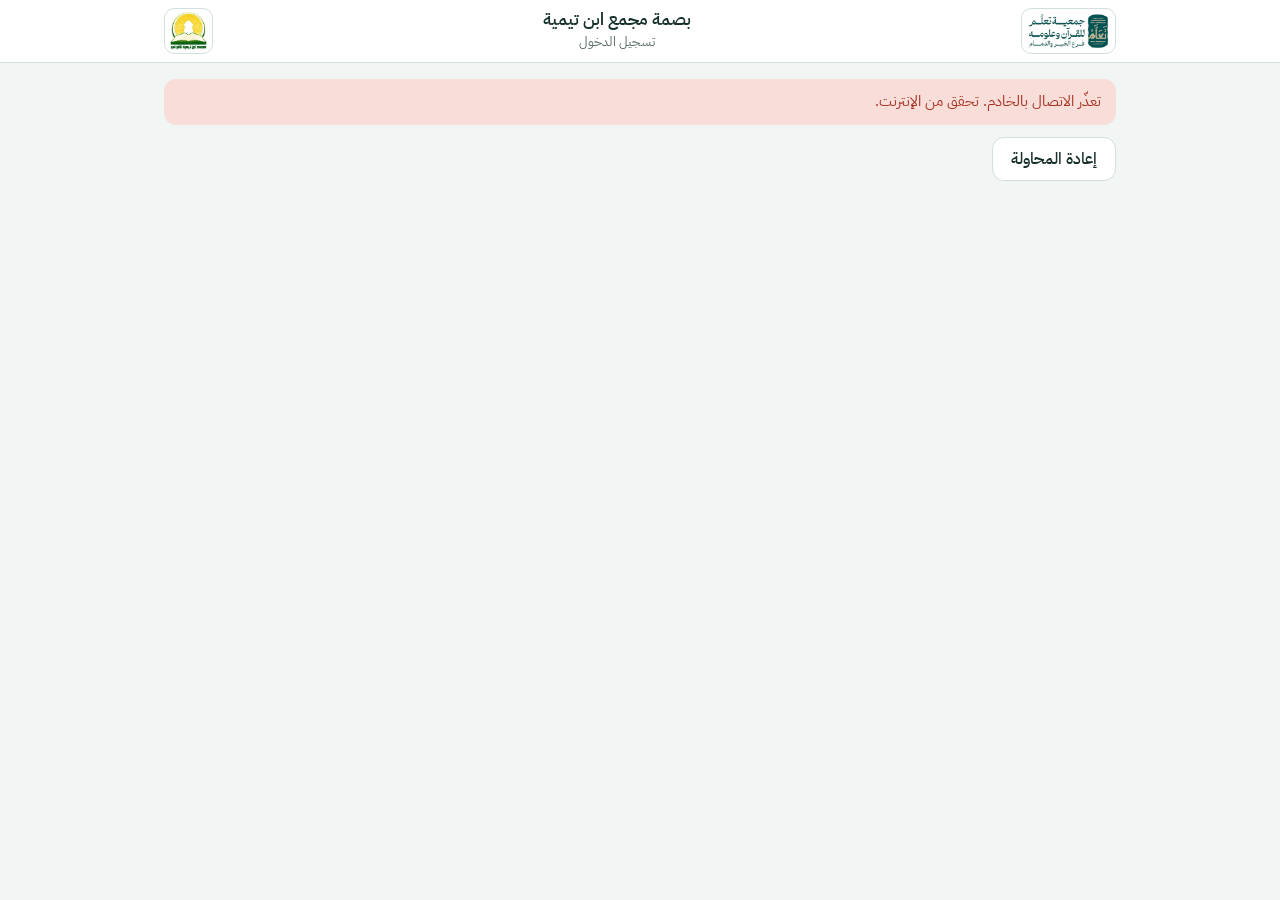
<file: index.html>
<!doctype html>
<html lang="ar" dir="rtl">
<head>
<base target="_top">
<meta charset="utf-8">
<meta name="viewport" content="width=device-width, initial-scale=1, viewport-fit=cover">
<title>بصمة مجمع ابن تيمية</title>
<link rel="preconnect" href="https://script.google.com" crossorigin>
<link rel="preconnect" href="https://script.googleusercontent.com" crossorigin>
<link rel="dns-prefetch" href="https://script.googleusercontent.com">
<link rel="manifest" href="manifest.webmanifest">
<meta name="theme-color" content="#0C4F47">
<meta name="mobile-web-app-capable" content="yes">
<meta name="apple-mobile-web-app-capable" content="yes">
<meta name="apple-mobile-web-app-title" content="بصمة مجمع ابن تيمية">
<meta name="apple-mobile-web-app-status-bar-style" content="default">
<link rel="icon" type="image/png" sizes="48x48" href="favicon-48.png?v=11">
<link rel="icon" type="image/png" sizes="192x192" href="icon-192.png?v=11">
<link rel="apple-touch-icon" href="apple-touch-icon.png?v=11">
<link rel="preconnect" href="https://fonts.googleapis.com">
<link rel="preconnect" href="https://fonts.gstatic.com" crossorigin>
<link href="https://fonts.googleapis.com/css2?family=Amiri:wght@700&family=IBM+Plex+Sans+Arabic:wght@400;500;600&display=swap" rel="stylesheet" media="print" onload="this.media='all'">
<style>
:root{
  --bg:#F1F5F4; --surface:#FFFFFF; --surface2:#F6F9F8; --text:#16302C; --muted:#586C68; --line:#D3DFDC;
  --primary:#0C4F47; --primary-h:#093F39; --on-primary:#FFFFFF; --primary-soft:#DCECE8;
  --out:#20342F; --on-out:#FFFFFF;
  --gold:#D9A800; --gold-soft:#FBF1CC;
  --ok:#1D7446; --ok-soft:#DDF1E5; --warn:#855400; --warn-soft:#FCEFCF; --bad:#A93222; --bad-soft:#F8DDD8;
  --shadow:0 1px 2px rgba(12,40,36,.06),0 6px 18px rgba(12,40,36,.05);
  color-scheme:light dark;
}
@media (prefers-color-scheme:dark){
  :root:not([data-theme="light"]){--bg:#0E1917;--surface:#15231F;--surface2:#1B2B27;--text:#E6F0EE;--muted:#9DB4AF;--line:#2B403B;--primary:#4FB3A6;--primary-h:#66C6B9;--on-primary:#06201C;--primary-soft:#173630;--out:#D7E6E3;--on-out:#0E1917;--gold:#F0C419;--gold-soft:#3A3010;--ok:#5CCB8B;--ok-soft:#143526;--warn:#F0B84D;--warn-soft:#3A2C10;--bad:#F08A7A;--bad-soft:#3F1B16;--shadow:none}
}
:root[data-theme="dark"]{--bg:#0E1917;--surface:#15231F;--surface2:#1B2B27;--text:#E6F0EE;--muted:#9DB4AF;--line:#2B403B;--primary:#4FB3A6;--primary-h:#66C6B9;--on-primary:#06201C;--primary-soft:#173630;--out:#D7E6E3;--on-out:#0E1917;--gold:#F0C419;--gold-soft:#3A3010;--ok:#5CCB8B;--ok-soft:#143526;--warn:#F0B84D;--warn-soft:#3A2C10;--bad:#F08A7A;--bad-soft:#3F1B16;--shadow:none}
*,*::before,*::after{box-sizing:border-box}
[hidden]{display:none!important}
body{margin:0;background:var(--bg);color:var(--text);font:400 16px/1.65 'IBM Plex Sans Arabic','Segoe UI',Tahoma,system-ui,sans-serif;-webkit-text-size-adjust:100%}
button,input,select,textarea{font:inherit;color:inherit}
button{cursor:pointer}
:focus-visible{outline:3px solid var(--gold);outline-offset:2px;border-radius:8px}
.ltr{direction:ltr;unicode-bidi:isolate;display:inline-block}
svg.i{width:22px;height:22px;fill:none;stroke:currentColor;stroke-width:1.8;stroke-linecap:round;stroke-linejoin:round;flex:none}

.appbar{position:sticky;top:0;z-index:20;background:var(--surface);border-bottom:1px solid var(--line)}
.appbar .in{max-width:980px;margin:0 auto;display:grid;grid-template-columns:auto 1fr auto;align-items:center;gap:12px;padding:8px 14px}
.appbar .lg{background:#fff;border-radius:10px;padding:3px 5px;display:flex;align-items:center;border:1px solid var(--line)}
.appbar .lg img{height:38px;width:auto;display:block}
.appbar .ttl{text-align:center;min-width:0}
.appbar .ttl b{display:block;font-weight:600;font-size:17px;line-height:1.3}
.appbar .ttl span{display:block;color:var(--muted);font-size:13px;white-space:nowrap;overflow:hidden;text-overflow:ellipsis}
.acctbar{max-width:980px;margin:0 auto;padding:8px 14px 0;display:flex;gap:8px;flex-wrap:wrap}
.acctbar .btn svg.i{width:16px;height:16px;margin-inline-end:4px}

.navwrap{max-width:980px;margin:0 auto;padding:10px 14px 0}
.nav{display:flex;gap:6px;overflow-x:auto}
.nav button{position:relative;display:flex;align-items:center;gap:8px;border:1px solid var(--line);background:var(--surface);border-radius:12px;padding:9px 14px;min-height:44px;font-weight:500;white-space:nowrap;color:var(--text)}
.nav button[aria-current="page"]{background:var(--primary);border-color:var(--primary);color:var(--on-primary)}
.nav .bd{background:var(--bad);color:#fff;border-radius:999px;font-size:12px;min-width:20px;height:20px;line-height:20px;text-align:center;padding:0 5px;font-weight:600}
@media (max-width:719px){
  .navwrap{position:fixed;bottom:0;left:0;right:0;z-index:30;background:var(--surface);border-top:1px solid var(--line);padding:6px 6px calc(6px + env(safe-area-inset-bottom,0px))}
  .nav{gap:2px;overflow:visible}
  .nav button{flex:1;flex-direction:column;gap:2px;border:0;background:transparent;padding:6px 2px;font-size:12px;border-radius:10px;min-height:52px;color:var(--muted)}
  .nav button[aria-current="page"]{background:var(--primary-soft);color:var(--primary)}
  .nav .bd{position:absolute;top:2px;left:calc(50% + 2px)}
}

main{max-width:980px;margin:0 auto;padding:16px 14px 110px}
h2{font-size:20px;margin:6px 0 12px;font-weight:600}
h3{font-size:17px;margin:0 0 8px;font-weight:600}
.card{background:var(--surface);border:1px solid var(--line);border-radius:14px;padding:16px;box-shadow:var(--shadow);margin-bottom:14px}
.muted{color:var(--muted)}
.small{font-size:14px}
.row{display:flex;gap:10px;flex-wrap:wrap;align-items:center}
.sp{flex:1}
.pair{display:grid;grid-template-columns:1fr 1fr;gap:10px}
.empty{border:1.5px dashed var(--line);border-radius:14px;padding:28px 16px;text-align:center;color:var(--muted);background:var(--surface)}
.banner{border-radius:12px;padding:10px 14px;margin-bottom:12px;font-size:14.5px;border:1px solid var(--line);background:var(--surface)}
.banner.warn{background:var(--warn-soft);border-color:transparent;color:var(--warn)}
.banner.bad{background:var(--bad-soft);border-color:transparent;color:var(--bad)}

.btn{display:inline-flex;align-items:center;justify-content:center;gap:8px;min-height:44px;padding:8px 18px;border-radius:12px;border:1px solid var(--line);background:var(--surface);font-weight:500;color:var(--text)}
.btn:hover{background:var(--surface2)}
.btn.primary{background:var(--primary);border-color:var(--primary);color:var(--on-primary)}
.btn.primary:hover{background:var(--primary-h)}
.btn.danger{color:var(--bad);border-color:var(--bad)}
.btn.sm{min-height:38px;padding:4px 12px;font-size:14.5px;border-radius:10px}
.btn[disabled]{opacity:.5;cursor:not-allowed}
.iconbtn{width:44px;height:44px;border-radius:12px;border:1px solid var(--line);background:var(--surface);display:grid;place-items:center;color:var(--text)}
.field{display:grid;gap:4px;margin-bottom:12px}
.field label,.lbl{font-weight:500;font-size:14.5px}
input[type=text],input[type=password],input[type=date],input[type=time],input[type=month],input[type=number],select,textarea{width:100%;min-height:44px;padding:8px 12px;border:1px solid var(--line);border-radius:10px;background:var(--surface);color:var(--text)}
input.pin{letter-spacing:.4em;text-align:center;font-size:20px;font-variant-numeric:tabular-nums}
textarea{resize:vertical;min-height:88px}
.seg{display:inline-flex;border:1px solid var(--line);border-radius:12px;overflow:hidden;background:var(--surface)}
.seg button{border:0;background:transparent;padding:8px 16px;min-height:44px;font-weight:500;color:var(--text)}
.seg button[aria-pressed="true"]{background:var(--primary);color:var(--on-primary)}
.seg button+button{border-inline-start:1px solid var(--line)}
.chip{display:inline-flex;align-items:center;padding:2px 10px;border-radius:999px;font-size:13.5px;font-weight:500;background:var(--surface2);color:var(--muted);white-space:nowrap}
.pushcard{border:1px solid var(--primary);background:var(--primary-soft);border-radius:12px;padding:12px 14px}
.pushcard b{display:inline-flex;align-items:center;gap:6px}
.chip.ok{background:var(--ok-soft);color:var(--ok)}
.chip.warn{background:var(--warn-soft);color:var(--warn)}
.chip.bad{background:var(--bad-soft);color:var(--bad)}
.chip.pri{background:var(--primary-soft);color:var(--primary)}
.switch{display:flex;align-items:flex-start;gap:12px;margin:8px 0}
.switch input{width:22px;height:22px;margin-top:4px;accent-color:var(--primary);flex:none}
.pick{display:flex;gap:12px;align-items:center;padding:10px 12px;border:1px solid var(--line);border-radius:12px;margin-bottom:8px;background:var(--surface)}
.pick input{width:22px;height:22px;accent-color:var(--primary);flex:none}
.pick:has(input:checked){border-color:var(--primary);background:var(--primary-soft)}
.subnav{display:flex;gap:6px;overflow-x:auto;margin:0 0 12px;padding-bottom:4px}
.subnav .btn{white-space:nowrap}
.appbar::after{content:'';position:absolute;inset-inline:0;bottom:-1px;height:2px;background:linear-gradient(90deg,transparent,var(--gold),transparent);background-size:40% 100%;background-repeat:no-repeat;opacity:0;transition:opacity .2s}
body.syncing .appbar::after{opacity:1;animation:sync 1.1s linear infinite}
@keyframes sync{from{background-position:-40% 0}to{background-position:140% 0}}
@media (prefers-reduced-motion:reduce){body.syncing .appbar::after{animation:none}}
.manualbtn{border-color:var(--gold);background:var(--gold-soft);color:var(--text)}
.manualbtn svg.i{width:16px;height:16px}
.audit td{font-size:13.5px;vertical-align:top;text-align:right}
.audit{width:100%;border-collapse:collapse}
.audit th,.audit td{border-bottom:1px solid var(--line);padding:7px 6px}
.audit th{text-align:right;color:var(--muted);font-weight:500;font-size:13px}
.pickbox{max-height:300px;overflow:auto;border:1px solid var(--line);border-radius:12px;padding:8px}
.card h3 svg.i{width:18px;height:18px;vertical-align:-3px}
.stats{display:grid;grid-template-columns:repeat(auto-fit,minmax(110px,1fr));gap:10px;margin-bottom:14px}
.stat{background:var(--surface);border:1px solid var(--line);border-radius:12px;padding:10px 12px;text-align:center}
.stat b{display:block;font-size:22px;font-weight:700}
.stat span{font-size:12.5px;color:var(--muted)}
.dash-row{display:flex;flex-wrap:wrap;gap:16px;align-items:center;justify-content:center}
.legend{display:flex;flex-wrap:wrap;gap:8px 14px;justify-content:center;font-size:13.5px;max-width:220px}
.legend .lg{display:flex;align-items:center;gap:6px;white-space:nowrap}
.legend .lg i{width:10px;height:10px;border-radius:3px;display:inline-block;flex:none}

.li{display:flex;align-items:center;gap:12px;padding:12px 4px;border-bottom:1px solid var(--line)}
.li:last-child{border-bottom:0}
.li .nm{font-weight:600}
.li .tm{font-variant-numeric:tabular-nums;color:var(--muted);font-size:14.5px}
.tally{display:flex;flex-wrap:wrap;gap:8px 18px;margin:0 0 12px;font-size:15px}
.tally span::before{content:"";display:inline-block;width:10px;height:10px;border-radius:50%;background:var(--c,var(--muted));margin-inline-end:6px}

.stage{display:grid;justify-items:center;gap:6px;padding:6px 0 0;text-align:center}
.stage .dow{font:700 30px/1.2 Amiri,'Traditional Arabic','Noto Naskh Arabic',serif}
.stage .dt{color:var(--muted);font-size:15px;line-height:1.5}
.clock{font-size:44px;font-weight:600;line-height:1.1;margin:14px 0 22px;font-variant-numeric:tabular-nums}
.punch{--c:var(--primary);--f:var(--on-primary);width:224px;height:224px;border-radius:50%;border:0;background:var(--c);color:var(--f);display:grid;place-items:center;align-content:center;gap:8px;position:relative;font-weight:600;font-size:21px;box-shadow:0 0 0 8px var(--bg),0 0 0 10px var(--gold),0 16px 32px rgba(12,79,71,.25)}
.punch svg.i{width:78px;height:78px;stroke-width:1.4}
.punch .sub{font-size:14.5px;font-weight:500;opacity:.9;margin-top:-6px;max-width:180px;line-height:1.3}
.fs{border:1px solid var(--line);border-radius:12px;padding:6px 12px 2px;margin:0 0 10px}
.fs legend{padding:0 6px;font-weight:600;font-size:14.5px}
.punch.out{--c:var(--out);--f:var(--on-out)}
.punch.done,.punch.off,.punch.blocked{--c:var(--surface2);--f:var(--muted);box-shadow:0 0 0 8px var(--bg),0 0 0 10px var(--line);cursor:default}
.punch.blocked span{font-size:16px;padding:0 10px;text-align:center}
.punch:not(.done):not(.off):active{transform:scale(.98)}
.punch.busy::after{content:"";position:absolute;inset:-16px;border-radius:50%;border:3px solid var(--gold);animation:pulse 1.1s ease-out infinite}
@keyframes pulse{from{transform:scale(.94);opacity:.9}to{transform:scale(1.07);opacity:0}}
@media (prefers-reduced-motion:reduce){.punch.busy::after{animation:none;opacity:.7}}
.today2{display:grid;grid-template-columns:1fr 1fr;gap:10px;width:100%;max-width:420px;margin-top:26px}
.today2 div{background:var(--surface);border:1px solid var(--line);border-radius:12px;padding:10px 12px}
.today2 small{display:block;color:var(--muted);font-size:13.5px}
.today2 b{font-size:20px;font-weight:600;font-variant-numeric:tabular-nums}

.ctrl{display:grid;gap:12px}
.ctrl .period{display:flex;flex-wrap:wrap;gap:8px;align-items:center}
.ctrl .period input{width:auto;min-width:150px}
.papers{margin-top:6px;overflow-x:auto;padding-bottom:6px}
.papers .paper{zoom:var(--z,1)}
.editable{cursor:pointer}
.editable:hover{background:#FFF8DB}
.plist{width:100%;max-width:460px;margin-top:22px;text-align:start}

.ov{position:fixed;inset:0;background:rgba(8,24,21,.55);z-index:60;display:grid;place-items:center;padding:16px 14px}
.dlg.wide{max-width:820px}
.bfp{border:1px solid var(--line);border-radius:12px;margin:10px 0;overflow:hidden}
.bfp>.bfh{display:flex;align-items:center;gap:8px;padding:8px 10px;background:var(--primary-soft);font-weight:700}
.bfr{display:flex;flex-wrap:wrap;align-items:center;gap:6px 10px;padding:8px 10px;border-top:1px solid var(--line)}
.bfr.off{opacity:.55}
.bfr .d{min-width:150px;flex:1}
.bfr input[type=time]{width:112px;padding:6px}
.bfr label.t{display:flex;align-items:center;gap:4px;font-size:.85em}
.bfbar{position:sticky;top:-18px;z-index:2;background:var(--surface);padding:8px 0;display:flex;flex-wrap:wrap;gap:6px;align-items:center;border-bottom:1px solid var(--line)}
.dlg{background:var(--surface);color:var(--text);border-radius:16px;padding:18px;width:100%;max-width:480px;max-height:100%;overflow:auto;box-shadow:0 20px 50px rgba(0,0,0,.35)}
.dfoot{display:flex;gap:10px;justify-content:flex-start;margin-top:8px;flex-wrap:wrap}
#toast{position:fixed;inset-inline:0;bottom:calc(84px + env(safe-area-inset-bottom,0px));display:grid;justify-items:center;z-index:70;pointer-events:none;padding:0 14px}
@media (min-width:720px){#toast{bottom:24px}}
#toast div{background:var(--text);color:var(--bg);padding:10px 18px;border-radius:12px;font-size:15px;box-shadow:0 8px 24px rgba(0,0,0,.3);max-width:420px}
#toast div.ok{background:var(--ok);color:#fff}
#toast div.bad{background:var(--bad);color:#fff}
.loading{text-align:center;padding:60px 0;color:var(--muted)}

.paper{background:#fff;color:#000;font-family:'IBM Plex Sans Arabic','Segoe UI',Tahoma,sans-serif;direction:rtl;box-sizing:border-box;width:210mm;margin:0 auto 18px;padding:10mm;box-shadow:0 1px 4px rgba(0,0,0,.3);line-height:1.5;font-size:11pt}
.paper.land{width:297mm;padding:8mm}
.paper *{box-sizing:border-box}
.sh-logos{display:flex;justify-content:space-between;align-items:center}
.sh-logos img{height:22mm;width:auto;max-width:64mm;object-fit:contain;display:block}
.sh-title{font-family:Amiri,'Traditional Arabic','Noto Naskh Arabic',serif;font-weight:700;font-size:26pt;line-height:1.25;text-align:center;margin:1mm 0 3mm;color:#000}
.sh-meta{display:flex;justify-content:space-between;align-items:flex-start;gap:10mm;border-top:1.6pt solid #0C4F47;border-bottom:.6pt solid #0C4F47;padding:2.2mm 1mm;margin-bottom:4mm;font-size:10.5pt}
.sh-meta .rl{font-size:9.5pt;color:#333}
.sh-meta .pl{font-size:10pt}
table.sh{width:100%;border-collapse:collapse;font-size:10pt;text-align:center;color:#000}
table.sh th,table.sh td{border:.6pt solid #555;padding:1.05mm 1.2mm;vertical-align:middle}
table.sh thead th{background:#DDE9E6;font-weight:600;-webkit-print-color-adjust:exact;print-color-adjust:exact}
table.sh thead{display:table-header-group}
table.sh tr{break-inside:avoid}
table.sh td.tm{white-space:nowrap;font-variant-numeric:tabular-nums}
table.sh td.nt{text-align:right;font-size:9pt}
table.sh tr.wk td{border-top:1.6pt solid #0C4F47}
table.sh tr.st-none td{background:#F3E4E1;-webkit-print-color-adjust:exact;print-color-adjust:exact}
table.sh tr.st-hol td{background:#EAEAEA;color:#333;-webkit-print-color-adjust:exact;print-color-adjust:exact}
.linkbtn{background:none;border:0;color:#0C4F47;text-decoration:underline;font:inherit;font-size:10pt;cursor:pointer;min-height:32px;padding:0 6px}
.sh-sum{margin-top:4mm;font-size:10.5pt;border:.6pt solid #555;padding:2mm 3mm}
.sh-foot{margin-top:4mm;font-size:8.5pt;color:#444;text-align:left}
table.mx{font-size:8pt}
table.mx th,table.mx td{padding:.8mm .5mm}
table.mx td.nm{text-align:right;white-space:nowrap;padding-inline:1.5mm;font-size:8.5pt}
table.mx th.n,table.mx td.n{width:7mm}
table.mx th.dh{font-size:7.5pt;line-height:1.25}
table.mx th.dh .ds{font-weight:400}
table.mx th.io{font-size:6pt;font-weight:400;line-height:1.2}
table.mx .c{line-height:1.3;font-size:7.5pt;font-variant-numeric:tabular-nums}
table.mx .c span{display:block;white-space:nowrap}
table.mx .c span+span{border-top:.4pt solid #999}
table.mx .c em{display:block;font-style:normal;font-size:6pt;color:#333}
table.mx .c1{font-size:7pt}
table.mx .c+.c{border-top:.5pt dashed #666;margin-top:.5mm;padding-top:.5mm}
table.mx .c0{color:#555}
table.sh td[rowspan]{vertical-align:middle}
table.mx td.hol,table.mx th.hol{background:#E4E4E4;-webkit-print-color-adjust:exact;print-color-adjust:exact}
table.mx td.none{background:#F3E4E1;-webkit-print-color-adjust:exact;print-color-adjust:exact}
table.mx td.tot{font-weight:600}
table.mx.dense{font-size:7pt}
table.mx.dense .c{font-size:6.4pt}
table.mx.dense td.nm{font-size:7.6pt;padding-inline:1mm}
table.mx.dense th.dh{font-size:6.6pt}
table.mx.dense th.io{font-size:5pt}
table.mx.dense .c em,table.mx.dense .c1{font-size:5.2pt}
@media print{.paper{width:auto!important;margin:0!important;padding:0!important;box-shadow:none!important;break-after:page}.paper:last-child{break-after:auto}.no-print{display:none!important}}

@media print{
  html,body{background:#fff!important}
  .no-print,.appbar,.navwrap,#toast,#modal{display:none!important}
  main{padding:0;max-width:none}
  .papers{overflow:visible;margin:0;padding:0}
  .papers .paper{zoom:1!important}
}
</style>
<style id="pgstyle">@page{size:A4 portrait;margin:10mm}</style>
</head>
<body>
<header class="appbar no-print"><div class="in">
  <div class="lg"><img id="logoTA" alt="شعار جمعية تعلم"></div>
  <div class="ttl"><b>بصمة مجمع ابن تيمية</b><span id="who">&nbsp;</span></div>
  <div class="lg"><img id="logoIB" alt="شعار مجمع ابن تيمية القرآني"></div>
</div></header>
<div class="acctbar no-print" id="acctbar" hidden></div>
<div class="navwrap no-print" hidden><nav class="nav" id="nav" aria-label="التنقل"></nav></div>
<main id="view"><div class="loading">جارٍ التحميل…</div></main>
<div id="modal"></div>
<div id="toast" role="status" aria-live="polite"></div>

<script src="config.js"></script>
<script>
// تحديث تلقائي: يفحص وجود نسخة جديدة عند كل فتح وكل 30 دقيقة، ويطبّقها فوراً دون حذف التطبيق أو إعادة تثبيته
if('serviceWorker' in navigator){
  var hadCtrl=!!navigator.serviceWorker.controller,reloading=false;
  navigator.serviceWorker.addEventListener('controllerchange',function(){
    if(!hadCtrl||reloading)return;
    var go=function(){if(reloading)return;reloading=true;location.reload()};
    var m=document.getElementById('modal');
    if(document.hidden||!m||!m.firstChild)go();else document.addEventListener('visibilitychange',function(){if(document.hidden)go()});
  });
  addEventListener('load',function(){
    navigator.serviceWorker.register('sw.js',{updateViaCache:'none'}).then(function(r){
      var up=function(){r.update().catch(function(){})};
      setInterval(up,30*60000);
      document.addEventListener('visibilitychange',function(){if(!document.hidden)up()});
    }).catch(function(){});
  });
}
</script>
<script>
'use strict';
const LOGO_TA='logo-ta.png', LOGO_IB='logo-ib.jpg';
const SHEET_CSS=`.paper{background:#fff;color:#000;font-family:'IBM Plex Sans Arabic','Segoe UI',Tahoma,sans-serif;direction:rtl;box-sizing:border-box;width:210mm;margin:0 auto 18px;padding:10mm;box-shadow:0 1px 4px rgba(0,0,0,.3);line-height:1.5;font-size:11pt}
.paper.land{width:297mm;padding:8mm}
.paper *{box-sizing:border-box}
.sh-logos{display:flex;justify-content:space-between;align-items:center}
.sh-logos img{height:22mm;width:auto;max-width:64mm;object-fit:contain;display:block}
.sh-title{font-family:Amiri,'Traditional Arabic','Noto Naskh Arabic',serif;font-weight:700;font-size:26pt;line-height:1.25;text-align:center;margin:1mm 0 3mm;color:#000}
.sh-meta{display:flex;justify-content:space-between;align-items:flex-start;gap:10mm;border-top:1.6pt solid #0C4F47;border-bottom:.6pt solid #0C4F47;padding:2.2mm 1mm;margin-bottom:4mm;font-size:10.5pt}
.sh-meta .rl{font-size:9.5pt;color:#333}
.sh-meta .pl{font-size:10pt}
table.sh{width:100%;border-collapse:collapse;font-size:10pt;text-align:center;color:#000}
table.sh th,table.sh td{border:.6pt solid #555;padding:1.05mm 1.2mm;vertical-align:middle}
table.sh thead th{background:#DDE9E6;font-weight:600;-webkit-print-color-adjust:exact;print-color-adjust:exact}
table.sh thead{display:table-header-group}
table.sh tr{break-inside:avoid}
table.sh td.tm{white-space:nowrap;font-variant-numeric:tabular-nums}
table.sh td.nt{text-align:right;font-size:9pt}
table.sh tr.wk td{border-top:1.6pt solid #0C4F47}
table.sh tr.st-none td{background:#F3E4E1;-webkit-print-color-adjust:exact;print-color-adjust:exact}
table.sh tr.st-hol td{background:#EAEAEA;color:#333;-webkit-print-color-adjust:exact;print-color-adjust:exact}
.linkbtn{background:none;border:0;color:#0C4F47;text-decoration:underline;font:inherit;font-size:10pt;cursor:pointer;min-height:32px;padding:0 6px}
.sh-sum{margin-top:4mm;font-size:10.5pt;border:.6pt solid #555;padding:2mm 3mm}
.sh-foot{margin-top:4mm;font-size:8.5pt;color:#444;text-align:left}
table.mx{font-size:8pt}
table.mx th,table.mx td{padding:.8mm .5mm}
table.mx td.nm{text-align:right;white-space:nowrap;padding-inline:1.5mm;font-size:8.5pt}
table.mx th.n,table.mx td.n{width:7mm}
table.mx th.dh{font-size:7.5pt;line-height:1.25}
table.mx th.dh .ds{font-weight:400}
table.mx th.io{font-size:6pt;font-weight:400;line-height:1.2}
table.mx .c{line-height:1.3;font-size:7.5pt;font-variant-numeric:tabular-nums}
table.mx .c span{display:block;white-space:nowrap}
table.mx .c span+span{border-top:.4pt solid #999}
table.mx .c em{display:block;font-style:normal;font-size:6pt;color:#333}
table.mx .c1{font-size:7pt}
table.mx .c+.c{border-top:.5pt dashed #666;margin-top:.5mm;padding-top:.5mm}
table.mx .c0{color:#555}
table.sh td[rowspan]{vertical-align:middle}
table.mx td.hol,table.mx th.hol{background:#E4E4E4;-webkit-print-color-adjust:exact;print-color-adjust:exact}
table.mx td.none{background:#F3E4E1;-webkit-print-color-adjust:exact;print-color-adjust:exact}
table.mx td.tot{font-weight:600}
table.mx.dense{font-size:7pt}
table.mx.dense .c{font-size:6.4pt}
table.mx.dense td.nm{font-size:7.6pt;padding-inline:1mm}
table.mx.dense th.dh{font-size:6.6pt}
table.mx.dense th.io{font-size:5pt}
table.mx.dense .c em,table.mx.dense .c1{font-size:5.2pt}
@media print{.paper{width:auto!important;margin:0!important;padding:0!important;box-shadow:none!important;break-after:page}.paper:last-child{break-after:auto}.no-print{display:none!important}}`;
const TZ='Asia/Riyadh';
const DAYS=['الأحد','الاثنين','الثلاثاء','الأربعاء','الخميس','الجمعة','السبت'];
const ICON={
  finger:'<path d="M12 10a2 2 0 0 0-2 2c0 1.02-.1 2.51-.26 4"/><path d="M14 13.12c0 2.38 0 6.38-1 8.88"/><path d="M17.29 21.02c.12-.6.43-2.3.5-3.02"/><path d="M2 12a10 10 0 0 1 18-6"/><path d="M2 16h.01"/><path d="M21.8 16c.2-2 .131-5.354 0-6"/><path d="M5 19.5C5.5 18 6 15 6 12a6 6 0 0 1 .34-2"/><path d="M8.65 22c.21-.66.45-1.32.57-2"/><path d="M9 6.8a6 6 0 0 1 9 5.2v2"/>',
  clip:'<rect width="8" height="4" x="8" y="2" rx="1"/><path d="M16 4h2a2 2 0 0 1 2 2v14a2 2 0 0 1-2 2H6a2 2 0 0 1-2-2V6a2 2 0 0 1 2-2h2"/><path d="M12 11h4"/><path d="M12 16h4"/><path d="M8 11h.01"/><path d="M8 16h.01"/>',
  file:'<path d="M15 2H6a2 2 0 0 0-2 2v16a2 2 0 0 0 2 2h12a2 2 0 0 0 2-2V7Z"/><path d="M14 2v4a2 2 0 0 0 2 2h4"/><path d="M10 9H8"/><path d="M16 13H8"/><path d="M16 17H8"/>',
  users:'<path d="M16 21v-2a4 4 0 0 0-4-4H6a4 4 0 0 0-4 4v2"/><circle cx="9" cy="7" r="4"/><path d="M22 21v-2a4 4 0 0 0-3-3.87"/><path d="M16 3.13a4 4 0 0 1 0 7.75"/>',
  sliders:'<line x1="21" x2="14" y1="4" y2="4"/><line x1="10" x2="3" y1="4" y2="4"/><line x1="21" x2="12" y1="12" y2="12"/><line x1="8" x2="3" y1="12" y2="12"/><line x1="21" x2="16" y1="20" y2="20"/><line x1="12" x2="3" y1="20" y2="20"/><line x1="14" x2="14" y1="2" y2="6"/><line x1="8" x2="8" y1="10" y2="14"/><line x1="16" x2="16" y1="18" y2="22"/>',
  cal:'<path d="M8 2v4"/><path d="M16 2v4"/><rect width="18" height="18" x="3" y="4" rx="2"/><path d="M3 10h18"/><path d="m9 16 2 2 4-4"/>',
  print:'<path d="M6 18H4a2 2 0 0 1-2-2v-5a2 2 0 0 1 2-2h16a2 2 0 0 1 2 2v5a2 2 0 0 1-2 2h-2"/><path d="M6 9V3a1 1 0 0 1 1-1h10a1 1 0 0 1 1 1v6"/><rect x="6" y="14" width="12" height="8" rx="1"/>',
  down:'<path d="M21 15v4a2 2 0 0 1-2 2H5a2 2 0 0 1-2-2v-4"/><path d="m7 10 5 5 5-5"/><path d="M12 15V3"/>',
  next:'<path d="m9 18 6-6-6-6"/>', prev:'<path d="m15 18-6-6 6-6"/>',
  plus:'<path d="M5 12h14"/><path d="M12 5v14"/>',
  edit:'<path d="M12 20h9"/><path d="M16.5 3.5a2.12 2.12 0 0 1 3 3L7 19l-4 1 1-4Z"/>',
  check:'<path d="M20 6 9 17l-5-5"/>',
  refresh:'<path d="M3 12a9 9 0 0 1 15-6.7L21 8"/><path d="M21 3v5h-5"/><path d="M21 12a9 9 0 0 1-15 6.7L3 16"/><path d="M8 16H3v5"/>',
  mail:'<rect width="20" height="16" x="2" y="4" rx="2"/><path d="m22 7-8.97 5.7a1.94 1.94 0 0 1-2.06 0L2 7"/>',
  bell:'<path d="M10.27 21a2 2 0 0 0 3.46 0"/><path d="M3.26 15.33A1 1 0 0 0 4 17h16a1 1 0 0 0 .74-1.67C19.41 13.96 18 12.5 18 8A6 6 0 0 0 6 8c0 4.5-1.41 5.96-2.74 7.33"/>',
  shield:'<path d="M20 13c0 5-3.5 7.5-7.66 8.95a1 1 0 0 1-.67-.01C7.5 20.5 4 18 4 13V6a1 1 0 0 1 1-1c2 0 4.5-1.2 6.24-2.72a1.17 1.17 0 0 1 1.52 0C14.51 3.81 17 5 19 5a1 1 0 0 1 1 1z"/><path d="m9 12 2 2 4-4"/>',
  chart:'<path d="M3 3v16a2 2 0 0 0 2 2h16"/><rect x="7" y="13" width="3" height="5" rx="1"/><rect x="12" y="9" width="3" height="9" rx="1"/><rect x="17" y="5" width="3" height="13" rx="1"/>'
};
const ic=n=>`<svg class="i" viewBox="0 0 24 24" aria-hidden="true">${ICON[n]}</svg>`;

/* ---------- أدوات ---------- */
const $=(s,el=document)=>el.querySelector(s);
const $$=(s,el=document)=>[...el.querySelectorAll(s)];
const esc=s=>String(s??'').replace(/[&<>"']/g,c=>({'&':'&amp;','<':'&lt;','>':'&gt;','"':'&quot;',"'":'&#39;'}[c]));
const pad=n=>String(n).padStart(2,'0');
const ymd=d=>`${d.getFullYear()}-${pad(d.getMonth()+1)}-${pad(d.getDate())}`;
const parse=s=>{const [y,m,d]=s.split('-').map(Number);return new Date(y,m-1,d)};
const addDays=(s,n)=>{const d=parse(s);d.setDate(d.getDate()+n);return ymd(d)};
const DPARTS=new Intl.DateTimeFormat('en-CA',{timeZone:TZ,year:'numeric',month:'2-digit',day:'2-digit',hour:'2-digit',minute:'2-digit',hourCycle:'h23'});
function nowParts(){const p={};DPARTS.formatToParts(new Date()).forEach(x=>p[x.type]=x.value);return p}
const today=()=>{const p=nowParts();return `${p.year}-${p.month}-${p.day}`};
const nowHM=()=>{const p=nowParts();return `${p.hour}:${p.minute}`};
const dow=s=>parse(s).getDay();
const isWork=s=>dow(s)<=4;
const weekStart=s=>addDays(s,-dow(s));
const t12=hm=>{if(!hm)return '';const [h,m]=hm.split(':').map(Number);return ((h+11)%12+1)+':'+pad(m)+(h<12?' ص':' م')};
const t12c=hm=>{if(!hm)return '';const [h,m]=hm.split(':').map(Number);return ((h+11)%12+1)+':'+pad(m)+(h<12?'ص':'م')};
const ltr=s=>`<span class="ltr">${s}</span>`;
const HF=new Intl.DateTimeFormat('en-u-ca-islamic-umalqura-nu-latn',{year:'numeric',month:'numeric',day:'numeric'});
function hij(s){try{const p={};HF.formatToParts(parse(s)).forEach(x=>p[x.type]=x.value);return `${p.year}/${pad(p.month)}/${pad(p.day)}`}catch(e){return ''}}
const greg=s=>s.replace(/-/g,'/');
const HLONG=new Intl.DateTimeFormat('ar-SA-u-ca-islamic-umalqura-nu-latn',{day:'numeric',month:'long',year:'numeric'});
const GLONG=new Intl.DateTimeFormat('ar-SA-u-ca-gregory-nu-latn',{day:'numeric',month:'long',year:'numeric'});
const dLabel=d=>`${DAYS[dow(d)]} ${ltr(hij(d))}هـ | ${ltr(greg(d))}م`;

/* ---------- تخزين محلي للجلسة ---------- */
const mem={};
const Store={get:k=>{try{return localStorage.getItem(k)}catch(e){return mem[k]||null}},set:(k,v)=>{try{localStorage.setItem(k,v)}catch(e){mem[k]=v}},del:k=>{try{localStorage.removeItem(k)}catch(e){delete mem[k]}}};
const Slots={admin:null,teacher:null};
(function loadSlots(){
  ['admin','teacher'].forEach(r=>{try{Slots[r]=JSON.parse(Store.get('att_sess_'+r)||'null')}catch(e){Slots[r]=null}});
  if(!Slots.admin&&!Slots.teacher){
    try{const old=JSON.parse(Store.get('att_sess')||'null');if(old&&old.role){Slots[old.role]=old;Store.set('att_sess_'+old.role,JSON.stringify(old))}}catch(e){}
  }
  Store.del('att_sess');
})();
function saveSlot(role){if(Slots[role])Store.set('att_sess_'+role,JSON.stringify(Slots[role]));else Store.del('att_sess_'+role)}
let ActiveRole=Store.get('att_active')||(Slots.admin?'admin':Slots.teacher?'teacher':'');
let Sess=ActiveRole?Slots[ActiveRole]:null;
function setActive(role){ActiveRole=role;Sess=role?Slots[role]:null;if(role)Store.set('att_active',role);else Store.del('att_active')}

/* ---------- الاتصال بالخادم ---------- */
const API_URL=/^https:\/\/script\.google\.com\//.test(String(window.API_URL||'').trim())?String(window.API_URL).trim():'';
const PWA=!!API_URL&&!(window.google&&window.google.script);
function call(action,payload){
  const pl=Object.assign({},payload||{});if(Sess&&Sess.token)pl.token=Sess.token;
  const req={action,payload:pl};
  const bad=r=>{const e=new Error((r&&r.error)||'حدث خطأ');e.auth=!!(r&&r.auth);return e};
  if(window.google&&google.script&&google.script.run){
    return new Promise((res,rej)=>{
      google.script.run
        .withSuccessHandler(r=>{if(r&&r.ok)res(r);else rej(bad(r))})
        .withFailureHandler(()=>rej(new Error('تعذّر الاتصال بالخادم. تحقق من الإنترنت.')))
        .api(req);
    });
  }
  if(!API_URL)return Promise.reject(new Error('لم يُضبط رابط الخادم. عدّل ملف config.js.'));
  return fetch(API_URL,{method:'POST',headers:{'Content-Type':'text/plain;charset=utf-8'},body:JSON.stringify(req),redirect:'follow'})
    .then(r=>r.json().catch(()=>{throw new Error('استجابة غير صحيحة من الخادم. تأكد من الرابط ومن أن الوصول «أي شخص».')}),()=>{throw new Error('تعذّر الاتصال بالخادم. تحقق من الإنترنت.')})
    .then(r=>{if(r&&r.ok)return r;throw bad(r)});
}

/* ---------- الحالة ---------- */
const S={today:'',ver:-1,holidays:{},shifts:{},att:{},requests:[],teachers:{},me:null,sheetUrl:'',settings:{},extra:[],duty:[],messages:[],admin:null,users:[],permNames:{}};
const U={tab:null,busy:false,rep:null,list:null,lmode:'teacher',lsel:'',err:''};

function setState(st){
  S._raw=st;
  S.ver=st.ver;S.att=st.att||{};S.requests=st.requests||[];S.sheetUrl=st.sheetUrl||'';
  S.holidays={};Object.entries(st.holidays||{}).forEach(([d,n])=>S.holidays[d]={name:n});
  S.shifts=st.shifts||{};S.settings=st.settings||{};S.extra=st.extra||[];S.duty=st.duty||[];S.messages=st.messages||[];S.admin=st.admin||null;S.users=st.users||[];S.permNames=st.permNames||{};
  if(st.role==='teacher'){S.me=st.me;S.teachers={[st.me.id]:{name:st.me.name,role:st.me.role,active:true,order:0,activated:true,kind:st.me.kind||'teacher',shiftIds:st.me.shiftIds||[]}}}
  else{S.me=null;S.teachers=st.teachers||{}}
  scheduleRender();
}
const cacheKey=()=>Sess?'att_cache_'+Sess.role+'_'+(Sess.uid||Sess.tid||''):'';
async function loadState(){
  const r=await call('state');setState(r.state);
  try{const k=cacheKey();if(k){const j=JSON.stringify(r.state);if(j.length<1500000)Store.set(k,j)}}catch(e){}
  U.syncing=false;scheduleRender();
  if(Push.synced!==ActiveRole+(Sess&&Sess.token||'').slice(-8)){Push.synced=ActiveRole+(Sess&&Sess.token||'').slice(-8);Push.active=false;pushSync()}
}
// يعرض آخر بيانات محفوظة على الجهاز فوراً (فتح سريع) ثم يحدّثها من الخادم
function loadCached(){
  try{const k=cacheKey(),j=k&&Store.get(k);if(j){setState(JSON.parse(j));U.syncing=true;return true}}catch(e){}
  return false;
}
const isAdmin=()=>!!Sess&&Sess.role==='admin';
const isOwner=()=>isAdmin()&&(!S.admin||S.admin.owner);
const can=perm=>isAdmin()&&(!S.admin||S.admin.owner||(S.admin.perms||[]).includes(perm));
// كل زر إجراء في الإدارة والصلاحية التي يحتاجها: يُخفى الزر عمّن لا يملك الصلاحية (والخادم يرفض أيضاً)
const ACT_PERM={qin:'att',editday:'att',saveday:'att',delday:'att',delrange:'att',
  approve:'req',rejectm:'req',dorej:'req',undo:'req',delreq:'req',
  addt:'people',editt:'people',toggleact:'people',resetpin:'people',delt:'people',
  addshift:'shifts',editshift:'shifts',delshift:'shifts',assignshift:'shifts',bulkflag:'shifts',addhol:'shifts',delhol:'shifts',bulkopen:'att',bulkload:'att',bulkgo:'att',
  savedutyset:'duty',dutycell:'duty',dutydated:'duty',dutydel:'duty',saveextraset:'duty',saveextra:'duty',extradel:'duty',
  savemsgset:'msgs',sendmsg:'msgs',msgdel:'msgs',
  savebehavior:'settings',savepush:'settings',savelocation:'settings',saveremind:'settings',resolvemap:'settings',
  newuser:'owner',edituser:'owner',deluser:'owner',saveowner:'owner'};
function applyPerms(root){
  if(!isAdmin()||isOwner())return;
  $$('[data-act]',root).forEach(el=>{const pm=ACT_PERM[el.dataset.act];if(pm&&!(pm==='owner'?isOwner():can(pm)))el.remove()});
}
const teachersSorted=()=>Object.entries(S.teachers).map(([id,t])=>({id,...t})).sort((a,b)=>(a.order||0)-(b.order||0)||String(a.name).localeCompare(String(b.name),'ar'));

const mins=hm=>{const [h,m]=hm.split(':').map(Number);return h*60+m};
const fmtDur=m=>m<60?`${m} د`:`${Math.floor(m/60)} س${m%60?` ${m%60} د`:''}`;
const kindLabel=k=>k==='staff'?'موظف':'معلم';
const shiftText=sh=>sh?`${sh.name?sh.name+': ':''}${t12(sh.start)} – ${t12(sh.end)}`:'';
const byStart=(a,b)=>mins(a.start)-mins(b.start);
function personShifts(tid){
  const t=S.teachers[tid];
  return ((t&&t.shiftIds)||[]).map(id=>S.shifts[id]?{id,...S.shifts[id]}:null).filter(Boolean).sort(byStart);
}
const recsOf=(tid,d)=>(S.att[tid]&&S.att[tid][d])||[];
/* ---------- الدوام الإضافي (يوم إجازة أو سبت أو فترة إضافية) ---------- */
const offDay=d=>!isWork(d)||!!S.holidays[d];
const extrasOn=(tid,d)=>S.settings.extraEnabled===false?[]:S.extra.filter(x=>x.tid===tid&&x.date===d);
const worksOn=(tid,d)=>!offDay(d)||extrasOn(tid,d).length>0;
// الفترات المطلوبة من الفرد في يوم محدد: المعتادة (في أيام الدوام) + ما كُلّف به إضافياً
function shiftsOn(tid,d){
  const base=offDay(d)?[]:((S.teachers[tid]&&S.teachers[tid].shiftIds)||[]);
  const ids=base.concat(extrasOn(tid,d).map(x=>x.sid).filter(id=>id&&!base.includes(id)));
  return ids.map(id=>S.shifts[id]?{id,...S.shifts[id]}:null).filter(Boolean).sort(byStart);
}
/* ---------- المناوبة ---------- */
const dutyLabel=t=>t==='end'?'مناوبة الانصراف':'مناوبة الاستقبال';
const dutyHint=t=>t==='end'?'بعد نهاية الدوام حتى انصراف الطلاب':'قبل بداية الدوام لاستقبال الطلاب';
const dutyAt=(type,sh)=>type==='end'?(sh.de||sh.end):(sh.ds||sh.start);
const dutyTime=x=>dutyAt(x.type,x.sh);
// نص موعد المناوبة: الاستقبال من بداية المناوبة حتى بداية الدوام، والانصراف من نهاية الدوام حتى انصراف آخر طالب
const dutyWhenOf=(type,sh)=>type==='end'
  ?(sh.de&&sh.de>sh.end?`من ${t12(sh.end)} حتى ${t12(sh.de)} (انصراف آخر طالب)`:`الساعة ${t12(sh.end)}`)
  :(sh.ds&&sh.ds<sh.start?`من ${t12(sh.ds)} حتى ${t12(sh.start)}`:`الساعة ${t12(sh.ds||sh.start)}`);
const dutyWhen=x=>dutyWhenOf(x.type,x.sh);
// مناوبات فرد في يوم: الأسبوعية (في أيام الدوام فقط) + المحددة بتاريخ
function dutyOn(tid,d){
  if(S.settings.dutyEnabled===false)return [];
  const wd=String(dow(d)),normal=!offDay(d);
  return S.duty.filter(x=>(!tid||x.tid===tid)&&(x.day===d||(normal&&x.day===wd)))
    .map(x=>({...x,sh:S.shifts[x.sid]})).filter(x=>x.sh).sort((a,b)=>mins(dutyTime(a))-mins(dutyTime(b)));
}
const fillDuty=(t,x)=>String(t||'').replace(/\{الفترة\}/g,x.sh.name).replace(/\{الوقت\}/g,t12(dutyTime(x)));
const manualOK=sh=>(S.settings.manualAll!==false)||!!(sh&&sh.manual);
const myMsgs=()=>S.settings.messagesEnabled===false?[]:S.messages.filter(m=>m.tid===Sess.tid);
const unreadCount=()=>myMsgs().filter(m=>!m.read).length;
function excuses(tid,d){
  return S.requests.filter(r=>r.tid===tid&&r.status==='approved'&&(
    (r.type==='absence'&&r.from<=d&&d<=(r.to||r.from))||(r.type==='leave'&&r.from===d)));
}
// فترات يوم لفرد: ما سُجِّل فعلاً + الفترات المخصصة له ولم تُسجَّل
function periodsOf(tid,d){
  const assigned=shiftsOn(tid,d),used=new Set(),out=[];
  recsOf(tid,d).forEach(r=>{
    let sh=null;
    if(r.ss&&r.se)sh={name:r.sn||'',start:r.ss,end:r.se,grace:r.sg||0};
    else if(r.sid&&S.shifts[r.sid])sh={...S.shifts[r.sid]};
    const m=assigned.find(a=>(r.sid&&a.id===r.sid)||(!r.sid&&sh&&a.start===sh.start&&a.end===sh.end));
    if(m){used.add(m.id);if(!sh)sh={...m}}
    if(sh&&!sh.name&&m)sh.name=m.name;
    out.push({sid:m?m.id:(r.sid||''),sh,rec:r});
  });
  assigned.forEach(a=>{if(!used.has(a.id))out.push({sid:a.id,sh:{name:a.name,start:a.start,end:a.end,grace:a.grace||0},rec:null})});
  if(!out.length)out.push({sid:'',sh:null,rec:null});
  const key=p=>p.sh?mins(p.sh.start):(p.rec&&p.rec.i?mins(p.rec.i):9999);
  return out.sort((x,y)=>key(x)-key(y));
}
const noneLabel=()=>(!S.settings||S.settings.autoAbsentEnabled!==false)?'غياب':'لم يسجّل';
const leaveText=lv=>'استئذان'+(lv.tf?` من ${t12(lv.tf)}${lv.tt?' إلى '+t12(lv.tt):''}`:'');
const overlaps=(x,sh)=>{if(!sh||(!x.tf&&!x.tt))return true;const lf=x.tf||'00:00',lt=x.tt||'23:59';return lf<sh.end&&lt>sh.start};
// فترة واحدة قد تُسجَّل أكثر من مرة (عودة بعد استئذان معتمد): القيم مفصولة بفواصل بنفس الترتيب
function legsOf(r){
  const il=(r&&r.i||'').split(',').map(x=>x.trim()).filter(Boolean);
  const ol=(r&&r.o||'').split(',').map(x=>x.trim()).filter(Boolean);
  const n=Math.max(il.length,ol.length),out=[];
  for(let k=0;k<n;k++)out.push({in:il[k]||'',out:ol[k]||''});
  return out;
}
// عدد الاستئذانات المعتمدة اليوم التي تغطي هذه الفترة؛ كل واحد يمنح فرصة عودة واحدة
function approvedLeaveCount(tid,d,sh){
  return excuses(tid,d).filter(x=>x.type==='leave'&&overlaps(x,sh)).length;
}
// حالة الفترة الآن: todo (لم تبدأ) / open (حضور بلا انصراف) / reopenable (أُغلقت ولا يزال هناك فرصة عودة من استئذان معتمد) / done
function periodLiveState(tid,p){
  const legs=p.rec?legsOf(p.rec):[];
  if(!legs.length||!legs.some(l=>l.in||l.out))return 'todo';
  const last=legs[legs.length-1];
  if(last.in&&!last.out)return 'open';
  const allowed=1+approvedLeaveCount(tid,today(),p.sh);
  return legs.length<allowed?'reopenable':'done';
}
// من لديه أكثر من فترة: لا يُقبل تسجيل حضور (أو عودة) فترته إلا ضمن وقتها المحدد (±MULTI_EARLY/MULTI_LATE دقيقة). الانصراف غير مقيّد بهذا.
const MULTI_EARLY=15,MULTI_LATE=30;
function strictWindowBlocked(tid,sh){
  if(!sh||shiftsOn(tid,today()).length<=1)return null;
  const now=mins(nowHM()),lo=mins(sh.start)-MULTI_EARLY,hi=mins(sh.end)+MULTI_LATE;
  return (now<lo||now>hi)?true:null;
}
function periodStatus(p,d,ex,T,h,abs){
  const legs=p.rec?legsOf(p.rec):[],notes=[];
  const lv=ex.find(x=>x.type==='leave'&&overlaps(x,p.sh));
  const has=legs.some(l=>l.in||l.out);
  if(has){
    const sh=p.sh,first=legs[0],last=legs[legs.length-1],open=!!(last.in&&!last.out);
    let late=0,early=0;
    if(sh&&!lv){
      if(first.in){const m=mins(first.in)-mins(sh.start);if(m>sh.grace)late=m}
      if(!open&&last.out){const m=mins(sh.end)-mins(last.out);if(m>sh.grace)early=m}
    }
    if(legs.length>1){
      for(let k=0;k<legs.length-1;k++){if(legs[k].out&&legs[k+1].in)notes.push(`عاد ${t12(legs[k+1].in)} بعد استئذان (خرج ${t12(legs[k].out)})`)}
    } else if(lv)notes.push(leaveText(lv));
    if(late)notes.push('تأخر '+fmtDur(late));
    if(early)notes.push('خروج مبكر '+fmtDur(early));
    if(open&&d<T)notes.push('لم يسجّل الانصراف');
    if(p.rec.a)notes.push('تعديل من الإدارة'+(p.rec.by?` (${byAtTxt(p.rec.by,p.rec.at)})`:'')+(p.rec.n?': '+p.rec.n:''));
    return {k:'present',in:first.in||'',out:last.out||'',legs,late,early,adjusted:!!p.rec.a,leave:!!lv,label:'حاضر',note:notes.join('، ')};
  }
  if(h)return {k:'holiday',label:'إجازة رسمية',note:h.name||''};
  if(abs)return {k:'absent_ok',label:'غياب بعذر',note:''};
  if(lv)return {k:'leave',label:'استئذان',note:leaveText(lv)};
  if(d>T)return {k:'future',label:'',note:''};
  const autoAbsent=!S.settings||S.settings.autoAbsentEnabled!==false;
  const dueEnd=p.sh?mins(p.sh.end):24*60;
  const stillDue=d===T&&(!autoAbsent||mins(nowHM())<dueEnd);
  if(stillDue)return {k:'pending',label:'لم يسجّل بعد',note:''};
  return {k:'none',label:autoAbsent?'غياب':'لم يسجّل',note:p.rec&&p.rec.a?'تعديل من الإدارة':''};
}
function dayStatus(tid,d){
  const hasExtra=extrasOn(tid,d).length>0,worked=recsOf(tid,d).length>0;
  if(!isWork(d)&&!hasExtra&&!worked)return {k:'off',label:'',note:'',periods:[],in:'',out:'',late:0,early:0,leave:false,adjusted:false};
  const T=today(),h=(hasExtra||(!isWork(d)&&worked))?null:S.holidays[d],ex=excuses(tid,d),abs=ex.find(x=>x.type==='absence');
  const periods=periodsOf(tid,d).map(p=>({...p,st:periodStatus(p,d,ex,T,h,abs)}));
  const pres=periods.filter(p=>p.st.k==='present');
  let k,label;
  if(pres.length){k='present';label='حاضر'}
  else if(h){k='holiday';label='إجازة رسمية'}
  else if(abs){k='absent_ok';label='غياب بعذر'}
  else if(periods.some(p=>p.st.k==='leave')){k='leave';label='استئذان'}
  else if(d>T){k='future';label=''}
  else if(periods.every(p=>p.st.k==='none')){k='none';label='غياب'}
  else{k='pending';label='لم يسجّل بعد'}
  const multi=periods.length>1;
  const note=periods.map(p=>{const n=k==='holiday'?(h.name||''):p.st.note;return n?(multi&&p.sh&&p.sh.name?p.sh.name+': ':'')+n:''}).filter(Boolean).join('؛ ');
  return {k,label,note,periods,
    in:pres.length?pres[0].st.in:'',out:pres.length?[...pres].reverse().map(p=>p.st.out).find(Boolean)||'':'',
    late:periods.filter(p=>p.st.late).length,early:periods.filter(p=>p.st.early).length,
    leave:periods.some(p=>p.st.leave),adjusted:periods.some(p=>p.st.adjusted)};
}
function summarize(tid,days){
  const s={present:0,leave:0,absent:0,none:0,holiday:0,late:0,early:0,missP:0,lateMin:0,earlyMin:0};
  days.forEach(d=>{const st=dayStatus(tid,d);
    if(st.k==='present'){s.present++;st.periods.forEach(p=>{if(p.st.k==='none')s.missP++})}
    else if(st.k==='absent_ok')s.absent++;else if(st.k==='none')s.none++;else if(st.k==='holiday')s.holiday++;
    if(st.k==='leave'||st.leave)s.leave++;
    s.late+=st.late;s.early+=st.early;
    st.periods.forEach(p=>{s.lateMin+=(p.st.late||0);s.earlyMin+=(p.st.early||0)});});
  return s;
}

/* ---------- قفل البصمة الاختياري على الجوال ---------- */
const b64u={
  enc:b=>btoa(String.fromCharCode(...new Uint8Array(b))).replace(/\+/g,'-').replace(/\//g,'_').replace(/=+$/,''),
  dec:s=>{s=s.replace(/-/g,'+').replace(/_/g,'/');while(s.length%4)s+='=';return Uint8Array.from(atob(s),c=>c.charCodeAt(0))}
};
const Bio={
  supported:()=>!!(window.PublicKeyCredential&&navigator.credentials),
  async register(label){
    const cred=await navigator.credentials.create({publicKey:{
      challenge:crypto.getRandomValues(new Uint8Array(32)),
      rp:{name:'حضور وانصراف المعلمين والموظفين'},
      user:{id:new TextEncoder().encode(String(Sess.tid)).slice(0,64),name:label,displayName:label},
      pubKeyCredParams:[{type:'public-key',alg:-7},{type:'public-key',alg:-257}],
      authenticatorSelection:{authenticatorAttachment:'platform',userVerification:'required',residentKey:'discouraged'},
      timeout:60000,attestation:'none'}});
    return b64u.enc(cred.rawId);
  },
  async verify(credId){
    await navigator.credentials.get({publicKey:{
      challenge:crypto.getRandomValues(new Uint8Array(32)),
      allowCredentials:[{type:'public-key',id:b64u.dec(credId)}],
      userVerification:'required',timeout:60000}});
    return true;
  }
};
function bioErr(e){
  const m=String(e&&e.message||'');
  if(/permissions policy|not allowed by the user agent|feature is denied/i.test(m)||(e&&e.name==='SecurityError'))return 'المتصفح لا يسمح بالبصمة داخل هذه الصفحة. أوقف قفل البصمة من «حسابي» واعتمد على الرمز.';
  if(e&&e.name==='NotAllowedError')return 'لم يكتمل التحقق بالبصمة. حاول مرة أخرى.';
  if(e&&e.name==='NotSupportedError')return 'هذا الجهاز لا يدعم البصمة.';
  if(e&&e.name==='InvalidStateError')return 'تم تفعيل بصمة هذا الجهاز سابقاً.';
  return /[\u0600-\u06FF]/.test(m)?m:'تعذّر التحقق بالبصمة. حاول مرة أخرى.';
}

/* ---------- واجهة عامة ---------- */
let toastT;
function toast(msg,kind=''){const t=$('#toast');t.innerHTML=`<div class="${kind}">${esc(msg)}</div>`;clearTimeout(toastT);toastT=setTimeout(()=>t.innerHTML='',3600)}
function openModal(title,body,foot,cls){
  setTimeout(()=>applyPerms($('#modal')),0);
  const keep=/keep/.test(cls||'');
  $('#modal').innerHTML=`<div class="ov" ${keep?'':'data-ov="1"'}><div class="dlg ${esc(cls||'')}" role="dialog" aria-modal="true" aria-label="${esc(title)}"><h3>${esc(title)}</h3>${body}<div class="dfoot">${foot}</div></div></div>`;
  const f=$('#modal input:not([type=radio]),#modal textarea,#modal select');if(f&&matchMedia('(pointer:fine)').matches)f.focus();
}
function closeModal(){
  if(window.__offShiftResolve){const f=window.__offShiftResolve;window.__offShiftResolve=null;f(false)}
  $('#modal').innerHTML='';
}
const empty=t=>`<div class="empty">${t}</div>`;
let pendingRender=false,rq=0;
function scheduleRender(){
  if(rq)return;
  rq=requestAnimationFrame(()=>{rq=0;const a=document.activeElement;
    if(a&&$('#view').contains(a)&&/^(INPUT|SELECT|TEXTAREA)$/.test(a.tagName)){pendingRender=true;return}
    render();});
}
document.addEventListener('focusout',()=>{if(pendingRender){pendingRender=false;setTimeout(scheduleRender,0)}});
function downloadText(name,text){
  try{const a=document.createElement('a');a.href=URL.createObjectURL(new Blob([text],{type:'text/csv;charset=utf-8'}));a.download=name;document.body.appendChild(a);a.click();setTimeout(()=>{URL.revokeObjectURL(a.href);a.remove()},800);toast('تم تجهيز الملف','ok')}
  catch(e){toast('تعذّر تنزيل الملف من هذا المتصفح','bad')}
}
function logout(msg){
  const leaving=ActiveRole;
  if(leaving){Slots[leaving]=null;saveSlot(leaving)}
  U.tab=null;U.rep=null;U.addMode=false;closeModal();
  const other=leaving==='admin'?'teacher':leaving==='teacher'?'admin':'';
  if(other&&Slots[other]){
    setActive(other);
    loadState().then(render).catch(()=>{setActive('');U.list=null;U.lsel='';render();loadList()});
  } else {
    setActive('');U.list=null;U.lsel='';render();loadList();
  }
  if(msg)toast(msg);
}
// التبديل بين حساب الإدارة وحساب المعلم/الموظف على هذا الجهاز، أو إضافة حساب آخر دون تسجيل خروج من الحالي
async function switchAccount(role){
  if(Slots[role]){
    setActive(role);U.tab=null;U.rep=null;U.addMode=false;closeModal();
    render();
    try{await loadState();window.__sumShown=false;maybeGreet();render()}
    catch(e){if(e.auth){Slots[role]=null;saveSlot(role);setActive('');toast('انتهت الجلسة. سجّل الدخول من جديد.');render();loadList()}}
  } else {
    U.lmode=role;U.addMode=true;U.err='';U.lsel='';closeModal();render();
    loadList();
  }
}
async function guard(fn){
  if(U.busy)return false;U.busy=true;
  try{await fn();return true}
  catch(e){if(e&&e.auth&&Sess)logout('انتهت الجلسة. سجّل الدخول من جديد.');else toast((e&&e.message)||'حدث خطأ','bad');return false}
  finally{U.busy=false}
}
// تنفيذ إجراء على الخادم ثم تحديث الحالة
async function act(action,payload,okMsg,afterOk){
  const ok=await guard(async()=>{const r=await call(action,payload);if(r.state)setState(r.state);if(okMsg)toast(typeof okMsg==='function'?okMsg(r):okMsg,'ok')});
  if(ok&&afterOk)afterOk();
  return ok;
}

/* ---------- تسجيل الدخول ---------- */
async function loadList(){
  U.err='';
  if(!U.list){try{const c=JSON.parse(Store.get('att_list')||'null');if(c){U.list=c.list;U.admins=c.admins;scheduleRender()}}catch(e){}}
  try{const r=await call('list');U.list=r.list;U.admins=r.admins||[];try{Store.set('att_list',JSON.stringify({list:r.list,admins:U.admins}))}catch(e){}}
  catch(e){if(!U.list)U.err=e.message}
  scheduleRender();
}
function loginScreen(){
  if(U.err)return `<div class="banner bad">${esc(U.err)}</div><button class="btn" data-act="retry">إعادة المحاولة</button>`;
  if(!U.list)return '<div class="loading">جارٍ التحميل…</div>';
  const admin=U.lmode==='admin';
  let body;
  const pinField=(id,label,ac)=>`<div class="field"><label for="${id}">${label}</label><input class="pin" type="password" inputmode="numeric" autocomplete="${ac}" id="${id}" maxlength="8" data-enter="dologin"></div>`;
  if(admin){
    const ad=U.admins||[];
    body=(ad.length>1?`<div class="field"><label for="lu">المستخدم</label><select id="lu" data-bind="lusr">${ad.map(x=>`<option value="${esc(x.id)}" ${x.id===(U.lusr||'admin')?'selected':''}>${esc(x.name)}</option>`).join('')}</select></div>`:'')
      +pinField('lp','رمز الدخول','current-password')+`<button class="btn primary" data-act="dologin">دخول</button>`;
  }
  else{
    const sel=U.list.find(x=>x.id===U.lsel);
    body=`<div class="field"><label for="ln">الاسم</label><select id="ln" data-bind="lsel"><option value="">اختر اسمك…</option>${U.list.map(x=>`<option value="${esc(x.id)}" ${x.id===U.lsel?'selected':''}>${esc(x.name)}${x.kind==='staff'?' (موظف)':''}${x.activated?'':' (لم يفعّل بعد)'}</option>`).join('')}</select></div>`;
    if(sel&&sel.activated)body+=pinField('lp','رمز الدخول','current-password')+`<button class="btn primary" data-act="dologin">دخول</button>`;
    else if(sel)body+=`<p class="muted small" style="margin-top:0">هذه أول مرة لك. أنشئ رمز دخول من 4 إلى 8 أرقام واحفظه، فستحتاجه عند الدخول من أي جوال.</p>`+pinField('lp','الرمز الجديد','new-password')+`<div class="field"><label for="lp2">أعد كتابة الرمز</label><input class="pin" type="password" inputmode="numeric" autocomplete="new-password" id="lp2" maxlength="8" data-enter="doactivate"></div><button class="btn primary" data-act="doactivate">تفعيل حسابي والدخول</button>`;
    if(!U.list.length)body=empty('لم تضف الإدارة الأسماء بعد.');
  }
  const cancel=U.addMode?`<button class="btn sm" data-act="canceladd" style="margin-bottom:12px">${ic('prev')}العودة لحسابي</button>`:'';
  return `<div class="card" style="max-width:460px;margin-inline:auto">${cancel}<h2>${U.addMode?'إضافة حساب آخر على هذا الجهاز':'تسجيل الدخول'}</h2>
    ${installCard()}<div class="seg" role="group" aria-label="نوع الحساب" style="margin:10px 0 14px"><button data-act="lmode" data-v="teacher" aria-pressed="${!admin}" ${U.addMode?'disabled':''}>معلم / موظف</button><button data-act="lmode" data-v="admin" aria-pressed="${admin}" ${U.addMode?'disabled':''}>الإدارة</button></div>${body}</div>`;
}
async function afterLogin(r){
  Slots[r.role]={token:r.token,role:r.role,tid:r.tid||'',uid:r.uid||'',name:r.name};saveSlot(r.role);
  setActive(r.role);U.tab=null;U.rep=null;U.addMode=false;window.__sumShown=false;
  await loadState();
  if(document.activeElement&&document.activeElement.blur)document.activeElement.blur();
  maybeGreet();
  render();
}
function maybeGreet(){
  if(Sess&&Sess.role==='teacher'&&S.me&&!window.__sumShown){window.__sumShown=true;setTimeout(()=>toast(monthSummaryLine(S.me.id)),450)}
}
async function doLogin(){
  const pin=($('#lp')||{}).value||'';
  if(!/^\d{4,8}$/.test(pin)){toast('اكتب الرمز (4 إلى 8 أرقام)','bad');return}
  if(U.lmode==='teacher'&&!U.lsel){toast('اختر اسمك أولاً','bad');return}
  await guard(async()=>{
    const r=U.lmode==='admin'?await call('adminLogin',{pin,uid:U.lusr||'admin'}):await call('login',{tid:U.lsel,pin});
    await afterLogin(r);
  });
}
async function doActivate(){
  const p1=($('#lp')||{}).value||'',p2=($('#lp2')||{}).value||'';
  if(!/^\d{4,8}$/.test(p1)){toast('الرمز يجب أن يكون من 4 إلى 8 أرقام','bad');return}
  if(p1!==p2){toast('الرمزان غير متطابقين','bad');return}
  await guard(async()=>{const r=await call('activate',{tid:U.lsel,pin:p1});await afterLogin(r);toast('تم تفعيل حسابك','ok')});
}

/* ---------- الهيكل ---------- */
const pendingRequests=()=>S.requests.filter(r=>r.status==='pending'&&S.teachers[r.tid]);
function tabsFor(){
  if(!Sess)return [];
  if(isAdmin())return [['today','اليوم','cal'],['dash','المؤشرات','chart'],['requests','الطلبات','clip',pendingRequests().length],['reports','الكشوف','file'],['teachers','الأفراد','users'],['settings','الإعدادات','sliders']];
  return [['punch','البصمة','finger'],['inbox','رسائلي','mail',unreadCount()],['myreq','طلباتي','clip'],['mysheet','كشفي','file']];
}
function acctBarHtml(){
  if(U.addMode)return '';
  const chips=[];
  if(Slots.admin)chips.push(['admin','الإدارة'+(Slots.admin.name&&Slots.admin.name!=='الإدارة'?': '+Slots.admin.name:''),ActiveRole==='admin']);
  if(Slots.teacher)chips.push(['teacher',Slots.teacher.name||'حسابي',ActiveRole==='teacher']);
  if(!chips.length)return '';
  let html=chips.map(([r,l,act])=>`<button class="btn sm${act?' primary':''}" data-act="switchacct" data-r="${r}">${act?ic('check'):''}${esc(l)}</button>`).join('');
  const missing=['admin','teacher'].find(r=>!Slots[r]);
  if(missing)html+=`<button class="btn sm" data-act="switchacct" data-r="${missing}">${ic('plus')}${missing==='admin'?'دخول كإدارة':'دخول كمعلم أو موظف'}</button>`;
  return html;
}
function renderChrome(){
  const tabs=U.addMode?[]:tabsFor();if(tabs.length&&!tabs.some(t=>t[0]===U.tab))U.tab=tabs[0][0];
  $('.navwrap').hidden=!tabs.length;
  $('#nav').innerHTML=tabs.map(([k,l,i,b])=>`<button data-act="tab" data-k="${k}" ${U.tab===k?'aria-current="page"':''}>${ic(i)}<span>${l}</span>${b?`<span class="bd" aria-label="${b} طلبات معلقة">${b}</span>`:''}</button>`).join('');
  document.body.classList.toggle('syncing',!!U.syncing);
  $('#who').textContent=U.addMode?'إضافة حساب':!Sess?'تسجيل الدخول':isAdmin()?'لوحة الإدارة'+(S.admin&&S.admin.name?' — '+S.admin.name:''):Sess.name;
  const ab=$('#acctbar'),abHtml=acctBarHtml();ab.hidden=!abHtml;ab.innerHTML=abHtml;
}
function render(){
  renderChrome();
  const v=$('#view');
  if(U.addMode){v.innerHTML=loginScreen();return}
  if(!Sess){v.innerHTML=loginScreen();return}
  if(S.ver<0){v.innerHTML=U.err?`<div class="banner bad">${esc(U.err)}</div><button class="btn" data-act="retryState">إعادة المحاولة</button>`:'<div class="loading">جارٍ التحميل…</div>';return}
  let html='';
  if(isAdmin())html=({today:todayScreen,dash:dashScreen,requests:requestsScreen,reports:()=>reportScreen(null),teachers:teachersScreen,settings:settingsScreen})[U.tab]();
  else html=({punch:punchScreen,inbox:inboxScreen,myreq:myReqScreen,mysheet:()=>reportScreen(Sess.tid)})[U.tab]();
  v.innerHTML=html;
  applyPerms(v);
  fitPapers();tickClock();
}

/* ---------- شاشة المعلم: البصمة ---------- */
function suggestPeriod(tid){
  const T=today(),ps=periodsOf(tid,T).map(p=>({...p,live:periodLiveState(tid,p)}));
  const open=ps.find(p=>p.live==='open');
  if(open)return {kind:'out',p:open};
  const todo=ps.filter(p=>p.live==='todo'||p.live==='reopenable');
  if(!todo.length)return {kind:'done'};
  const avail=todo.filter(p=>!strictWindowBlocked(tid,p.sh));
  const pool=avail.length?avail:todo;
  const now=mins(nowHM());
  const dist=p=>{if(!p.sh)return 0;const a=mins(p.sh.start),b=mins(p.sh.end);return now<a?a-now:now>b?now-b:0};
  pool.sort((x,y)=>dist(x)-dist(y)||(x.sh?mins(x.sh.start):0)-(y.sh?mins(y.sh.start):0));
  return {kind:'in',p:pool[0],blocked:!avail.length&&todo.length>0};
}
function kindForSid(tid,sid){
  const p=periodsOf(tid,today()).find(x=>x.sid===sid);
  if(!p)return 'in';
  return periodLiveState(tid,p)==='open'?'out':'in';
}
function kindForSid(tid,sid){
  const p=periodsOf(tid,today()).find(x=>x.sid===sid);
  return (p&&p.rec&&p.rec.i&&!p.rec.o)?'out':'in';
}
const OFF_EARLY=60,OFF_LATE=120; // دقائق التسامح قبل بداية الفترة وبعد نهايتها قبل ظهور تنبيه الوقت غير المعتاد
function offShiftWarn(sh){
  if(!sh)return null;
  const now=mins(nowHM()),lo=mins(sh.start)-OFF_EARLY,hi=mins(sh.end)+OFF_LATE;
  return (now<lo||now>hi)?true:null;
}
function beepAlert(){
  try{
    const ctx=new (window.AudioContext||window.webkitAudioContext)();
    const o=ctx.createOscillator(),g=ctx.createGain();
    o.type='sine';o.frequency.value=880;
    g.gain.setValueAtTime(0.0001,ctx.currentTime);
    g.gain.exponentialRampToValueAtTime(0.25,ctx.currentTime+0.02);
    g.gain.exponentialRampToValueAtTime(0.0001,ctx.currentTime+0.35);
    o.connect(g);g.connect(ctx.destination);o.start();o.stop(ctx.currentTime+0.4);
    setTimeout(()=>{try{ctx.close()}catch(e){}},600);
  }catch(e){}
  if(navigator.vibrate)try{navigator.vibrate([120,60,120])}catch(e){}
}
function confirmOffShift(sh,kind){
  return new Promise(res=>{
    const label=kind==='in'?'الحضور':'الانصراف';
    beepAlert();
    openModal('تنبيه: الوقت غير معتاد',`<p style="margin-top:0">الوقت الحالي <b>${esc(t12(nowHM()))}</b> خارج فترة <b>${esc(sh.name||'')}</b> (${t12(sh.start)} – ${t12(sh.end)}).</p><p>هل أنت متأكد أنك تريد تسجيل ${label} الآن؟</p>`,
      `<button class="btn danger" data-act="confirmpunch">نعم، سجّل ${label}</button><button class="btn" data-act="close">إلغاء</button>`);
    window.__offShiftResolve=res;
  });
}
function monthSummaryLine(tid){
  const T=today(),days=workdays(T.slice(0,8)+'01',T),s=summarize(tid,days);
  return `ملخص هذا الشهر حتى اليوم: حضور ${s.present} • استئذان ${s.leave} • غياب بعذر ${s.absent} • غياب ${s.none}${s.holiday?` • إجازات ${s.holiday}`:''}`;
}


/* ---------- تنبيهات الجوال: تصل حتى لو كان الجوال مقفلاً أو التطبيق مغلقاً (Web Push) ---------- */
const Push={active:false,busy:false,checked:false};
const pushSupported=()=>PWA&&('serviceWorker' in navigator)&&('PushManager' in window)&&('Notification' in window);
const b64uToU8=s=>{s=String(s).replace(/-/g,'+').replace(/_/g,'/');while(s.length%4)s+='=';const b=atob(s),o=new Uint8Array(b.length);for(let i=0;i<b.length;i++)o[i]=b.charCodeAt(i);return o};
const u8ToB64u=buf=>{const a=new Uint8Array(buf);let s='';for(let i=0;i<a.length;i++)s+=String.fromCharCode(a[i]);return btoa(s).replace(/\+/g,'-').replace(/\//g,'_').replace(/=+$/,'')};
async function pushReg(){
  let r=await navigator.serviceWorker.getRegistration();
  if(!r)r=await navigator.serviceWorker.register('sw.js',{updateViaCache:'none'});
  return navigator.serviceWorker.ready;
}
// تسجيل اشتراك هذا الجهاز للحساب النشط (فرد أو إدارة)
async function pushSubscribe(interactive){
  if(!pushSupported()||!Sess)return false;
  if(Notification.permission==='denied'){if(interactive)toast('الإشعارات محظورة لهذا التطبيق. فعّلها من إعدادات الجوال ثم أعد المحاولة.','bad');return false}
  if(Notification.permission!=='granted'){
    if(!interactive)return false;
    const pr=await Notification.requestPermission();
    if(pr!=='granted'){toast('لم تُمنح صلاحية الإشعارات','bad');return false}
  }
  const key=(await call('pushKey')).key;
  const reg=await pushReg();
  let sub=await reg.pushManager.getSubscription();
  if(sub){const k=sub.options&&sub.options.applicationServerKey;if(k&&u8ToB64u(k)!==key){try{await sub.unsubscribe()}catch(e){}sub=null}}
  if(!sub)sub=await reg.pushManager.subscribe({userVisibleOnly:true,applicationServerKey:b64uToU8(key)});
  const j=sub.toJSON();
  await call('pushSub',{endpoint:j.endpoint,p256dh:j.keys.p256dh,auth:j.keys.auth,ua:(isIOS()?'iPhone ':'')+navigator.userAgent.slice(0,100)});
  Store.set('att_push_'+Sess.role+'_'+(Sess.tid||Sess.uid||''),j.endpoint+'|'+today());
  Push.active=true;
  return true;
}
// مزامنة صامتة عند كل فتح: تحافظ على ربط الجهاز بالحساب وتجدّد الاشتراك يومياً
async function pushSync(){
  if(!pushSupported()||!Sess||Notification.permission!=='granted')return;
  try{
    const reg=await navigator.serviceWorker.getRegistration();
    const sub=reg&&await reg.pushManager.getSubscription();
    const k='att_push_'+Sess.role+'_'+(Sess.tid||Sess.uid||'');
    if(sub&&Store.get(k)===sub.endpoint+'|'+today()){Push.active=true}
    else await pushSubscribe(false);
  }catch(e){}
  Push.checked=true;scheduleRender();
}
async function pushLeave(){
  // عند تسجيل الخروج: إيقاف تنبيهات هذا الحساب على هذا الجهاز
  try{
    if(!pushSupported()||!Sess)return;
    const reg=await navigator.serviceWorker.getRegistration();const sub=reg&&await reg.pushManager.getSubscription();
    if(sub)await call('pushUnsub',{endpoint:sub.endpoint});
    Store.del('att_push_'+Sess.role+'_'+(Sess.tid||Sess.uid||''));
  }catch(e){}
  Push.active=false;
}
if(PWA&&('serviceWorker' in navigator))navigator.serviceWorker.addEventListener('message',ev=>{
  const m=ev.data||{};
  if(m.type==='push'){beepAlert();toast(m.body||m.title||'');if(Sess)loadState().catch(()=>{})}
  else if(m.type==='refresh'&&Sess)loadState().catch(()=>{});
  else if(m.type==='updated'){U.updateReady=true}
});
try{if(PWA&&('serviceWorker' in navigator))navigator.serviceWorker.startMessages()}catch(e){}
async function pushTest(){
  const reg=await navigator.serviceWorker.getRegistration();const sub=reg&&await reg.pushManager.getSubscription();
  if(!sub)throw new Error('فعّل التنبيهات أولاً');
  await call('pushTest',{endpoint:sub.endpoint});
}
// بطاقة تفعيل التنبيهات (للفرد وللإدارة)
function pushCard(forAdmin){
  const st=S.settings||{};
  if(st.pushEnabled===false)return '';
  const what=forAdmin?'إشعار فوري بالطلبات الجديدة (استئذان أو غياب)':'تذكير الحضور قبل بداية فترتك، وتذكير الانصراف، والمناوبة، ورسائل الإدارة';
  if(!PWA)return `<div class="banner" style="margin-top:12px">لتصلك التنبيهات والجوال مقفل: افتح التطبيق من رابط الجوال (GitHub) وثبّته على الشاشة الرئيسية، ثم فعّل التنبيهات من داخله.</div>`;
  if(isIOS()&&!isStandalone())return `<div class="banner" style="margin-top:12px"><b>تنبيهات الآيفون:</b> أضف التطبيق أولاً إلى الشاشة الرئيسية (زر المشاركة ← «إضافة إلى الشاشة الرئيسية»)، ثم افتحه من أيقونته وفعّل التنبيهات. يتطلب iOS 16.4 أو أحدث.</div>`;
  if(!pushSupported())return `<p class="muted small" style="margin:10px 0 0">هذا المتصفح لا يدعم التنبيهات في الخلفية. استخدم Chrome على أندرويد أو Safari على آيفون بعد تثبيت التطبيق.</p>`;
  if(Notification.permission==='denied')return `<div class="banner" style="margin-top:12px">الإشعارات محظورة لهذا التطبيق على جوالك. افتح إعدادات الجوال ← التطبيقات/الإشعارات ← «بصمة مجمع ابن تيمية» وفعّل الإشعارات، ثم اضغط «تفعيل التنبيهات» هنا.</div>`;
  if(Push.active)return `<div class="row" style="margin-top:12px;align-items:center"><span class="chip ok">${ic('bell')} التنبيهات مفعّلة على هذا الجهاز</span><button class="btn sm" data-act="pushtest">إرسال تنبيه تجريبي</button></div>`;
  return `<div class="pushcard" style="margin-top:12px"><b>${ic('bell')} فعّل تنبيهات الجوال</b><p class="muted small" style="margin:4px 0 8px">تصلك ${what} بالصوت والنص حتى لو كان الجوال مقفلاً أو التطبيق مغلقاً.</p><button class="btn primary" data-act="pushon">تفعيل التنبيهات على هذا الجهاز</button></div>`;
}

/* ---------- تذكير صوتي بالحضور والانصراف (يعمل أثناء فتح التطبيق) ---------- */
const remKey=(sid,kind)=>`att_rem_${Sess&&Sess.tid}_${today()}_${sid||'x'}_${kind}`;
function notify(title,body){
  try{
    if(!Push.active&&window.Notification&&Notification.permission==='granted')new Notification(title,{body,tag:title,silent:false});
  }catch(e){}
  beepAlert();
  toast(body);
}
function checkReminders(){
  if(!Sess||Sess.role!=='teacher'||!S.me)return;
  const T=today(),nowM=mins(nowHM()),st=S.settings||{};
  // رسائل الإدارة الجديدة: تنبيه صوتي ونصي مرة واحدة لكل رسالة
  if(st.messagesEnabled!==false&&st.msgNotifyEnabled!==false){
    const fresh=myMsgs().filter(m=>!m.read&&!Store.get('att_msgn_'+m.id));
    fresh.forEach(m=>Store.set('att_msgn_'+m.id,'1'));
    if(fresh.length)notify('رسالة من الإدارة',fresh.length>1?`لديك ${fresh.length} رسائل جديدة من الإدارة. آخرها: ${fresh[0].text}`:fresh[0].text);
  }
  // تذكير المناوبة قبل موعدها بالمدة المحددة في الإعدادات
  if(st.dutyEnabled!==false&&st.dutyReminderEnabled!==false){
    const lead=Number(st.dutyReminderMinutes)||0;
    dutyOn(Sess.tid,T).forEach(x=>{
      const at=mins(dutyTime(x));
      if(nowM>=at-lead&&nowM<=at+30){
        const k=remKey('duty_'+x.id,x.type);
        if(!Store.get(k)){Store.set(k,'1');notify('تذكير بالمناوبة',fillDuty(x.type==='end'?st.dutyEndText:st.dutyStartText,x)||dutyLabel(x.type))}
      }
    });
  }
  if(st.remindersEnabled===false)return;
  if(!worksOn(Sess.tid,T))return;
  periodsOf(Sess.tid,T).forEach(p=>{
    if(!p.sh)return;
    const live=periodLiveState(Sess.tid,p);
    if((live==='todo'||live==='reopenable')&&nowM>=mins(p.sh.start)&&!strictWindowBlocked(Sess.tid,p.sh)){
      const k=remKey(p.sid,'in');
      if(!Store.get(k)){Store.set(k,'1');notify('تذكير الحضور',(S.settings&&S.settings.remindInText)||'لا تنسَ تسجيل حضورك')}
    }
    if(live==='open'&&nowM>=mins(p.sh.end)){
      const k=remKey(p.sid,'out');
      if(!Store.get(k)){Store.set(k,'1');notify('تذكير الانصراف',(S.settings&&S.settings.remindOutText)||'لا تنسَ تسجيل انصرافك')}
    }
  });
}
setInterval(checkReminders,20000);

/* ---------- رسومات بيانية بسيطة (SVG) بلا أي مكتبات خارجية ---------- */
function svgDonut(segs,size=132,thick=16){
  const total=segs.reduce((a,s)=>a+s.value,0);
  const r=(size-thick)/2,cx=size/2,cy=size/2,C=2*Math.PI*r;
  if(!total)return `<svg viewBox="0 0 ${size} ${size}" width="${size}" height="${size}"><circle cx="${cx}" cy="${cy}" r="${r}" fill="none" stroke="var(--line)" stroke-width="${thick}"/></svg>`;
  let off=0;
  const arcs=segs.filter(s=>s.value>0).map(s=>{
    const frac=s.value/total,len=frac*C,rot=off/total*360-90;off+=s.value;
    return `<circle cx="${cx}" cy="${cy}" r="${r}" fill="none" stroke="${s.color}" stroke-width="${thick}" stroke-dasharray="${len} ${(C-len).toFixed(2)}" transform="rotate(${rot.toFixed(2)} ${cx} ${cy})"/>`;
  }).join('');
  return `<svg viewBox="0 0 ${size} ${size}" width="${size}" height="${size}" role="img" aria-label="رسم دائري">
    <circle cx="${cx}" cy="${cy}" r="${r}" fill="none" stroke="var(--line)" stroke-width="${thick}"/>${arcs}
    <text x="${cx}" y="${cy-3}" text-anchor="middle" font-size="22" font-weight="700" fill="var(--text)">${total}</text>
    <text x="${cx}" y="${cy+17}" text-anchor="middle" font-size="11" fill="var(--muted)">المجموع</text></svg>`;
}
const chartLegend=segs=>`<div class="legend">${segs.filter(s=>s.value>0).map(s=>`<span class="lg"><i style="background:${s.color}"></i>${esc(s.label)} <b>${s.value}</b></span>`).join('')||'<span class="muted small">لا بيانات بعد</span>'}</div>`;
function svgBars(items,{width=520,height=150,color='var(--primary)'}={}){
  const max=Math.max(1,...items.map(i=>i.value)),n=items.length,gap=10,bw=n?(width-gap*(n+1))/n:0;
  const bars=items.map((it,i)=>{
    const h=Math.round((it.value/max)*(height-30)),x=gap+i*(bw+gap),y=height-24-h;
    return `<rect x="${x.toFixed(1)}" y="${y}" width="${bw.toFixed(1)}" height="${h}" rx="3" fill="${color}"/>
      <text x="${(x+bw/2).toFixed(1)}" y="${height-8}" text-anchor="middle" font-size="10" fill="var(--muted)">${esc(it.label)}</text>
      <text x="${(x+bw/2).toFixed(1)}" y="${y-4}" text-anchor="middle" font-size="10.5" fill="var(--text)">${it.value}</text>`;
  }).join('');
  return `<svg viewBox="0 0 ${width} ${height}" width="100%" height="${height}" role="img" aria-label="رسم بياني">${bars}</svg>`;
}
function svgHBars(items,{width=520,barH=22,gap=10,color='var(--bad)'}={}){
  const max=Math.max(1,...items.map(i=>i.value)),height=items.length*(barH+gap)+gap,labelW=Math.min(150,width*0.34);
  const bars=items.map((it,i)=>{
    const y=gap+i*(barH+gap),w=Math.max(2,Math.round((it.value/max)*(width-labelW-46)));
    return `<text x="${width-labelW-8}" y="${(y+barH*0.7).toFixed(1)}" text-anchor="end" font-size="11.5" fill="var(--text)">${esc(it.label)}</text>
      <rect x="${width-labelW}" y="${y}" width="${w}" height="${barH}" rx="4" fill="${color}"/>
      <text x="${width-labelW+w+6}" y="${(y+barH*0.7).toFixed(1)}" font-size="11" fill="var(--muted)">${it.value}</text>`;
  }).join('');
  return `<svg viewBox="0 0 ${width} ${height}" width="100%" height="${height}" role="img" aria-label="ترتيب">${bars}</svg>`;
}
function teacherDashCard(tid){
  const T=today(),days=workdays(T.slice(0,8)+'01',T),s=summarize(tid,days);
  const segs=[
    {label:'حضور',value:s.present,color:'var(--ok)'},
    {label:'استئذان',value:s.leave,color:'var(--warn)'},
    {label:'غياب بعذر',value:s.absent,color:'var(--warn)'},
    {label:noneLabel(),value:s.none,color:'var(--bad)'},
    {label:'إجازات',value:s.holiday,color:'var(--line)'}
  ];
  return `<div class="card" style="margin-top:16px;max-width:420px;width:100%"><h3 style="margin:0 0 6px;text-align:center">ملخص هذا الشهر</h3>
    <div class="dash-row">${svgDonut(segs)}${chartLegend(segs)}</div>
    ${(s.lateMin||s.earlyMin)?`<p class="small muted" style="text-align:center;margin:8px 0 0">إجمالي التأخر ${fmtDur(s.lateMin)}${s.earlyMin?` • الخروج المبكر ${fmtDur(s.earlyMin)}`:''}</p>`:''}</div>`;
}
function punchScreen(){
  const T=today(),tid=Sess.tid,ext=extrasOn(tid,T).length>0,hol=ext?null:S.holidays[T],work=isWork(T)||ext;
  const sg=suggestPeriod(tid),ps=periodsOf(tid,T).map(p=>({...p,live:periodLiveState(tid,p)})),multi=shiftsOn(tid,T).length>1;
  const state=(!work||hol)?'off':sg.kind==='in'&&sg.blocked?'blocked':sg.kind;
  if(state==='in'||state==='out'){if(shiftsOn(tid,T).some(x=>x.reqLoc))geoWarm()}
  const d=parse(T),ex=excuses(tid,T);
  const bigLbl=sg.p&&sg.p.live==='reopenable'?'تسجيل العودة':'تسجيل الحضور';
  const lbl={in:bigLbl,out:'تسجيل الانصراف',done:'تم اليوم',off:'إجازة',blocked:'لا توجد فترة متاحة الآن'}[state];
  const subName=multi&&sg.p&&sg.p.sh&&(state==='in'||state==='out')?sg.p.sh.name:'';
  const bioOn=!!Store.get('att_bio_'+tid);
  const first=ps[0],legs0=first&&first.rec?legsOf(first.rec):[];
  const inTxt=legs0[0]?legs0[0].in:'',outTxt=legs0.length?legs0[legs0.length-1].out:'';
  const shifts=shiftsOn(tid,T);
  return `<div class="stage">
    <div class="dow">${DAYS[d.getDay()]}</div>
    <div class="dt">${HLONG.format(d)}<br>${GLONG.format(d)}م</div>
    ${shifts.length===1?`<div class="chip pri">فترتك: ${esc(shiftText(shifts[0]))}</div>`:multi?`<div class="chip pri">لديك ${shifts.length} فترات اليوم</div>`:''}
    ${!work?'<div class="chip">اليوم خارج أيام الدوام (الأحد إلى الخميس)</div>':hol?`<div class="chip warn">إجازة رسمية${hol.name?': '+esc(hol.name):''}</div>`:''}
    ${ext?`<div class="chip pri">${offDay(T)?'لديك تكليف بالدوام اليوم':'لديك فترة إضافية اليوم'}</div>`:''}
    ${teacherTopNotes(tid,T)}
    <div class="clock" id="clock" aria-hidden="true"></div>
    <button class="punch ${state}${U.busy?' busy':''}" data-act="punch" data-sid="${esc(sg.p?sg.p.sid:'')}" ${state==='done'||state==='off'||state==='blocked'?'disabled':''} aria-label="${lbl}${subName?': '+esc(subName):''}">${state==='done'?ic('check'):ic('finger')}<span>${lbl}</span>${subName?`<span class="sub">${esc(subName)}</span>`:''}</button>
    ${multi?`<div class="card plist"><h3>فترات اليوم</h3>${ps.map(p=>{
      const legs=p.rec?legsOf(p.rec):[];
      const legsTxt=legs.length?legs.map(l=>`${l.in?t12(l.in):'—'} ← ${l.out?t12(l.out):'—'}`).join('، '):'لم يسجّل بعد';
      const blocked=(p.live==='todo'||p.live==='reopenable')&&strictWindowBlocked(tid,p.sh);
      const btnTxt=p.live==='open'?'تسجيل الانصراف':p.live==='reopenable'?'تسجيل العودة':'تسجيل الحضور';
      let action='';
      if(p.live==='done')action='<span class="chip ok">تم</span>';
      else if(!work||hol)action='';
      else if(blocked)action=`<div class="row" style="gap:6px;justify-content:flex-end"><span class="chip" title="متاحة فقط بين ${t12(p.sh.start)} و${t12(p.sh.end)}">غير متاحة الآن</span>${manualOK(p.sh)?`<button class="btn sm manualbtn" data-act="manualopen" data-sid="${esc(p.sid)}">${ic('edit')}وقت يدوي</button>`:''}</div>`;
      else action=`<div class="row" style="gap:6px;justify-content:flex-end"><button class="btn sm" data-act="punchp" data-sid="${esc(p.sid)}">${btnTxt}</button>${manualOK(p.sh)?`<button class="btn sm manualbtn" data-act="manualopen" data-sid="${esc(p.sid)}">${ic('edit')}وقت يدوي</button>`:''}</div>`;
      return `<div class="li"><div class="sp"><div class="nm">${esc(p.sh?p.sh.name:'')}</div><div class="tm">${p.sh?t12(p.sh.start)+' – '+t12(p.sh.end)+'<br>':''}${legsTxt}</div></div>${action}</div>`;
    }).join('')}</div>`
    :`<div class="today2"><div><small>الحضور</small><b>${inTxt?t12(inTxt):'—'}</b></div><div><small>الانصراف</small><b>${outTxt?t12(outTxt):'—'}</b></div></div>
    ${state!=='off'&&state!=='done'&&shifts.length<=1&&manualOK(shifts[0])?`<button class="btn manualbtn" style="margin-top:12px" data-act="manualopen" data-sid="${esc(shifts[0]?shifts[0].id:'')}">${ic('edit')}تسجيل بوقت يدوي (نسيت التوقيع)</button>`:''}`}
    ${ex.length?`<div class="banner" style="margin-top:14px;max-width:420px;width:100%">لديك ${ex.some(x=>x.type==='absence')?'غياب':'استئذان'} معتمد اليوم.</div>`:''}
    <div class="row" style="margin-top:18px"><button class="btn" data-act="newreq">طلب استئذان أو غياب</button></div>
    ${teacherDashCard(tid)}
  </div>
  <div class="card" style="margin-top:26px"><h3>حسابي</h3><div class="row">
    <button class="btn sm" data-act="pinmodal">تغيير الرمز</button>
    ${Bio.supported()?`<button class="btn sm" data-act="${bioOn?'bioOff':'bioOn'}">${bioOn?'إيقاف قفل البصمة':'تفعيل قفل البصمة'}</button>`:''}
    ${!PWA&&('Notification' in window)&&Notification.permission!=='granted'?`<button class="btn sm" data-act="reqnotif">تفعيل تذكير الحضور والانصراف</button>`:''}
    <button class="btn sm" data-act="logout">تسجيل الخروج</button></div>
    ${pushCard(false)}
    ${installCard()}
    <p class="muted small" style="margin:10px 0 0">وقت الحضور والانصراف يُسجَّل من ساعة الخادم وليس من ساعة جوالك.${Bio.supported()?' قفل البصمة اختياري ويعمل على هذا الجوال فقط.':''}${multi?' فترة العمل مقفلة: لا يُقبل تسجيل الحضور إلا ضمن وقتها المحدد.':''}${Push.active?' التذكيرات تصلك على هذا الجهاز حتى لو كان مقفلاً.':' فعّل تنبيهات الجوال لتصلك التذكيرات والجهاز مقفل.'}</p></div>`;
}
function tickClock(){const c=$('#clock');if(c)c.textContent=t12(nowHM())}
setInterval(tickClock,15000);
let curDay=today();
// تحديد الموقع مسبقاً في الخلفية عند فتح صفحة التوقيع حتى يكون جاهزاً لحظة الضغط
const Geo={fix:null,watch:null};
function geoWarm(){
  if(Geo.watch!=null||!navigator.geolocation||document.hidden)return;
  const start=()=>{try{Geo.watch=navigator.geolocation.watchPosition(p=>{Geo.fix={lat:p.coords.latitude,lng:p.coords.longitude,t:Date.now()}},()=>{},{enableHighAccuracy:true,maximumAge:30000,timeout:30000})}catch(e){}};
  // لا يُطلب الإذن عند الفتح: يبدأ فقط إن كان الإذن ممنوحاً من قبل
  try{if(navigator.permissions&&navigator.permissions.query)navigator.permissions.query({name:'geolocation'}).then(r=>{if(r.state==='granted')start()}).catch(()=>{});}catch(e){}
}
function geoStop(){if(Geo.watch!=null){try{navigator.geolocation.clearWatch(Geo.watch)}catch(e){}Geo.watch=null}}
// نسخة أحدث من الواجهة جاهزة: تُطبَّق بهدوء عند مغادرة التطبيق، فيفتح المرة القادمة محدَّثاً
document.addEventListener('visibilitychange',()=>{if(document.hidden){geoStop();if(U.updateReady&&!U.punching){U.updateReady=false;location.reload()}}});
function getLocation(){
  if(Geo.fix&&Date.now()-Geo.fix.t<90000)return Promise.resolve({lat:Geo.fix.lat,lng:Geo.fix.lng});
  return new Promise((res,rej)=>{
    if(!navigator.geolocation){rej(new Error('هذا المتصفح لا يدعم تحديد الموقع.'));return}
    navigator.geolocation.getCurrentPosition(
      p=>{Geo.fix={lat:p.coords.latitude,lng:p.coords.longitude,t:Date.now()};geoWarm();res({lat:Geo.fix.lat,lng:Geo.fix.lng})},
      e=>{
        const msg={1:'رفضتَ إذن الموقع. فعّله من إعدادات المتصفح أو الجوال وحاول مرة أخرى.',2:'تعذّر تحديد موقعك حالياً. تأكد من تفعيل GPS وحاول مرة أخرى.',3:'استغرق تحديد الموقع وقتاً طويلاً. حاول مرة أخرى.'}[e.code]||'تعذّر تحديد الموقع.';
        rej(new Error(msg));
      },
      {enableHighAccuracy:true,timeout:12000,maximumAge:30000}
    );
  });
}
async function doPunch(sid,manualTime){
  sid=sid||'';
  if(U.punching){toast('جارٍ تأكيد التسجيل السابق…');return}
  const T=today();
  if(!worksOn(Sess.tid,T)){toast('اليوم ليس يوم دوام لك','bad');return}
  const sh=sid&&S.shifts[sid]?{id:sid,...S.shifts[sid]}:null;
  const kind=kindForSid(Sess.tid,sid);
  if(!manualTime){
    if(sh&&kind==='in'&&strictWindowBlocked(Sess.tid,sh)){
      toast(`فترة "${sh.name}" من ${t12(sh.start)} إلى ${t12(sh.end)}. لا يمكن تسجيل الحضور فيها الآن.`,'bad');
      return;
    }
    if(sh&&shiftsOn(Sess.tid,today()).length<=1&&offShiftWarn(sh)){
      const ok=await confirmOffShift(sh,kind);
      if(!ok)return;
    }
  }
  let loc=null;
  if(sh&&sh.reqLoc){
    if(!(Geo.fix&&Date.now()-Geo.fix.t<90000))toast('يتم تحديد موقعك...');
    try{loc=await getLocation()}catch(e){toast(e.message,'bad');return}
  }
  // سرعة البرق: يظهر التسجيل فوراً على الشاشة ثم يُؤكَّد من الخادم في الخلفية (ويُتراجع عنه تلقائياً إن رفضه الخادم)
  let method='pin';
  const cred=Store.get('att_bio_'+Sess.tid);
  if(cred){try{await Bio.verify(cred);method='bio'}catch(e){toast(bioErr(e),'bad');return}}
  const hm=manualTime||nowHM(),multiN=shiftsOn(Sess.tid,today()).length>1;
  const undo=optimisticPunch(Sess.tid,sid,kind,hm);
  U.punching=true;document.body.classList.add('syncing');
  toast((kind==='in'?'تم تسجيل الحضور ':'تم تسجيل الانصراف ')+(sh&&multiN?`(${sh.name}) `:'')+t12(hm),'ok');
  render();
  try{
    const r=await call('punch',{method,shiftId:sid,loc,manualTime:manualTime||''});
    setState(r.state);saveCache();
    const pr=dayStatus(Sess.tid,today()).periods.find(p=>p.sid===sid||(r.shiftName&&p.sh&&p.sh.name===r.shiftName));
    const flag=pr?(r.kind==='in'&&pr.st.late?` (تأخر ${fmtDur(pr.st.late)})`:r.kind==='out'&&pr.st.early?` (خروج مبكر ${fmtDur(pr.st.early)})`:''):'';
    if(flag||r.hm!==hm||r.kind!==kind)toast((r.kind==='in'?'تم تسجيل الحضور ':'تم تسجيل الانصراف ')+(r.shiftName&&multiN?`(${r.shiftName}) `:'')+t12(r.hm)+flag,'ok');
    Store.set(remKey(sid,r.kind),'1');
  }catch(e){
    undo();
    if(e&&e.auth&&Sess){logout('انتهت الجلسة. سجّل الدخول من جديد.');return}
    toast('لم يُسجَّل: '+((e&&e.message)||'حدث خطأ'),'bad');
    try{beepAlert()}catch(x){}
  }finally{U.punching=false;document.body.classList.remove('syncing');render()}
}
// تعديل محلي فوري لسجل اليوم (يُستبدل بنسخة الخادم عند وصولها)
function optimisticPunch(tid,sid,kind,hm){
  const T=today(),snap=JSON.stringify((S.att[tid]||{})[T]||null);
  const all=(S.att[tid]=S.att[tid]||{}),day=(all[T]=all[T]||[]);
  let rec=day.find(r=>sid?r.sid===sid:!r.sid);
  if(!rec){
    const x=sid&&S.shifts[sid];rec={sid:sid||'',i:'',o:'',a:0,n:''};
    if(x){rec.ss=x.start;rec.se=x.end;rec.sg=x.grace||0;rec.sn=x.name}
    day.push(rec);
  }
  if(kind==='in')rec.i=rec.i?rec.i+','+hm:hm;else rec.o=rec.o?rec.o+','+hm:hm;
  return ()=>{const o=JSON.parse(snap);if(o)all[T]=o;else delete all[T];render()};
}
function saveCache(){try{const k=cacheKey();if(k){const j=JSON.stringify(S._raw);if(j.length<1500000)Store.set(k,j)}}catch(e){}}
function manualTimeModal(sid){
  const sh=sid?S.shifts[sid]:null,now=nowHM();
  if(sid&&!sh)return;
  const kind=kindForSid(Sess.tid,sid)==='out'?'الانصراف':'الحضور';
  const hi=sh?(now<sh.end?now:sh.end):now,val=sh?(now>=sh.start&&now<=sh.end?now:(now<sh.start?sh.start:sh.end)):now;
  openModal('تسجيل '+kind+' بوقت يدوي',`<p class="muted small" style="margin-top:0">${sh?`فترة «${esc(sh.name)}» من ${t12(sh.start)} إلى ${t12(sh.end)}. `:''}اختر الوقت الفعلي الذي ${kind==='الحضور'?'حضرت':'انصرفت'} فيه. ${sh?'يجب أن يكون ضمن حدود الفترة و':'يجب أن '}لا يتجاوز الوقت الحالي، ويظهر للإدارة أنه تسجيل يدوي.</p>
    <div class="field"><label for="mt-t">وقت ${kind}</label><input type="time" id="mt-t" ${sh?`min="${sh.start}"`:''} max="${hi}" value="${val>hi?hi:val}"></div>`,
    `<button class="btn primary" data-act="submitmanual" data-sid="${esc(sid)}">تسجيل</button><button class="btn" data-act="close">إلغاء</button>`);
}
async function bioOn(){
  await guard(async()=>{Store.set('att_bio_'+Sess.tid,await Bio.register(Sess.name||'معلم'));toast('تم تفعيل قفل البصمة','ok')}).then(()=>scheduleRender());
}
function pinModal(){
  openModal('تغيير الرمز',`<div class="field"><label for="pn0">الرمز الحالي</label><input class="pin" type="password" inputmode="numeric" id="pn0" maxlength="8"></div><div class="field"><label for="pn1">الرمز الجديد</label><input class="pin" type="password" inputmode="numeric" id="pn1" maxlength="8"></div><div class="field"><label for="pn2">أعد كتابة الرمز الجديد</label><input class="pin" type="password" inputmode="numeric" id="pn2" maxlength="8"></div>`,
    `<button class="btn primary" data-act="savepin">حفظ</button><button class="btn" data-act="close">إلغاء</button>`);
}
async function savePin(){
  const o=$('#pn0').value,n=$('#pn1').value,n2=$('#pn2').value;
  if(!/^\d{4,8}$/.test(n)){toast('الرمز الجديد يجب أن يكون من 4 إلى 8 أرقام','bad');return}
  if(n!==n2){toast('الرمزان الجديدان غير متطابقين','bad');return}
  await guard(async()=>{const r=await call('changePin',{oldPin:o,newPin:n});Sess.token=r.token;Slots[ActiveRole]=Sess;saveSlot(ActiveRole);closeModal();toast('تم تغيير الرمز','ok')});
}

/* ---------- الطلبات ---------- */
const reqDesc=r=>{
  if(r.type==='absence'){const same=!r.to||r.to===r.from;return same?`غياب ${DAYS[dow(r.from)]} ${ltr(greg(r.from))}`:`غياب من ${ltr(greg(r.from))} إلى ${ltr(greg(r.to))}`}
  return `استئذان ${DAYS[dow(r.from)]} ${ltr(greg(r.from))}${r.tf?` من ${t12(r.tf)}`:''}${r.tt?` إلى ${t12(r.tt)}`:''}`;
};
const statusChip=r=>(r.status==='pending'?'<span class="chip warn">بانتظار الموافقة</span>':r.status==='approved'?'<span class="chip ok">تمت الموافقة</span>':'<span class="chip bad">مرفوض</span>')+(r.status!=='pending'&&(r.decBy||r.decAt)?`<div class="muted small" style="margin-top:2px">${esc(byAtTxt(r.decBy,r.decAt))}</div>`:'');
const byAt=(a,b)=>String(b.at).localeCompare(String(a.at));
function myReqScreen(){
  const mine=[...S.requests].sort(byAt);
  return `<div class="row" style="margin-bottom:10px"><h2 style="margin:0">طلباتي</h2><span class="sp"></span><button class="btn primary" data-act="newreq">${ic('plus')}طلب جديد</button></div>
  ${mine.length?`<div class="card">${mine.map(r=>`<div class="li" style="align-items:flex-start"><div class="sp"><div class="nm">${reqDesc(r)}</div><div class="muted small">${esc(r.reason||'')}</div>${r.note?`<div class="small" style="margin-top:4px">ملاحظة الإدارة: ${esc(r.note)}</div>`:''}</div><div style="text-align:end;display:grid;gap:6px;justify-items:end">${statusChip(r)}${r.status==='pending'?`<button class="btn sm" data-act="cancelreq" data-id="${esc(r.id)}">إلغاء الطلب</button>`:''}</div></div>`).join('')}</div>`:empty('لم ترسل أي طلب بعد. يمكنك طلب استئذان أو غياب، ولا يُعتمد إلا بموافقة الإدارة.')}`;
}
function newReqModal(){
  const T=today();
  openModal('طلب جديد',`
    <div class="field"><span class="lbl">نوع الطلب</span><div class="seg" role="group"><button type="button" data-act="rtype" data-v="leave" aria-pressed="true">استئذان</button><button type="button" data-act="rtype" data-v="absence" aria-pressed="false">غياب</button></div></div>
    <div class="field"><label for="rq-from" id="rq-fl">التاريخ</label><input type="date" id="rq-from" value="${T}"></div>
    <div id="rq-abs" hidden class="field"><label for="rq-to">إلى تاريخ (اختياري لغياب أكثر من يوم)</label><input type="date" id="rq-to" value=""></div>
    <div id="rq-lv" class="pair"><div class="field"><label for="rq-tf">من الساعة</label><input type="time" id="rq-tf"></div><div class="field"><label for="rq-tt">إلى الساعة</label><input type="time" id="rq-tt"></div></div>
    <div class="field"><label for="rq-rs">السبب</label><textarea id="rq-rs" maxlength="300" placeholder="اكتب السبب باختصار"></textarea></div>
    <p class="muted small" style="margin:0 0 6px">يصل الطلب إلى الإدارة، ولا يُعتمد إلا بعد موافقتها.</p>`,
    `<button class="btn primary" data-act="sendreq">إرسال الطلب</button><button class="btn" data-act="close">إلغاء</button>`);
  window.__rtype='leave';
}
function setReqType(v){
  window.__rtype=v;
  $$('#modal .seg button').forEach(b=>b.setAttribute('aria-pressed',String(b.dataset.v===v)));
  $('#rq-abs').hidden=v!=='absence';$('#rq-lv').hidden=v!=='leave';
  $('#rq-fl').textContent=v==='absence'?'من تاريخ':'التاريخ';
}
async function sendReq(){
  const type=window.__rtype,from=$('#rq-from').value,to=$('#rq-to').value,tf=$('#rq-tf').value,tt=$('#rq-tt').value,reason=$('#rq-rs').value.trim();
  if(!from){toast('حدد التاريخ','bad');return}
  if(type==='absence'&&to&&to<from){toast('تاريخ النهاية قبل البداية','bad');return}
  if(type==='leave'&&tf&&tt&&tt<=tf){toast('وقت النهاية يجب أن يكون بعد البداية','bad');return}
  if(!reason){toast('اكتب السبب','bad');return}
  await act('reqCreate',{type,from,to,tf:type==='leave'?tf:'',tt:type==='leave'?tt:'',reason},'تم إرسال الطلب إلى الإدارة',closeModal);
}

/* ---------- اليوم (الإدارة) ---------- */
function chipFor(st){
  const m={present:'ok',absent_ok:'warn',leave:'warn',none:'bad'}[st.k]||'';
  return st.label&&st.k!=='pending'?`<span class="chip ${m}">${st.k==='present'&&st.leave?'حاضر + استئذان':st.label}</span>`:'';
}
function dashScreen(){
  const T=today(),list=teachersSorted().filter(t=>t.active!==false);
  const work=isWork(T)&&!S.holidays[T];
  const rows=list.map(t=>({t,st:dayStatus(t.id,T)}));
  const c=k=>rows.filter(r=>r.st.k===k).length;
  const rate=list.length?Math.round(100*c('present')/list.length):0;
  const segsToday=[
    {label:'حاضرون',value:c('present'),color:'var(--ok)'},
    {label:'لم يسجّلوا بعد',value:c('pending'),color:'var(--muted)'},
    {label:'استئذان',value:c('leave'),color:'var(--warn)'},
    {label:'غياب بعذر',value:c('absent_ok'),color:'var(--warn)'},
    {label:'إجازة',value:c('holiday'),color:'var(--line)'}
  ];
  let d=T,days7=[];
  while(days7.length<7){if(isWork(d))days7.unshift(d);d=addDays(d,-1)}
  const trend=days7.map(dd=>({label:dd.slice(8)+'/'+dd.slice(5,7),value:list.filter(t=>dayStatus(t.id,dd).k==='present').length}));
  const monDays=workdays(T.slice(0,8)+'01',T);
  const lateAgg=list.map(t=>{let m=0;monDays.forEach(dd=>dayStatus(t.id,dd).periods.forEach(p=>m+=(p.st.late||0)+(p.st.early||0)));return {label:t.name,value:m}})
    .filter(x=>x.value>0).sort((a,b)=>b.value-a.value).slice(0,5);
  const nT=list.filter(t=>t.kind!=='staff').length,nS=list.length-nT;
  return `<h2>لوحة المؤشرات</h2>
  <div class="stats">
    <div class="stat"><b>${list.length}</b><span>إجمالي الأفراد</span></div>
    <div class="stat"><b>${nT}</b><span>معلمون</span></div>
    <div class="stat"><b>${nS}</b><span>موظفون</span></div>
    <div class="stat"><b>${work?rate+'%':'—'}</b><span>نسبة الحضور اليوم</span></div>
  </div>
  <div class="card"><h3>حالة اليوم</h3>${work?`<div class="dash-row">${svgDonut(segsToday)}${chartLegend(segsToday)}</div>`:`<p class="muted small" style="margin:0">${isWork(T)?'اليوم إجازة رسمية':'اليوم خارج أيام الدوام'}.</p>`}</div>
  <div class="card"><h3>الحضور خلال آخر 7 أيام عمل</h3>${list.length?svgBars(trend):'<p class="muted small" style="margin:0">لا يوجد أفراد بعد.</p>'}</div>
  ${lateAgg.length?`<div class="card"><h3>الأكثر تأخراً وخروجاً مبكراً هذا الشهر (دقائق)</h3>${svgHBars(lateAgg)}</div>`:''}`;
}
/* ---------- صفحة المعلم: الرسائل والمناوبات والتكليفات ---------- */
const byAtTxt=(by,at)=>[by,at?fmtAt(at):''].filter(Boolean).join('، ');
const AT_FMT=new Intl.DateTimeFormat('ar-SA-u-ca-gregory-nu-latn',{timeZone:TZ,day:'numeric',month:'long',hour:'numeric',minute:'2-digit'});
const fmtAt=iso=>{try{return AT_FMT.format(new Date(iso))}catch(e){return ''}};
const isDateStr=v=>/^\d{4}-\d{2}-\d{2}$/.test(String(v||''));
const dayOrDate=v=>isDateStr(v)?`${DAYS[dow(v)]} ${ltr(greg(v))}`:DAYS[+v];
function teacherTopNotes(tid,T){
  const out=[],n=unreadCount();
  if(n)out.push(`<button class="banner" style="cursor:pointer;width:100%;max-width:420px;text-align:center;border:1.5px solid var(--gold);margin:6px 0 0" data-act="tab" data-k="inbox">لديك ${n} ${n>1?'رسائل جديدة':'رسالة جديدة'} من الإدارة، اضغط للاطلاع</button>`);
  dutyOn(tid,T).forEach(x=>out.push(`<div class="chip warn" style="margin-top:6px">${dutyLabel(x.type)}: ${esc(x.sh.name)} ${dutyWhen(x)}</div>`));
  return out.join('');
}
function inboxScreen(){
  const tid=Sess.tid,T=today(),st=S.settings||{};
  const msgs=myMsgs();
  const secMsg=st.messagesEnabled===false?'':`<div class="card"><h3>رسائل الإدارة</h3>${msgs.length?msgs.map(m=>`<div class="li" style="align-items:flex-start;${m.read?'':'background:var(--gold-soft);border-radius:10px;padding-inline:10px'}"><div class="sp"><div style="white-space:pre-wrap">${esc(m.text)}</div><div class="muted small">${m.by?'من '+esc(m.by)+' • ':''}${fmtAt(m.at)}</div></div>${m.read?'<span class="chip ok">تم الاطلاع</span>':`<button class="btn sm primary" data-act="msgread" data-id="${esc(m.id)}">تم الاطلاع</button>`}</div>`).join(''):'<p class="muted small" style="margin:0">لا توجد رسائل.</p>'}</div>`;
  let secDuty='';
  if(st.dutyEnabled!==false){
    const mine=S.duty.filter(x=>x.tid===tid&&S.shifts[x.sid]).map(x=>({...x,sh:S.shifts[x.sid]}));
    const todayD=dutyOn(tid,T);
    const weekly=mine.filter(x=>!isDateStr(x.day)).sort((a,b)=>(+a.day)-(+b.day)||mins(dutyTime(a))-mins(dutyTime(b)));
    const dated=mine.filter(x=>isDateStr(x.day)&&x.day>=T).sort((a,b)=>a.day<b.day?-1:a.day>b.day?1:0);
    const row=(x,lbl)=>`<div class="li"><div class="sp"><div class="nm">${lbl}</div><div class="tm">${dutyLabel(x.type)} (${dutyHint(x.type)})<br>${esc(x.sh.name)} ${dutyWhen(x)}${x.note?' — '+esc(x.note):''}</div></div></div>`;
    secDuty=`<div class="card"><h3>مناوباتي</h3>
      <div class="lbl">اليوم</div>${todayD.length?todayD.map(x=>row(x,'اليوم')).join(''):'<p class="muted small" style="margin:4px 0 8px">لا توجد مناوبة عليك اليوم.</p>'}
      ${weekly.length?`<div class="lbl" style="margin-top:10px">جدولي الأسبوعي</div>${weekly.map(x=>row(x,DAYS[+x.day])).join('')}`:''}
      ${dated.length?`<div class="lbl" style="margin-top:10px">مناوبات بتاريخ محدد</div>${dated.map(x=>row(x,dayOrDate(x.day))).join('')}`:''}
      ${st.dutyReminderEnabled!==false?`<p class="muted small" style="margin:10px 0 0">يصلك تذكير صوتي ومكتوب قبل موعد المناوبة بـ ${Number(st.dutyReminderMinutes)||0} دقيقة ما دام التطبيق مفتوحاً على جوالك.</p>`:''}</div>`;
  }
  const ex=st.extraEnabled===false?[]:S.extra.filter(x=>x.tid===tid&&x.date>=T).sort((a,b)=>a.date<b.date?-1:1);
  const secEx=ex.length?`<div class="card"><h3>تكليفات الدوام الإضافي</h3>${ex.map(x=>`<div class="li"><div class="sp"><div class="nm">${DAYS[dow(x.date)]} ${ltr(greg(x.date))}${x.date===T?' (اليوم)':''}</div><div class="tm">${x.sid&&S.shifts[x.sid]?esc(shiftText(S.shifts[x.sid])):'بدون فترة محددة'}${x.note?' — '+esc(x.note):''}</div></div></div>`).join('')}<p class="muted small" style="margin:8px 0 0">في هذه الأيام يمكنك تسجيل الحضور والانصراف كالمعتاد من شاشة البصمة.</p></div>`:'';
  return `<h2>رسائلي ومناوباتي</h2>${secMsg}${secDuty}${secEx}${!secMsg&&!secDuty&&!secEx?empty('لا يوجد شيء لعرضه حالياً.'):''}`;
}
function adminDutyToday(T){
  if(S.settings.dutyEnabled===false)return '';
  const list=dutyOn(null,T).filter(x=>S.teachers[x.tid]);
  if(!list.length)return '';
  return `<div class="card"><h3>${ic('shield')} مناوبو اليوم</h3>${list.map(x=>`<div class="li"><div class="sp"><div class="nm">${esc(S.teachers[x.tid].name)}</div><div class="tm">${dutyLabel(x.type)} — ${esc(x.sh.name)} ${dutyWhen(x)}</div></div></div>`).join('')}</div>`;
}
function adminQuickIn(tid){
  const T=today(),ps=periodsOf(tid,T);
  const todo=ps.filter(p=>!(p.rec&&(p.rec.i||p.rec.o)));
  const target=todo.length?todo[0]:ps[0];
  const hm=nowHM(),name=(S.teachers[tid]||{}).name||'';
  if(!confirm(`تسجيل حضور ${name} الآن الساعة ${t12(hm)}${target&&target.sh?' ('+target.sh.name+')':''}؟`))return;
  act('dayEdit',{tid,date:T,note:'',periods:[{sid:target?target.sid:'',in:hm,out:(target&&target.rec&&target.rec.o)||''}]},'تم تسجيل الحضور');
}
function todayScreen(){
  const T=today(),all=teachersSorted().filter(t=>t.active!==false),d=parse(T);
  const off=offDay(T),list=off?all.filter(t=>worksOn(t.id,T)):all,work=list.length>0;
  const rows=list.map(t=>({t,st:dayStatus(t.id,T)}));
  const c=k=>rows.filter(r=>r.st.k===k).length;
  const lines=st=>{
    const multi=st.periods.length>1;
    return st.periods.map(p=>{const s=p.st;
      const core=s.k==='present'?`${s.in?'حضور '+t12(s.in):''}${s.in&&s.out?' ← ':''}${s.out?'انصراف '+t12(s.out):''}`:(s.k==='pending'||s.k==='future'?'لم يسجّل بعد':esc(s.label));
      return `${multi&&p.sh?`<b>${esc(p.sh.name)}:</b> `:''}${core}${s.k==='present'&&s.note?` (${esc(s.note)})`:''}`}).join('<br>');
  };
  return `<div class="row" style="margin-bottom:6px"><div><h2 style="margin:0">${DAYS[d.getDay()]}</h2><div class="muted small">${HLONG.format(d)} | ${GLONG.format(d)}م</div></div><span class="sp"></span><button class="btn sm" data-act="refresh">${ic('refresh')}تحديث</button></div>
  ${adminDutyToday(T)}
  ${!all.length?empty('لم تضف أحداً بعد. أضف الأسماء من تبويب «الأفراد».'):!work?`<div class="banner">${isWork(T)?'اليوم إجازة رسمية':'اليوم خارج أيام الدوام (الأحد إلى الخميس)'}. لتكليف أحد بالدوام اليوم: الإعدادات ← الدوام الإضافي.</div>`:`
  ${off?`<div class="banner">${isWork(T)?'اليوم إجازة رسمية':'اليوم خارج أيام الدوام'}، ويظهر هنا المكلّفون بالدوام فقط.</div>`:''}
  <div class="tally"><span style="--c:var(--ok)">حاضرون ${c('present')}</span><span style="--c:var(--muted)">لم يسجّلوا بعد ${c('pending')}</span><span style="--c:var(--warn)">استئذان ${c('leave')}</span><span style="--c:var(--warn)">غياب بعذر ${c('absent_ok')}</span><span style="--c:var(--bad)">متأخرون ${rows.filter(r=>r.st.late).length}</span></div>
  <div class="card" style="padding:4px 14px">${rows.map(({t,st})=>`<div class="li"><div class="sp"><div class="nm">${esc(t.name)}</div>${!t.activated?'<div class="small" style="color:var(--warn)">لم يفعّل حسابه بعد</div>':`<div class="tm">${lines(st)}</div>`}</div>${chipFor(st)}${(st.k==='pending'||st.k==='none')?`<button class="btn sm" data-act="qin" data-tid="${esc(t.id)}">تحضير الآن</button>`:''}<button class="iconbtn" data-act="editday" data-tid="${esc(t.id)}" data-d="${T}" aria-label="تعديل يوم ${esc(t.name)}">${ic('edit')}</button></div>`).join('')}</div>`}`;
}
function editDayModal(tid,d){
  const t=S.teachers[tid];if(!t)return;
  const ps=periodsOf(tid,d),recs=recsOf(tid,d);
  const note=(recs.find(r=>r.a&&r.n)||{}).n||'';
  const usedSids=new Set(ps.map(p=>p.sid).filter(Boolean));
  const hasNoneRow=ps.some(p=>!p.sid);
  const moreOpts=Object.entries(S.shifts).filter(([id])=>!usedSids.has(id)).sort((a,b)=>byStart(a[1],b[1]));
  const addRow=(moreOpts.length||!hasNoneRow)?`<div class="row" id="ed-addrow" style="margin:4px 0 14px;align-items:flex-end"><div class="field" style="margin:0;flex:1"><label for="ed-addsel">إضافة فترة أخرى لهذا اليوم</label><select id="ed-addsel">${moreOpts.map(([id,x])=>`<option value="${esc(id)}">${esc(x.name)} (${t12(x.start)} – ${t12(x.end)})</option>`).join('')}${hasNoneRow?'':'<option value="">بدون فترة محددة</option>'}</select></div><button type="button" class="btn sm" data-act="addperiodrow">${ic('plus')}إضافة</button></div>`:'';
  openModal('تعديل '+t.name,`<p class="muted small" style="margin-top:-4px">${DAYS[dow(d)]} ${ltr(greg(d))}</p>
    <div id="ed-periods">${ps.map((p,i)=>`<fieldset class="fs" data-existing="1"><legend>${p.sh?esc(shiftText(p.sh)):'بدون فترة محددة'}</legend><div class="pair"><div class="field"><label for="ed-in-${i}">وقت الحضور</label><input type="time" id="ed-in-${i}" data-sid="${esc(p.sid)}" value="${esc((p.rec&&p.rec.i)||'')}"></div><div class="field"><label for="ed-out-${i}">وقت الانصراف</label><input type="time" id="ed-out-${i}" value="${esc((p.rec&&p.rec.o)||'')}"></div></div></fieldset>`).join('')}</div>
    ${addRow}
    <div class="field"><label for="ed-note">ملاحظة (اختياري)</label><input type="text" id="ed-note" maxlength="200" value="${esc(note)}"></div>
    <p class="muted small" style="margin:0 0 6px">يحل هذا التعديل محل تسجيل الفرد، ويظهر بعلامة «تعديل من الإدارة». إفراغ حضور وانصراف فترة موجودة يحذف سجلها.</p>`,
    `<button class="btn primary" data-act="saveday" data-tid="${esc(tid)}" data-d="${d}">حفظ</button>${recs.length?`<button class="btn danger" data-act="delday" data-tid="${esc(tid)}" data-d="${d}">حذف كل سجلات اليوم</button>`:''}<button class="btn" data-act="close">إلغاء</button>`);
}
async function saveDay(tid,d){
  const periods=[];
  for(const fs of $$('#modal fieldset.fs')){
    const ins=fs.querySelectorAll('input[type=time]');
    const inV=ins[0].value,outV=ins[1].value,sid=ins[0].dataset.sid||'',existing=fs.dataset.existing==='1';
    if(inV&&outV&&outV<=inV){toast('الانصراف يجب أن يكون بعد الحضور','bad');return}
    if(!inV&&!outV&&!existing)continue;
    periods.push({sid,in:inV,out:outV});
  }
  if(!periods.length){toast('أدخل وقتاً واحداً على الأقل','bad');return}
  await act('dayEdit',{tid,date:d,note:$('#ed-note').value.trim(),periods},'تم الحفظ',closeModal);
}

/* ---------- الطلبات (الإدارة) ---------- */
function requestsScreen(){
  const all=[...S.requests].filter(r=>S.teachers[r.tid]).sort(byAt),pend=all.filter(r=>r.status==='pending'),done=all.filter(r=>r.status!=='pending').slice(0,40);
  const nm=r=>esc(S.teachers[r.tid]?.name||'معلم');
  return `<h2>الطلبات المعلقة</h2>
  ${pend.length?pend.map(r=>`<div class="card"><div class="row"><b>${nm(r)}</b><span class="sp"></span>${statusChip(r)}</div><div style="margin:6px 0">${reqDesc(r)}</div><div class="muted small">${esc(r.reason||'')}</div><div class="row" style="margin-top:12px"><button class="btn primary" data-act="approve" data-id="${esc(r.id)}">موافقة</button><button class="btn danger" data-act="rejectm" data-id="${esc(r.id)}">رفض</button><span class="sp"></span><button class="btn sm danger" data-act="delreq" data-id="${esc(r.id)}">حذف</button></div></div>`).join(''):empty('لا توجد طلبات بانتظار القرار.')}
  ${done.length?`<h2 style="margin-top:22px">القرارات السابقة</h2><div class="card" style="padding:4px 14px">${done.map(r=>`<div class="li" style="align-items:flex-start"><div class="sp"><div class="nm">${nm(r)}</div><div class="small">${reqDesc(r)}</div>${r.note?`<div class="muted small">${esc(r.note)}</div>`:''}</div><div style="display:grid;gap:6px;justify-items:end">${statusChip(r)}<div class="row" style="gap:6px"><button class="btn sm" data-act="undo" data-id="${esc(r.id)}">إلغاء القرار</button><button class="btn sm danger" data-act="delreq" data-id="${esc(r.id)}">حذف</button></div></div></div>`).join('')}</div>`:''}`;
}
function rejectModal(id){
  openModal('رفض الطلب',`<div class="field"><label for="rj-n">سبب الرفض (اختياري، يراه المعلم)</label><textarea id="rj-n" maxlength="200"></textarea></div>`,
    `<button class="btn danger" data-act="dorej" data-id="${esc(id)}">تأكيد الرفض</button><button class="btn" data-act="close">إلغاء</button>`);
}

/* ---------- المعلمون ---------- */
function shiftChecks(sel){
  sel=sel||[];
  const es=Object.entries(S.shifts).sort((a,b)=>byStart(a[1],b[1]));
  return es.length?es.map(([id,x])=>`<label class="pick"><input type="checkbox" name="shp" value="${esc(id)}" ${sel.includes(id)?'checked':''}><span><b>${esc(x.name)}</b><br><span class="muted small">${t12(x.start)} – ${t12(x.end)}</span></span></label>`).join(''):'<p class="muted small" style="margin:0">لا توجد فترات بعد. أضفها من الإعدادات.</p>';
}
const pickedShifts=()=>$$('#modal input[name=shp]:checked').map(i=>i.value);
function teachersScreen(){
  const f=U.pfilter||'all';
  const all=teachersSorted(),list=all.filter(t=>f==='all'||t.kind===f);
  const nT=all.filter(t=>t.kind!=='staff').length,nS=all.length-nT;
  return `<div class="row" style="margin-bottom:10px"><h2 style="margin:0">المعلمون والموظفون</h2><span class="sp"></span><button class="btn primary" data-act="addt">${ic('plus')}إضافة</button></div>
  <div class="seg" role="group" aria-label="تصفية" style="margin-bottom:12px"><button data-act="pfilter" data-v="all" aria-pressed="${f==='all'}">الكل (${all.length})</button><button data-act="pfilter" data-v="teacher" aria-pressed="${f==='teacher'}">المعلمون (${nT})</button><button data-act="pfilter" data-v="staff" aria-pressed="${f==='staff'}">الموظفون (${nS})</button></div>
  ${list.length?`<div class="card" style="padding:4px 14px">${list.map(t=>{const shs=personShifts(t.id);return `<div class="li" style="align-items:flex-start;flex-wrap:wrap"><div class="sp" style="min-width:200px"><div class="nm">${esc(t.name)}${t.active===false?' <span class="chip">موقوف</span>':''}</div>
    <div class="row" style="gap:6px;margin:4px 0"><span class="chip ${t.kind==='staff'?'warn':'pri'}">${kindLabel(t.kind)}</span>${shs.length?shs.map(sh=>`<span class="chip">${esc(sh.name)} ${t12(sh.start)} – ${t12(sh.end)}</span>`).join(''):'<span class="chip">بدون فترة</span>'}${t.role?`<span class="muted small">${esc(t.role)}</span>`:''}</div>
    <div class="small">${t.activated?'<span style="color:var(--ok)">الحساب مفعّل</span>':'<span class="muted">لم يفعّل حسابه بعد</span>'}</div></div>
    <div class="row" style="gap:6px"><button class="btn sm" data-act="editt" data-id="${esc(t.id)}">تعديل</button>${t.activated?`<button class="btn sm" data-act="resetpin" data-id="${esc(t.id)}">إعادة ضبط الرمز</button>`:''}<button class="btn sm" data-act="toggleact" data-id="${esc(t.id)}">${t.active===false?'تفعيل':'إيقاف'}</button><button class="btn sm danger" data-act="delt" data-id="${esc(t.id)}">حذف</button></div></div>`}).join('')}</div>`:empty(all.length?'لا يوجد أفراد في هذا التصنيف.':'لم تضف أحداً بعد. اضغط «إضافة» وألصق الأسماء، كل اسم في سطر.')}
  <p class="muted small">يختار كل فرد اسمه عند أول دخول ويضع رمزه بنفسه. «إيقاف» يوقف احتسابه مع بقاء سجله، و«حذف» يزيله نهائياً.</p>`;
}
function addTeachersModal(){
  openModal('إضافة أفراد',`<div class="field"><label for="at-n">الأسماء (اسم في كل سطر)</label><textarea id="at-n" style="min-height:130px" placeholder="اكتب أو الصق الأسماء هنا"></textarea></div>
    <div class="field"><label for="at-k">النوع</label><select id="at-k"><option value="teacher">معلم</option><option value="staff">موظف</option></select></div>
    <div class="field"><span class="lbl">الفترات (يمكن اختيار أكثر من فترة)</span>${shiftChecks([])}</div>
    <div class="field"><label for="at-r">المادة أو الوظيفة (اختياري، تُطبّق على الكل)</label><input type="text" id="at-r" maxlength="80"></div>`,
    `<button class="btn primary" data-act="saveadd">إضافة</button><button class="btn" data-act="close">إلغاء</button>`);
}
function editTeacherModal(id){
  const t=S.teachers[id];if(!t)return;
  openModal('تعديل بيانات الفرد',`<div class="field"><label for="et-n">الاسم</label><input type="text" id="et-n" maxlength="80" value="${esc(t.name)}"></div>
    <div class="field"><label for="et-k">النوع</label><select id="et-k"><option value="teacher" ${t.kind!=='staff'?'selected':''}>معلم</option><option value="staff" ${t.kind==='staff'?'selected':''}>موظف</option></select></div>
    <div class="field"><span class="lbl">الفترات (يمكن اختيار أكثر من فترة)</span>${shiftChecks(t.shiftIds||[])}</div>
    <div class="field"><label for="et-r">المادة أو الوظيفة</label><input type="text" id="et-r" maxlength="80" value="${esc(t.role||'')}"></div>`,
    `<button class="btn primary" data-act="saveedit" data-id="${esc(id)}">حفظ</button><button class="btn" data-act="close">إلغاء</button>`);
}
function deleteTeacherModal(id){
  const t=S.teachers[id];if(!t)return;
  openModal('حذف '+t.name,`<p style="margin-top:0">سيُحذف هذا الفرد نهائياً ولن يستطيع الدخول. لا يمكن التراجع.</p>
    <label class="switch"><input type="checkbox" id="dl-purge"><span>احذف أيضاً كل سجلات حضوره وطلباته</span></label>
    <p class="muted small">إن لم تحدد الخيار، تبقى سجلاته في الجدول للأرشفة لكنها لا تظهر في الكشوف. وللتوقف عن احتسابه مع الاحتفاظ بسجله استخدم «إيقاف» بدل الحذف.</p>`,
    `<button class="btn danger" data-act="dodelt" data-id="${esc(id)}">حذف نهائي</button><button class="btn" data-act="close">إلغاء</button>`);
}
function shiftModal(id){
  const x=id?S.shifts[id]:null;
  openModal(x?'تعديل الفترة':'إضافة فترة',`<div class="field"><label for="sf-n">اسم الفترة</label><input type="text" id="sf-n" maxlength="60" placeholder="مثال: الفترة الصباحية" value="${esc(x?x.name:'')}"></div>
    <div class="pair"><div class="field"><label for="sf-s">بداية الدوام</label><input type="time" id="sf-s" value="${x?x.start:'07:00'}"></div><div class="field"><label for="sf-e">نهاية الدوام</label><input type="time" id="sf-e" value="${x?x.end:'13:30'}"></div></div>
    <div class="pair"><div class="field"><label for="sf-ds">بداية مناوبة الاستقبال</label><input type="time" id="sf-ds" value="${x&&x.ds?x.ds:''}"></div><div class="field"><label for="sf-de">نهاية مناوبة الانصراف (انصراف آخر طالب)</label><input type="time" id="sf-de" value="${x&&x.de?x.de:''}"></div></div>
    <p class="muted small" style="margin:-4px 0 10px">مناوبة الاستقبال تبدأ من الساعة المحددة حتى بداية الدوام، ومناوبة الانصراف من نهاية الدوام حتى انصراف آخر طالب. اتركهما فارغين لاعتماد بداية الدوام ونهايته. التذكير بالمناوبة يُحسب من هذين الموعدين.</p>
    <div class="field"><label for="sf-g">سماح التأخر والخروج المبكر (دقائق)</label><input type="number" id="sf-g" min="0" max="120" value="${x?x.grace:10}"></div>
    <label class="switch"><input type="checkbox" id="sf-loc" ${x&&x.reqLoc?'checked':''}><span><b>يتطلب التوقيع داخل موقع العمل</b><br><span class="muted small">لا يُقبل تسجيل حضور أو انصراف هذه الفترة إلا ضمن نطاق الموقع المحدد في الإعدادات أدناه.</span></span></label>
    <label class="switch"><input type="checkbox" id="sf-man" ${x&&x.manual?'checked':''}><span><b>السماح بالتسجيل اليدوي للوقت</b><br><span class="muted small">يتيح للفرد اختيار وقت حضوره أو انصرافه بنفسه إن نسي التوقيع في حينه، ضمن حدود وقت الفترة فقط.</span></span></label>
    <p class="muted small" style="margin:0 0 6px">لا تُحتسب دقائق السماح تأخراً. الفترات الليلية التي تعبر منتصف الليل غير مدعومة.</p>`,
    `<button class="btn primary" data-act="saveshift" data-id="${esc(id||'')}">حفظ</button><button class="btn" data-act="close">إلغاء</button>`);
}
function assignModal(id){
  const x=S.shifts[id];if(!x)return;
  const list=teachersSorted().filter(t=>t.active!==false);
  openModal('تعيين الأفراد: '+x.name,`<div class="row" style="margin-bottom:8px"><button class="btn sm" data-act="selall">تحديد الكل</button><button class="btn sm" data-act="selnone">إلغاء التحديد</button></div>
    ${list.length?list.map(t=>{const others=(t.shiftIds||[]).filter(i=>i!==id&&S.shifts[i]).map(i=>S.shifts[i].name);return `<label class="pick"><input type="checkbox" name="asg" value="${esc(t.id)}" ${(t.shiftIds||[]).includes(id)?'checked':''}><span><b>${esc(t.name)}</b> <span class="chip ${t.kind==='staff'?'warn':'pri'}">${kindLabel(t.kind)}</span>${others.length?`<br><span class="muted small">وله أيضاً: ${esc(others.join('، '))}</span>`:''}</span></label>`}).join(''):'<div class="empty">لا يوجد أفراد بعد.</div>'}`,
    `<button class="btn primary" data-act="saveassign" data-id="${esc(id)}">حفظ</button><button class="btn" data-act="close">إلغاء</button>`);
}

/* ---------- إعدادات الإدارة: أدوات مشتركة ---------- */
function peoplePicker(name,selected){
  const list=teachersSorted().filter(t=>t.active!==false);
  if(!list.length)return '<p class="muted small">لا يوجد أفراد بعد.</p>';
  return `<div class="row" style="margin:4px 0 8px;gap:6px"><button type="button" class="btn sm" data-act="pickall" data-n="${name}">تحديد الكل</button><button type="button" class="btn sm" data-act="picknone" data-n="${name}">إلغاء التحديد</button><button type="button" class="btn sm" data-act="picktype" data-n="${name}" data-v="teacher">المعلمون</button><button type="button" class="btn sm" data-act="picktype" data-n="${name}" data-v="staff">الموظفون</button></div>
    <div class="pickbox">${list.map(t=>`<label class="pick"><input type="checkbox" name="${name}" value="${esc(t.id)}" data-kind="${t.kind||'teacher'}" ${(selected||[]).includes(t.id)?'checked':''}><span><b>${esc(t.name)}</b> <span class="chip ${t.kind==='staff'?'warn':'pri'}">${kindLabel(t.kind)}</span></span></label>`).join('')}</div>`;
}
const picked=name=>$$(`input[name="${name}"]:checked`).map(i=>i.value);
const tName=id=>(S.teachers[id]||{}).name||'—';
const shiftsSorted=()=>Object.entries(S.shifts).map(([id,x])=>({id,...x})).sort(byStart);

/* ---------- الإعدادات: المناوبة ---------- */
function dutySettingsHtml(){
  const st=S.settings||{},shs=shiftsSorted();
  const on=st.dutyEnabled!==false;
  const head=`<div class="card no-print"><h3>${ic('shield')} إعدادات المناوبة</h3>
    <label class="switch"><input type="checkbox" id="du-on" ${on?'checked':''}><span><b>تفعيل المناوبة</b><br><span class="muted small">مناوبة الاستقبال في بداية الفترة لاستقبال الطلاب، ومناوبة الانصراف في نهايتها حتى انصراف آخر طالب. تظهر لكل معلم في صفحته.</span></span></label>
    <label class="switch"><input type="checkbox" id="du-rem" ${st.dutyReminderEnabled!==false?'checked':''}><span><b>تذكير صوتي ومكتوب بالمناوبة</b><br><span class="muted small">يصل للمناوب قبل موعد مناوبته بالمدة المحددة أدناه، ما دام التطبيق مفتوحاً على جواله.</span></span></label>
    <div class="field"><label for="du-min">التذكير قبل موعد المناوبة بـ (دقيقة)</label><input type="number" id="du-min" min="0" max="240" value="${Number(st.dutyReminderMinutes)||0}"></div>
    <div class="field"><label for="du-ts">نص تذكير مناوبة الاستقبال</label><input type="text" id="du-ts" maxlength="200" value="${esc(st.dutyStartText||'')}"></div>
    <div class="field"><label for="du-te">نص تذكير مناوبة الانصراف</label><input type="text" id="du-te" maxlength="200" value="${esc(st.dutyEndText||'')}"></div>
    <p class="muted small" style="margin:0 0 8px">يمكنك كتابة {الفترة} و{الوقت} داخل النص فتُستبدل تلقائياً باسم الفترة وموعد المناوبة.</p>
    <button class="btn primary" data-act="savedutyset">حفظ</button></div>`;
  if(!shs.length)return head+empty('أضف فترة دوام أولاً من «الفترات» ثم ارجع لإعداد جدول المناوبة.');
  const sid=U.dshift&&S.shifts[U.dshift]?U.dshift:shs[0].id,sh=S.shifts[sid];
  const cell=(day,type)=>{
    const names=S.duty.filter(x=>x.day===String(day)&&x.sid===sid&&x.type===type&&S.teachers[x.tid]).map(x=>esc(tName(x.tid)));
    return `<td>${names.length?names.join('<br>'):'<span class="muted">—</span>'}<br><button class="linkbtn no-print" data-act="dutycell" data-day="${day}" data-type="${type}" data-sid="${esc(sid)}">تعديل</button></td>`;
  };
  const grid=`<div class="card no-print"><h3>جدول المناوبة الأسبوعي</h3>
    <div class="field"><label for="du-sh">الفترة</label><select id="du-sh" data-bind="dshift">${shs.map(x=>`<option value="${esc(x.id)}" ${x.id===sid?'selected':''}>${esc(x.name)} (${t12(x.start)} – ${t12(x.end)})</option>`).join('')}</select></div>
    <div style="overflow-x:auto"><table class="sh" style="font-size:14px"><thead><tr><th>اليوم</th><th>مناوبة الاستقبال<br><span class="muted small">بداية الفترة ${t12(sh.start)}</span></th><th>مناوبة الانصراف<br><span class="muted small">نهاية الفترة ${t12(sh.end)}</span></th></tr></thead>
    <tbody>${[0,1,2,3,4].map(k=>`<tr><td><b>${DAYS[k]}</b></td>${cell(k,'start')}${cell(k,'end')}</tr>`).join('')}</tbody></table></div>
    <p class="muted small" style="margin:8px 0 0">الجدول الأسبوعي يتكرر كل أسبوع في أيام الدوام، ولا يُطبَّق في الإجازات الرسمية.</p></div>`;
  const T=today();
  const dated=S.duty.filter(x=>isDateStr(x.day)&&x.day>=addDays(T,-7)&&S.shifts[x.sid]).sort((a,b)=>a.day<b.day?-1:a.day>b.day?1:0);
  const datedCard=`<div class="card no-print"><h3>مناوبة ليوم محدد</h3>
    <p class="muted small" style="margin-top:0">تُضاف إلى الجدول الأسبوعي في ذلك اليوم فقط (مثل تغطية غياب أو يوم فعالية).</p>
    <div class="pair"><div class="field"><label for="dd-d">التاريخ</label><input type="date" id="dd-d" value="${T}"></div><div class="field"><label for="dd-t">النوع</label><select id="dd-t"><option value="start">مناوبة الاستقبال (بداية الفترة)</option><option value="end">مناوبة الانصراف (نهاية الفترة)</option></select></div></div>
    <div class="field"><label for="dd-s">الفترة</label><select id="dd-s">${shs.map(x=>`<option value="${esc(x.id)}">${esc(x.name)} (${t12(x.start)} – ${t12(x.end)})</option>`).join('')}</select></div>
    <button class="btn primary" data-act="dutydated">تحديد المناوبين</button>
    ${dated.length?`<div style="margin-top:12px">${dated.map(x=>`<div class="li"><div class="sp"><div class="nm">${esc(tName(x.tid))}</div><div class="tm">${dayOrDate(x.day)} — ${dutyLabel(x.type)} — ${esc(S.shifts[x.sid].name)}</div></div><button class="btn sm danger" data-act="dutydel" data-id="${esc(x.id)}">حذف</button></div>`).join('')}</div>`:''}</div>`;
  $('#pgstyle').textContent='@page{size:A4 portrait;margin:10mm}';
  const paperTables=shs.map(x=>`<h3 style="margin:4mm 0 2mm;font-size:13pt">${esc(x.name)} (${t12(x.start)} – ${t12(x.end)})</h3>
    <table class="sh"><thead><tr><th style="width:22%">اليوم</th><th>مناوبة الاستقبال (${t12(x.start)})</th><th>مناوبة الانصراف (${t12(x.end)})</th></tr></thead><tbody>${[0,1,2,3,4].map(k=>{
      const n=type=>S.duty.filter(d=>d.day===String(k)&&d.sid===x.id&&d.type===type&&S.teachers[d.tid]).map(d=>esc(tName(d.tid))).join('، ')||'—';
      return `<tr><td>${DAYS[k]}</td><td>${n('start')}</td><td>${n('end')}</td></tr>`}).join('')}</tbody></table>`).join('');
  const paper=`<div class="card no-print"><div class="row"><h3 style="margin:0">نسخة للطباعة</h3><span class="sp"></span><button class="btn primary sm" data-act="print">${ic('print')}طباعة جدول المناوبة</button></div></div>
    <div class="papers"><section class="paper">${sheetHead().replace('كشف حضور وانصراف','جدول المناوبة')}${paperTables}<div class="sh-foot">${printedOn()}</div></section></div>`;
  return head+(on?grid+datedCard+paper:'');
}
function dutyCellModal(day,type,sid){
  const sh=S.shifts[sid];if(!sh)return;
  const sel=S.duty.filter(x=>x.day===String(day)&&x.sid===sid&&x.type===type).map(x=>x.tid);
  openModal(`${dutyLabel(type)}: ${dayOrDate(String(day))}`,`<p class="muted small" style="margin-top:0">${esc(sh.name)} — ${dutyHint(type)} ${dutyWhenOf(type,sh)}</p>${peoplePicker('dut',sel)}`,
    `<button class="btn primary" data-act="savedutycell" data-day="${esc(String(day))}" data-type="${type}" data-sid="${esc(sid)}">حفظ</button><button class="btn" data-act="close">إلغاء</button>`);
}

/* ---------- الإعدادات: الدوام الإضافي ---------- */
function extraSettingsHtml(){
  const st=S.settings||{},on=st.extraEnabled!==false,T=today(),shs=shiftsSorted();
  const head=`<div class="card"><h3>الدوام الإضافي</h3>
    <label class="switch"><input type="checkbox" id="ex-on" ${on?'checked':''}><span><b>السماح بالتوقيع في يوم الإجازة أو السبت لمن كُلّف بالدوام</b><br><span class="muted small">عند التفعيل يستطيع من كلّفته هنا تسجيل حضوره وانصرافه في ذلك التاريخ بالفترة المحددة، حتى لو كان يوم إجازة رسمية أو سبتاً. ويمكن استخدامه أيضاً لتكليف فرد بفترة إضافية في يوم دوام عادي (مثل تغطية غياب زميل).</span></span></label>
    <button class="btn primary" data-act="saveextraset">حفظ</button></div>`;
  if(!on)return head;
  const list=S.extra.filter(x=>x.date>=addDays(T,-14)).sort((a,b)=>a.date<b.date?-1:a.date>b.date?1:0);
  return head+`<div class="card"><h3>تكليف بالدوام</h3>
    <div class="pair"><div class="field"><label for="ex-d">التاريخ</label><input type="date" id="ex-d" value="${T}"></div><div class="field"><label for="ex-s">الفترة</label><select id="ex-s">${shs.map(x=>`<option value="${esc(x.id)}">${esc(x.name)} (${t12(x.start)} – ${t12(x.end)})</option>`).join('')}<option value="">بدون فترة محددة</option></select></div></div>
    <div class="field"><label for="ex-n">ملاحظة (اختياري)</label><input type="text" id="ex-n" maxlength="200" placeholder="مثال: دوام السبت لتغطية الاختبارات"></div>
    <div class="lbl">المكلّفون</div>${peoplePicker('exp',[])}
    <button class="btn primary" style="margin-top:8px" data-act="saveextra">حفظ التكليف</button></div>
    <div class="card"><h3>التكليفات الحالية والقادمة</h3>${list.length?list.map(x=>`<div class="li"><div class="sp"><div class="nm">${esc(tName(x.tid))}</div><div class="tm">${DAYS[dow(x.date)]} ${ltr(greg(x.date))}${offDay(x.date)?' <span class="chip warn">يوم إجازة</span>':''} — ${x.sid&&S.shifts[x.sid]?esc(S.shifts[x.sid].name):'بدون فترة'}${x.note?' — '+esc(x.note):''}</div></div><button class="btn sm danger" data-act="extradel" data-id="${esc(x.id)}">حذف</button></div>`).join(''):'<p class="muted small" style="margin:0">لا توجد تكليفات.</p>'}</div>`;
}

/* ---------- الإعدادات: الرسائل ---------- */
const MSG_TEMPLATES=['أريد منك الدوام في الفترة اليوم لغياب المعلم','أريد منك المناوبة اليوم','نرجو الالتزام بمواعيد الحضور والانصراف','لديك اجتماع مع الإدارة اليوم'];
function msgSettingsHtml(){
  const st=S.settings||{},on=st.messagesEnabled!==false,T=today();
  const head=`<div class="card"><h3>${ic('mail')} الرسائل</h3>
    <label class="switch"><input type="checkbox" id="ms-on" ${on?'checked':''}><span><b>تفعيل الرسائل للأفراد</b><br><span class="muted small">ترسل الإدارة رسالة لفرد أو أكثر، فتظهر في صفحته (تبويب «رسائلي») ويؤكد اطلاعه عليها.</span></span></label>
    <label class="switch"><input type="checkbox" id="ms-snd" ${st.msgNotifyEnabled!==false?'checked':''}><span><b>تنبيه صوتي عند وصول رسالة جديدة</b><br><span class="muted small">يعمل ما دام التطبيق مفتوحاً على جوال المستلم.</span></span></label>
    <button class="btn primary" data-act="savemsgset">حفظ</button></div>`;
  if(!on)return head;
  const sent=S.messages.slice(0,100);
  return head+`<div class="card"><h3>رسالة جديدة</h3>
    <div class="lbl">نماذج جاهزة</div><div class="row" style="gap:6px;margin:4px 0 8px">${MSG_TEMPLATES.map((t,k)=>`<button type="button" class="btn sm" data-act="msgtpl" data-k="${k}">${esc(t)}</button>`).join('')}</div>
    <div class="field"><label for="ms-t">نص الرسالة</label><textarea id="ms-t" maxlength="500"></textarea></div>
    <div class="field"><label for="ms-d">تظهر ابتداءً من تاريخ</label><input type="date" id="ms-d" value="${T}"></div>
    <div class="lbl">المستلمون</div>${peoplePicker('msr',[])}
    <button class="btn primary" style="margin-top:8px" data-act="sendmsg">إرسال</button>
    <p class="muted small" style="margin:8px 0 0">تُرسل نسخة مستقلة لكل مستلم، فيمكنك إرسال رسالة مختلفة لكل شخص بتكرار الإرسال.</p></div>
    <div class="card"><h3>الرسائل المرسلة</h3>${sent.length?sent.map(m=>`<div class="li" style="align-items:flex-start"><div class="sp"><div class="nm">${esc(tName(m.tid))}</div><div style="white-space:pre-wrap">${esc(m.text)}</div><div class="muted small">${m.by?'من '+esc(m.by)+' • ':''}أُرسلت ${fmtAt(m.at)}${m.from&&m.from>T?` • تظهر من ${ltr(greg(m.from))}`:''}</div></div><div style="display:grid;gap:6px;justify-items:end">${m.read?`<span class="chip ok" title="${esc(fmtAt(m.readAt))}">تم الاطلاع</span>`:'<span class="chip warn">لم يُطّلع عليها</span>'}<button class="btn sm danger" data-act="msgdel" data-id="${esc(m.id)}">حذف</button></div></div>`).join(''):'<p class="muted small" style="margin:0">لم تُرسل رسائل بعد.</p>'}</div>`;
}
/* ---------- الإعدادات: المستخدمون والصلاحيات ---------- */
const permLabel=k=>(S.permNames[k]||k);
function usersHtml(){
  const me=S.admin||{};
  const mine=`<div class="card"><h3>حسابك</h3><div class="li"><div class="sp"><div class="nm">${esc(me.name||'')}</div><div class="tm">${me.owner?'المدير العام — كل الصلاحيات':((me.perms||[]).length?(me.perms||[]).map(k=>esc(permLabel(k).split(':')[0])).join('، '):'اطلاع فقط (عرض الحضور والكشوف والمؤشرات دون تعديل)')}</div></div><button class="btn sm" data-act="pinmodal">تغيير رمزي</button></div></div>`;
  if(!isOwner())return mine+`<p class="muted small">إدارة المستخدمين والصلاحيات من صلاحية المدير العام فقط.</p>`;
  const us=S.users||[];
  return mine+`<div class="card"><h3>اسم المدير العام</h3><div class="row" style="align-items:flex-end"><div class="field sp" style="margin:0;min-width:200px"><label for="ow-n">يظهر في سجل التعديلات وشاشة الدخول</label><input type="text" id="ow-n" maxlength="60" value="${esc(S.settings.ownerName||'المدير العام')}"></div><button class="btn primary" data-act="saveowner">حفظ</button></div></div>
  <div class="card"><div class="row"><h3 style="margin:0">مستخدمو الإدارة</h3><span class="sp"></span><button class="btn sm primary" data-act="newuser">${ic('plus')}إضافة مستخدم</button></div>
    <p class="muted small" style="margin:6px 0 8px">كل مستخدم يدخل باسمه ورمزه من «الإدارة» في شاشة الدخول. يستطيع الجميع الاطلاع على الحضور والكشوف والمؤشرات وسجل التعديلات، أما التعديل فحسب الصلاحيات التي تمنحها له. وكل تعديل يُسجَّل باسم من قام به ووقته.</p>
    ${us.length?us.map(u=>`<div class="li" style="align-items:flex-start;flex-wrap:wrap"><div class="sp" style="min-width:200px"><div class="nm">${esc(u.name)} ${u.active?'':'<span class="chip">موقوف</span>'}</div><div class="tm">${u.perms.length?u.perms.map(k=>esc(permLabel(k).split(':')[0])).join('، '):'اطلاع فقط'}</div><div class="muted small">أُضيف ${fmtAt(u.at)}${u.by?' بواسطة '+esc(u.by):''}</div></div><div class="row" style="gap:6px"><button class="btn sm" data-act="edituser" data-id="${esc(u.id)}">تعديل</button><button class="btn sm danger" data-act="deluser" data-id="${esc(u.id)}">حذف</button></div></div>`).join(''):'<div class="empty">لا يوجد مستخدمون غيرك بعد. أضف وكيلاً أو مشرفاً وحدد صلاحياته.</div>'}</div>`;
}
function userModal(id){
  const u=id?(S.users||[]).find(x=>x.id===id):null;
  const keys=Object.keys(S.permNames||{});
  openModal(u?'تعديل مستخدم':'مستخدم جديد',`<div class="field"><label for="us-n">الاسم</label><input type="text" id="us-n" maxlength="60" value="${esc(u?u.name:'')}" placeholder="مثال: وكيل الشؤون التعليمية"></div>
    <div class="field"><label for="us-p">${u?'رمز دخول جديد (اتركه فارغاً لإبقاء الحالي)':'رمز الدخول (4 إلى 8 أرقام)'}</label><input class="pin" type="password" inputmode="numeric" maxlength="8" id="us-p" autocomplete="new-password"></div>
    <div class="lbl">الصلاحيات</div>
    ${keys.map(k=>`<label class="pick"><input type="checkbox" name="usp" value="${k}" ${u&&u.perms.includes(k)?'checked':''}><span>${esc(permLabel(k))}</span></label>`).join('')}
    <p class="muted small" style="margin:4px 0 8px">بدون أي صلاحية يكون المستخدم «اطلاع فقط».</p>
    ${u?`<label class="switch"><input type="checkbox" id="us-a" ${u.active?'checked':''}><span><b>الحساب فعّال</b><br><span class="muted small">عند الإيقاف يُسجَّل خروجه فوراً ولا يستطيع الدخول.</span></span></label>`:''}`,
    `<button class="btn primary" data-act="saveuser" data-id="${esc(id||'')}">حفظ</button><button class="btn" data-act="close">إلغاء</button>`);
}

/* ---------- الإعدادات: سجل التعديلات ---------- */
function auditHtml(){
  if(!U.audit&&!U.auditLoading){U.auditLoading=true;call('audit',{limit:1500}).then(r=>{U.audit=r.audit||[]}).catch(e=>{U.audit=[];toast(e.message,'bad')}).finally(()=>{U.auditLoading=false;scheduleRender()})}
  const list=U.audit||[];
  const who=[...new Set(list.map(x=>x.by).filter(Boolean))];
  const fq=(U.aq||'').trim(),fu=U.au||'';
  const rows=list.filter(x=>(!fu||x.by===fu)&&(!fq||(x.action+' '+x.details+' '+x.by).includes(fq)));
  return `<div class="card"><div class="row"><h3 style="margin:0">سجل التعديلات</h3><span class="sp"></span><button class="btn sm" data-act="auditreload">${ic('refresh')}تحديث</button><button class="btn sm" data-act="auditcsv">${ic('down')}تصدير Excel</button></div>
    <p class="muted small" style="margin:6px 0 10px">كل تعديل في البرنامج: من قام به، ومتى، وماذا عدّل. يشمل تعديلات الإدارة وطلبات المعلمين والتسجيل اليدوي ودخول الإدارة. يُحفظ أيضاً في ورقة «سجل التعديلات» في جدول جوجل.</p>
    <div class="pair"><div class="field" style="margin:0"><label for="au-u">المستخدم</label><select id="au-u" data-bind="au"><option value="">الكل</option>${who.map(w=>`<option ${w===fu?'selected':''}>${esc(w)}</option>`).join('')}</select></div><div class="field" style="margin:0"><label for="au-q">بحث</label><input type="text" id="au-q" data-bind="aq" value="${esc(fq)}" placeholder="اسم، إجراء، تاريخ…"></div></div></div>
    <div class="card" style="padding:6px 10px;overflow-x:auto">${U.auditLoading&&!U.audit?'<div class="loading">جارٍ التحميل…</div>':rows.length?`<table class="audit"><thead><tr><th style="width:24%">الوقت</th><th style="width:18%">المستخدم</th><th style="width:20%">الإجراء</th><th>التفاصيل</th></tr></thead><tbody>${rows.slice(0,600).map(x=>`<tr><td>${esc(fmtAt(x.at))}</td><td><b>${esc(x.by)}</b></td><td>${esc(x.action)}</td><td>${esc(x.details)}</td></tr>`).join('')}</tbody></table>${rows.length>600?`<p class="muted small">يُعرض أحدث 600 من ${rows.length}. استخدم البحث أو جدول جوجل للباقي.</p>`:''}`:'<p class="muted small">لا توجد تعديلات مسجّلة.</p>'}</div>`;
}
/* ---------- الإعدادات ---------- */
function settingsScreen(){
  const hs=Object.entries(S.holidays).map(([d,h])=>({d,...h})).sort((a,b)=>a.d.localeCompare(b.d));
  const cnt=id=>Object.values(S.teachers).filter(t=>(t.shiftIds||[]).includes(id)&&t.active!==false).length;
  const shs=Object.entries(S.shifts);
  const T=today();
  const st=S.settings||{};
  const autoAbsentOn=st.autoAbsentEnabled!==false, remindersOn=st.remindersEnabled!==false;
  const cur=U.stab||'general';
  const subs=[['general','عام'],['shifts','الفترات'],['duty','المناوبة'],['extra','الدوام الإضافي'],['msgs','الرسائل'],['records','الإجازات والسجلات'],['users','المستخدمون والصلاحيات'],['audit','سجل التعديلات']];
  const nav=`<div class="subnav no-print">${subs.map(([k,l])=>`<button class="btn sm${cur===k?' primary':''}" data-act="stab" data-v="${k}">${l}</button>`).join('')}</div>`;
  let content='';
  if(cur==='general')content=`
  <div class="card"><h3>سلوك الحضور العام</h3>
    <label class="switch"><input type="checkbox" id="tg-absent" ${autoAbsentOn?'checked':''}><span><b>قلب الحالة تلقائياً إلى غياب بعد نهاية الفترة</b><br><span class="muted small">من لم يسجّل حضوره حتى نهاية دوام فترته تصبح حالته «غياب» تلقائياً. عند الإيقاف تبقى حالته «لم يسجّل بعد» دون قلبها.</span></span></label>
    <label class="switch"><input type="checkbox" id="tg-remind" ${remindersOn?'checked':''}><span><b>تذكير الحضور والانصراف بالصوت</b><br><span class="muted small">يظهر تذكير صوتي ونصي للفرد إن حان وقت فترته ولم يسجّل، أو انتهت ولم ينصرف. يعمل ما دام التطبيق مفتوحاً على جواله.</span></span></label>
    <label class="switch"><input type="checkbox" id="tg-manual" ${st.manualAll!==false?'checked':''}><span><b>إظهار التسجيل اليدوي للجميع ولكل الفترات</b><br><span class="muted small">يظهر زر «وقت يدوي» لكل معلم وموظف في كل فترة، ليسجّل وقت حضوره أو انصرافه إن نسي التوقيع، ضمن حدود الفترة ودون تجاوز الوقت الحالي. ويظهر للإدارة أنه تسجيل يدوي في الكشف وسجل التعديلات. عند الإيقاف يظهر فقط للفترات المفعّل فيها من «الفترات».</span></span></label>
    <button class="btn primary" data-act="savebehavior">حفظ</button></div>
  <div class="card"><h3>موقع العمل</h3><p class="muted small" style="margin-top:0">يُستخدم لتقييد التوقيع بنطاق موقع العمل للفترات التي تفعّل ذلك أعلاه. النطاق الحالي: ${st.workRadius||'—'} متر حول الإحداثيات ${st.workLat||'—'}, ${st.workLng||'—'}.</p>
    <div class="row" style="align-items:flex-end;margin-bottom:8px"><div class="field sp" style="margin:0;min-width:200px"><label for="ml-link">رابط خرائط جوجل (اختياري)</label><input type="text" id="ml-link" placeholder="الصق رابط خرائط جوجل هنا"></div><button class="btn sm" data-act="resolvemap">استخراج الإحداثيات</button></div>
    <div class="pair"><div class="field"><label for="ml-lat">خط العرض (Latitude)</label><input type="text" id="ml-lat" value="${esc(st.workLat||'')}"></div><div class="field"><label for="ml-lng">خط الطول (Longitude)</label><input type="text" id="ml-lng" value="${esc(st.workLng||'')}"></div></div>
    <div class="field"><label for="ml-r">نطاق القبول (متر)</label><input type="number" id="ml-r" min="10" max="5000" value="${esc(st.workRadius||'200')}"></div>
    <button class="btn primary" data-act="savelocation">حفظ الموقع</button>
    <p class="muted small" style="margin:8px 0 0">استخراج الإحداثيات من الرابط تلقائي وقد لا ينجح دائماً؛ الإدخال اليدوي لخط العرض والطول أضمن.</p></div>
  <div class="card"><h3>${ic('bell')} تنبيهات الجوال (تصل والجهاز مقفل)</h3>
    <p class="muted small" style="margin-top:0">يرسل الخادم كل 5 دقائق تذكيراً صوتياً ونصياً لكل جهاز فعّل التنبيهات من التطبيق المثبّت: قبل بداية الفترة لمن لم يسجّل حضوره، وعند نهايتها لمن لم ينصرف، وقبل المناوبة، وعند وصول رسالة من الإدارة. لا يُذكَّر من لديه غياب معتمد أو سجّل حضوره.</p>
    <label class="switch"><input type="checkbox" id="pu-on" ${st.pushEnabled!==false?'checked':''}><span><b>تفعيل تنبيهات الجوال</b><br><span class="muted small">عند الإيقاف لا يُرسل أي تنبيه للأجهزة (يبقى التذكير داخل التطبيق عند فتحه).</span></span></label>
    <label class="switch"><input type="checkbox" id="pu-req" ${st.pushAdminReq!==false?'checked':''}><span><b>تنبيه الإدارة بالطلبات الجديدة</b><br><span class="muted small">يصل لأجهزة المدير العام ومن لديه صلاحية الطلبات وفعّل التنبيهات.</span></span></label>
    <div class="field"><label for="pu-lead">تذكير الحضور قبل بداية الفترة بـ (دقيقة)</label><input type="number" id="pu-lead" min="0" max="120" value="${Number(st.pushInLead)||0}"></div>
    <button class="btn primary" data-act="savepush">حفظ</button>
    <p class="muted small" style="margin:8px 0 0">يحتاج كل معلم وموظف أن يضغط مرة واحدة «تفعيل التنبيهات على هذا الجهاز» من صفحته. على الآيفون يجب تثبيت التطبيق على الشاشة الرئيسية أولاً (iOS 16.4 أو أحدث).</p></div>
  <div class="card"><h3>رسائل التذكير</h3><p class="muted small" style="margin-top:0">تظهر هذه الرسائل تذكيراً بصوت وإشعار للمعلم أو الموظف عند حلول وقت الفترة ولم يسجّل بعد، وعند نهايتها إن نسي الانصراف.</p>
    <div class="field"><label for="rm-in">رسالة تذكير الحضور</label><input type="text" id="rm-in" maxlength="200" value="${esc(st.remindInText||'')}"></div>
    <div class="field"><label for="rm-out">رسالة تذكير الانصراف</label><input type="text" id="rm-out" maxlength="200" value="${esc(st.remindOutText||'')}"></div>
    <button class="btn primary" data-act="saveremind">حفظ الرسائل</button></div>
  <div class="card"><h3>البيانات</h3><p class="muted small" style="margin-top:0">كل السجلات محفوظة في جدول جوجل الخاص بك، ويمكنك فتحه للأرشفة أو التصدير أو الطباعة.</p>${S.sheetUrl?`<a class="btn" href="${esc(S.sheetUrl)}" target="_blank" rel="noopener">فتح جدول البيانات</a>`:''}</div>
  <div class="card"><h3>حسابي</h3><div class="row"><button class="btn sm" data-act="pinmodal">تغيير رمز الإدارة</button><button class="btn sm" data-act="logout">تسجيل الخروج</button></div>${pushCard(true)}${installCard()}</div>`;
  else if(cur==='shifts')content=`
  <div class="card"><div class="row"><h3 style="margin:0">فترات الدوام</h3><span class="sp"></span><button class="btn sm primary" data-act="addshift">${ic('plus')}إضافة فترة</button></div>
    <p class="muted small" style="margin:6px 0 4px">حدّد أوقات كل فترة وعيّن عليها المعلمين والموظفين. يمكن للفرد الواحد أن يكون له أكثر من فترة في اليوم (مثل صباحية ومسائية)، ويسجّل حضوراً وانصرافاً لكل فترة. يُحسب التأخر والخروج المبكر لكل فترة على حدة.</p>
    ${shs.length?`<div class="row" style="margin:2px 0 10px"><button class="btn sm" data-act="bulkflag" data-field="reqLoc" data-value="1">تفعيل الموقع لكل الفترات</button><button class="btn sm" data-act="bulkflag" data-field="reqLoc" data-value="0">إيقافه للكل</button><button class="btn sm" data-act="bulkflag" data-field="manual" data-value="1">تفعيل التسجيل اليدوي للكل</button><button class="btn sm" data-act="bulkflag" data-field="manual" data-value="0">إيقافه للكل</button></div>`:''}
    ${shs.length?shs.map(([id,x])=>`<div class="li" style="align-items:flex-start;flex-wrap:wrap"><div class="sp" style="min-width:180px"><div class="nm">${esc(x.name)}</div><div class="muted small">${t12(x.start)} – ${t12(x.end)}، سماح ${x.grace} د، عدد الأفراد ${cnt(id)}</div><div class="muted small">المناوبة: الاستقبال ${dutyWhenOf('start',x)} • الانصراف ${dutyWhenOf('end',x)}</div>
      <div class="row" style="gap:6px;margin-top:4px"><span class="chip ${x.reqLoc?'pri':''}">${x.reqLoc?'الموقع مفعّل':'بلا قيد موقع'}</span><span class="chip ${x.manual?'pri':''}">${x.manual?'التسجيل اليدوي مفعّل':'بلا تسجيل يدوي'}</span></div></div>
      <div class="row" style="gap:6px"><button class="btn sm" data-act="assignshift" data-id="${esc(id)}">تعيين الأفراد</button><button class="btn sm" data-act="editshift" data-id="${esc(id)}">تعديل</button><button class="btn sm danger" data-act="delshift" data-id="${esc(id)}">حذف</button></div></div>`).join(''):'<div class="empty" style="margin-top:10px">لا توجد فترات بعد. أضف فترة مثل «الفترة الصباحية».</div>'}</div>`;
  else if(cur==='duty')content=dutySettingsHtml();
  else if(cur==='extra')content=extraSettingsHtml();
  else if(cur==='msgs')content=msgSettingsHtml();
  else if(cur==='users')content=usersHtml();
  else if(cur==='audit')content=auditHtml();
  else content=`
  <div class="card"><h3>الإجازات الرسمية</h3><p class="muted small" style="margin-top:0">لا تُحتسب هذه الأيام غياباً في الكشوف، ولا يُسجَّل فيها حضور. الجمعة والسبت خارج الدوام دائماً.</p>
    <div class="row" style="align-items:flex-end"><div class="field" style="margin:0"><label for="hd-d">من تاريخ</label><input type="date" id="hd-d" data-act-change="holfrom"></div><div class="field" style="margin:0"><label for="hd-t">إلى تاريخ</label><input type="date" id="hd-t"></div><div class="field sp" style="margin:0;min-width:160px"><label for="hd-n">الاسم</label><input type="text" id="hd-n" maxlength="80" placeholder="مثال: إجازة منتصف الفصل"></div><button class="btn primary" data-act="addhol">إضافة</button></div>
    <p class="muted small" style="margin:6px 0 0">لإجازة يوم واحد اترك «إلى تاريخ» فارغاً أو مساوياً لـ«من تاريخ».</p>
    ${hs.length?`<div style="margin-top:10px">${holGroups(hs).map(g=>`<div class="li"><div class="sp"><span class="nm">${esc(g.name||'إجازة')}</span> <span class="muted small">${g.from===g.to?`${DAYS[dow(g.from)]} ${ltr(greg(g.from))}`:`من ${DAYS[dow(g.from)]} ${ltr(greg(g.from))} إلى ${DAYS[dow(g.to)]} ${ltr(greg(g.to))} (${g.n} أيام)`}</span></div><button class="btn sm danger" data-act="delhol" data-f="${g.from}" data-t="${g.to}">حذف</button></div>`).join('')}</div>`:''}</div>
  ${bulkFillHtml()}
  <div class="card"><h3>حذف سجلات الحضور</h3><p class="muted small" style="margin-top:0">يحذف سجلات الحضور والانصراف للفترة المحددة نهائياً، ولا يحذف الأفراد. لحذف يوم واحد لفرد استخدم زر التعديل في الكشف.</p>
    <div class="field"><label for="dr-t">الفرد</label><select id="dr-t"><option value="all">كل الأفراد</option>${teachersSorted().map(t=>`<option value="${esc(t.id)}">${esc(t.name)}</option>`).join('')}</select></div>
    <div class="pair"><div class="field"><label for="dr-f">من تاريخ</label><input type="date" id="dr-f" value="${T.slice(0,8)}01"></div><div class="field"><label for="dr-e">إلى تاريخ</label><input type="date" id="dr-e" value="${T}"></div></div>
    <button class="btn danger" data-act="delrange">حذف السجلات</button></div>`;
  return `<h2 class="no-print">الإعدادات</h2>${nav}${content}`;
}


/* ---------- الإجازات الرسمية: تجميع الأيام المتتالية بنفس الاسم في فترة واحدة ---------- */
function holGroups(hs){
  const out=[];
  hs.forEach(h=>{const g=out[out.length-1];if(g&&g.name===(h.name||'')&&addDays(g.to,1)===h.d){g.to=h.d;g.n++}else out.push({from:h.d,to:h.d,name:h.name||'',n:1})});
  return out;
}
/* ---------- تعبئة الأيام غير الموقعة: عرض الأيام واختيارها وتعديل أوقاتها ثم التعبئة دفعة واحدة ---------- */
function bulkFillHtml(){
  if(!can('att'))return '';
  return `<div class="card"><h3>تعبئة الأيام غير الموقعة دفعة واحدة</h3>
    <p class="muted small" style="margin-top:0">تعرض لك كل الأيام التي لم يوقّع فيها المعلم أو الموظف خلال مدة تحددها، لفرد أو عدة أفراد أو للجميع. تختار منها الأيام التي تريد تعبئتها، وتعدّل أوقاتها إن أردت، ثم تعبّئها كلها بضغطة واحدة. أيام الغياب تظهر أمامك فتتركها دون تحديد. لا يتغيّر أي يوم موقَّع، ويظهر في الكشف أنه «تعديل الإدارة» مع اسمك ووقت التعديل.</p>
    <button class="btn primary" data-act="bulkopen">فتح أداة التعبئة</button></div>`;
}
function bulkOpen(){
  const T=today(),shs=Object.entries(S.shifts).sort((a,b)=>byStart(a[1],b[1]));
  U.bulk=null;
  openModal('تعبئة الأيام غير الموقعة',`
    <div class="pair"><div class="field"><label for="bf-f">من تاريخ</label><input type="date" id="bf-f" value="${T.slice(0,8)}01" max="${T}"></div><div class="field"><label for="bf-t">إلى تاريخ</label><input type="date" id="bf-t" value="${T}" max="${T}"></div></div>
    <div class="pair"><div class="field"><label for="bf-s">الفترة</label><select id="bf-s"><option value="">كل فترات الفرد</option>${shs.map(([id,x])=>`<option value="${esc(id)}">${esc(x.name)} (${t12(x.start)} – ${t12(x.end)})</option>`).join('')}</select></div>
      <div class="field"><label for="bf-mode">الأوقات المقترحة</label><select id="bf-mode" data-act-change="bulkmode"><option value="official">مواعيد الفترة الرسمية (بداية الدوام ونهايته)</option><option value="custom">وقت محدد أكتبه</option></select></div></div>
    <div class="pair" id="bf-times" style="display:none"><div class="field"><label for="bf-in">وقت الحضور</label><input type="time" id="bf-in" value="07:00"></div><div class="field"><label for="bf-out">وقت الانصراف</label><input type="time" id="bf-out" value="13:30"></div></div>
    <label class="switch"><input type="checkbox" id="bf-fo" checked><span><b>تحديد أيام «حضر ولم ينصرف» تلقائياً</b><br><span class="muted small">لإكمال وقت الانصراف لمن وقّع حضوره ونسي الانصراف.</span></span></label>
    <label class="switch"><input type="checkbox" id="bf-ex" checked><span><b>عدم تحديد أيام الغياب المعتمد</b><br><span class="muted small">تظهر في القائمة بعلامة «غياب معتمد» دون تحديد، ويمكنك تحديدها بنفسك.</span></span></label>
    <div class="field"><label for="bf-n">ملاحظة تظهر في الكشف</label><input type="text" id="bf-n" maxlength="200" placeholder="مثال: تعطل جهاز البصمة"></div>
    <label style="font-weight:700;display:block;margin:6px 0 2px">الأفراد</label>${peoplePicker('bf',[])}
    <div class="row" style="margin-top:10px"><button class="btn primary" data-act="bulkload">عرض الأيام غير الموقعة</button></div>
    <div id="bf-list"></div>`,`<button class="btn" data-act="close">إغلاق</button>`,'wide keep');
}
function bulkParams(){
  return {from:$('#bf-f').value,to:$('#bf-t').value,sid:$('#bf-s').value,mode:$('#bf-mode').value,in:$('#bf-in').value,out:$('#bf-out').value,fillOut:$('#bf-fo').checked,skipExcused:$('#bf-ex').checked,note:$('#bf-n').value.trim(),tids:picked('bf')};
}
async function bulkLoad(){
  const p=bulkParams();
  if(!p.from||!p.to||p.to<p.from){toast('حدد المدة: من تاريخ وإلى تاريخ','bad');return}
  if(!p.tids.length){toast('اختر فرداً واحداً على الأقل أو اضغط «تحديد الكل»','bad');return}
  if(p.mode==='custom'&&p.in&&p.out&&p.out<=p.in){toast('الانصراف يجب أن يكون بعد الحضور','bad');return}
  const box=$('#bf-list');box.innerHTML='<p class="muted">جارٍ جلب الأيام…</p>';
  try{
    const r=await call('attBulk',Object.assign({dry:true},p));
    const items=r.items.map(x=>({...x,on:x.kind==='out'?(p.fillOut&&!(x.ex&&p.skipExcused)):!(x.ex&&p.skipExcused)}));
    U.bulk={p,items,more:r.more};
    bulkRenderList();
  }catch(e){box.innerHTML='';toast(e.message||'تعذّر الجلب','bad')}
}
function bulkRenderList(){
  const box=$('#bf-list');if(!box||!U.bulk)return;
  const {items,more}=U.bulk;
  if(!items.length){box.innerHTML='<div class="empty" style="margin-top:10px">لا توجد أيام غير موقعة في هذه المدة للأفراد المحددين.</div>';return}
  const groups={};items.forEach((x,i)=>{(groups[x.tid]=groups[x.tid]||{name:x.name,rows:[]}).rows.push(i)});
  const row=i=>{const x=items[i];
    const st=x.ex?'<span class="chip bad">غياب معتمد</span>':x.kind==='out'?`<span class="chip warn">حضر ${t12(x.in)} ولم ينصرف</span>`:'<span class="chip">لم يوقّع</span>';
    const times=x.kind==='out'
      ?`<label class="t">الانصراف <input type="time" data-bfi="${i}" data-f="out" value="${esc(x.out||'')}"></label>`
      :`<label class="t">الحضور <input type="time" data-bfi="${i}" data-f="in" value="${esc(x.in||'')}"></label><label class="t">الانصراف <input type="time" data-bfi="${i}" data-f="out" value="${esc(x.out||'')}"></label>`;
    return `<div class="bfr${x.on?'':' off'}"><input type="checkbox" data-bfc="${i}" ${x.on?'checked':''} aria-label="تحديد"><div class="d"><b>${DAYS[dow(x.date)]}</b> ${ltr(greg(x.date))}${x.sn?` <span class="muted small">— ${esc(x.sn)}</span>`:''}<br>${st}</div>${times}</div>`};
  const sel=items.filter(x=>x.on).length;
  box.innerHTML=`<div class="bfbar"><b id="bf-cnt">المحدد: ${sel} من ${items.length}</b><span class="sp"></span>
      <button class="btn sm" data-act="bfall">تحديد الكل</button><button class="btn sm" data-act="bfnone">إلغاء التحديد</button><button class="btn sm" data-act="bfnoex">إلغاء أيام الغياب</button></div>
    <div class="row" style="align-items:flex-end;gap:6px;margin:8px 0"><div class="field" style="margin:0"><label for="bf-ai">حضور للمحدد</label><input type="time" id="bf-ai"></div><div class="field" style="margin:0"><label for="bf-ao">انصراف للمحدد</label><input type="time" id="bf-ao"></div><button class="btn sm" data-act="bfapplyt">تطبيق الوقت على الأيام المحددة</button></div>
    ${more?'<p class="muted small">القائمة طويلة جداً، تظهر أول 3000 يوم فقط. قلّل المدة أو عدد الأفراد.</p>':''}
    ${Object.entries(groups).map(([tid,g])=>`<div class="bfp"><div class="bfh"><input type="checkbox" data-bfg="${esc(tid)}" ${g.rows.every(i=>items[i].on)?'checked':''} aria-label="تحديد كل أيام ${esc(g.name)}"><span>${esc(g.name)}</span><span class="muted small">(${g.rows.length} يوم)</span></div>${g.rows.map(row).join('')}</div>`).join('')}
    <div class="row" style="margin-top:10px"><button class="btn primary" data-act="bulkgo">تعبئة الأيام المحددة (${sel})</button></div>`;
}
function bulkSync(){
  if(!U.bulk)return;
  const items=U.bulk.items,sel=items.filter(x=>x.on).length;
  $$('[data-bfc]').forEach(c=>{const x=items[+c.dataset.bfc];c.checked=x.on;c.closest('.bfr').classList.toggle('off',!x.on)});
  $$('[data-bfg]').forEach(c=>{const r=items.filter(x=>x.tid===c.dataset.bfg);c.checked=r.every(x=>x.on)});
  const cnt=$('#bf-cnt');if(cnt)cnt.textContent=`المحدد: ${sel} من ${items.length}`;
  const go=$('[data-act=bulkgo]');if(go)go.textContent=`تعبئة الأيام المحددة (${sel})`;
}
async function bulkGo(){
  if(!U.bulk)return;
  const {p,items}=U.bulk,chosen=items.filter(x=>x.on);
  if(!chosen.length){toast('حدد يوماً واحداً على الأقل','bad');return}
  for(const x of chosen){
    if(x.kind==='out'){if(!x.out){toast(`أدخل وقت الانصراف ليوم ${greg(x.date)} (${x.name})`,'bad');return}if(x.out<=x.in){toast(`وقت الانصراف ليوم ${greg(x.date)} (${x.name}) يجب أن يكون بعد ${t12(x.in)}`,'bad');return}}
    else{if(!x.in&&!x.out){toast(`أدخل وقتاً ليوم ${greg(x.date)} (${x.name})`,'bad');return}if(x.in&&x.out&&x.out<=x.in){toast(`الانصراف يجب أن يكون بعد الحضور ليوم ${greg(x.date)} (${x.name})`,'bad');return}}
  }
  const exN=chosen.filter(x=>x.ex).length;
  if(!confirm(`سيتم تعبئة ${chosen.length} يوماً${exN?`، منها ${exN} يوم غياب معتمد`:''}. هل تريد التنفيذ؟`))return;
  const payload=Object.assign({},p,{items:chosen.map(x=>({tid:x.tid,date:x.date,sid:x.sid,in:x.kind==='out'?'':x.in,out:x.out}))});
  const ok=await act('attBulk',payload,r=>`تمت تعبئة ${r.added+r.updated} يوماً`);
  if(ok)bulkLoad();
}
/* ---------- الكشوف ---------- */
function initRep(){const t=today();U.rep={kind:'week',anchor:t,from:t.slice(0,8)+'01',to:t,tid:'all',ptype:'all',shift:'all'}}
function repRange(){
  const r=U.rep;
  if(r.kind==='week'){const f=weekStart(r.anchor);return [f,addDays(f,6)]}
  if(r.kind==='month'){const d=parse(r.anchor);return [ymd(new Date(d.getFullYear(),d.getMonth(),1)),ymd(new Date(d.getFullYear(),d.getMonth()+1,0))]}
  return r.from<=r.to?[r.from,r.to]:[r.to,r.from];
}
function workdays(f,t){
  // أيام الدوام + أيام الإجازة التي فيها دوام إضافي أو تسجيل فعلي
  const extra=new Set(S.settings.extraEnabled===false?[]:S.extra.map(x=>x.date));
  Object.values(S.att).forEach(o=>Object.keys(o).forEach(k=>extra.add(k)));
  const a=[];let d=f,n=0;while(d<=t&&n++<800){if(isWork(d)||extra.has(d))a.push(d);d=addDays(d,1)}return a}
function firstDataDate(){
  let m=null;
  Object.values(S.att).forEach(a=>Object.keys(a).forEach(d=>{if(!m||d<m)m=d}));
  return m||today().slice(0,8)+'01';
}
function reportScreen(fixedTid){
  if(!U.rep)initRep();
  const r=U.rep,tid=fixedTid||r.tid;
  const [f,t]=repRange(),days=workdays(f,t);
  const pf=x=>(r.ptype==='all'||(x.kind||'teacher')===r.ptype)&&(r.shift==='all'||(r.shift==='none'?!(x.shiftIds&&x.shiftIds.length):(x.shiftIds||[]).includes(r.shift)));
  const list=tid==='all'?teachersSorted().filter(x=>(x.active!==false||days.some(d=>dayStatus(x.id,d).k==='present'))&&pf(x)):[{id:tid,...(S.teachers[tid]||{})}];
  const land=tid==='all'&&days.length<=23;
  $('#pgstyle').textContent=land?'@page{size:A4 landscape;margin:8mm}':'@page{size:A4 portrait;margin:10mm}';
  const opts=teachersSorted();
  const ctrl=`<div class="card ctrl no-print">
    ${fixedTid?'':`<div class="field" style="margin:0"><label for="rp-t">المعلم</label><select id="rp-t" data-bind="rtid"><option value="all" ${tid==='all'?'selected':''}>الكل (كشف شامل)</option>${opts.map(o=>`<option value="${esc(o.id)}" ${tid===o.id?'selected':''}>${esc(o.name)}</option>`).join('')}</select></div>
    ${tid==='all'?`<div class="pair"><div class="field" style="margin:0"><label for="rp-k">النوع</label><select id="rp-k" data-bind="rptype"><option value="all" ${r.ptype==='all'?'selected':''}>المعلمون والموظفون</option><option value="teacher" ${r.ptype==='teacher'?'selected':''}>المعلمون فقط</option><option value="staff" ${r.ptype==='staff'?'selected':''}>الموظفون فقط</option></select></div><div class="field" style="margin:0"><label for="rp-s">الفترة</label><select id="rp-s" data-bind="rshift"><option value="all" ${r.shift==='all'?'selected':''}>كل الفترات</option>${Object.entries(S.shifts).map(([id,x])=>`<option value="${esc(id)}" ${r.shift===id?'selected':''}>${esc(x.name)}</option>`).join('')}<option value="none" ${r.shift==='none'?'selected':''}>بدون فترة</option></select></div></div>`:''}`}
    <div class="seg" role="group" aria-label="نوع الفترة" style="justify-self:start"><button data-act="rkind" data-v="week" aria-pressed="${r.kind==='week'}">أسبوعي</button><button data-act="rkind" data-v="month" aria-pressed="${r.kind==='month'}">شهري</button><button data-act="rkind" data-v="range" aria-pressed="${r.kind==='range'}">من – إلى</button></div>
    <div class="period">${r.kind==='range'?
      `<label class="row" style="gap:6px">من <input type="date" data-bind="rfrom" value="${r.from}"></label><label class="row" style="gap:6px">إلى <input type="date" data-bind="rto" value="${r.to}"></label><button class="btn sm" data-act="rfull">كامل المدة</button>`:
      `<button class="iconbtn" data-act="rprev" aria-label="${r.kind==='week'?'الأسبوع السابق':'الشهر السابق'}">${ic('next')}</button>${r.kind==='week'?`<input type="date" data-bind="ranchor" value="${r.anchor}" aria-label="أي يوم في الأسبوع">`:`<input type="month" data-bind="rmonth" value="${r.anchor.slice(0,7)}" aria-label="الشهر">`}<button class="iconbtn" data-act="rnext" aria-label="${r.kind==='week'?'الأسبوع التالي':'الشهر التالي'}">${ic('prev')}</button>`}</div>
    <div class="row"><button class="btn primary" data-act="print">${ic('print')}طباعة</button><button class="btn" data-act="expcsv">${ic('down')}تصدير Excel</button></div>
  </div>`;
  let body;
  if(!days.length)body=empty('لا توجد أيام دوام ضمن هذه الفترة.');
  else if(!list.length||!list[0].name)body=empty('لا يوجد أفراد لعرضهم بهذا التصنيف.');
  else if(tid==='all'&&days.length<=23)body=`<div class="papers land">${matrixSheet(list,days)}</div>`;
  else body=`<div class="papers">${list.map(x=>teacherSheet(x,days)).join('')}</div>`;
  return ctrl+body;
}
const sheetHead=()=>`<div class="sh-logos"><img src="${LOGO_TA}" alt="شعار جمعية تعلم"><img src="${LOGO_IB}" alt="شعار مجمع ابن تيمية القرآني"></div><h1 class="sh-title">كشف حضور وانصراف</h1>`;
const periodBlock=(f,t)=>`<div class="pl"><div><b>من:</b> ${dLabel(f)}</div><div><b>إلى:</b> ${dLabel(t)}</div></div>`;
const sumLine=s=>`أيام الحضور: <b>${s.present}</b> &nbsp; الاستئذان: <b>${s.leave}</b> &nbsp; الغياب بعذر: <b>${s.absent}</b> &nbsp; ${noneLabel()}: <b>${s.none}</b> &nbsp; التأخر: <b>${s.late}</b> &nbsp; الخروج المبكر: <b>${s.early}</b>${s.missP?` &nbsp; فترات لم تُسجَّل: <b>${s.missP}</b>`:''}${s.holiday?` &nbsp; إجازات رسمية: <b>${s.holiday}</b>`:''}`;
const printedOn=()=>`طُبع بتاريخ ${ltr(greg(today()))}م`;
function teacherSheet(tc,days){
  const admin=isAdmin();
  const info=days.map(d=>({d,st:dayStatus(tc.id,d)}));
  const hasShift=info.some(x=>x.st.periods.some(p=>p.sh));
  const rows=[];
  info.forEach(({d,st},i)=>{
    const wk=i>0&&dow(d)===0?' wk':'',n=st.periods.length;
    st.periods.forEach((p,j)=>{
      const s=p.st,cls=({none:'st-none',holiday:'st-hol'}[s.k]||'')+(j===0?wk:'');
      let cells='';
      if(j===0)cells+=`<td rowspan="${n}">${DAYS[dow(d)]}</td><td rowspan="${n}">${ltr(hij(d))}</td><td rowspan="${n}">${ltr(greg(d))}</td>`;
      if(hasShift)cells+=`<td>${p.sh?esc(p.sh.name||shiftText(p.sh)):'—'}</td>`;
      cells+=`<td class="tm">${s.in?t12(s.in):''}</td><td class="tm">${s.out?t12(s.out):''}</td><td>${esc(s.label)}</td><td class="nt">${esc(s.note)}</td>`;
      if(admin&&j===0)cells+=`<td class="no-print ed" rowspan="${n}"><button class="linkbtn" data-act="editday" data-tid="${esc(tc.id)}" data-d="${d}" aria-label="تعديل ${d}">تعديل</button></td>`;
      rows.push(`<tr class="${cls}">${cells}</tr>`);
    });
  });
  const shs=personShifts(tc.id);
  return `<section class="paper">${sheetHead()}
    <div class="sh-meta"><div class="who"><b>${tc.kind==='staff'?'الموظف':'المعلم'}:</b> ${esc(tc.name)}${tc.role?`<div class="rl">${esc(tc.role)}</div>`:''}${shs.length?`<div class="rl">${shs.length>1?'الفترات':'الفترة'}: ${esc(shs.map(shiftText).join(' + '))}</div>`:''}</div>${periodBlock(days[0],days[days.length-1])}</div>
    <table class="sh"><thead><tr><th>اليوم</th><th>التاريخ الهجري</th><th>التاريخ الميلادي</th>${hasShift?'<th>الفترة</th>':''}<th>الحضور</th><th>الانصراف</th><th>الحالة</th><th>ملاحظات</th>${admin?'<th class="no-print"></th>':''}</tr></thead><tbody>${rows.join('')}</tbody></table>
    <div class="sh-sum">${sumLine(summarize(tc.id,days))}</div><div class="sh-foot">${printedOn()}</div></section>`;
}
function matrixSheet(list,days){
  const grp=U.rep.ptype==='teacher'?'للمعلمين':U.rep.ptype==='staff'?'للموظفين':'للمعلمين والموظفين';
  const kindLbl=`كشف ${U.rep.kind==='week'?'أسبوعي ':U.rep.kind==='month'?'شهري ':''}شامل ${grp}`;
  const shS=U.rep.shift!=='all'&&U.rep.shift!=='none'&&S.shifts[U.rep.shift];
  const shLine=shS?`<div class="rl">الفترة: ${esc(shiftText(shS))}</div>`:U.rep.shift==='none'?'<div class="rl">بدون فترة محددة</div>':'';
  const head=days.map(d=>`<th class="dh${S.holidays[d]?' hol':''}"><div>${DAYS[dow(d)]}</div><div class="ds">${d.slice(8)}/${d.slice(5,7)}</div></th>`).join('');
  const rows=list.map((tc,i)=>{
    const cells=days.map(d=>{
      const st=dayStatus(tc.id,d);let c='',cl='';
      if(st.k==='present'){
        c=st.periods.map(p=>{const q=p.st;
          if(q.k==='present')return `<div class="c"><span>${t12c(q.in)||'—'}</span><span>${t12c(q.out)||'—'}</span>${q.leave?'<em>استئذان</em>':''}${q.late||q.early?`<em>${[q.late?'تأخر':'',q.early?'مبكر':''].filter(Boolean).join(' + ')}</em>`:''}</div>`;
          return `<div class="c c0"><span>—</span><em>${q.k==='none'?noneLabel():esc(q.label)}</em></div>`}).join('');
      }
      else if(st.k==='absent_ok')c='<div class="c1">غياب</div>';
      else if(st.k==='leave')c='<div class="c1">استئذان</div>';
      else if(st.k==='none'){c='<div class="c1">—</div>';cl='none'}
      else if(st.k==='holiday'||st.k==='off')cl='hol';
      return `<td class="${cl}${isAdmin()?' editable':''}" ${isAdmin()?`data-act="editday" data-tid="${esc(tc.id)}" data-d="${d}"`:''}>${c}</td>`;
    }).join('');
    const s=summarize(tc.id,days);
    return `<tr><td class="n">${i+1}</td><td class="nm">${esc(tc.name)}</td>${cells}<td class="tot">${s.present}</td><td class="tot">${s.leave}</td><td class="tot">${s.absent}</td><td class="tot">${s.none}</td><td class="tot">${s.late}</td><td class="tot">${s.early}</td></tr>`;
  }).join('');
  return `<section class="paper land">${sheetHead()}
    <div class="sh-meta"><div class="who"><b>${kindLbl}</b><div class="rl">العدد: ${list.length}</div>${shLine}</div>${periodBlock(days[0],days[days.length-1])}</div>
    <table class="sh mx${days.length>10?' dense':''}"><thead><tr><th rowspan="2" class="n">م</th><th rowspan="2" class="nm">اسم المعلم</th>${head}<th colspan="6">الإجمالي</th></tr><tr class="sub">${days.map(()=>'<th class="io">حضور<br>انصراف</th>').join('')}<th>حضور</th><th>استئذان</th><th>غياب بعذر</th><th>${noneLabel()}</th><th>تأخر</th><th>خروج مبكر</th></tr></thead><tbody>${rows}</tbody></table>
    <div class="sh-foot">${printedOn()}</div></section>`;
}
function fitPapers(){
  $$('.papers').forEach(box=>{
    const p=$('.paper',box);if(!p)return;
    const land=p.classList.contains('land'),w=land?1123:794;
    box.style.setProperty('--z',Math.min(1,Math.max((box.clientWidth-4)/w,land?0.55:0.45)).toFixed(3));
  });
}
addEventListener('resize',fitPapers);
function exportCsv(){
  const [f,t]=repRange(),days=workdays(f,t),tid=isAdmin()?U.rep.tid:Sess.tid;
  const r=U.rep;
  const pf=x=>(r.ptype==='all'||(x.kind||'teacher')===r.ptype)&&(r.shift==='all'||(r.shift==='none'?!(x.shiftIds&&x.shiftIds.length):(x.shiftIds||[]).includes(r.shift)));
  const list=tid==='all'?teachersSorted().filter(x=>x.active!==false&&pf(x)):[{id:tid,...(S.teachers[tid]||{})}];
  const q=v=>`"${String(v??'').replace(/"/g,'""')}"`;
  const rows=[['الاسم','النوع','الفترة','اليوم','التاريخ الهجري','التاريخ الميلادي','الحضور','الانصراف','الحالة','تأخر (دقائق)','خروج مبكر (دقائق)','ملاحظات']];
  list.forEach(x=>days.forEach(d=>{const st=dayStatus(x.id,d);st.periods.forEach(p=>{const s=p.st;rows.push([x.name,kindLabel(x.kind),p.sh?p.sh.name:'',DAYS[dow(d)],hij(d),greg(d),t12(s.in),t12(s.out),s.label,s.late||'',s.early||'',s.note])})}));
  downloadText(`حضور-وانصراف-${f}_${t}.csv`,'\ufeff'+rows.map(r=>r.map(q).join(',')).join('\r\n'));
}
function stepRep(dir){
  const r=U.rep;
  if(r.kind==='week')r.anchor=addDays(r.anchor,7*dir);
  else{const d=parse(r.anchor);r.anchor=ymd(new Date(d.getFullYear(),d.getMonth()+dir,1))}
  render();
}

/* ---------- الأحداث ---------- */
const A={
  tab:d=>{U.tab=d.k;render();scrollTo(0,0)},
  close:()=>closeModal(),
  retry:()=>{U.err='';render();loadList()},
  retryState:()=>{U.err='';render();loadState().catch(e=>{if(e.auth)logout('انتهت الجلسة. سجّل الدخول من جديد.');else{U.err=e.message;render()}})},
  lmode:d=>{U.lmode=d.v;render()},
  dologin:()=>doLogin(), doactivate:()=>doActivate(),
  logout:()=>{if(confirm('تسجيل الخروج من هذا الجوال؟'))pushLeave().finally(()=>logout())},
  refresh:()=>guard(async()=>{await loadState();toast('تم التحديث')}),
  punch:d=>doPunch(d.sid), punchp:d=>doPunch(d.sid), bioOn:()=>bioOn(), bioOff:()=>{Store.del('att_bio_'+Sess.tid);toast('تم إيقاف قفل البصمة');render()},
  manualopen:d=>manualTimeModal(d.sid),
  submitmanual:d=>{const t=$('#mt-t').value;if(!t){toast('اختر وقتاً','bad');return}closeModal();doPunch(d.sid,t)},
  pushon:async()=>{if(Push.busy)return;Push.busy=true;try{if(await pushSubscribe(true)){toast('تم تفعيل التنبيهات على هذا الجهاز','ok');try{await pushTest()}catch(e){}}}catch(e){toast((e&&e.message)||'تعذّر تفعيل التنبيهات','bad')}finally{Push.busy=false;render()}},
  pushtest:async()=>{try{await pushTest();toast('أُرسل تنبيه تجريبي، سيظهر خلال ثوانٍ','ok')}catch(e){toast((e&&e.message)||'تعذّر الإرسال','bad')}},
  savepush:()=>{const m=parseInt($('#pu-lead').value,10);if(isNaN(m)||m<0||m>120){toast('أدخل عدد دقائق بين 0 و120','bad');return}act('settingsSave',{pushEnabled:$('#pu-on').checked,pushAdminReq:$('#pu-req').checked,pushInLead:m},'تم الحفظ')},
  reqnotif:()=>{if(!('Notification' in window)){toast('هذا المتصفح لا يدعم الإشعارات','bad');return}Notification.requestPermission().then(p=>{toast(p==='granted'?'تم تفعيل التذكير':'لم تُمنح الصلاحية');render()})},
  pinmodal:()=>pinModal(), savepin:()=>savePin(),
  newreq:()=>newReqModal(), rtype:d=>setReqType(d.v), sendreq:()=>sendReq(),
  cancelreq:d=>act('reqCancel',{id:d.id},'تم إلغاء الطلب'),
  approve:d=>act('decide',{id:d.id,status:'approved'},'تمت الموافقة'),
  rejectm:d=>rejectModal(d.id),
  dorej:d=>act('decide',{id:d.id,status:'rejected',note:$('#rj-n').value.trim()},'تم الرفض',closeModal),
  undo:d=>act('undoDecide',{id:d.id},'أُعيد الطلب إلى المعلّقة'),
  editday:d=>editDayModal(d.tid,d.d), saveday:d=>saveDay(d.tid,d.d), qin:d=>adminQuickIn(d.tid),
  addperiodrow:()=>{
    const sel=$('#ed-addsel');if(!sel)return;
    const opt=sel.options[sel.selectedIndex];if(!opt)return;
    const sid=sel.value,name=sid?opt.textContent:'بدون فترة محددة';
    const fs=document.createElement('fieldset');fs.className='fs';
    fs.innerHTML=`<legend></legend><div class="pair"><div class="field"><label>وقت الحضور</label><input type="time"></div><div class="field"><label>وقت الانصراف</label><input type="time"></div></div>`;
    fs.querySelector('legend').textContent=name;
    fs.querySelectorAll('input')[0].dataset.sid=sid;
    $('#ed-periods').appendChild(fs);
    opt.remove();
    if(!sel.options.length)$('#ed-addrow').remove();
  },
  confirmpunch:()=>{if(window.__offShiftResolve){const f=window.__offShiftResolve;window.__offShiftResolve=null;f(true)}closeModal()},
  switchacct:d=>switchAccount(d.r), canceladd:()=>{U.addMode=false;U.err='';render()},
  delday:d=>{if(confirm('حذف سجل هذا اليوم؟'))act('dayDel',{tid:d.tid,date:d.d},'تم حذف السجل',closeModal)},
  addt:()=>addTeachersModal(), pfilter:d=>{U.pfilter=d.v;render()},
  saveadd:()=>{const names=$('#at-n').value.split('\n').map(s=>s.trim()).filter(Boolean);if(!names.length){toast('اكتب اسماً واحداً على الأقل','bad');return}act('teacherAdd',{names,role:$('#at-r').value.trim(),kind:$('#at-k').value,shiftIds:pickedShifts()},`تمت إضافة ${names.length} ${names.length>1?'أفراد':'فرد'}`,closeModal)},
  editt:d=>editTeacherModal(d.id),
  saveedit:d=>{const n=$('#et-n').value.trim();if(!n){toast('الاسم مطلوب','bad');return}act('teacherEdit',{id:d.id,name:n,role:$('#et-r').value.trim(),kind:$('#et-k').value,shiftIds:pickedShifts()},'تم الحفظ',closeModal)},
  delt:d=>deleteTeacherModal(d.id),
  dodelt:d=>act('teacherDelete',{id:d.id,purge:!!$('#dl-purge').checked},r=>r.removed?`تم الحذف مع ${r.removed} سجل حضور`:'تم الحذف',closeModal),
  delreq:d=>{if(confirm('حذف هذا الطلب نهائياً؟'))act('reqDelete',{id:d.id},'تم حذف الطلب')},
  addshift:()=>shiftModal(''), editshift:d=>shiftModal(d.id),
  saveshift:d=>{const n=$('#sf-n').value.trim();if(!n){toast('اسم الفترة مطلوب','bad');return}const s0=$('#sf-s').value,e0=$('#sf-e').value;if(!s0||!e0||e0<=s0){toast('نهاية الدوام يجب أن تكون بعد بدايته','bad');return}const ds=$('#sf-ds').value,de=$('#sf-de').value;if(ds&&de&&de<=ds){toast('نهاية المناوبة يجب أن تكون بعد بدايتها','bad');return}if(de&&de<s0){toast('نهاية مناوبة الانصراف يجب أن تكون بعد بداية الدوام','bad');return}act('shiftSave',{id:d.id||'',name:n,start:s0,end:e0,grace:$('#sf-g').value||0,reqLoc:$('#sf-loc').checked,manual:$('#sf-man').checked,dutyStart:ds,dutyEnd:de},'تم حفظ الفترة',closeModal)},
  bulkflag:d=>{const on=d.value==='1';if(confirm(`${on?'تفعيل':'إيقاف'} ${d.field==='reqLoc'?'اشتراط الموقع':'التسجيل اليدوي'} لكل الفترات؟`))act('shiftSetFlagAll',{field:d.field,value:on},'تم التحديث')},
  resolvemap:()=>{const link=$('#ml-link').value.trim();if(!link){toast('الصق الرابط أولاً','bad');return}act('resolveMapLink',{url:link},r=>`تم استخراج الإحداثيات (${r.lat}, ${r.lng})`)},
  savelocation:()=>{const lat=$('#ml-lat').value.trim(),lng=$('#ml-lng').value.trim(),r0=$('#ml-r').value;if(!lat||!lng){toast('أدخل الإحداثيات','bad');return}act('settingsSave',{workLat:lat,workLng:lng,workRadius:r0},'تم حفظ الموقع')},
  saveremind:()=>{act('settingsSave',{remindInText:$('#rm-in').value.trim(),remindOutText:$('#rm-out').value.trim()},'تم حفظ الرسائل')},
  stab:d=>{U.stab=d.v;if(d.v==='audit')U.audit=null;render();scrollTo(0,0)},
  newuser:()=>userModal(''), edituser:d=>userModal(d.id),
  saveuser:d=>{const n=$('#us-n').value.trim(),pn=$('#us-p').value.trim();if(!n){toast('اكتب الاسم','bad');return}
    if(!d.id&&!/^\d{4,8}$/.test(pn)){toast('الرمز يجب أن يكون من 4 إلى 8 أرقام','bad');return}
    if(pn&&!/^\d{4,8}$/.test(pn)){toast('الرمز يجب أن يكون من 4 إلى 8 أرقام','bad');return}
    const pl={id:d.id||'',name:n,perms:$$('#modal input[name=usp]:checked').map(i=>i.value)};if(pn)pl.pin=pn;if(d.id)pl.active=$('#us-a').checked;
    act('userSave',pl,'تم حفظ المستخدم',closeModal)},
  deluser:d=>{if(confirm('حذف هذا المستخدم؟ لن يستطيع الدخول، ويبقى اسمه في سجل التعديلات.'))act('userDelete',{id:d.id},'تم الحذف')},
  saveowner:()=>act('settingsSave',{ownerName:$('#ow-n').value.trim()},'تم الحفظ'),
  auditreload:()=>{U.audit=null;render()},
  auditcsv:()=>{const q=v=>`"${String(v??'').replace(/"/g,'""')}"`;const rows=[['الوقت','المستخدم','الإجراء','التفاصيل']].concat((U.audit||[]).map(x=>[fmtAt(x.at),x.by,x.action,x.details]));downloadText(`سجل-التعديلات-${today()}.csv`,'\ufeff'+rows.map(r=>r.map(q).join(',')).join('\r\n'))},
  pickall:d=>$$(`input[name="${d.n}"]`).forEach(i=>i.checked=true),
  picknone:d=>$$(`input[name="${d.n}"]`).forEach(i=>i.checked=false),
  picktype:d=>$$(`input[name="${d.n}"]`).forEach(i=>i.checked=i.dataset.kind===d.v),
  savedutyset:()=>{const m=parseInt($('#du-min').value,10);if(isNaN(m)||m<0||m>240){toast('وقت التذكير يجب أن يكون بين 0 و240 دقيقة','bad');return}
    act('settingsSave',{dutyEnabled:$('#du-on').checked,dutyReminderEnabled:$('#du-rem').checked,dutyReminderMinutes:m,dutyStartText:$('#du-ts').value.trim(),dutyEndText:$('#du-te').value.trim()},'تم الحفظ')},
  dutycell:d=>dutyCellModal(d.day,d.type,d.sid),
  savedutycell:d=>act('dutySet',{day:d.day,sid:d.sid,type:d.type,tids:picked('dut')},'تم حفظ المناوبة',closeModal),
  dutydated:()=>{const dd=$('#dd-d').value;if(!dd){toast('حدد التاريخ','bad');return}dutyCellModal(dd,$('#dd-t').value,$('#dd-s').value)},
  dutydel:d=>{if(confirm('حذف هذه المناوبة؟'))act('dutyDelete',{id:d.id},'تم الحذف')},
  saveextraset:()=>act('settingsSave',{extraEnabled:$('#ex-on').checked},'تم الحفظ'),
  saveextra:()=>{const dd=$('#ex-d').value,t=picked('exp');if(!dd){toast('حدد التاريخ','bad');return}if(!t.length){toast('اختر فرداً واحداً على الأقل','bad');return}
    act('extraSave',{date:dd,sid:$('#ex-s').value,tids:t,note:$('#ex-n').value.trim()},'تم حفظ التكليف')},
  extradel:d=>{if(confirm('حذف هذا التكليف؟'))act('extraDelete',{id:d.id},'تم الحذف')},
  savemsgset:()=>act('settingsSave',{messagesEnabled:$('#ms-on').checked,msgNotifyEnabled:$('#ms-snd').checked},'تم الحفظ'),
  msgtpl:d=>{const t=$('#ms-t');t.value=MSG_TEMPLATES[+d.k];t.focus()},
  sendmsg:()=>{const text=$('#ms-t').value.trim(),t=picked('msr');if(!text){toast('اكتب نص الرسالة','bad');return}if(!t.length){toast('اختر مستلماً واحداً على الأقل','bad');return}
    act('msgSend',{text,tids:t,from:$('#ms-d').value},r=>`تم إرسال ${r.sent} ${r.sent>1?'رسائل':'رسالة'}`)},
  msgdel:d=>{if(confirm('حذف هذه الرسالة؟ ستختفي من صفحة المستلم أيضاً.'))act('msgDelete',{id:d.id},'تم الحذف')},
  msgread:d=>act('msgRead',{id:d.id},'شكراً، تم تأكيد الاطلاع'),
  savebehavior:()=>act('settingsSave',{autoAbsentEnabled:$('#tg-absent').checked,remindersEnabled:$('#tg-remind').checked,manualAll:$('#tg-manual').checked},'تم الحفظ'),
  delshift:d=>{if(confirm('حذف هذه الفترة؟'))act('shiftDelete',{id:d.id},'تم حذف الفترة')},
  assignshift:d=>assignModal(d.id),
  selall:()=>$$('#modal input[name=asg]').forEach(i=>i.checked=true), selnone:()=>$$('#modal input[name=asg]').forEach(i=>i.checked=false),
  saveassign:d=>act('shiftAssign',{shiftId:d.id,tids:$$('#modal input[name=asg]:checked').map(i=>i.value)},'تم تعيين الأفراد',closeModal),
  delrange:()=>{
    const t=$('#dr-t').value,f0=$('#dr-f').value,e0=$('#dr-e').value;
    if(!f0||!e0||e0<f0){toast('حدد فترة صحيحة','bad');return}
    const who=t==='all'?'كل الأفراد':(S.teachers[t]?.name||'');
    if(confirm(`سيتم حذف سجلات الحضور والانصراف لـ ${who} من ${f0} إلى ${e0} نهائياً. هل أنت متأكد؟`))act('attDelete',{tid:t,from:f0,to:e0},r=>`تم حذف ${r.removed} سجل`);
  },
  install:()=>doInstall(),
  toggleact:d=>act('teacherActive',{id:d.id,active:S.teachers[d.id]?.active===false}),
  resetpin:d=>{if(confirm('إعادة ضبط رمز هذا المعلم؟ سيُسجَّل خروجه ويضع رمزاً جديداً عند دخوله.'))act('teacherResetPin',{id:d.id},'تمت إعادة الضبط')},
  addhol:()=>{const f=$('#hd-d').value,t=$('#hd-t').value||f;if(!f){toast('حدد تاريخ البداية','bad');return}if(t<f){toast('«إلى تاريخ» يجب أن يكون بعد «من تاريخ»','bad');return}act('holAdd',{from:f,to:t,name:$('#hd-n').value.trim()},'تمت إضافة الإجازة')},
  delhol:d=>{const f=d.f||d.d,t=d.t||f;if(f!==t&&!confirm('حذف الإجازة من '+greg(f)+' إلى '+greg(t)+'؟'))return;act('holDel',{from:f,to:t})},
  bulkopen:()=>bulkOpen(),bulkload:()=>bulkLoad(),bulkgo:()=>bulkGo(),
  bfall:()=>{U.bulk.items.forEach(x=>x.on=true);bulkSync()},bfnone:()=>{U.bulk.items.forEach(x=>x.on=false);bulkSync()},bfnoex:()=>{U.bulk.items.forEach(x=>{if(x.ex)x.on=false});bulkSync()},
  bfapplyt:()=>{const a=$('#bf-ai').value,b=$('#bf-ao').value;if(!a&&!b){toast('أدخل وقت الحضور أو الانصراف','bad');return}let n=0;U.bulk.items.forEach(x=>{if(!x.on)return;n++;if(a&&x.kind!=='out')x.in=a;if(b)x.out=b});bulkRenderList();toast(`تم تطبيق الوقت على ${n} يوماً`,'ok')},
  rkind:d=>{if(!U.rep)initRep();U.rep.kind=d.v;render()},
  rprev:()=>stepRep(-1),rnext:()=>stepRep(1),
  rfull:()=>{U.rep.from=firstDataDate();U.rep.to=today();render()},
  print:()=>{try{window.print()}catch(e){toast('تعذّرت الطباعة من هذا المتصفح','bad')}},
  expcsv:()=>exportCsv()
};
document.addEventListener('click',e=>{
  if(e.target.dataset&&e.target.dataset.ov){closeModal();return}
  const b=e.target.closest('[data-act]');if(!b||b.disabled)return;
  const fn=A[b.dataset.act];if(fn)fn(b.dataset,b);
});
document.addEventListener('keydown',e=>{
  if(e.key==='Escape'&&$('#modal').firstChild)closeModal();
  if(e.key==='Enter'&&e.target.dataset&&e.target.dataset.enter){e.preventDefault();A[e.target.dataset.enter]&&A[e.target.dataset.enter]()}
});
document.addEventListener('change',e=>{
  const el=e.target;
  if(el.dataset&&(el.dataset.bfc!=null||el.dataset.bfg!=null||el.dataset.bfi!=null)&&U.bulk){
    const it=U.bulk.items;
    if(el.dataset.bfc!=null)it[+el.dataset.bfc].on=el.checked;
    else if(el.dataset.bfg!=null)it.forEach(x=>{if(x.tid===el.dataset.bfg)x.on=el.checked});
    else{const x=it[+el.dataset.bfi];x[el.dataset.f]=el.value;if(el.value&&!x.on)x.on=true}
    bulkSync();return;
  }
  if(el.dataset&&el.dataset.actChange){
    if(el.dataset.actChange==='bulkmode'){const c=el.value==='custom',b=$('#bf-times');if(b)b.style.display=c?'':'none'}
    if(el.dataset.actChange==='holfrom'){const t=$('#hd-t');if(t&&(!t.value||t.value<el.value))t.value=el.value}
    return;
  }
  const k=el.dataset&&el.dataset.bind;if(!k)return;
  if(k==='lsel'){U.lsel=el.value;render();return}
  if(k==='lusr'){U.lusr=el.value;return}
  if(k==='dshift'){U.dshift=el.value;render();return}
  if(k==='au'){U.au=el.value;render();return}
  if(k==='aq'){U.aq=el.value;render();return}
  if(!U.rep)initRep();
  const r=U.rep;
  if(k==='rtid')r.tid=el.value;
  if(k==='rptype')r.ptype=el.value;
  if(k==='rshift')r.shift=el.value;
  if(k==='ranchor'&&el.value)r.anchor=el.value;
  if(k==='rmonth'&&el.value)r.anchor=el.value+'-01';
  if(k==='rfrom'&&el.value)r.from=el.value;
  if(k==='rto'&&el.value)r.to=el.value;
  render();
});

/* ---------- تثبيت التطبيق (عند التشغيل كتطبيق ويب مثبّت) ---------- */
let deferredInstall=null;
addEventListener('beforeinstallprompt',e=>{e.preventDefault();deferredInstall=e;scheduleRender()});
addEventListener('appinstalled',()=>{deferredInstall=null;scheduleRender()});
const isStandalone=()=>matchMedia('(display-mode: standalone)').matches||navigator.standalone===true;
const isIOS=()=>/iphone|ipad|ipod/i.test(navigator.userAgent);
function installCard(){
  if(!PWA||isStandalone())return '';
  if(deferredInstall)return `<div class="row" style="margin-top:10px"><button class="btn primary sm" data-act="install">${ic('down')}تثبيت التطبيق على جوالك</button></div>`;
  if(isIOS())return `<p class="muted small" style="margin:10px 0 0">لتثبيت التطبيق: اضغط زر المشاركة في Safari ثم «إضافة إلى الشاشة الرئيسية».</p>`;
  return '';
}
async function doInstall(){if(!deferredInstall)return;deferredInstall.prompt();try{await deferredInstall.userChoice}catch(e){}deferredInstall=null;scheduleRender()}

/* ---------- المزامنة الخفيفة ---------- */
async function poll(){
  if(!Sess||document.hidden||U.busy||$('#modal').firstChild)return;
  try{const r=await call('ver');if(r.ver!==S.ver)await loadState()}
  catch(e){if(e.auth)logout('انتهت الجلسة. سجّل الدخول من جديد.')}
  if(curDay!==today()){curDay=today();scheduleRender()}
}
setInterval(poll,45000);
document.addEventListener('visibilitychange',()=>{if(!document.hidden)poll()});

/* ---------- البدء ---------- */
(async function init(){
  $('#logoTA').src=LOGO_TA;$('#logoIB').src=LOGO_IB;
  if(Sess&&loadCached())render();
  if(Sess){
    try{await loadState();maybeGreet()}
    catch(e){
      if(e.auth){
        Slots[ActiveRole]=null;saveSlot(ActiveRole);
        const other=ActiveRole==='admin'?'teacher':'admin';
        if(Slots[other]){setActive(other);try{await loadState();maybeGreet()}catch(e2){setActive('')}}
        else setActive('');
        toast('انتهت الجلسة. سجّل الدخول من جديد.');
      } else U.err=e.message;
    }
  }
  if(!Sess)await loadList();
  render();
})();
</script>
</body>
</html>
</file>
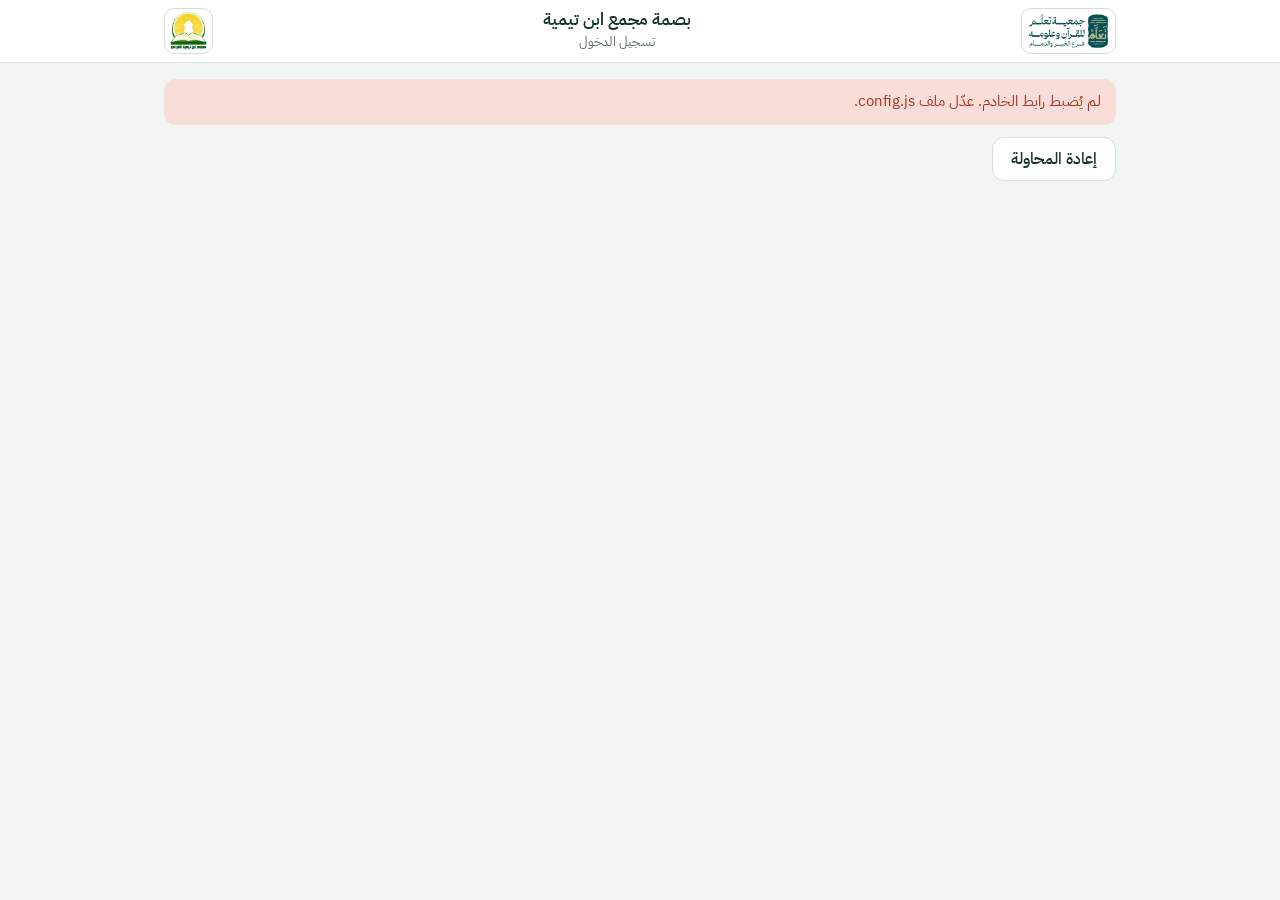
<file: server/Index.html>
<!doctype html>
<html lang="ar" dir="rtl">
<head>
<base target="_top">
<meta charset="utf-8">
<meta name="viewport" content="width=device-width, initial-scale=1, viewport-fit=cover">
<title>بصمة مجمع ابن تيمية</title>

<link rel="preconnect" href="https://fonts.googleapis.com">
<link rel="preconnect" href="https://fonts.gstatic.com" crossorigin>
<link href="https://fonts.googleapis.com/css2?family=Amiri:wght@700&family=IBM+Plex+Sans+Arabic:wght@400;500;600&display=swap" rel="stylesheet" media="print" onload="this.media='all'">
<style>
:root{
  --bg:#F1F5F4; --surface:#FFFFFF; --surface2:#F6F9F8; --text:#16302C; --muted:#586C68; --line:#D3DFDC;
  --primary:#0C4F47; --primary-h:#093F39; --on-primary:#FFFFFF; --primary-soft:#DCECE8;
  --out:#20342F; --on-out:#FFFFFF;
  --gold:#D9A800; --gold-soft:#FBF1CC;
  --ok:#1D7446; --ok-soft:#DDF1E5; --warn:#855400; --warn-soft:#FCEFCF; --bad:#A93222; --bad-soft:#F8DDD8;
  --shadow:0 1px 2px rgba(12,40,36,.06),0 6px 18px rgba(12,40,36,.05);
  color-scheme:light dark;
}
@media (prefers-color-scheme:dark){
  :root:not([data-theme="light"]){--bg:#0E1917;--surface:#15231F;--surface2:#1B2B27;--text:#E6F0EE;--muted:#9DB4AF;--line:#2B403B;--primary:#4FB3A6;--primary-h:#66C6B9;--on-primary:#06201C;--primary-soft:#173630;--out:#D7E6E3;--on-out:#0E1917;--gold:#F0C419;--gold-soft:#3A3010;--ok:#5CCB8B;--ok-soft:#143526;--warn:#F0B84D;--warn-soft:#3A2C10;--bad:#F08A7A;--bad-soft:#3F1B16;--shadow:none}
}
:root[data-theme="dark"]{--bg:#0E1917;--surface:#15231F;--surface2:#1B2B27;--text:#E6F0EE;--muted:#9DB4AF;--line:#2B403B;--primary:#4FB3A6;--primary-h:#66C6B9;--on-primary:#06201C;--primary-soft:#173630;--out:#D7E6E3;--on-out:#0E1917;--gold:#F0C419;--gold-soft:#3A3010;--ok:#5CCB8B;--ok-soft:#143526;--warn:#F0B84D;--warn-soft:#3A2C10;--bad:#F08A7A;--bad-soft:#3F1B16;--shadow:none}
*,*::before,*::after{box-sizing:border-box}
[hidden]{display:none!important}
body{margin:0;background:var(--bg);color:var(--text);font:400 16px/1.65 'IBM Plex Sans Arabic','Segoe UI',Tahoma,system-ui,sans-serif;-webkit-text-size-adjust:100%}
button,input,select,textarea{font:inherit;color:inherit}
button{cursor:pointer}
:focus-visible{outline:3px solid var(--gold);outline-offset:2px;border-radius:8px}
.ltr{direction:ltr;unicode-bidi:isolate;display:inline-block}
svg.i{width:22px;height:22px;fill:none;stroke:currentColor;stroke-width:1.8;stroke-linecap:round;stroke-linejoin:round;flex:none}

.appbar{position:sticky;top:0;z-index:20;background:var(--surface);border-bottom:1px solid var(--line)}
.appbar .in{max-width:980px;margin:0 auto;display:grid;grid-template-columns:auto 1fr auto;align-items:center;gap:12px;padding:8px 14px}
.appbar .lg{background:#fff;border-radius:10px;padding:3px 5px;display:flex;align-items:center;border:1px solid var(--line)}
.appbar .lg img{height:38px;width:auto;display:block}
.appbar .ttl{text-align:center;min-width:0}
.appbar .ttl b{display:block;font-weight:600;font-size:17px;line-height:1.3}
.appbar .ttl span{display:block;color:var(--muted);font-size:13px;white-space:nowrap;overflow:hidden;text-overflow:ellipsis}
.acctbar{max-width:980px;margin:0 auto;padding:8px 14px 0;display:flex;gap:8px;flex-wrap:wrap}
.acctbar .btn svg.i{width:16px;height:16px;margin-inline-end:4px}

.navwrap{max-width:980px;margin:0 auto;padding:10px 14px 0}
.nav{display:flex;gap:6px;overflow-x:auto}
.nav button{position:relative;display:flex;align-items:center;gap:8px;border:1px solid var(--line);background:var(--surface);border-radius:12px;padding:9px 14px;min-height:44px;font-weight:500;white-space:nowrap;color:var(--text)}
.nav button[aria-current="page"]{background:var(--primary);border-color:var(--primary);color:var(--on-primary)}
.nav .bd{background:var(--bad);color:#fff;border-radius:999px;font-size:12px;min-width:20px;height:20px;line-height:20px;text-align:center;padding:0 5px;font-weight:600}
@media (max-width:719px){
  .navwrap{position:fixed;bottom:0;left:0;right:0;z-index:30;background:var(--surface);border-top:1px solid var(--line);padding:6px 6px calc(6px + env(safe-area-inset-bottom,0px))}
  .nav{gap:2px;overflow:visible}
  .nav button{flex:1;flex-direction:column;gap:2px;border:0;background:transparent;padding:6px 2px;font-size:12px;border-radius:10px;min-height:52px;color:var(--muted)}
  .nav button[aria-current="page"]{background:var(--primary-soft);color:var(--primary)}
  .nav .bd{position:absolute;top:2px;left:calc(50% + 2px)}
}

main{max-width:980px;margin:0 auto;padding:16px 14px 110px}
h2{font-size:20px;margin:6px 0 12px;font-weight:600}
h3{font-size:17px;margin:0 0 8px;font-weight:600}
.card{background:var(--surface);border:1px solid var(--line);border-radius:14px;padding:16px;box-shadow:var(--shadow);margin-bottom:14px}
.muted{color:var(--muted)}
.small{font-size:14px}
.row{display:flex;gap:10px;flex-wrap:wrap;align-items:center}
.sp{flex:1}
.pair{display:grid;grid-template-columns:1fr 1fr;gap:10px}
.empty{border:1.5px dashed var(--line);border-radius:14px;padding:28px 16px;text-align:center;color:var(--muted);background:var(--surface)}
.banner{border-radius:12px;padding:10px 14px;margin-bottom:12px;font-size:14.5px;border:1px solid var(--line);background:var(--surface)}
.banner.warn{background:var(--warn-soft);border-color:transparent;color:var(--warn)}
.banner.bad{background:var(--bad-soft);border-color:transparent;color:var(--bad)}

.btn{display:inline-flex;align-items:center;justify-content:center;gap:8px;min-height:44px;padding:8px 18px;border-radius:12px;border:1px solid var(--line);background:var(--surface);font-weight:500;color:var(--text)}
.btn:hover{background:var(--surface2)}
.btn.primary{background:var(--primary);border-color:var(--primary);color:var(--on-primary)}
.btn.primary:hover{background:var(--primary-h)}
.btn.danger{color:var(--bad);border-color:var(--bad)}
.btn.sm{min-height:38px;padding:4px 12px;font-size:14.5px;border-radius:10px}
.btn[disabled]{opacity:.5;cursor:not-allowed}
.iconbtn{width:44px;height:44px;border-radius:12px;border:1px solid var(--line);background:var(--surface);display:grid;place-items:center;color:var(--text)}
.field{display:grid;gap:4px;margin-bottom:12px}
.field label,.lbl{font-weight:500;font-size:14.5px}
input[type=text],input[type=password],input[type=date],input[type=time],input[type=month],input[type=number],select,textarea{width:100%;min-height:44px;padding:8px 12px;border:1px solid var(--line);border-radius:10px;background:var(--surface);color:var(--text)}
input.pin{letter-spacing:.4em;text-align:center;font-size:20px;font-variant-numeric:tabular-nums}
textarea{resize:vertical;min-height:88px}
.seg{display:inline-flex;border:1px solid var(--line);border-radius:12px;overflow:hidden;background:var(--surface)}
.seg button{border:0;background:transparent;padding:8px 16px;min-height:44px;font-weight:500;color:var(--text)}
.seg button[aria-pressed="true"]{background:var(--primary);color:var(--on-primary)}
.seg button+button{border-inline-start:1px solid var(--line)}
.chip{display:inline-flex;align-items:center;padding:2px 10px;border-radius:999px;font-size:13.5px;font-weight:500;background:var(--surface2);color:var(--muted);white-space:nowrap}
.pushcard{border:1px solid var(--primary);background:var(--primary-soft);border-radius:12px;padding:12px 14px}
.pushcard b{display:inline-flex;align-items:center;gap:6px}
.chip.ok{background:var(--ok-soft);color:var(--ok)}
.chip.warn{background:var(--warn-soft);color:var(--warn)}
.chip.bad{background:var(--bad-soft);color:var(--bad)}
.chip.pri{background:var(--primary-soft);color:var(--primary)}
.switch{display:flex;align-items:flex-start;gap:12px;margin:8px 0}
.switch input{width:22px;height:22px;margin-top:4px;accent-color:var(--primary);flex:none}
.pick{display:flex;gap:12px;align-items:center;padding:10px 12px;border:1px solid var(--line);border-radius:12px;margin-bottom:8px;background:var(--surface)}
.pick input{width:22px;height:22px;accent-color:var(--primary);flex:none}
.pick:has(input:checked){border-color:var(--primary);background:var(--primary-soft)}
.subnav{display:flex;gap:6px;overflow-x:auto;margin:0 0 12px;padding-bottom:4px}
.subnav .btn{white-space:nowrap}
.appbar::after{content:'';position:absolute;inset-inline:0;bottom:-1px;height:2px;background:linear-gradient(90deg,transparent,var(--gold),transparent);background-size:40% 100%;background-repeat:no-repeat;opacity:0;transition:opacity .2s}
body.syncing .appbar::after{opacity:1;animation:sync 1.1s linear infinite}
@keyframes sync{from{background-position:-40% 0}to{background-position:140% 0}}
@media (prefers-reduced-motion:reduce){body.syncing .appbar::after{animation:none}}
.manualbtn{border-color:var(--gold);background:var(--gold-soft);color:var(--text)}
.manualbtn svg.i{width:16px;height:16px}
.audit td{font-size:13.5px;vertical-align:top;text-align:right}
.audit{width:100%;border-collapse:collapse}
.audit th,.audit td{border-bottom:1px solid var(--line);padding:7px 6px}
.audit th{text-align:right;color:var(--muted);font-weight:500;font-size:13px}
.pickbox{max-height:300px;overflow:auto;border:1px solid var(--line);border-radius:12px;padding:8px}
.card h3 svg.i{width:18px;height:18px;vertical-align:-3px}
.stats{display:grid;grid-template-columns:repeat(auto-fit,minmax(110px,1fr));gap:10px;margin-bottom:14px}
.stat{background:var(--surface);border:1px solid var(--line);border-radius:12px;padding:10px 12px;text-align:center}
.stat b{display:block;font-size:22px;font-weight:700}
.stat span{font-size:12.5px;color:var(--muted)}
.dash-row{display:flex;flex-wrap:wrap;gap:16px;align-items:center;justify-content:center}
.legend{display:flex;flex-wrap:wrap;gap:8px 14px;justify-content:center;font-size:13.5px;max-width:220px}
.legend .lg{display:flex;align-items:center;gap:6px;white-space:nowrap}
.legend .lg i{width:10px;height:10px;border-radius:3px;display:inline-block;flex:none}

.li{display:flex;align-items:center;gap:12px;padding:12px 4px;border-bottom:1px solid var(--line)}
.li:last-child{border-bottom:0}
.li .nm{font-weight:600}
.li .tm{font-variant-numeric:tabular-nums;color:var(--muted);font-size:14.5px}
.tally{display:flex;flex-wrap:wrap;gap:8px 18px;margin:0 0 12px;font-size:15px}
.tally span::before{content:"";display:inline-block;width:10px;height:10px;border-radius:50%;background:var(--c,var(--muted));margin-inline-end:6px}

.stage{display:grid;justify-items:center;gap:6px;padding:6px 0 0;text-align:center}
.stage .dow{font:700 30px/1.2 Amiri,'Traditional Arabic','Noto Naskh Arabic',serif}
.stage .dt{color:var(--muted);font-size:15px;line-height:1.5}
.clock{font-size:44px;font-weight:600;line-height:1.1;margin:14px 0 22px;font-variant-numeric:tabular-nums}
.punch{--c:var(--primary);--f:var(--on-primary);width:224px;height:224px;border-radius:50%;border:0;background:var(--c);color:var(--f);display:grid;place-items:center;align-content:center;gap:8px;position:relative;font-weight:600;font-size:21px;box-shadow:0 0 0 8px var(--bg),0 0 0 10px var(--gold),0 16px 32px rgba(12,79,71,.25)}
.punch svg.i{width:78px;height:78px;stroke-width:1.4}
.punch .sub{font-size:14.5px;font-weight:500;opacity:.9;margin-top:-6px;max-width:180px;line-height:1.3}
.fs{border:1px solid var(--line);border-radius:12px;padding:6px 12px 2px;margin:0 0 10px}
.fs legend{padding:0 6px;font-weight:600;font-size:14.5px}
.punch.out{--c:var(--out);--f:var(--on-out)}
.punch.done,.punch.off,.punch.blocked{--c:var(--surface2);--f:var(--muted);box-shadow:0 0 0 8px var(--bg),0 0 0 10px var(--line);cursor:default}
.punch.blocked span{font-size:16px;padding:0 10px;text-align:center}
.punch:not(.done):not(.off):active{transform:scale(.98)}
.punch.busy::after{content:"";position:absolute;inset:-16px;border-radius:50%;border:3px solid var(--gold);animation:pulse 1.1s ease-out infinite}
@keyframes pulse{from{transform:scale(.94);opacity:.9}to{transform:scale(1.07);opacity:0}}
@media (prefers-reduced-motion:reduce){.punch.busy::after{animation:none;opacity:.7}}
.today2{display:grid;grid-template-columns:1fr 1fr;gap:10px;width:100%;max-width:420px;margin-top:26px}
.today2 div{background:var(--surface);border:1px solid var(--line);border-radius:12px;padding:10px 12px}
.today2 small{display:block;color:var(--muted);font-size:13.5px}
.today2 b{font-size:20px;font-weight:600;font-variant-numeric:tabular-nums}

.ctrl{display:grid;gap:12px}
.ctrl .period{display:flex;flex-wrap:wrap;gap:8px;align-items:center}
.ctrl .period input{width:auto;min-width:150px}
.papers{margin-top:6px;overflow-x:auto;padding-bottom:6px}
.papers .paper{zoom:var(--z,1)}
.editable{cursor:pointer}
.editable:hover{background:#FFF8DB}
.plist{width:100%;max-width:460px;margin-top:22px;text-align:start}

.ov{position:fixed;inset:0;background:rgba(8,24,21,.55);z-index:60;display:grid;place-items:center;padding:16px 14px}
.dlg.wide{max-width:820px}
.bfp{border:1px solid var(--line);border-radius:12px;margin:10px 0;overflow:hidden}
.bfp>.bfh{display:flex;align-items:center;gap:8px;padding:8px 10px;background:var(--primary-soft);font-weight:700}
.bfr{display:flex;flex-wrap:wrap;align-items:center;gap:6px 10px;padding:8px 10px;border-top:1px solid var(--line)}
.bfr.off{opacity:.55}
.bfr .d{min-width:150px;flex:1}
.bfr input[type=time]{width:112px;padding:6px}
.bfr label.t{display:flex;align-items:center;gap:4px;font-size:.85em}
.bfbar{position:sticky;top:-18px;z-index:2;background:var(--surface);padding:8px 0;display:flex;flex-wrap:wrap;gap:6px;align-items:center;border-bottom:1px solid var(--line)}
.dlg{background:var(--surface);color:var(--text);border-radius:16px;padding:18px;width:100%;max-width:480px;max-height:100%;overflow:auto;box-shadow:0 20px 50px rgba(0,0,0,.35)}
.dfoot{display:flex;gap:10px;justify-content:flex-start;margin-top:8px;flex-wrap:wrap}
#toast{position:fixed;inset-inline:0;bottom:calc(84px + env(safe-area-inset-bottom,0px));display:grid;justify-items:center;z-index:70;pointer-events:none;padding:0 14px}
@media (min-width:720px){#toast{bottom:24px}}
#toast div{background:var(--text);color:var(--bg);padding:10px 18px;border-radius:12px;font-size:15px;box-shadow:0 8px 24px rgba(0,0,0,.3);max-width:420px}
#toast div.ok{background:var(--ok);color:#fff}
#toast div.bad{background:var(--bad);color:#fff}
.loading{text-align:center;padding:60px 0;color:var(--muted)}

.paper{background:#fff;color:#000;font-family:'IBM Plex Sans Arabic','Segoe UI',Tahoma,sans-serif;direction:rtl;box-sizing:border-box;width:210mm;margin:0 auto 18px;padding:10mm;box-shadow:0 1px 4px rgba(0,0,0,.3);line-height:1.5;font-size:11pt}
.paper.land{width:297mm;padding:8mm}
.paper *{box-sizing:border-box}
.sh-logos{display:flex;justify-content:space-between;align-items:center}
.sh-logos img{height:22mm;width:auto;max-width:64mm;object-fit:contain;display:block}
.sh-title{font-family:Amiri,'Traditional Arabic','Noto Naskh Arabic',serif;font-weight:700;font-size:26pt;line-height:1.25;text-align:center;margin:1mm 0 3mm;color:#000}
.sh-meta{display:flex;justify-content:space-between;align-items:flex-start;gap:10mm;border-top:1.6pt solid #0C4F47;border-bottom:.6pt solid #0C4F47;padding:2.2mm 1mm;margin-bottom:4mm;font-size:10.5pt}
.sh-meta .rl{font-size:9.5pt;color:#333}
.sh-meta .pl{font-size:10pt}
table.sh{width:100%;border-collapse:collapse;font-size:10pt;text-align:center;color:#000}
table.sh th,table.sh td{border:.6pt solid #555;padding:1.05mm 1.2mm;vertical-align:middle}
table.sh thead th{background:#DDE9E6;font-weight:600;-webkit-print-color-adjust:exact;print-color-adjust:exact}
table.sh thead{display:table-header-group}
table.sh tr{break-inside:avoid}
table.sh td.tm{white-space:nowrap;font-variant-numeric:tabular-nums}
table.sh td.nt{text-align:right;font-size:9pt}
table.sh tr.wk td{border-top:1.6pt solid #0C4F47}
table.sh tr.st-none td{background:#F3E4E1;-webkit-print-color-adjust:exact;print-color-adjust:exact}
table.sh tr.st-hol td{background:#EAEAEA;color:#333;-webkit-print-color-adjust:exact;print-color-adjust:exact}
.linkbtn{background:none;border:0;color:#0C4F47;text-decoration:underline;font:inherit;font-size:10pt;cursor:pointer;min-height:32px;padding:0 6px}
.sh-sum{margin-top:4mm;font-size:10.5pt;border:.6pt solid #555;padding:2mm 3mm}
.sh-foot{margin-top:4mm;font-size:8.5pt;color:#444;text-align:left}
table.mx{font-size:8pt}
table.mx th,table.mx td{padding:.8mm .5mm}
table.mx td.nm{text-align:right;white-space:nowrap;padding-inline:1.5mm;font-size:8.5pt}
table.mx th.n,table.mx td.n{width:7mm}
table.mx th.dh{font-size:7.5pt;line-height:1.25}
table.mx th.dh .ds{font-weight:400}
table.mx th.io{font-size:6pt;font-weight:400;line-height:1.2}
table.mx .c{line-height:1.3;font-size:7.5pt;font-variant-numeric:tabular-nums}
table.mx .c span{display:block;white-space:nowrap}
table.mx .c span+span{border-top:.4pt solid #999}
table.mx .c em{display:block;font-style:normal;font-size:6pt;color:#333}
table.mx .c1{font-size:7pt}
table.mx .c+.c{border-top:.5pt dashed #666;margin-top:.5mm;padding-top:.5mm}
table.mx .c0{color:#555}
table.sh td[rowspan]{vertical-align:middle}
table.mx td.hol,table.mx th.hol{background:#E4E4E4;-webkit-print-color-adjust:exact;print-color-adjust:exact}
table.mx td.none{background:#F3E4E1;-webkit-print-color-adjust:exact;print-color-adjust:exact}
table.mx td.tot{font-weight:600}
table.mx.dense{font-size:7pt}
table.mx.dense .c{font-size:6.4pt}
table.mx.dense td.nm{font-size:7.6pt;padding-inline:1mm}
table.mx.dense th.dh{font-size:6.6pt}
table.mx.dense th.io{font-size:5pt}
table.mx.dense .c em,table.mx.dense .c1{font-size:5.2pt}
@media print{.paper{width:auto!important;margin:0!important;padding:0!important;box-shadow:none!important;break-after:page}.paper:last-child{break-after:auto}.no-print{display:none!important}}

@media print{
  html,body{background:#fff!important}
  .no-print,.appbar,.navwrap,#toast,#modal{display:none!important}
  main{padding:0;max-width:none}
  .papers{overflow:visible;margin:0;padding:0}
  .papers .paper{zoom:1!important}
}
</style>
<style id="pgstyle">@page{size:A4 portrait;margin:10mm}</style>
</head>
<body>
<header class="appbar no-print"><div class="in">
  <div class="lg"><img id="logoTA" alt="شعار جمعية تعلم"></div>
  <div class="ttl"><b>بصمة مجمع ابن تيمية</b><span id="who">&nbsp;</span></div>
  <div class="lg"><img id="logoIB" alt="شعار مجمع ابن تيمية القرآني"></div>
</div></header>
<div class="acctbar no-print" id="acctbar" hidden></div>
<div class="navwrap no-print" hidden><nav class="nav" id="nav" aria-label="التنقل"></nav></div>
<main id="view"><div class="loading">جارٍ التحميل…</div></main>
<div id="modal"></div>
<div id="toast" role="status" aria-live="polite"></div>


<script>
'use strict';
const LOGO_TA='[data-uri]', LOGO_IB='[data-uri]';
const SHEET_CSS=`.paper{background:#fff;color:#000;font-family:'IBM Plex Sans Arabic','Segoe UI',Tahoma,sans-serif;direction:rtl;box-sizing:border-box;width:210mm;margin:0 auto 18px;padding:10mm;box-shadow:0 1px 4px rgba(0,0,0,.3);line-height:1.5;font-size:11pt}
.paper.land{width:297mm;padding:8mm}
.paper *{box-sizing:border-box}
.sh-logos{display:flex;justify-content:space-between;align-items:center}
.sh-logos img{height:22mm;width:auto;max-width:64mm;object-fit:contain;display:block}
.sh-title{font-family:Amiri,'Traditional Arabic','Noto Naskh Arabic',serif;font-weight:700;font-size:26pt;line-height:1.25;text-align:center;margin:1mm 0 3mm;color:#000}
.sh-meta{display:flex;justify-content:space-between;align-items:flex-start;gap:10mm;border-top:1.6pt solid #0C4F47;border-bottom:.6pt solid #0C4F47;padding:2.2mm 1mm;margin-bottom:4mm;font-size:10.5pt}
.sh-meta .rl{font-size:9.5pt;color:#333}
.sh-meta .pl{font-size:10pt}
table.sh{width:100%;border-collapse:collapse;font-size:10pt;text-align:center;color:#000}
table.sh th,table.sh td{border:.6pt solid #555;padding:1.05mm 1.2mm;vertical-align:middle}
table.sh thead th{background:#DDE9E6;font-weight:600;-webkit-print-color-adjust:exact;print-color-adjust:exact}
table.sh thead{display:table-header-group}
table.sh tr{break-inside:avoid}
table.sh td.tm{white-space:nowrap;font-variant-numeric:tabular-nums}
table.sh td.nt{text-align:right;font-size:9pt}
table.sh tr.wk td{border-top:1.6pt solid #0C4F47}
table.sh tr.st-none td{background:#F3E4E1;-webkit-print-color-adjust:exact;print-color-adjust:exact}
table.sh tr.st-hol td{background:#EAEAEA;color:#333;-webkit-print-color-adjust:exact;print-color-adjust:exact}
.linkbtn{background:none;border:0;color:#0C4F47;text-decoration:underline;font:inherit;font-size:10pt;cursor:pointer;min-height:32px;padding:0 6px}
.sh-sum{margin-top:4mm;font-size:10.5pt;border:.6pt solid #555;padding:2mm 3mm}
.sh-foot{margin-top:4mm;font-size:8.5pt;color:#444;text-align:left}
table.mx{font-size:8pt}
table.mx th,table.mx td{padding:.8mm .5mm}
table.mx td.nm{text-align:right;white-space:nowrap;padding-inline:1.5mm;font-size:8.5pt}
table.mx th.n,table.mx td.n{width:7mm}
table.mx th.dh{font-size:7.5pt;line-height:1.25}
table.mx th.dh .ds{font-weight:400}
table.mx th.io{font-size:6pt;font-weight:400;line-height:1.2}
table.mx .c{line-height:1.3;font-size:7.5pt;font-variant-numeric:tabular-nums}
table.mx .c span{display:block;white-space:nowrap}
table.mx .c span+span{border-top:.4pt solid #999}
table.mx .c em{display:block;font-style:normal;font-size:6pt;color:#333}
table.mx .c1{font-size:7pt}
table.mx .c+.c{border-top:.5pt dashed #666;margin-top:.5mm;padding-top:.5mm}
table.mx .c0{color:#555}
table.sh td[rowspan]{vertical-align:middle}
table.mx td.hol,table.mx th.hol{background:#E4E4E4;-webkit-print-color-adjust:exact;print-color-adjust:exact}
table.mx td.none{background:#F3E4E1;-webkit-print-color-adjust:exact;print-color-adjust:exact}
table.mx td.tot{font-weight:600}
table.mx.dense{font-size:7pt}
table.mx.dense .c{font-size:6.4pt}
table.mx.dense td.nm{font-size:7.6pt;padding-inline:1mm}
table.mx.dense th.dh{font-size:6.6pt}
table.mx.dense th.io{font-size:5pt}
table.mx.dense .c em,table.mx.dense .c1{font-size:5.2pt}
@media print{.paper{width:auto!important;margin:0!important;padding:0!important;box-shadow:none!important;break-after:page}.paper:last-child{break-after:auto}.no-print{display:none!important}}`;
const TZ='Asia/Riyadh';
const DAYS=['الأحد','الاثنين','الثلاثاء','الأربعاء','الخميس','الجمعة','السبت'];
const ICON={
  finger:'<path d="M12 10a2 2 0 0 0-2 2c0 1.02-.1 2.51-.26 4"/><path d="M14 13.12c0 2.38 0 6.38-1 8.88"/><path d="M17.29 21.02c.12-.6.43-2.3.5-3.02"/><path d="M2 12a10 10 0 0 1 18-6"/><path d="M2 16h.01"/><path d="M21.8 16c.2-2 .131-5.354 0-6"/><path d="M5 19.5C5.5 18 6 15 6 12a6 6 0 0 1 .34-2"/><path d="M8.65 22c.21-.66.45-1.32.57-2"/><path d="M9 6.8a6 6 0 0 1 9 5.2v2"/>',
  clip:'<rect width="8" height="4" x="8" y="2" rx="1"/><path d="M16 4h2a2 2 0 0 1 2 2v14a2 2 0 0 1-2 2H6a2 2 0 0 1-2-2V6a2 2 0 0 1 2-2h2"/><path d="M12 11h4"/><path d="M12 16h4"/><path d="M8 11h.01"/><path d="M8 16h.01"/>',
  file:'<path d="M15 2H6a2 2 0 0 0-2 2v16a2 2 0 0 0 2 2h12a2 2 0 0 0 2-2V7Z"/><path d="M14 2v4a2 2 0 0 0 2 2h4"/><path d="M10 9H8"/><path d="M16 13H8"/><path d="M16 17H8"/>',
  users:'<path d="M16 21v-2a4 4 0 0 0-4-4H6a4 4 0 0 0-4 4v2"/><circle cx="9" cy="7" r="4"/><path d="M22 21v-2a4 4 0 0 0-3-3.87"/><path d="M16 3.13a4 4 0 0 1 0 7.75"/>',
  sliders:'<line x1="21" x2="14" y1="4" y2="4"/><line x1="10" x2="3" y1="4" y2="4"/><line x1="21" x2="12" y1="12" y2="12"/><line x1="8" x2="3" y1="12" y2="12"/><line x1="21" x2="16" y1="20" y2="20"/><line x1="12" x2="3" y1="20" y2="20"/><line x1="14" x2="14" y1="2" y2="6"/><line x1="8" x2="8" y1="10" y2="14"/><line x1="16" x2="16" y1="18" y2="22"/>',
  cal:'<path d="M8 2v4"/><path d="M16 2v4"/><rect width="18" height="18" x="3" y="4" rx="2"/><path d="M3 10h18"/><path d="m9 16 2 2 4-4"/>',
  print:'<path d="M6 18H4a2 2 0 0 1-2-2v-5a2 2 0 0 1 2-2h16a2 2 0 0 1 2 2v5a2 2 0 0 1-2 2h-2"/><path d="M6 9V3a1 1 0 0 1 1-1h10a1 1 0 0 1 1 1v6"/><rect x="6" y="14" width="12" height="8" rx="1"/>',
  down:'<path d="M21 15v4a2 2 0 0 1-2 2H5a2 2 0 0 1-2-2v-4"/><path d="m7 10 5 5 5-5"/><path d="M12 15V3"/>',
  next:'<path d="m9 18 6-6-6-6"/>', prev:'<path d="m15 18-6-6 6-6"/>',
  plus:'<path d="M5 12h14"/><path d="M12 5v14"/>',
  edit:'<path d="M12 20h9"/><path d="M16.5 3.5a2.12 2.12 0 0 1 3 3L7 19l-4 1 1-4Z"/>',
  check:'<path d="M20 6 9 17l-5-5"/>',
  refresh:'<path d="M3 12a9 9 0 0 1 15-6.7L21 8"/><path d="M21 3v5h-5"/><path d="M21 12a9 9 0 0 1-15 6.7L3 16"/><path d="M8 16H3v5"/>',
  mail:'<rect width="20" height="16" x="2" y="4" rx="2"/><path d="m22 7-8.97 5.7a1.94 1.94 0 0 1-2.06 0L2 7"/>',
  bell:'<path d="M10.27 21a2 2 0 0 0 3.46 0"/><path d="M3.26 15.33A1 1 0 0 0 4 17h16a1 1 0 0 0 .74-1.67C19.41 13.96 18 12.5 18 8A6 6 0 0 0 6 8c0 4.5-1.41 5.96-2.74 7.33"/>',
  shield:'<path d="M20 13c0 5-3.5 7.5-7.66 8.95a1 1 0 0 1-.67-.01C7.5 20.5 4 18 4 13V6a1 1 0 0 1 1-1c2 0 4.5-1.2 6.24-2.72a1.17 1.17 0 0 1 1.52 0C14.51 3.81 17 5 19 5a1 1 0 0 1 1 1z"/><path d="m9 12 2 2 4-4"/>',
  chart:'<path d="M3 3v16a2 2 0 0 0 2 2h16"/><rect x="7" y="13" width="3" height="5" rx="1"/><rect x="12" y="9" width="3" height="9" rx="1"/><rect x="17" y="5" width="3" height="13" rx="1"/>'
};
const ic=n=>`<svg class="i" viewBox="0 0 24 24" aria-hidden="true">${ICON[n]}</svg>`;

/* ---------- أدوات ---------- */
const $=(s,el=document)=>el.querySelector(s);
const $$=(s,el=document)=>[...el.querySelectorAll(s)];
const esc=s=>String(s??'').replace(/[&<>"']/g,c=>({'&':'&amp;','<':'&lt;','>':'&gt;','"':'&quot;',"'":'&#39;'}[c]));
const pad=n=>String(n).padStart(2,'0');
const ymd=d=>`${d.getFullYear()}-${pad(d.getMonth()+1)}-${pad(d.getDate())}`;
const parse=s=>{const [y,m,d]=s.split('-').map(Number);return new Date(y,m-1,d)};
const addDays=(s,n)=>{const d=parse(s);d.setDate(d.getDate()+n);return ymd(d)};
const DPARTS=new Intl.DateTimeFormat('en-CA',{timeZone:TZ,year:'numeric',month:'2-digit',day:'2-digit',hour:'2-digit',minute:'2-digit',hourCycle:'h23'});
function nowParts(){const p={};DPARTS.formatToParts(new Date()).forEach(x=>p[x.type]=x.value);return p}
const today=()=>{const p=nowParts();return `${p.year}-${p.month}-${p.day}`};
const nowHM=()=>{const p=nowParts();return `${p.hour}:${p.minute}`};
const dow=s=>parse(s).getDay();
const isWork=s=>dow(s)<=4;
const weekStart=s=>addDays(s,-dow(s));
const t12=hm=>{if(!hm)return '';const [h,m]=hm.split(':').map(Number);return ((h+11)%12+1)+':'+pad(m)+(h<12?' ص':' م')};
const t12c=hm=>{if(!hm)return '';const [h,m]=hm.split(':').map(Number);return ((h+11)%12+1)+':'+pad(m)+(h<12?'ص':'م')};
const ltr=s=>`<span class="ltr">${s}</span>`;
const HF=new Intl.DateTimeFormat('en-u-ca-islamic-umalqura-nu-latn',{year:'numeric',month:'numeric',day:'numeric'});
function hij(s){try{const p={};HF.formatToParts(parse(s)).forEach(x=>p[x.type]=x.value);return `${p.year}/${pad(p.month)}/${pad(p.day)}`}catch(e){return ''}}
const greg=s=>s.replace(/-/g,'/');
const HLONG=new Intl.DateTimeFormat('ar-SA-u-ca-islamic-umalqura-nu-latn',{day:'numeric',month:'long',year:'numeric'});
const GLONG=new Intl.DateTimeFormat('ar-SA-u-ca-gregory-nu-latn',{day:'numeric',month:'long',year:'numeric'});
const dLabel=d=>`${DAYS[dow(d)]} ${ltr(hij(d))}هـ | ${ltr(greg(d))}م`;

/* ---------- تخزين محلي للجلسة ---------- */
const mem={};
const Store={get:k=>{try{return localStorage.getItem(k)}catch(e){return mem[k]||null}},set:(k,v)=>{try{localStorage.setItem(k,v)}catch(e){mem[k]=v}},del:k=>{try{localStorage.removeItem(k)}catch(e){delete mem[k]}}};
const Slots={admin:null,teacher:null};
(function loadSlots(){
  ['admin','teacher'].forEach(r=>{try{Slots[r]=JSON.parse(Store.get('att_sess_'+r)||'null')}catch(e){Slots[r]=null}});
  if(!Slots.admin&&!Slots.teacher){
    try{const old=JSON.parse(Store.get('att_sess')||'null');if(old&&old.role){Slots[old.role]=old;Store.set('att_sess_'+old.role,JSON.stringify(old))}}catch(e){}
  }
  Store.del('att_sess');
})();
function saveSlot(role){if(Slots[role])Store.set('att_sess_'+role,JSON.stringify(Slots[role]));else Store.del('att_sess_'+role)}
let ActiveRole=Store.get('att_active')||(Slots.admin?'admin':Slots.teacher?'teacher':'');
let Sess=ActiveRole?Slots[ActiveRole]:null;
function setActive(role){ActiveRole=role;Sess=role?Slots[role]:null;if(role)Store.set('att_active',role);else Store.del('att_active')}

/* ---------- الاتصال بالخادم ---------- */
const API_URL=/^https:\/\/script\.google\.com\//.test(String(window.API_URL||'').trim())?String(window.API_URL).trim():'';
const PWA=!!API_URL&&!(window.google&&window.google.script);
function call(action,payload){
  const pl=Object.assign({},payload||{});if(Sess&&Sess.token)pl.token=Sess.token;
  const req={action,payload:pl};
  const bad=r=>{const e=new Error((r&&r.error)||'حدث خطأ');e.auth=!!(r&&r.auth);return e};
  if(window.google&&google.script&&google.script.run){
    return new Promise((res,rej)=>{
      google.script.run
        .withSuccessHandler(r=>{if(r&&r.ok)res(r);else rej(bad(r))})
        .withFailureHandler(()=>rej(new Error('تعذّر الاتصال بالخادم. تحقق من الإنترنت.')))
        .api(req);
    });
  }
  if(!API_URL)return Promise.reject(new Error('لم يُضبط رابط الخادم. عدّل ملف config.js.'));
  return fetch(API_URL,{method:'POST',headers:{'Content-Type':'text/plain;charset=utf-8'},body:JSON.stringify(req),redirect:'follow'})
    .then(r=>r.json().catch(()=>{throw new Error('استجابة غير صحيحة من الخادم. تأكد من الرابط ومن أن الوصول «أي شخص».')}),()=>{throw new Error('تعذّر الاتصال بالخادم. تحقق من الإنترنت.')})
    .then(r=>{if(r&&r.ok)return r;throw bad(r)});
}

/* ---------- الحالة ---------- */
const S={today:'',ver:-1,holidays:{},shifts:{},att:{},requests:[],teachers:{},me:null,sheetUrl:'',settings:{},extra:[],duty:[],messages:[],admin:null,users:[],permNames:{}};
const U={tab:null,busy:false,rep:null,list:null,lmode:'teacher',lsel:'',err:''};

function setState(st){
  S._raw=st;
  S.ver=st.ver;S.att=st.att||{};S.requests=st.requests||[];S.sheetUrl=st.sheetUrl||'';
  S.holidays={};Object.entries(st.holidays||{}).forEach(([d,n])=>S.holidays[d]={name:n});
  S.shifts=st.shifts||{};S.settings=st.settings||{};S.extra=st.extra||[];S.duty=st.duty||[];S.messages=st.messages||[];S.admin=st.admin||null;S.users=st.users||[];S.permNames=st.permNames||{};
  if(st.role==='teacher'){S.me=st.me;S.teachers={[st.me.id]:{name:st.me.name,role:st.me.role,active:true,order:0,activated:true,kind:st.me.kind||'teacher',shiftIds:st.me.shiftIds||[]}}}
  else{S.me=null;S.teachers=st.teachers||{}}
  scheduleRender();
}
const cacheKey=()=>Sess?'att_cache_'+Sess.role+'_'+(Sess.uid||Sess.tid||''):'';
async function loadState(){
  const r=await call('state');setState(r.state);
  try{const k=cacheKey();if(k){const j=JSON.stringify(r.state);if(j.length<1500000)Store.set(k,j)}}catch(e){}
  U.syncing=false;scheduleRender();
  if(Push.synced!==ActiveRole+(Sess&&Sess.token||'').slice(-8)){Push.synced=ActiveRole+(Sess&&Sess.token||'').slice(-8);Push.active=false;pushSync()}
}
// يعرض آخر بيانات محفوظة على الجهاز فوراً (فتح سريع) ثم يحدّثها من الخادم
function loadCached(){
  try{const k=cacheKey(),j=k&&Store.get(k);if(j){setState(JSON.parse(j));U.syncing=true;return true}}catch(e){}
  return false;
}
const isAdmin=()=>!!Sess&&Sess.role==='admin';
const isOwner=()=>isAdmin()&&(!S.admin||S.admin.owner);
const can=perm=>isAdmin()&&(!S.admin||S.admin.owner||(S.admin.perms||[]).includes(perm));
// كل زر إجراء في الإدارة والصلاحية التي يحتاجها: يُخفى الزر عمّن لا يملك الصلاحية (والخادم يرفض أيضاً)
const ACT_PERM={qin:'att',editday:'att',saveday:'att',delday:'att',delrange:'att',
  approve:'req',rejectm:'req',dorej:'req',undo:'req',delreq:'req',
  addt:'people',editt:'people',toggleact:'people',resetpin:'people',delt:'people',
  addshift:'shifts',editshift:'shifts',delshift:'shifts',assignshift:'shifts',bulkflag:'shifts',addhol:'shifts',delhol:'shifts',bulkopen:'att',bulkload:'att',bulkgo:'att',
  savedutyset:'duty',dutycell:'duty',dutydated:'duty',dutydel:'duty',saveextraset:'duty',saveextra:'duty',extradel:'duty',
  savemsgset:'msgs',sendmsg:'msgs',msgdel:'msgs',
  savebehavior:'settings',savepush:'settings',savelocation:'settings',saveremind:'settings',resolvemap:'settings',
  newuser:'owner',edituser:'owner',deluser:'owner',saveowner:'owner'};
function applyPerms(root){
  if(!isAdmin()||isOwner())return;
  $$('[data-act]',root).forEach(el=>{const pm=ACT_PERM[el.dataset.act];if(pm&&!(pm==='owner'?isOwner():can(pm)))el.remove()});
}
const teachersSorted=()=>Object.entries(S.teachers).map(([id,t])=>({id,...t})).sort((a,b)=>(a.order||0)-(b.order||0)||String(a.name).localeCompare(String(b.name),'ar'));

const mins=hm=>{const [h,m]=hm.split(':').map(Number);return h*60+m};
const fmtDur=m=>m<60?`${m} د`:`${Math.floor(m/60)} س${m%60?` ${m%60} د`:''}`;
const kindLabel=k=>k==='staff'?'موظف':'معلم';
const shiftText=sh=>sh?`${sh.name?sh.name+': ':''}${t12(sh.start)} – ${t12(sh.end)}`:'';
const byStart=(a,b)=>mins(a.start)-mins(b.start);
function personShifts(tid){
  const t=S.teachers[tid];
  return ((t&&t.shiftIds)||[]).map(id=>S.shifts[id]?{id,...S.shifts[id]}:null).filter(Boolean).sort(byStart);
}
const recsOf=(tid,d)=>(S.att[tid]&&S.att[tid][d])||[];
/* ---------- الدوام الإضافي (يوم إجازة أو سبت أو فترة إضافية) ---------- */
const offDay=d=>!isWork(d)||!!S.holidays[d];
const extrasOn=(tid,d)=>S.settings.extraEnabled===false?[]:S.extra.filter(x=>x.tid===tid&&x.date===d);
const worksOn=(tid,d)=>!offDay(d)||extrasOn(tid,d).length>0;
// الفترات المطلوبة من الفرد في يوم محدد: المعتادة (في أيام الدوام) + ما كُلّف به إضافياً
function shiftsOn(tid,d){
  const base=offDay(d)?[]:((S.teachers[tid]&&S.teachers[tid].shiftIds)||[]);
  const ids=base.concat(extrasOn(tid,d).map(x=>x.sid).filter(id=>id&&!base.includes(id)));
  return ids.map(id=>S.shifts[id]?{id,...S.shifts[id]}:null).filter(Boolean).sort(byStart);
}
/* ---------- المناوبة ---------- */
const dutyLabel=t=>t==='end'?'مناوبة الانصراف':'مناوبة الاستقبال';
const dutyHint=t=>t==='end'?'بعد نهاية الدوام حتى انصراف الطلاب':'قبل بداية الدوام لاستقبال الطلاب';
const dutyAt=(type,sh)=>type==='end'?(sh.de||sh.end):(sh.ds||sh.start);
const dutyTime=x=>dutyAt(x.type,x.sh);
// نص موعد المناوبة: الاستقبال من بداية المناوبة حتى بداية الدوام، والانصراف من نهاية الدوام حتى انصراف آخر طالب
const dutyWhenOf=(type,sh)=>type==='end'
  ?(sh.de&&sh.de>sh.end?`من ${t12(sh.end)} حتى ${t12(sh.de)} (انصراف آخر طالب)`:`الساعة ${t12(sh.end)}`)
  :(sh.ds&&sh.ds<sh.start?`من ${t12(sh.ds)} حتى ${t12(sh.start)}`:`الساعة ${t12(sh.ds||sh.start)}`);
const dutyWhen=x=>dutyWhenOf(x.type,x.sh);
// مناوبات فرد في يوم: الأسبوعية (في أيام الدوام فقط) + المحددة بتاريخ
function dutyOn(tid,d){
  if(S.settings.dutyEnabled===false)return [];
  const wd=String(dow(d)),normal=!offDay(d);
  return S.duty.filter(x=>(!tid||x.tid===tid)&&(x.day===d||(normal&&x.day===wd)))
    .map(x=>({...x,sh:S.shifts[x.sid]})).filter(x=>x.sh).sort((a,b)=>mins(dutyTime(a))-mins(dutyTime(b)));
}
const fillDuty=(t,x)=>String(t||'').replace(/\{الفترة\}/g,x.sh.name).replace(/\{الوقت\}/g,t12(dutyTime(x)));
const manualOK=sh=>(S.settings.manualAll!==false)||!!(sh&&sh.manual);
const myMsgs=()=>S.settings.messagesEnabled===false?[]:S.messages.filter(m=>m.tid===Sess.tid);
const unreadCount=()=>myMsgs().filter(m=>!m.read).length;
function excuses(tid,d){
  return S.requests.filter(r=>r.tid===tid&&r.status==='approved'&&(
    (r.type==='absence'&&r.from<=d&&d<=(r.to||r.from))||(r.type==='leave'&&r.from===d)));
}
// فترات يوم لفرد: ما سُجِّل فعلاً + الفترات المخصصة له ولم تُسجَّل
function periodsOf(tid,d){
  const assigned=shiftsOn(tid,d),used=new Set(),out=[];
  recsOf(tid,d).forEach(r=>{
    let sh=null;
    if(r.ss&&r.se)sh={name:r.sn||'',start:r.ss,end:r.se,grace:r.sg||0};
    else if(r.sid&&S.shifts[r.sid])sh={...S.shifts[r.sid]};
    const m=assigned.find(a=>(r.sid&&a.id===r.sid)||(!r.sid&&sh&&a.start===sh.start&&a.end===sh.end));
    if(m){used.add(m.id);if(!sh)sh={...m}}
    if(sh&&!sh.name&&m)sh.name=m.name;
    out.push({sid:m?m.id:(r.sid||''),sh,rec:r});
  });
  assigned.forEach(a=>{if(!used.has(a.id))out.push({sid:a.id,sh:{name:a.name,start:a.start,end:a.end,grace:a.grace||0},rec:null})});
  if(!out.length)out.push({sid:'',sh:null,rec:null});
  const key=p=>p.sh?mins(p.sh.start):(p.rec&&p.rec.i?mins(p.rec.i):9999);
  return out.sort((x,y)=>key(x)-key(y));
}
const noneLabel=()=>(!S.settings||S.settings.autoAbsentEnabled!==false)?'غياب':'لم يسجّل';
const leaveText=lv=>'استئذان'+(lv.tf?` من ${t12(lv.tf)}${lv.tt?' إلى '+t12(lv.tt):''}`:'');
const overlaps=(x,sh)=>{if(!sh||(!x.tf&&!x.tt))return true;const lf=x.tf||'00:00',lt=x.tt||'23:59';return lf<sh.end&&lt>sh.start};
// فترة واحدة قد تُسجَّل أكثر من مرة (عودة بعد استئذان معتمد): القيم مفصولة بفواصل بنفس الترتيب
function legsOf(r){
  const il=(r&&r.i||'').split(',').map(x=>x.trim()).filter(Boolean);
  const ol=(r&&r.o||'').split(',').map(x=>x.trim()).filter(Boolean);
  const n=Math.max(il.length,ol.length),out=[];
  for(let k=0;k<n;k++)out.push({in:il[k]||'',out:ol[k]||''});
  return out;
}
// عدد الاستئذانات المعتمدة اليوم التي تغطي هذه الفترة؛ كل واحد يمنح فرصة عودة واحدة
function approvedLeaveCount(tid,d,sh){
  return excuses(tid,d).filter(x=>x.type==='leave'&&overlaps(x,sh)).length;
}
// حالة الفترة الآن: todo (لم تبدأ) / open (حضور بلا انصراف) / reopenable (أُغلقت ولا يزال هناك فرصة عودة من استئذان معتمد) / done
function periodLiveState(tid,p){
  const legs=p.rec?legsOf(p.rec):[];
  if(!legs.length||!legs.some(l=>l.in||l.out))return 'todo';
  const last=legs[legs.length-1];
  if(last.in&&!last.out)return 'open';
  const allowed=1+approvedLeaveCount(tid,today(),p.sh);
  return legs.length<allowed?'reopenable':'done';
}
// من لديه أكثر من فترة: لا يُقبل تسجيل حضور (أو عودة) فترته إلا ضمن وقتها المحدد (±MULTI_EARLY/MULTI_LATE دقيقة). الانصراف غير مقيّد بهذا.
const MULTI_EARLY=15,MULTI_LATE=30;
function strictWindowBlocked(tid,sh){
  if(!sh||shiftsOn(tid,today()).length<=1)return null;
  const now=mins(nowHM()),lo=mins(sh.start)-MULTI_EARLY,hi=mins(sh.end)+MULTI_LATE;
  return (now<lo||now>hi)?true:null;
}
function periodStatus(p,d,ex,T,h,abs){
  const legs=p.rec?legsOf(p.rec):[],notes=[];
  const lv=ex.find(x=>x.type==='leave'&&overlaps(x,p.sh));
  const has=legs.some(l=>l.in||l.out);
  if(has){
    const sh=p.sh,first=legs[0],last=legs[legs.length-1],open=!!(last.in&&!last.out);
    let late=0,early=0;
    if(sh&&!lv){
      if(first.in){const m=mins(first.in)-mins(sh.start);if(m>sh.grace)late=m}
      if(!open&&last.out){const m=mins(sh.end)-mins(last.out);if(m>sh.grace)early=m}
    }
    if(legs.length>1){
      for(let k=0;k<legs.length-1;k++){if(legs[k].out&&legs[k+1].in)notes.push(`عاد ${t12(legs[k+1].in)} بعد استئذان (خرج ${t12(legs[k].out)})`)}
    } else if(lv)notes.push(leaveText(lv));
    if(late)notes.push('تأخر '+fmtDur(late));
    if(early)notes.push('خروج مبكر '+fmtDur(early));
    if(open&&d<T)notes.push('لم يسجّل الانصراف');
    if(p.rec.a)notes.push('تعديل من الإدارة'+(p.rec.by?` (${byAtTxt(p.rec.by,p.rec.at)})`:'')+(p.rec.n?': '+p.rec.n:''));
    return {k:'present',in:first.in||'',out:last.out||'',legs,late,early,adjusted:!!p.rec.a,leave:!!lv,label:'حاضر',note:notes.join('، ')};
  }
  if(h)return {k:'holiday',label:'إجازة رسمية',note:h.name||''};
  if(abs)return {k:'absent_ok',label:'غياب بعذر',note:''};
  if(lv)return {k:'leave',label:'استئذان',note:leaveText(lv)};
  if(d>T)return {k:'future',label:'',note:''};
  const autoAbsent=!S.settings||S.settings.autoAbsentEnabled!==false;
  const dueEnd=p.sh?mins(p.sh.end):24*60;
  const stillDue=d===T&&(!autoAbsent||mins(nowHM())<dueEnd);
  if(stillDue)return {k:'pending',label:'لم يسجّل بعد',note:''};
  return {k:'none',label:autoAbsent?'غياب':'لم يسجّل',note:p.rec&&p.rec.a?'تعديل من الإدارة':''};
}
function dayStatus(tid,d){
  const hasExtra=extrasOn(tid,d).length>0,worked=recsOf(tid,d).length>0;
  if(!isWork(d)&&!hasExtra&&!worked)return {k:'off',label:'',note:'',periods:[],in:'',out:'',late:0,early:0,leave:false,adjusted:false};
  const T=today(),h=(hasExtra||(!isWork(d)&&worked))?null:S.holidays[d],ex=excuses(tid,d),abs=ex.find(x=>x.type==='absence');
  const periods=periodsOf(tid,d).map(p=>({...p,st:periodStatus(p,d,ex,T,h,abs)}));
  const pres=periods.filter(p=>p.st.k==='present');
  let k,label;
  if(pres.length){k='present';label='حاضر'}
  else if(h){k='holiday';label='إجازة رسمية'}
  else if(abs){k='absent_ok';label='غياب بعذر'}
  else if(periods.some(p=>p.st.k==='leave')){k='leave';label='استئذان'}
  else if(d>T){k='future';label=''}
  else if(periods.every(p=>p.st.k==='none')){k='none';label='غياب'}
  else{k='pending';label='لم يسجّل بعد'}
  const multi=periods.length>1;
  const note=periods.map(p=>{const n=k==='holiday'?(h.name||''):p.st.note;return n?(multi&&p.sh&&p.sh.name?p.sh.name+': ':'')+n:''}).filter(Boolean).join('؛ ');
  return {k,label,note,periods,
    in:pres.length?pres[0].st.in:'',out:pres.length?[...pres].reverse().map(p=>p.st.out).find(Boolean)||'':'',
    late:periods.filter(p=>p.st.late).length,early:periods.filter(p=>p.st.early).length,
    leave:periods.some(p=>p.st.leave),adjusted:periods.some(p=>p.st.adjusted)};
}
function summarize(tid,days){
  const s={present:0,leave:0,absent:0,none:0,holiday:0,late:0,early:0,missP:0,lateMin:0,earlyMin:0};
  days.forEach(d=>{const st=dayStatus(tid,d);
    if(st.k==='present'){s.present++;st.periods.forEach(p=>{if(p.st.k==='none')s.missP++})}
    else if(st.k==='absent_ok')s.absent++;else if(st.k==='none')s.none++;else if(st.k==='holiday')s.holiday++;
    if(st.k==='leave'||st.leave)s.leave++;
    s.late+=st.late;s.early+=st.early;
    st.periods.forEach(p=>{s.lateMin+=(p.st.late||0);s.earlyMin+=(p.st.early||0)});});
  return s;
}

/* ---------- قفل البصمة الاختياري على الجوال ---------- */
const b64u={
  enc:b=>btoa(String.fromCharCode(...new Uint8Array(b))).replace(/\+/g,'-').replace(/\//g,'_').replace(/=+$/,''),
  dec:s=>{s=s.replace(/-/g,'+').replace(/_/g,'/');while(s.length%4)s+='=';return Uint8Array.from(atob(s),c=>c.charCodeAt(0))}
};
const Bio={
  supported:()=>!!(window.PublicKeyCredential&&navigator.credentials),
  async register(label){
    const cred=await navigator.credentials.create({publicKey:{
      challenge:crypto.getRandomValues(new Uint8Array(32)),
      rp:{name:'حضور وانصراف المعلمين والموظفين'},
      user:{id:new TextEncoder().encode(String(Sess.tid)).slice(0,64),name:label,displayName:label},
      pubKeyCredParams:[{type:'public-key',alg:-7},{type:'public-key',alg:-257}],
      authenticatorSelection:{authenticatorAttachment:'platform',userVerification:'required',residentKey:'discouraged'},
      timeout:60000,attestation:'none'}});
    return b64u.enc(cred.rawId);
  },
  async verify(credId){
    await navigator.credentials.get({publicKey:{
      challenge:crypto.getRandomValues(new Uint8Array(32)),
      allowCredentials:[{type:'public-key',id:b64u.dec(credId)}],
      userVerification:'required',timeout:60000}});
    return true;
  }
};
function bioErr(e){
  const m=String(e&&e.message||'');
  if(/permissions policy|not allowed by the user agent|feature is denied/i.test(m)||(e&&e.name==='SecurityError'))return 'المتصفح لا يسمح بالبصمة داخل هذه الصفحة. أوقف قفل البصمة من «حسابي» واعتمد على الرمز.';
  if(e&&e.name==='NotAllowedError')return 'لم يكتمل التحقق بالبصمة. حاول مرة أخرى.';
  if(e&&e.name==='NotSupportedError')return 'هذا الجهاز لا يدعم البصمة.';
  if(e&&e.name==='InvalidStateError')return 'تم تفعيل بصمة هذا الجهاز سابقاً.';
  return /[\u0600-\u06FF]/.test(m)?m:'تعذّر التحقق بالبصمة. حاول مرة أخرى.';
}

/* ---------- واجهة عامة ---------- */
let toastT;
function toast(msg,kind=''){const t=$('#toast');t.innerHTML=`<div class="${kind}">${esc(msg)}</div>`;clearTimeout(toastT);toastT=setTimeout(()=>t.innerHTML='',3600)}
function openModal(title,body,foot,cls){
  setTimeout(()=>applyPerms($('#modal')),0);
  const keep=/keep/.test(cls||'');
  $('#modal').innerHTML=`<div class="ov" ${keep?'':'data-ov="1"'}><div class="dlg ${esc(cls||'')}" role="dialog" aria-modal="true" aria-label="${esc(title)}"><h3>${esc(title)}</h3>${body}<div class="dfoot">${foot}</div></div></div>`;
  const f=$('#modal input:not([type=radio]),#modal textarea,#modal select');if(f&&matchMedia('(pointer:fine)').matches)f.focus();
}
function closeModal(){
  if(window.__offShiftResolve){const f=window.__offShiftResolve;window.__offShiftResolve=null;f(false)}
  $('#modal').innerHTML='';
}
const empty=t=>`<div class="empty">${t}</div>`;
let pendingRender=false,rq=0;
function scheduleRender(){
  if(rq)return;
  rq=requestAnimationFrame(()=>{rq=0;const a=document.activeElement;
    if(a&&$('#view').contains(a)&&/^(INPUT|SELECT|TEXTAREA)$/.test(a.tagName)){pendingRender=true;return}
    render();});
}
document.addEventListener('focusout',()=>{if(pendingRender){pendingRender=false;setTimeout(scheduleRender,0)}});
function downloadText(name,text){
  try{const a=document.createElement('a');a.href=URL.createObjectURL(new Blob([text],{type:'text/csv;charset=utf-8'}));a.download=name;document.body.appendChild(a);a.click();setTimeout(()=>{URL.revokeObjectURL(a.href);a.remove()},800);toast('تم تجهيز الملف','ok')}
  catch(e){toast('تعذّر تنزيل الملف من هذا المتصفح','bad')}
}
function logout(msg){
  const leaving=ActiveRole;
  if(leaving){Slots[leaving]=null;saveSlot(leaving)}
  U.tab=null;U.rep=null;U.addMode=false;closeModal();
  const other=leaving==='admin'?'teacher':leaving==='teacher'?'admin':'';
  if(other&&Slots[other]){
    setActive(other);
    loadState().then(render).catch(()=>{setActive('');U.list=null;U.lsel='';render();loadList()});
  } else {
    setActive('');U.list=null;U.lsel='';render();loadList();
  }
  if(msg)toast(msg);
}
// التبديل بين حساب الإدارة وحساب المعلم/الموظف على هذا الجهاز، أو إضافة حساب آخر دون تسجيل خروج من الحالي
async function switchAccount(role){
  if(Slots[role]){
    setActive(role);U.tab=null;U.rep=null;U.addMode=false;closeModal();
    render();
    try{await loadState();window.__sumShown=false;maybeGreet();render()}
    catch(e){if(e.auth){Slots[role]=null;saveSlot(role);setActive('');toast('انتهت الجلسة. سجّل الدخول من جديد.');render();loadList()}}
  } else {
    U.lmode=role;U.addMode=true;U.err='';U.lsel='';closeModal();render();
    loadList();
  }
}
async function guard(fn){
  if(U.busy)return false;U.busy=true;
  try{await fn();return true}
  catch(e){if(e&&e.auth&&Sess)logout('انتهت الجلسة. سجّل الدخول من جديد.');else toast((e&&e.message)||'حدث خطأ','bad');return false}
  finally{U.busy=false}
}
// تنفيذ إجراء على الخادم ثم تحديث الحالة
async function act(action,payload,okMsg,afterOk){
  const ok=await guard(async()=>{const r=await call(action,payload);if(r.state)setState(r.state);if(okMsg)toast(typeof okMsg==='function'?okMsg(r):okMsg,'ok')});
  if(ok&&afterOk)afterOk();
  return ok;
}

/* ---------- تسجيل الدخول ---------- */
async function loadList(){
  U.err='';
  if(!U.list){try{const c=JSON.parse(Store.get('att_list')||'null');if(c){U.list=c.list;U.admins=c.admins;scheduleRender()}}catch(e){}}
  try{const r=await call('list');U.list=r.list;U.admins=r.admins||[];try{Store.set('att_list',JSON.stringify({list:r.list,admins:U.admins}))}catch(e){}}
  catch(e){if(!U.list)U.err=e.message}
  scheduleRender();
}
function loginScreen(){
  if(U.err)return `<div class="banner bad">${esc(U.err)}</div><button class="btn" data-act="retry">إعادة المحاولة</button>`;
  if(!U.list)return '<div class="loading">جارٍ التحميل…</div>';
  const admin=U.lmode==='admin';
  let body;
  const pinField=(id,label,ac)=>`<div class="field"><label for="${id}">${label}</label><input class="pin" type="password" inputmode="numeric" autocomplete="${ac}" id="${id}" maxlength="8" data-enter="dologin"></div>`;
  if(admin){
    const ad=U.admins||[];
    body=(ad.length>1?`<div class="field"><label for="lu">المستخدم</label><select id="lu" data-bind="lusr">${ad.map(x=>`<option value="${esc(x.id)}" ${x.id===(U.lusr||'admin')?'selected':''}>${esc(x.name)}</option>`).join('')}</select></div>`:'')
      +pinField('lp','رمز الدخول','current-password')+`<button class="btn primary" data-act="dologin">دخول</button>`;
  }
  else{
    const sel=U.list.find(x=>x.id===U.lsel);
    body=`<div class="field"><label for="ln">الاسم</label><select id="ln" data-bind="lsel"><option value="">اختر اسمك…</option>${U.list.map(x=>`<option value="${esc(x.id)}" ${x.id===U.lsel?'selected':''}>${esc(x.name)}${x.kind==='staff'?' (موظف)':''}${x.activated?'':' (لم يفعّل بعد)'}</option>`).join('')}</select></div>`;
    if(sel&&sel.activated)body+=pinField('lp','رمز الدخول','current-password')+`<button class="btn primary" data-act="dologin">دخول</button>`;
    else if(sel)body+=`<p class="muted small" style="margin-top:0">هذه أول مرة لك. أنشئ رمز دخول من 4 إلى 8 أرقام واحفظه، فستحتاجه عند الدخول من أي جوال.</p>`+pinField('lp','الرمز الجديد','new-password')+`<div class="field"><label for="lp2">أعد كتابة الرمز</label><input class="pin" type="password" inputmode="numeric" autocomplete="new-password" id="lp2" maxlength="8" data-enter="doactivate"></div><button class="btn primary" data-act="doactivate">تفعيل حسابي والدخول</button>`;
    if(!U.list.length)body=empty('لم تضف الإدارة الأسماء بعد.');
  }
  const cancel=U.addMode?`<button class="btn sm" data-act="canceladd" style="margin-bottom:12px">${ic('prev')}العودة لحسابي</button>`:'';
  return `<div class="card" style="max-width:460px;margin-inline:auto">${cancel}<h2>${U.addMode?'إضافة حساب آخر على هذا الجهاز':'تسجيل الدخول'}</h2>
    ${installCard()}<div class="seg" role="group" aria-label="نوع الحساب" style="margin:10px 0 14px"><button data-act="lmode" data-v="teacher" aria-pressed="${!admin}" ${U.addMode?'disabled':''}>معلم / موظف</button><button data-act="lmode" data-v="admin" aria-pressed="${admin}" ${U.addMode?'disabled':''}>الإدارة</button></div>${body}</div>`;
}
async function afterLogin(r){
  Slots[r.role]={token:r.token,role:r.role,tid:r.tid||'',uid:r.uid||'',name:r.name};saveSlot(r.role);
  setActive(r.role);U.tab=null;U.rep=null;U.addMode=false;window.__sumShown=false;
  await loadState();
  if(document.activeElement&&document.activeElement.blur)document.activeElement.blur();
  maybeGreet();
  render();
}
function maybeGreet(){
  if(Sess&&Sess.role==='teacher'&&S.me&&!window.__sumShown){window.__sumShown=true;setTimeout(()=>toast(monthSummaryLine(S.me.id)),450)}
}
async function doLogin(){
  const pin=($('#lp')||{}).value||'';
  if(!/^\d{4,8}$/.test(pin)){toast('اكتب الرمز (4 إلى 8 أرقام)','bad');return}
  if(U.lmode==='teacher'&&!U.lsel){toast('اختر اسمك أولاً','bad');return}
  await guard(async()=>{
    const r=U.lmode==='admin'?await call('adminLogin',{pin,uid:U.lusr||'admin'}):await call('login',{tid:U.lsel,pin});
    await afterLogin(r);
  });
}
async function doActivate(){
  const p1=($('#lp')||{}).value||'',p2=($('#lp2')||{}).value||'';
  if(!/^\d{4,8}$/.test(p1)){toast('الرمز يجب أن يكون من 4 إلى 8 أرقام','bad');return}
  if(p1!==p2){toast('الرمزان غير متطابقين','bad');return}
  await guard(async()=>{const r=await call('activate',{tid:U.lsel,pin:p1});await afterLogin(r);toast('تم تفعيل حسابك','ok')});
}

/* ---------- الهيكل ---------- */
const pendingRequests=()=>S.requests.filter(r=>r.status==='pending'&&S.teachers[r.tid]);
function tabsFor(){
  if(!Sess)return [];
  if(isAdmin())return [['today','اليوم','cal'],['dash','المؤشرات','chart'],['requests','الطلبات','clip',pendingRequests().length],['reports','الكشوف','file'],['teachers','الأفراد','users'],['settings','الإعدادات','sliders']];
  return [['punch','البصمة','finger'],['inbox','رسائلي','mail',unreadCount()],['myreq','طلباتي','clip'],['mysheet','كشفي','file']];
}
function acctBarHtml(){
  if(U.addMode)return '';
  const chips=[];
  if(Slots.admin)chips.push(['admin','الإدارة'+(Slots.admin.name&&Slots.admin.name!=='الإدارة'?': '+Slots.admin.name:''),ActiveRole==='admin']);
  if(Slots.teacher)chips.push(['teacher',Slots.teacher.name||'حسابي',ActiveRole==='teacher']);
  if(!chips.length)return '';
  let html=chips.map(([r,l,act])=>`<button class="btn sm${act?' primary':''}" data-act="switchacct" data-r="${r}">${act?ic('check'):''}${esc(l)}</button>`).join('');
  const missing=['admin','teacher'].find(r=>!Slots[r]);
  if(missing)html+=`<button class="btn sm" data-act="switchacct" data-r="${missing}">${ic('plus')}${missing==='admin'?'دخول كإدارة':'دخول كمعلم أو موظف'}</button>`;
  return html;
}
function renderChrome(){
  const tabs=U.addMode?[]:tabsFor();if(tabs.length&&!tabs.some(t=>t[0]===U.tab))U.tab=tabs[0][0];
  $('.navwrap').hidden=!tabs.length;
  $('#nav').innerHTML=tabs.map(([k,l,i,b])=>`<button data-act="tab" data-k="${k}" ${U.tab===k?'aria-current="page"':''}>${ic(i)}<span>${l}</span>${b?`<span class="bd" aria-label="${b} طلبات معلقة">${b}</span>`:''}</button>`).join('');
  document.body.classList.toggle('syncing',!!U.syncing);
  $('#who').textContent=U.addMode?'إضافة حساب':!Sess?'تسجيل الدخول':isAdmin()?'لوحة الإدارة'+(S.admin&&S.admin.name?' — '+S.admin.name:''):Sess.name;
  const ab=$('#acctbar'),abHtml=acctBarHtml();ab.hidden=!abHtml;ab.innerHTML=abHtml;
}
function render(){
  renderChrome();
  const v=$('#view');
  if(U.addMode){v.innerHTML=loginScreen();return}
  if(!Sess){v.innerHTML=loginScreen();return}
  if(S.ver<0){v.innerHTML=U.err?`<div class="banner bad">${esc(U.err)}</div><button class="btn" data-act="retryState">إعادة المحاولة</button>`:'<div class="loading">جارٍ التحميل…</div>';return}
  let html='';
  if(isAdmin())html=({today:todayScreen,dash:dashScreen,requests:requestsScreen,reports:()=>reportScreen(null),teachers:teachersScreen,settings:settingsScreen})[U.tab]();
  else html=({punch:punchScreen,inbox:inboxScreen,myreq:myReqScreen,mysheet:()=>reportScreen(Sess.tid)})[U.tab]();
  v.innerHTML=html;
  applyPerms(v);
  fitPapers();tickClock();
}

/* ---------- شاشة المعلم: البصمة ---------- */
function suggestPeriod(tid){
  const T=today(),ps=periodsOf(tid,T).map(p=>({...p,live:periodLiveState(tid,p)}));
  const open=ps.find(p=>p.live==='open');
  if(open)return {kind:'out',p:open};
  const todo=ps.filter(p=>p.live==='todo'||p.live==='reopenable');
  if(!todo.length)return {kind:'done'};
  const avail=todo.filter(p=>!strictWindowBlocked(tid,p.sh));
  const pool=avail.length?avail:todo;
  const now=mins(nowHM());
  const dist=p=>{if(!p.sh)return 0;const a=mins(p.sh.start),b=mins(p.sh.end);return now<a?a-now:now>b?now-b:0};
  pool.sort((x,y)=>dist(x)-dist(y)||(x.sh?mins(x.sh.start):0)-(y.sh?mins(y.sh.start):0));
  return {kind:'in',p:pool[0],blocked:!avail.length&&todo.length>0};
}
function kindForSid(tid,sid){
  const p=periodsOf(tid,today()).find(x=>x.sid===sid);
  if(!p)return 'in';
  return periodLiveState(tid,p)==='open'?'out':'in';
}
function kindForSid(tid,sid){
  const p=periodsOf(tid,today()).find(x=>x.sid===sid);
  return (p&&p.rec&&p.rec.i&&!p.rec.o)?'out':'in';
}
const OFF_EARLY=60,OFF_LATE=120; // دقائق التسامح قبل بداية الفترة وبعد نهايتها قبل ظهور تنبيه الوقت غير المعتاد
function offShiftWarn(sh){
  if(!sh)return null;
  const now=mins(nowHM()),lo=mins(sh.start)-OFF_EARLY,hi=mins(sh.end)+OFF_LATE;
  return (now<lo||now>hi)?true:null;
}
function beepAlert(){
  try{
    const ctx=new (window.AudioContext||window.webkitAudioContext)();
    const o=ctx.createOscillator(),g=ctx.createGain();
    o.type='sine';o.frequency.value=880;
    g.gain.setValueAtTime(0.0001,ctx.currentTime);
    g.gain.exponentialRampToValueAtTime(0.25,ctx.currentTime+0.02);
    g.gain.exponentialRampToValueAtTime(0.0001,ctx.currentTime+0.35);
    o.connect(g);g.connect(ctx.destination);o.start();o.stop(ctx.currentTime+0.4);
    setTimeout(()=>{try{ctx.close()}catch(e){}},600);
  }catch(e){}
  if(navigator.vibrate)try{navigator.vibrate([120,60,120])}catch(e){}
}
function confirmOffShift(sh,kind){
  return new Promise(res=>{
    const label=kind==='in'?'الحضور':'الانصراف';
    beepAlert();
    openModal('تنبيه: الوقت غير معتاد',`<p style="margin-top:0">الوقت الحالي <b>${esc(t12(nowHM()))}</b> خارج فترة <b>${esc(sh.name||'')}</b> (${t12(sh.start)} – ${t12(sh.end)}).</p><p>هل أنت متأكد أنك تريد تسجيل ${label} الآن؟</p>`,
      `<button class="btn danger" data-act="confirmpunch">نعم، سجّل ${label}</button><button class="btn" data-act="close">إلغاء</button>`);
    window.__offShiftResolve=res;
  });
}
function monthSummaryLine(tid){
  const T=today(),days=workdays(T.slice(0,8)+'01',T),s=summarize(tid,days);
  return `ملخص هذا الشهر حتى اليوم: حضور ${s.present} • استئذان ${s.leave} • غياب بعذر ${s.absent} • غياب ${s.none}${s.holiday?` • إجازات ${s.holiday}`:''}`;
}


/* ---------- تنبيهات الجوال: تصل حتى لو كان الجوال مقفلاً أو التطبيق مغلقاً (Web Push) ---------- */
const Push={active:false,busy:false,checked:false};
const pushSupported=()=>PWA&&('serviceWorker' in navigator)&&('PushManager' in window)&&('Notification' in window);
const b64uToU8=s=>{s=String(s).replace(/-/g,'+').replace(/_/g,'/');while(s.length%4)s+='=';const b=atob(s),o=new Uint8Array(b.length);for(let i=0;i<b.length;i++)o[i]=b.charCodeAt(i);return o};
const u8ToB64u=buf=>{const a=new Uint8Array(buf);let s='';for(let i=0;i<a.length;i++)s+=String.fromCharCode(a[i]);return btoa(s).replace(/\+/g,'-').replace(/\//g,'_').replace(/=+$/,'')};
async function pushReg(){
  let r=await navigator.serviceWorker.getRegistration();
  if(!r)r=await navigator.serviceWorker.register('sw.js',{updateViaCache:'none'});
  return navigator.serviceWorker.ready;
}
// تسجيل اشتراك هذا الجهاز للحساب النشط (فرد أو إدارة)
async function pushSubscribe(interactive){
  if(!pushSupported()||!Sess)return false;
  if(Notification.permission==='denied'){if(interactive)toast('الإشعارات محظورة لهذا التطبيق. فعّلها من إعدادات الجوال ثم أعد المحاولة.','bad');return false}
  if(Notification.permission!=='granted'){
    if(!interactive)return false;
    const pr=await Notification.requestPermission();
    if(pr!=='granted'){toast('لم تُمنح صلاحية الإشعارات','bad');return false}
  }
  const key=(await call('pushKey')).key;
  const reg=await pushReg();
  let sub=await reg.pushManager.getSubscription();
  if(sub){const k=sub.options&&sub.options.applicationServerKey;if(k&&u8ToB64u(k)!==key){try{await sub.unsubscribe()}catch(e){}sub=null}}
  if(!sub)sub=await reg.pushManager.subscribe({userVisibleOnly:true,applicationServerKey:b64uToU8(key)});
  const j=sub.toJSON();
  await call('pushSub',{endpoint:j.endpoint,p256dh:j.keys.p256dh,auth:j.keys.auth,ua:(isIOS()?'iPhone ':'')+navigator.userAgent.slice(0,100)});
  Store.set('att_push_'+Sess.role+'_'+(Sess.tid||Sess.uid||''),j.endpoint+'|'+today());
  Push.active=true;
  return true;
}
// مزامنة صامتة عند كل فتح: تحافظ على ربط الجهاز بالحساب وتجدّد الاشتراك يومياً
async function pushSync(){
  if(!pushSupported()||!Sess||Notification.permission!=='granted')return;
  try{
    const reg=await navigator.serviceWorker.getRegistration();
    const sub=reg&&await reg.pushManager.getSubscription();
    const k='att_push_'+Sess.role+'_'+(Sess.tid||Sess.uid||'');
    if(sub&&Store.get(k)===sub.endpoint+'|'+today()){Push.active=true}
    else await pushSubscribe(false);
  }catch(e){}
  Push.checked=true;scheduleRender();
}
async function pushLeave(){
  // عند تسجيل الخروج: إيقاف تنبيهات هذا الحساب على هذا الجهاز
  try{
    if(!pushSupported()||!Sess)return;
    const reg=await navigator.serviceWorker.getRegistration();const sub=reg&&await reg.pushManager.getSubscription();
    if(sub)await call('pushUnsub',{endpoint:sub.endpoint});
    Store.del('att_push_'+Sess.role+'_'+(Sess.tid||Sess.uid||''));
  }catch(e){}
  Push.active=false;
}
if(PWA&&('serviceWorker' in navigator))navigator.serviceWorker.addEventListener('message',ev=>{
  const m=ev.data||{};
  if(m.type==='push'){beepAlert();toast(m.body||m.title||'');if(Sess)loadState().catch(()=>{})}
  else if(m.type==='refresh'&&Sess)loadState().catch(()=>{});
  else if(m.type==='updated'){U.updateReady=true}
});
try{if(PWA&&('serviceWorker' in navigator))navigator.serviceWorker.startMessages()}catch(e){}
async function pushTest(){
  const reg=await navigator.serviceWorker.getRegistration();const sub=reg&&await reg.pushManager.getSubscription();
  if(!sub)throw new Error('فعّل التنبيهات أولاً');
  await call('pushTest',{endpoint:sub.endpoint});
}
// بطاقة تفعيل التنبيهات (للفرد وللإدارة)
function pushCard(forAdmin){
  const st=S.settings||{};
  if(st.pushEnabled===false)return '';
  const what=forAdmin?'إشعار فوري بالطلبات الجديدة (استئذان أو غياب)':'تذكير الحضور قبل بداية فترتك، وتذكير الانصراف، والمناوبة، ورسائل الإدارة';
  if(!PWA)return `<div class="banner" style="margin-top:12px">لتصلك التنبيهات والجوال مقفل: افتح التطبيق من رابط الجوال (GitHub) وثبّته على الشاشة الرئيسية، ثم فعّل التنبيهات من داخله.</div>`;
  if(isIOS()&&!isStandalone())return `<div class="banner" style="margin-top:12px"><b>تنبيهات الآيفون:</b> أضف التطبيق أولاً إلى الشاشة الرئيسية (زر المشاركة ← «إضافة إلى الشاشة الرئيسية»)، ثم افتحه من أيقونته وفعّل التنبيهات. يتطلب iOS 16.4 أو أحدث.</div>`;
  if(!pushSupported())return `<p class="muted small" style="margin:10px 0 0">هذا المتصفح لا يدعم التنبيهات في الخلفية. استخدم Chrome على أندرويد أو Safari على آيفون بعد تثبيت التطبيق.</p>`;
  if(Notification.permission==='denied')return `<div class="banner" style="margin-top:12px">الإشعارات محظورة لهذا التطبيق على جوالك. افتح إعدادات الجوال ← التطبيقات/الإشعارات ← «بصمة مجمع ابن تيمية» وفعّل الإشعارات، ثم اضغط «تفعيل التنبيهات» هنا.</div>`;
  if(Push.active)return `<div class="row" style="margin-top:12px;align-items:center"><span class="chip ok">${ic('bell')} التنبيهات مفعّلة على هذا الجهاز</span><button class="btn sm" data-act="pushtest">إرسال تنبيه تجريبي</button></div>`;
  return `<div class="pushcard" style="margin-top:12px"><b>${ic('bell')} فعّل تنبيهات الجوال</b><p class="muted small" style="margin:4px 0 8px">تصلك ${what} بالصوت والنص حتى لو كان الجوال مقفلاً أو التطبيق مغلقاً.</p><button class="btn primary" data-act="pushon">تفعيل التنبيهات على هذا الجهاز</button></div>`;
}

/* ---------- تذكير صوتي بالحضور والانصراف (يعمل أثناء فتح التطبيق) ---------- */
const remKey=(sid,kind)=>`att_rem_${Sess&&Sess.tid}_${today()}_${sid||'x'}_${kind}`;
function notify(title,body){
  try{
    if(!Push.active&&window.Notification&&Notification.permission==='granted')new Notification(title,{body,tag:title,silent:false});
  }catch(e){}
  beepAlert();
  toast(body);
}
function checkReminders(){
  if(!Sess||Sess.role!=='teacher'||!S.me)return;
  const T=today(),nowM=mins(nowHM()),st=S.settings||{};
  // رسائل الإدارة الجديدة: تنبيه صوتي ونصي مرة واحدة لكل رسالة
  if(st.messagesEnabled!==false&&st.msgNotifyEnabled!==false){
    const fresh=myMsgs().filter(m=>!m.read&&!Store.get('att_msgn_'+m.id));
    fresh.forEach(m=>Store.set('att_msgn_'+m.id,'1'));
    if(fresh.length)notify('رسالة من الإدارة',fresh.length>1?`لديك ${fresh.length} رسائل جديدة من الإدارة. آخرها: ${fresh[0].text}`:fresh[0].text);
  }
  // تذكير المناوبة قبل موعدها بالمدة المحددة في الإعدادات
  if(st.dutyEnabled!==false&&st.dutyReminderEnabled!==false){
    const lead=Number(st.dutyReminderMinutes)||0;
    dutyOn(Sess.tid,T).forEach(x=>{
      const at=mins(dutyTime(x));
      if(nowM>=at-lead&&nowM<=at+30){
        const k=remKey('duty_'+x.id,x.type);
        if(!Store.get(k)){Store.set(k,'1');notify('تذكير بالمناوبة',fillDuty(x.type==='end'?st.dutyEndText:st.dutyStartText,x)||dutyLabel(x.type))}
      }
    });
  }
  if(st.remindersEnabled===false)return;
  if(!worksOn(Sess.tid,T))return;
  periodsOf(Sess.tid,T).forEach(p=>{
    if(!p.sh)return;
    const live=periodLiveState(Sess.tid,p);
    if((live==='todo'||live==='reopenable')&&nowM>=mins(p.sh.start)&&!strictWindowBlocked(Sess.tid,p.sh)){
      const k=remKey(p.sid,'in');
      if(!Store.get(k)){Store.set(k,'1');notify('تذكير الحضور',(S.settings&&S.settings.remindInText)||'لا تنسَ تسجيل حضورك')}
    }
    if(live==='open'&&nowM>=mins(p.sh.end)){
      const k=remKey(p.sid,'out');
      if(!Store.get(k)){Store.set(k,'1');notify('تذكير الانصراف',(S.settings&&S.settings.remindOutText)||'لا تنسَ تسجيل انصرافك')}
    }
  });
}
setInterval(checkReminders,20000);

/* ---------- رسومات بيانية بسيطة (SVG) بلا أي مكتبات خارجية ---------- */
function svgDonut(segs,size=132,thick=16){
  const total=segs.reduce((a,s)=>a+s.value,0);
  const r=(size-thick)/2,cx=size/2,cy=size/2,C=2*Math.PI*r;
  if(!total)return `<svg viewBox="0 0 ${size} ${size}" width="${size}" height="${size}"><circle cx="${cx}" cy="${cy}" r="${r}" fill="none" stroke="var(--line)" stroke-width="${thick}"/></svg>`;
  let off=0;
  const arcs=segs.filter(s=>s.value>0).map(s=>{
    const frac=s.value/total,len=frac*C,rot=off/total*360-90;off+=s.value;
    return `<circle cx="${cx}" cy="${cy}" r="${r}" fill="none" stroke="${s.color}" stroke-width="${thick}" stroke-dasharray="${len} ${(C-len).toFixed(2)}" transform="rotate(${rot.toFixed(2)} ${cx} ${cy})"/>`;
  }).join('');
  return `<svg viewBox="0 0 ${size} ${size}" width="${size}" height="${size}" role="img" aria-label="رسم دائري">
    <circle cx="${cx}" cy="${cy}" r="${r}" fill="none" stroke="var(--line)" stroke-width="${thick}"/>${arcs}
    <text x="${cx}" y="${cy-3}" text-anchor="middle" font-size="22" font-weight="700" fill="var(--text)">${total}</text>
    <text x="${cx}" y="${cy+17}" text-anchor="middle" font-size="11" fill="var(--muted)">المجموع</text></svg>`;
}
const chartLegend=segs=>`<div class="legend">${segs.filter(s=>s.value>0).map(s=>`<span class="lg"><i style="background:${s.color}"></i>${esc(s.label)} <b>${s.value}</b></span>`).join('')||'<span class="muted small">لا بيانات بعد</span>'}</div>`;
function svgBars(items,{width=520,height=150,color='var(--primary)'}={}){
  const max=Math.max(1,...items.map(i=>i.value)),n=items.length,gap=10,bw=n?(width-gap*(n+1))/n:0;
  const bars=items.map((it,i)=>{
    const h=Math.round((it.value/max)*(height-30)),x=gap+i*(bw+gap),y=height-24-h;
    return `<rect x="${x.toFixed(1)}" y="${y}" width="${bw.toFixed(1)}" height="${h}" rx="3" fill="${color}"/>
      <text x="${(x+bw/2).toFixed(1)}" y="${height-8}" text-anchor="middle" font-size="10" fill="var(--muted)">${esc(it.label)}</text>
      <text x="${(x+bw/2).toFixed(1)}" y="${y-4}" text-anchor="middle" font-size="10.5" fill="var(--text)">${it.value}</text>`;
  }).join('');
  return `<svg viewBox="0 0 ${width} ${height}" width="100%" height="${height}" role="img" aria-label="رسم بياني">${bars}</svg>`;
}
function svgHBars(items,{width=520,barH=22,gap=10,color='var(--bad)'}={}){
  const max=Math.max(1,...items.map(i=>i.value)),height=items.length*(barH+gap)+gap,labelW=Math.min(150,width*0.34);
  const bars=items.map((it,i)=>{
    const y=gap+i*(barH+gap),w=Math.max(2,Math.round((it.value/max)*(width-labelW-46)));
    return `<text x="${width-labelW-8}" y="${(y+barH*0.7).toFixed(1)}" text-anchor="end" font-size="11.5" fill="var(--text)">${esc(it.label)}</text>
      <rect x="${width-labelW}" y="${y}" width="${w}" height="${barH}" rx="4" fill="${color}"/>
      <text x="${width-labelW+w+6}" y="${(y+barH*0.7).toFixed(1)}" font-size="11" fill="var(--muted)">${it.value}</text>`;
  }).join('');
  return `<svg viewBox="0 0 ${width} ${height}" width="100%" height="${height}" role="img" aria-label="ترتيب">${bars}</svg>`;
}
function teacherDashCard(tid){
  const T=today(),days=workdays(T.slice(0,8)+'01',T),s=summarize(tid,days);
  const segs=[
    {label:'حضور',value:s.present,color:'var(--ok)'},
    {label:'استئذان',value:s.leave,color:'var(--warn)'},
    {label:'غياب بعذر',value:s.absent,color:'var(--warn)'},
    {label:noneLabel(),value:s.none,color:'var(--bad)'},
    {label:'إجازات',value:s.holiday,color:'var(--line)'}
  ];
  return `<div class="card" style="margin-top:16px;max-width:420px;width:100%"><h3 style="margin:0 0 6px;text-align:center">ملخص هذا الشهر</h3>
    <div class="dash-row">${svgDonut(segs)}${chartLegend(segs)}</div>
    ${(s.lateMin||s.earlyMin)?`<p class="small muted" style="text-align:center;margin:8px 0 0">إجمالي التأخر ${fmtDur(s.lateMin)}${s.earlyMin?` • الخروج المبكر ${fmtDur(s.earlyMin)}`:''}</p>`:''}</div>`;
}
function punchScreen(){
  const T=today(),tid=Sess.tid,ext=extrasOn(tid,T).length>0,hol=ext?null:S.holidays[T],work=isWork(T)||ext;
  const sg=suggestPeriod(tid),ps=periodsOf(tid,T).map(p=>({...p,live:periodLiveState(tid,p)})),multi=shiftsOn(tid,T).length>1;
  const state=(!work||hol)?'off':sg.kind==='in'&&sg.blocked?'blocked':sg.kind;
  if(state==='in'||state==='out'){if(shiftsOn(tid,T).some(x=>x.reqLoc))geoWarm()}
  const d=parse(T),ex=excuses(tid,T);
  const bigLbl=sg.p&&sg.p.live==='reopenable'?'تسجيل العودة':'تسجيل الحضور';
  const lbl={in:bigLbl,out:'تسجيل الانصراف',done:'تم اليوم',off:'إجازة',blocked:'لا توجد فترة متاحة الآن'}[state];
  const subName=multi&&sg.p&&sg.p.sh&&(state==='in'||state==='out')?sg.p.sh.name:'';
  const bioOn=!!Store.get('att_bio_'+tid);
  const first=ps[0],legs0=first&&first.rec?legsOf(first.rec):[];
  const inTxt=legs0[0]?legs0[0].in:'',outTxt=legs0.length?legs0[legs0.length-1].out:'';
  const shifts=shiftsOn(tid,T);
  return `<div class="stage">
    <div class="dow">${DAYS[d.getDay()]}</div>
    <div class="dt">${HLONG.format(d)}<br>${GLONG.format(d)}م</div>
    ${shifts.length===1?`<div class="chip pri">فترتك: ${esc(shiftText(shifts[0]))}</div>`:multi?`<div class="chip pri">لديك ${shifts.length} فترات اليوم</div>`:''}
    ${!work?'<div class="chip">اليوم خارج أيام الدوام (الأحد إلى الخميس)</div>':hol?`<div class="chip warn">إجازة رسمية${hol.name?': '+esc(hol.name):''}</div>`:''}
    ${ext?`<div class="chip pri">${offDay(T)?'لديك تكليف بالدوام اليوم':'لديك فترة إضافية اليوم'}</div>`:''}
    ${teacherTopNotes(tid,T)}
    <div class="clock" id="clock" aria-hidden="true"></div>
    <button class="punch ${state}${U.busy?' busy':''}" data-act="punch" data-sid="${esc(sg.p?sg.p.sid:'')}" ${state==='done'||state==='off'||state==='blocked'?'disabled':''} aria-label="${lbl}${subName?': '+esc(subName):''}">${state==='done'?ic('check'):ic('finger')}<span>${lbl}</span>${subName?`<span class="sub">${esc(subName)}</span>`:''}</button>
    ${multi?`<div class="card plist"><h3>فترات اليوم</h3>${ps.map(p=>{
      const legs=p.rec?legsOf(p.rec):[];
      const legsTxt=legs.length?legs.map(l=>`${l.in?t12(l.in):'—'} ← ${l.out?t12(l.out):'—'}`).join('، '):'لم يسجّل بعد';
      const blocked=(p.live==='todo'||p.live==='reopenable')&&strictWindowBlocked(tid,p.sh);
      const btnTxt=p.live==='open'?'تسجيل الانصراف':p.live==='reopenable'?'تسجيل العودة':'تسجيل الحضور';
      let action='';
      if(p.live==='done')action='<span class="chip ok">تم</span>';
      else if(!work||hol)action='';
      else if(blocked)action=`<div class="row" style="gap:6px;justify-content:flex-end"><span class="chip" title="متاحة فقط بين ${t12(p.sh.start)} و${t12(p.sh.end)}">غير متاحة الآن</span>${manualOK(p.sh)?`<button class="btn sm manualbtn" data-act="manualopen" data-sid="${esc(p.sid)}">${ic('edit')}وقت يدوي</button>`:''}</div>`;
      else action=`<div class="row" style="gap:6px;justify-content:flex-end"><button class="btn sm" data-act="punchp" data-sid="${esc(p.sid)}">${btnTxt}</button>${manualOK(p.sh)?`<button class="btn sm manualbtn" data-act="manualopen" data-sid="${esc(p.sid)}">${ic('edit')}وقت يدوي</button>`:''}</div>`;
      return `<div class="li"><div class="sp"><div class="nm">${esc(p.sh?p.sh.name:'')}</div><div class="tm">${p.sh?t12(p.sh.start)+' – '+t12(p.sh.end)+'<br>':''}${legsTxt}</div></div>${action}</div>`;
    }).join('')}</div>`
    :`<div class="today2"><div><small>الحضور</small><b>${inTxt?t12(inTxt):'—'}</b></div><div><small>الانصراف</small><b>${outTxt?t12(outTxt):'—'}</b></div></div>
    ${state!=='off'&&state!=='done'&&shifts.length<=1&&manualOK(shifts[0])?`<button class="btn manualbtn" style="margin-top:12px" data-act="manualopen" data-sid="${esc(shifts[0]?shifts[0].id:'')}">${ic('edit')}تسجيل بوقت يدوي (نسيت التوقيع)</button>`:''}`}
    ${ex.length?`<div class="banner" style="margin-top:14px;max-width:420px;width:100%">لديك ${ex.some(x=>x.type==='absence')?'غياب':'استئذان'} معتمد اليوم.</div>`:''}
    <div class="row" style="margin-top:18px"><button class="btn" data-act="newreq">طلب استئذان أو غياب</button></div>
    ${teacherDashCard(tid)}
  </div>
  <div class="card" style="margin-top:26px"><h3>حسابي</h3><div class="row">
    <button class="btn sm" data-act="pinmodal">تغيير الرمز</button>
    ${Bio.supported()?`<button class="btn sm" data-act="${bioOn?'bioOff':'bioOn'}">${bioOn?'إيقاف قفل البصمة':'تفعيل قفل البصمة'}</button>`:''}
    ${!PWA&&('Notification' in window)&&Notification.permission!=='granted'?`<button class="btn sm" data-act="reqnotif">تفعيل تذكير الحضور والانصراف</button>`:''}
    <button class="btn sm" data-act="logout">تسجيل الخروج</button></div>
    ${pushCard(false)}
    ${installCard()}
    <p class="muted small" style="margin:10px 0 0">وقت الحضور والانصراف يُسجَّل من ساعة الخادم وليس من ساعة جوالك.${Bio.supported()?' قفل البصمة اختياري ويعمل على هذا الجوال فقط.':''}${multi?' فترة العمل مقفلة: لا يُقبل تسجيل الحضور إلا ضمن وقتها المحدد.':''}${Push.active?' التذكيرات تصلك على هذا الجهاز حتى لو كان مقفلاً.':' فعّل تنبيهات الجوال لتصلك التذكيرات والجهاز مقفل.'}</p></div>`;
}
function tickClock(){const c=$('#clock');if(c)c.textContent=t12(nowHM())}
setInterval(tickClock,15000);
let curDay=today();
// تحديد الموقع مسبقاً في الخلفية عند فتح صفحة التوقيع حتى يكون جاهزاً لحظة الضغط
const Geo={fix:null,watch:null};
function geoWarm(){
  if(Geo.watch!=null||!navigator.geolocation||document.hidden)return;
  const start=()=>{try{Geo.watch=navigator.geolocation.watchPosition(p=>{Geo.fix={lat:p.coords.latitude,lng:p.coords.longitude,t:Date.now()}},()=>{},{enableHighAccuracy:true,maximumAge:30000,timeout:30000})}catch(e){}};
  // لا يُطلب الإذن عند الفتح: يبدأ فقط إن كان الإذن ممنوحاً من قبل
  try{if(navigator.permissions&&navigator.permissions.query)navigator.permissions.query({name:'geolocation'}).then(r=>{if(r.state==='granted')start()}).catch(()=>{});}catch(e){}
}
function geoStop(){if(Geo.watch!=null){try{navigator.geolocation.clearWatch(Geo.watch)}catch(e){}Geo.watch=null}}
// نسخة أحدث من الواجهة جاهزة: تُطبَّق بهدوء عند مغادرة التطبيق، فيفتح المرة القادمة محدَّثاً
document.addEventListener('visibilitychange',()=>{if(document.hidden){geoStop();if(U.updateReady&&!U.punching){U.updateReady=false;location.reload()}}});
function getLocation(){
  if(Geo.fix&&Date.now()-Geo.fix.t<90000)return Promise.resolve({lat:Geo.fix.lat,lng:Geo.fix.lng});
  return new Promise((res,rej)=>{
    if(!navigator.geolocation){rej(new Error('هذا المتصفح لا يدعم تحديد الموقع.'));return}
    navigator.geolocation.getCurrentPosition(
      p=>{Geo.fix={lat:p.coords.latitude,lng:p.coords.longitude,t:Date.now()};geoWarm();res({lat:Geo.fix.lat,lng:Geo.fix.lng})},
      e=>{
        const msg={1:'رفضتَ إذن الموقع. فعّله من إعدادات المتصفح أو الجوال وحاول مرة أخرى.',2:'تعذّر تحديد موقعك حالياً. تأكد من تفعيل GPS وحاول مرة أخرى.',3:'استغرق تحديد الموقع وقتاً طويلاً. حاول مرة أخرى.'}[e.code]||'تعذّر تحديد الموقع.';
        rej(new Error(msg));
      },
      {enableHighAccuracy:true,timeout:12000,maximumAge:30000}
    );
  });
}
async function doPunch(sid,manualTime){
  sid=sid||'';
  if(U.punching){toast('جارٍ تأكيد التسجيل السابق…');return}
  const T=today();
  if(!worksOn(Sess.tid,T)){toast('اليوم ليس يوم دوام لك','bad');return}
  const sh=sid&&S.shifts[sid]?{id:sid,...S.shifts[sid]}:null;
  const kind=kindForSid(Sess.tid,sid);
  if(!manualTime){
    if(sh&&kind==='in'&&strictWindowBlocked(Sess.tid,sh)){
      toast(`فترة "${sh.name}" من ${t12(sh.start)} إلى ${t12(sh.end)}. لا يمكن تسجيل الحضور فيها الآن.`,'bad');
      return;
    }
    if(sh&&shiftsOn(Sess.tid,today()).length<=1&&offShiftWarn(sh)){
      const ok=await confirmOffShift(sh,kind);
      if(!ok)return;
    }
  }
  let loc=null;
  if(sh&&sh.reqLoc){
    if(!(Geo.fix&&Date.now()-Geo.fix.t<90000))toast('يتم تحديد موقعك...');
    try{loc=await getLocation()}catch(e){toast(e.message,'bad');return}
  }
  // سرعة البرق: يظهر التسجيل فوراً على الشاشة ثم يُؤكَّد من الخادم في الخلفية (ويُتراجع عنه تلقائياً إن رفضه الخادم)
  let method='pin';
  const cred=Store.get('att_bio_'+Sess.tid);
  if(cred){try{await Bio.verify(cred);method='bio'}catch(e){toast(bioErr(e),'bad');return}}
  const hm=manualTime||nowHM(),multiN=shiftsOn(Sess.tid,today()).length>1;
  const undo=optimisticPunch(Sess.tid,sid,kind,hm);
  U.punching=true;document.body.classList.add('syncing');
  toast((kind==='in'?'تم تسجيل الحضور ':'تم تسجيل الانصراف ')+(sh&&multiN?`(${sh.name}) `:'')+t12(hm),'ok');
  render();
  try{
    const r=await call('punch',{method,shiftId:sid,loc,manualTime:manualTime||''});
    setState(r.state);saveCache();
    const pr=dayStatus(Sess.tid,today()).periods.find(p=>p.sid===sid||(r.shiftName&&p.sh&&p.sh.name===r.shiftName));
    const flag=pr?(r.kind==='in'&&pr.st.late?` (تأخر ${fmtDur(pr.st.late)})`:r.kind==='out'&&pr.st.early?` (خروج مبكر ${fmtDur(pr.st.early)})`:''):'';
    if(flag||r.hm!==hm||r.kind!==kind)toast((r.kind==='in'?'تم تسجيل الحضور ':'تم تسجيل الانصراف ')+(r.shiftName&&multiN?`(${r.shiftName}) `:'')+t12(r.hm)+flag,'ok');
    Store.set(remKey(sid,r.kind),'1');
  }catch(e){
    undo();
    if(e&&e.auth&&Sess){logout('انتهت الجلسة. سجّل الدخول من جديد.');return}
    toast('لم يُسجَّل: '+((e&&e.message)||'حدث خطأ'),'bad');
    try{beepAlert()}catch(x){}
  }finally{U.punching=false;document.body.classList.remove('syncing');render()}
}
// تعديل محلي فوري لسجل اليوم (يُستبدل بنسخة الخادم عند وصولها)
function optimisticPunch(tid,sid,kind,hm){
  const T=today(),snap=JSON.stringify((S.att[tid]||{})[T]||null);
  const all=(S.att[tid]=S.att[tid]||{}),day=(all[T]=all[T]||[]);
  let rec=day.find(r=>sid?r.sid===sid:!r.sid);
  if(!rec){
    const x=sid&&S.shifts[sid];rec={sid:sid||'',i:'',o:'',a:0,n:''};
    if(x){rec.ss=x.start;rec.se=x.end;rec.sg=x.grace||0;rec.sn=x.name}
    day.push(rec);
  }
  if(kind==='in')rec.i=rec.i?rec.i+','+hm:hm;else rec.o=rec.o?rec.o+','+hm:hm;
  return ()=>{const o=JSON.parse(snap);if(o)all[T]=o;else delete all[T];render()};
}
function saveCache(){try{const k=cacheKey();if(k){const j=JSON.stringify(S._raw);if(j.length<1500000)Store.set(k,j)}}catch(e){}}
function manualTimeModal(sid){
  const sh=sid?S.shifts[sid]:null,now=nowHM();
  if(sid&&!sh)return;
  const kind=kindForSid(Sess.tid,sid)==='out'?'الانصراف':'الحضور';
  const hi=sh?(now<sh.end?now:sh.end):now,val=sh?(now>=sh.start&&now<=sh.end?now:(now<sh.start?sh.start:sh.end)):now;
  openModal('تسجيل '+kind+' بوقت يدوي',`<p class="muted small" style="margin-top:0">${sh?`فترة «${esc(sh.name)}» من ${t12(sh.start)} إلى ${t12(sh.end)}. `:''}اختر الوقت الفعلي الذي ${kind==='الحضور'?'حضرت':'انصرفت'} فيه. ${sh?'يجب أن يكون ضمن حدود الفترة و':'يجب أن '}لا يتجاوز الوقت الحالي، ويظهر للإدارة أنه تسجيل يدوي.</p>
    <div class="field"><label for="mt-t">وقت ${kind}</label><input type="time" id="mt-t" ${sh?`min="${sh.start}"`:''} max="${hi}" value="${val>hi?hi:val}"></div>`,
    `<button class="btn primary" data-act="submitmanual" data-sid="${esc(sid)}">تسجيل</button><button class="btn" data-act="close">إلغاء</button>`);
}
async function bioOn(){
  await guard(async()=>{Store.set('att_bio_'+Sess.tid,await Bio.register(Sess.name||'معلم'));toast('تم تفعيل قفل البصمة','ok')}).then(()=>scheduleRender());
}
function pinModal(){
  openModal('تغيير الرمز',`<div class="field"><label for="pn0">الرمز الحالي</label><input class="pin" type="password" inputmode="numeric" id="pn0" maxlength="8"></div><div class="field"><label for="pn1">الرمز الجديد</label><input class="pin" type="password" inputmode="numeric" id="pn1" maxlength="8"></div><div class="field"><label for="pn2">أعد كتابة الرمز الجديد</label><input class="pin" type="password" inputmode="numeric" id="pn2" maxlength="8"></div>`,
    `<button class="btn primary" data-act="savepin">حفظ</button><button class="btn" data-act="close">إلغاء</button>`);
}
async function savePin(){
  const o=$('#pn0').value,n=$('#pn1').value,n2=$('#pn2').value;
  if(!/^\d{4,8}$/.test(n)){toast('الرمز الجديد يجب أن يكون من 4 إلى 8 أرقام','bad');return}
  if(n!==n2){toast('الرمزان الجديدان غير متطابقين','bad');return}
  await guard(async()=>{const r=await call('changePin',{oldPin:o,newPin:n});Sess.token=r.token;Slots[ActiveRole]=Sess;saveSlot(ActiveRole);closeModal();toast('تم تغيير الرمز','ok')});
}

/* ---------- الطلبات ---------- */
const reqDesc=r=>{
  if(r.type==='absence'){const same=!r.to||r.to===r.from;return same?`غياب ${DAYS[dow(r.from)]} ${ltr(greg(r.from))}`:`غياب من ${ltr(greg(r.from))} إلى ${ltr(greg(r.to))}`}
  return `استئذان ${DAYS[dow(r.from)]} ${ltr(greg(r.from))}${r.tf?` من ${t12(r.tf)}`:''}${r.tt?` إلى ${t12(r.tt)}`:''}`;
};
const statusChip=r=>(r.status==='pending'?'<span class="chip warn">بانتظار الموافقة</span>':r.status==='approved'?'<span class="chip ok">تمت الموافقة</span>':'<span class="chip bad">مرفوض</span>')+(r.status!=='pending'&&(r.decBy||r.decAt)?`<div class="muted small" style="margin-top:2px">${esc(byAtTxt(r.decBy,r.decAt))}</div>`:'');
const byAt=(a,b)=>String(b.at).localeCompare(String(a.at));
function myReqScreen(){
  const mine=[...S.requests].sort(byAt);
  return `<div class="row" style="margin-bottom:10px"><h2 style="margin:0">طلباتي</h2><span class="sp"></span><button class="btn primary" data-act="newreq">${ic('plus')}طلب جديد</button></div>
  ${mine.length?`<div class="card">${mine.map(r=>`<div class="li" style="align-items:flex-start"><div class="sp"><div class="nm">${reqDesc(r)}</div><div class="muted small">${esc(r.reason||'')}</div>${r.note?`<div class="small" style="margin-top:4px">ملاحظة الإدارة: ${esc(r.note)}</div>`:''}</div><div style="text-align:end;display:grid;gap:6px;justify-items:end">${statusChip(r)}${r.status==='pending'?`<button class="btn sm" data-act="cancelreq" data-id="${esc(r.id)}">إلغاء الطلب</button>`:''}</div></div>`).join('')}</div>`:empty('لم ترسل أي طلب بعد. يمكنك طلب استئذان أو غياب، ولا يُعتمد إلا بموافقة الإدارة.')}`;
}
function newReqModal(){
  const T=today();
  openModal('طلب جديد',`
    <div class="field"><span class="lbl">نوع الطلب</span><div class="seg" role="group"><button type="button" data-act="rtype" data-v="leave" aria-pressed="true">استئذان</button><button type="button" data-act="rtype" data-v="absence" aria-pressed="false">غياب</button></div></div>
    <div class="field"><label for="rq-from" id="rq-fl">التاريخ</label><input type="date" id="rq-from" value="${T}"></div>
    <div id="rq-abs" hidden class="field"><label for="rq-to">إلى تاريخ (اختياري لغياب أكثر من يوم)</label><input type="date" id="rq-to" value=""></div>
    <div id="rq-lv" class="pair"><div class="field"><label for="rq-tf">من الساعة</label><input type="time" id="rq-tf"></div><div class="field"><label for="rq-tt">إلى الساعة</label><input type="time" id="rq-tt"></div></div>
    <div class="field"><label for="rq-rs">السبب</label><textarea id="rq-rs" maxlength="300" placeholder="اكتب السبب باختصار"></textarea></div>
    <p class="muted small" style="margin:0 0 6px">يصل الطلب إلى الإدارة، ولا يُعتمد إلا بعد موافقتها.</p>`,
    `<button class="btn primary" data-act="sendreq">إرسال الطلب</button><button class="btn" data-act="close">إلغاء</button>`);
  window.__rtype='leave';
}
function setReqType(v){
  window.__rtype=v;
  $$('#modal .seg button').forEach(b=>b.setAttribute('aria-pressed',String(b.dataset.v===v)));
  $('#rq-abs').hidden=v!=='absence';$('#rq-lv').hidden=v!=='leave';
  $('#rq-fl').textContent=v==='absence'?'من تاريخ':'التاريخ';
}
async function sendReq(){
  const type=window.__rtype,from=$('#rq-from').value,to=$('#rq-to').value,tf=$('#rq-tf').value,tt=$('#rq-tt').value,reason=$('#rq-rs').value.trim();
  if(!from){toast('حدد التاريخ','bad');return}
  if(type==='absence'&&to&&to<from){toast('تاريخ النهاية قبل البداية','bad');return}
  if(type==='leave'&&tf&&tt&&tt<=tf){toast('وقت النهاية يجب أن يكون بعد البداية','bad');return}
  if(!reason){toast('اكتب السبب','bad');return}
  await act('reqCreate',{type,from,to,tf:type==='leave'?tf:'',tt:type==='leave'?tt:'',reason},'تم إرسال الطلب إلى الإدارة',closeModal);
}

/* ---------- اليوم (الإدارة) ---------- */
function chipFor(st){
  const m={present:'ok',absent_ok:'warn',leave:'warn',none:'bad'}[st.k]||'';
  return st.label&&st.k!=='pending'?`<span class="chip ${m}">${st.k==='present'&&st.leave?'حاضر + استئذان':st.label}</span>`:'';
}
function dashScreen(){
  const T=today(),list=teachersSorted().filter(t=>t.active!==false);
  const work=isWork(T)&&!S.holidays[T];
  const rows=list.map(t=>({t,st:dayStatus(t.id,T)}));
  const c=k=>rows.filter(r=>r.st.k===k).length;
  const rate=list.length?Math.round(100*c('present')/list.length):0;
  const segsToday=[
    {label:'حاضرون',value:c('present'),color:'var(--ok)'},
    {label:'لم يسجّلوا بعد',value:c('pending'),color:'var(--muted)'},
    {label:'استئذان',value:c('leave'),color:'var(--warn)'},
    {label:'غياب بعذر',value:c('absent_ok'),color:'var(--warn)'},
    {label:'إجازة',value:c('holiday'),color:'var(--line)'}
  ];
  let d=T,days7=[];
  while(days7.length<7){if(isWork(d))days7.unshift(d);d=addDays(d,-1)}
  const trend=days7.map(dd=>({label:dd.slice(8)+'/'+dd.slice(5,7),value:list.filter(t=>dayStatus(t.id,dd).k==='present').length}));
  const monDays=workdays(T.slice(0,8)+'01',T);
  const lateAgg=list.map(t=>{let m=0;monDays.forEach(dd=>dayStatus(t.id,dd).periods.forEach(p=>m+=(p.st.late||0)+(p.st.early||0)));return {label:t.name,value:m}})
    .filter(x=>x.value>0).sort((a,b)=>b.value-a.value).slice(0,5);
  const nT=list.filter(t=>t.kind!=='staff').length,nS=list.length-nT;
  return `<h2>لوحة المؤشرات</h2>
  <div class="stats">
    <div class="stat"><b>${list.length}</b><span>إجمالي الأفراد</span></div>
    <div class="stat"><b>${nT}</b><span>معلمون</span></div>
    <div class="stat"><b>${nS}</b><span>موظفون</span></div>
    <div class="stat"><b>${work?rate+'%':'—'}</b><span>نسبة الحضور اليوم</span></div>
  </div>
  <div class="card"><h3>حالة اليوم</h3>${work?`<div class="dash-row">${svgDonut(segsToday)}${chartLegend(segsToday)}</div>`:`<p class="muted small" style="margin:0">${isWork(T)?'اليوم إجازة رسمية':'اليوم خارج أيام الدوام'}.</p>`}</div>
  <div class="card"><h3>الحضور خلال آخر 7 أيام عمل</h3>${list.length?svgBars(trend):'<p class="muted small" style="margin:0">لا يوجد أفراد بعد.</p>'}</div>
  ${lateAgg.length?`<div class="card"><h3>الأكثر تأخراً وخروجاً مبكراً هذا الشهر (دقائق)</h3>${svgHBars(lateAgg)}</div>`:''}`;
}
/* ---------- صفحة المعلم: الرسائل والمناوبات والتكليفات ---------- */
const byAtTxt=(by,at)=>[by,at?fmtAt(at):''].filter(Boolean).join('، ');
const AT_FMT=new Intl.DateTimeFormat('ar-SA-u-ca-gregory-nu-latn',{timeZone:TZ,day:'numeric',month:'long',hour:'numeric',minute:'2-digit'});
const fmtAt=iso=>{try{return AT_FMT.format(new Date(iso))}catch(e){return ''}};
const isDateStr=v=>/^\d{4}-\d{2}-\d{2}$/.test(String(v||''));
const dayOrDate=v=>isDateStr(v)?`${DAYS[dow(v)]} ${ltr(greg(v))}`:DAYS[+v];
function teacherTopNotes(tid,T){
  const out=[],n=unreadCount();
  if(n)out.push(`<button class="banner" style="cursor:pointer;width:100%;max-width:420px;text-align:center;border:1.5px solid var(--gold);margin:6px 0 0" data-act="tab" data-k="inbox">لديك ${n} ${n>1?'رسائل جديدة':'رسالة جديدة'} من الإدارة، اضغط للاطلاع</button>`);
  dutyOn(tid,T).forEach(x=>out.push(`<div class="chip warn" style="margin-top:6px">${dutyLabel(x.type)}: ${esc(x.sh.name)} ${dutyWhen(x)}</div>`));
  return out.join('');
}
function inboxScreen(){
  const tid=Sess.tid,T=today(),st=S.settings||{};
  const msgs=myMsgs();
  const secMsg=st.messagesEnabled===false?'':`<div class="card"><h3>رسائل الإدارة</h3>${msgs.length?msgs.map(m=>`<div class="li" style="align-items:flex-start;${m.read?'':'background:var(--gold-soft);border-radius:10px;padding-inline:10px'}"><div class="sp"><div style="white-space:pre-wrap">${esc(m.text)}</div><div class="muted small">${m.by?'من '+esc(m.by)+' • ':''}${fmtAt(m.at)}</div></div>${m.read?'<span class="chip ok">تم الاطلاع</span>':`<button class="btn sm primary" data-act="msgread" data-id="${esc(m.id)}">تم الاطلاع</button>`}</div>`).join(''):'<p class="muted small" style="margin:0">لا توجد رسائل.</p>'}</div>`;
  let secDuty='';
  if(st.dutyEnabled!==false){
    const mine=S.duty.filter(x=>x.tid===tid&&S.shifts[x.sid]).map(x=>({...x,sh:S.shifts[x.sid]}));
    const todayD=dutyOn(tid,T);
    const weekly=mine.filter(x=>!isDateStr(x.day)).sort((a,b)=>(+a.day)-(+b.day)||mins(dutyTime(a))-mins(dutyTime(b)));
    const dated=mine.filter(x=>isDateStr(x.day)&&x.day>=T).sort((a,b)=>a.day<b.day?-1:a.day>b.day?1:0);
    const row=(x,lbl)=>`<div class="li"><div class="sp"><div class="nm">${lbl}</div><div class="tm">${dutyLabel(x.type)} (${dutyHint(x.type)})<br>${esc(x.sh.name)} ${dutyWhen(x)}${x.note?' — '+esc(x.note):''}</div></div></div>`;
    secDuty=`<div class="card"><h3>مناوباتي</h3>
      <div class="lbl">اليوم</div>${todayD.length?todayD.map(x=>row(x,'اليوم')).join(''):'<p class="muted small" style="margin:4px 0 8px">لا توجد مناوبة عليك اليوم.</p>'}
      ${weekly.length?`<div class="lbl" style="margin-top:10px">جدولي الأسبوعي</div>${weekly.map(x=>row(x,DAYS[+x.day])).join('')}`:''}
      ${dated.length?`<div class="lbl" style="margin-top:10px">مناوبات بتاريخ محدد</div>${dated.map(x=>row(x,dayOrDate(x.day))).join('')}`:''}
      ${st.dutyReminderEnabled!==false?`<p class="muted small" style="margin:10px 0 0">يصلك تذكير صوتي ومكتوب قبل موعد المناوبة بـ ${Number(st.dutyReminderMinutes)||0} دقيقة ما دام التطبيق مفتوحاً على جوالك.</p>`:''}</div>`;
  }
  const ex=st.extraEnabled===false?[]:S.extra.filter(x=>x.tid===tid&&x.date>=T).sort((a,b)=>a.date<b.date?-1:1);
  const secEx=ex.length?`<div class="card"><h3>تكليفات الدوام الإضافي</h3>${ex.map(x=>`<div class="li"><div class="sp"><div class="nm">${DAYS[dow(x.date)]} ${ltr(greg(x.date))}${x.date===T?' (اليوم)':''}</div><div class="tm">${x.sid&&S.shifts[x.sid]?esc(shiftText(S.shifts[x.sid])):'بدون فترة محددة'}${x.note?' — '+esc(x.note):''}</div></div></div>`).join('')}<p class="muted small" style="margin:8px 0 0">في هذه الأيام يمكنك تسجيل الحضور والانصراف كالمعتاد من شاشة البصمة.</p></div>`:'';
  return `<h2>رسائلي ومناوباتي</h2>${secMsg}${secDuty}${secEx}${!secMsg&&!secDuty&&!secEx?empty('لا يوجد شيء لعرضه حالياً.'):''}`;
}
function adminDutyToday(T){
  if(S.settings.dutyEnabled===false)return '';
  const list=dutyOn(null,T).filter(x=>S.teachers[x.tid]);
  if(!list.length)return '';
  return `<div class="card"><h3>${ic('shield')} مناوبو اليوم</h3>${list.map(x=>`<div class="li"><div class="sp"><div class="nm">${esc(S.teachers[x.tid].name)}</div><div class="tm">${dutyLabel(x.type)} — ${esc(x.sh.name)} ${dutyWhen(x)}</div></div></div>`).join('')}</div>`;
}
function adminQuickIn(tid){
  const T=today(),ps=periodsOf(tid,T);
  const todo=ps.filter(p=>!(p.rec&&(p.rec.i||p.rec.o)));
  const target=todo.length?todo[0]:ps[0];
  const hm=nowHM(),name=(S.teachers[tid]||{}).name||'';
  if(!confirm(`تسجيل حضور ${name} الآن الساعة ${t12(hm)}${target&&target.sh?' ('+target.sh.name+')':''}؟`))return;
  act('dayEdit',{tid,date:T,note:'',periods:[{sid:target?target.sid:'',in:hm,out:(target&&target.rec&&target.rec.o)||''}]},'تم تسجيل الحضور');
}
function todayScreen(){
  const T=today(),all=teachersSorted().filter(t=>t.active!==false),d=parse(T);
  const off=offDay(T),list=off?all.filter(t=>worksOn(t.id,T)):all,work=list.length>0;
  const rows=list.map(t=>({t,st:dayStatus(t.id,T)}));
  const c=k=>rows.filter(r=>r.st.k===k).length;
  const lines=st=>{
    const multi=st.periods.length>1;
    return st.periods.map(p=>{const s=p.st;
      const core=s.k==='present'?`${s.in?'حضور '+t12(s.in):''}${s.in&&s.out?' ← ':''}${s.out?'انصراف '+t12(s.out):''}`:(s.k==='pending'||s.k==='future'?'لم يسجّل بعد':esc(s.label));
      return `${multi&&p.sh?`<b>${esc(p.sh.name)}:</b> `:''}${core}${s.k==='present'&&s.note?` (${esc(s.note)})`:''}`}).join('<br>');
  };
  return `<div class="row" style="margin-bottom:6px"><div><h2 style="margin:0">${DAYS[d.getDay()]}</h2><div class="muted small">${HLONG.format(d)} | ${GLONG.format(d)}م</div></div><span class="sp"></span><button class="btn sm" data-act="refresh">${ic('refresh')}تحديث</button></div>
  ${adminDutyToday(T)}
  ${!all.length?empty('لم تضف أحداً بعد. أضف الأسماء من تبويب «الأفراد».'):!work?`<div class="banner">${isWork(T)?'اليوم إجازة رسمية':'اليوم خارج أيام الدوام (الأحد إلى الخميس)'}. لتكليف أحد بالدوام اليوم: الإعدادات ← الدوام الإضافي.</div>`:`
  ${off?`<div class="banner">${isWork(T)?'اليوم إجازة رسمية':'اليوم خارج أيام الدوام'}، ويظهر هنا المكلّفون بالدوام فقط.</div>`:''}
  <div class="tally"><span style="--c:var(--ok)">حاضرون ${c('present')}</span><span style="--c:var(--muted)">لم يسجّلوا بعد ${c('pending')}</span><span style="--c:var(--warn)">استئذان ${c('leave')}</span><span style="--c:var(--warn)">غياب بعذر ${c('absent_ok')}</span><span style="--c:var(--bad)">متأخرون ${rows.filter(r=>r.st.late).length}</span></div>
  <div class="card" style="padding:4px 14px">${rows.map(({t,st})=>`<div class="li"><div class="sp"><div class="nm">${esc(t.name)}</div>${!t.activated?'<div class="small" style="color:var(--warn)">لم يفعّل حسابه بعد</div>':`<div class="tm">${lines(st)}</div>`}</div>${chipFor(st)}${(st.k==='pending'||st.k==='none')?`<button class="btn sm" data-act="qin" data-tid="${esc(t.id)}">تحضير الآن</button>`:''}<button class="iconbtn" data-act="editday" data-tid="${esc(t.id)}" data-d="${T}" aria-label="تعديل يوم ${esc(t.name)}">${ic('edit')}</button></div>`).join('')}</div>`}`;
}
function editDayModal(tid,d){
  const t=S.teachers[tid];if(!t)return;
  const ps=periodsOf(tid,d),recs=recsOf(tid,d);
  const note=(recs.find(r=>r.a&&r.n)||{}).n||'';
  const usedSids=new Set(ps.map(p=>p.sid).filter(Boolean));
  const hasNoneRow=ps.some(p=>!p.sid);
  const moreOpts=Object.entries(S.shifts).filter(([id])=>!usedSids.has(id)).sort((a,b)=>byStart(a[1],b[1]));
  const addRow=(moreOpts.length||!hasNoneRow)?`<div class="row" id="ed-addrow" style="margin:4px 0 14px;align-items:flex-end"><div class="field" style="margin:0;flex:1"><label for="ed-addsel">إضافة فترة أخرى لهذا اليوم</label><select id="ed-addsel">${moreOpts.map(([id,x])=>`<option value="${esc(id)}">${esc(x.name)} (${t12(x.start)} – ${t12(x.end)})</option>`).join('')}${hasNoneRow?'':'<option value="">بدون فترة محددة</option>'}</select></div><button type="button" class="btn sm" data-act="addperiodrow">${ic('plus')}إضافة</button></div>`:'';
  openModal('تعديل '+t.name,`<p class="muted small" style="margin-top:-4px">${DAYS[dow(d)]} ${ltr(greg(d))}</p>
    <div id="ed-periods">${ps.map((p,i)=>`<fieldset class="fs" data-existing="1"><legend>${p.sh?esc(shiftText(p.sh)):'بدون فترة محددة'}</legend><div class="pair"><div class="field"><label for="ed-in-${i}">وقت الحضور</label><input type="time" id="ed-in-${i}" data-sid="${esc(p.sid)}" value="${esc((p.rec&&p.rec.i)||'')}"></div><div class="field"><label for="ed-out-${i}">وقت الانصراف</label><input type="time" id="ed-out-${i}" value="${esc((p.rec&&p.rec.o)||'')}"></div></div></fieldset>`).join('')}</div>
    ${addRow}
    <div class="field"><label for="ed-note">ملاحظة (اختياري)</label><input type="text" id="ed-note" maxlength="200" value="${esc(note)}"></div>
    <p class="muted small" style="margin:0 0 6px">يحل هذا التعديل محل تسجيل الفرد، ويظهر بعلامة «تعديل من الإدارة». إفراغ حضور وانصراف فترة موجودة يحذف سجلها.</p>`,
    `<button class="btn primary" data-act="saveday" data-tid="${esc(tid)}" data-d="${d}">حفظ</button>${recs.length?`<button class="btn danger" data-act="delday" data-tid="${esc(tid)}" data-d="${d}">حذف كل سجلات اليوم</button>`:''}<button class="btn" data-act="close">إلغاء</button>`);
}
async function saveDay(tid,d){
  const periods=[];
  for(const fs of $$('#modal fieldset.fs')){
    const ins=fs.querySelectorAll('input[type=time]');
    const inV=ins[0].value,outV=ins[1].value,sid=ins[0].dataset.sid||'',existing=fs.dataset.existing==='1';
    if(inV&&outV&&outV<=inV){toast('الانصراف يجب أن يكون بعد الحضور','bad');return}
    if(!inV&&!outV&&!existing)continue;
    periods.push({sid,in:inV,out:outV});
  }
  if(!periods.length){toast('أدخل وقتاً واحداً على الأقل','bad');return}
  await act('dayEdit',{tid,date:d,note:$('#ed-note').value.trim(),periods},'تم الحفظ',closeModal);
}

/* ---------- الطلبات (الإدارة) ---------- */
function requestsScreen(){
  const all=[...S.requests].filter(r=>S.teachers[r.tid]).sort(byAt),pend=all.filter(r=>r.status==='pending'),done=all.filter(r=>r.status!=='pending').slice(0,40);
  const nm=r=>esc(S.teachers[r.tid]?.name||'معلم');
  return `<h2>الطلبات المعلقة</h2>
  ${pend.length?pend.map(r=>`<div class="card"><div class="row"><b>${nm(r)}</b><span class="sp"></span>${statusChip(r)}</div><div style="margin:6px 0">${reqDesc(r)}</div><div class="muted small">${esc(r.reason||'')}</div><div class="row" style="margin-top:12px"><button class="btn primary" data-act="approve" data-id="${esc(r.id)}">موافقة</button><button class="btn danger" data-act="rejectm" data-id="${esc(r.id)}">رفض</button><span class="sp"></span><button class="btn sm danger" data-act="delreq" data-id="${esc(r.id)}">حذف</button></div></div>`).join(''):empty('لا توجد طلبات بانتظار القرار.')}
  ${done.length?`<h2 style="margin-top:22px">القرارات السابقة</h2><div class="card" style="padding:4px 14px">${done.map(r=>`<div class="li" style="align-items:flex-start"><div class="sp"><div class="nm">${nm(r)}</div><div class="small">${reqDesc(r)}</div>${r.note?`<div class="muted small">${esc(r.note)}</div>`:''}</div><div style="display:grid;gap:6px;justify-items:end">${statusChip(r)}<div class="row" style="gap:6px"><button class="btn sm" data-act="undo" data-id="${esc(r.id)}">إلغاء القرار</button><button class="btn sm danger" data-act="delreq" data-id="${esc(r.id)}">حذف</button></div></div></div>`).join('')}</div>`:''}`;
}
function rejectModal(id){
  openModal('رفض الطلب',`<div class="field"><label for="rj-n">سبب الرفض (اختياري، يراه المعلم)</label><textarea id="rj-n" maxlength="200"></textarea></div>`,
    `<button class="btn danger" data-act="dorej" data-id="${esc(id)}">تأكيد الرفض</button><button class="btn" data-act="close">إلغاء</button>`);
}

/* ---------- المعلمون ---------- */
function shiftChecks(sel){
  sel=sel||[];
  const es=Object.entries(S.shifts).sort((a,b)=>byStart(a[1],b[1]));
  return es.length?es.map(([id,x])=>`<label class="pick"><input type="checkbox" name="shp" value="${esc(id)}" ${sel.includes(id)?'checked':''}><span><b>${esc(x.name)}</b><br><span class="muted small">${t12(x.start)} – ${t12(x.end)}</span></span></label>`).join(''):'<p class="muted small" style="margin:0">لا توجد فترات بعد. أضفها من الإعدادات.</p>';
}
const pickedShifts=()=>$$('#modal input[name=shp]:checked').map(i=>i.value);
function teachersScreen(){
  const f=U.pfilter||'all';
  const all=teachersSorted(),list=all.filter(t=>f==='all'||t.kind===f);
  const nT=all.filter(t=>t.kind!=='staff').length,nS=all.length-nT;
  return `<div class="row" style="margin-bottom:10px"><h2 style="margin:0">المعلمون والموظفون</h2><span class="sp"></span><button class="btn primary" data-act="addt">${ic('plus')}إضافة</button></div>
  <div class="seg" role="group" aria-label="تصفية" style="margin-bottom:12px"><button data-act="pfilter" data-v="all" aria-pressed="${f==='all'}">الكل (${all.length})</button><button data-act="pfilter" data-v="teacher" aria-pressed="${f==='teacher'}">المعلمون (${nT})</button><button data-act="pfilter" data-v="staff" aria-pressed="${f==='staff'}">الموظفون (${nS})</button></div>
  ${list.length?`<div class="card" style="padding:4px 14px">${list.map(t=>{const shs=personShifts(t.id);return `<div class="li" style="align-items:flex-start;flex-wrap:wrap"><div class="sp" style="min-width:200px"><div class="nm">${esc(t.name)}${t.active===false?' <span class="chip">موقوف</span>':''}</div>
    <div class="row" style="gap:6px;margin:4px 0"><span class="chip ${t.kind==='staff'?'warn':'pri'}">${kindLabel(t.kind)}</span>${shs.length?shs.map(sh=>`<span class="chip">${esc(sh.name)} ${t12(sh.start)} – ${t12(sh.end)}</span>`).join(''):'<span class="chip">بدون فترة</span>'}${t.role?`<span class="muted small">${esc(t.role)}</span>`:''}</div>
    <div class="small">${t.activated?'<span style="color:var(--ok)">الحساب مفعّل</span>':'<span class="muted">لم يفعّل حسابه بعد</span>'}</div></div>
    <div class="row" style="gap:6px"><button class="btn sm" data-act="editt" data-id="${esc(t.id)}">تعديل</button>${t.activated?`<button class="btn sm" data-act="resetpin" data-id="${esc(t.id)}">إعادة ضبط الرمز</button>`:''}<button class="btn sm" data-act="toggleact" data-id="${esc(t.id)}">${t.active===false?'تفعيل':'إيقاف'}</button><button class="btn sm danger" data-act="delt" data-id="${esc(t.id)}">حذف</button></div></div>`}).join('')}</div>`:empty(all.length?'لا يوجد أفراد في هذا التصنيف.':'لم تضف أحداً بعد. اضغط «إضافة» وألصق الأسماء، كل اسم في سطر.')}
  <p class="muted small">يختار كل فرد اسمه عند أول دخول ويضع رمزه بنفسه. «إيقاف» يوقف احتسابه مع بقاء سجله، و«حذف» يزيله نهائياً.</p>`;
}
function addTeachersModal(){
  openModal('إضافة أفراد',`<div class="field"><label for="at-n">الأسماء (اسم في كل سطر)</label><textarea id="at-n" style="min-height:130px" placeholder="اكتب أو الصق الأسماء هنا"></textarea></div>
    <div class="field"><label for="at-k">النوع</label><select id="at-k"><option value="teacher">معلم</option><option value="staff">موظف</option></select></div>
    <div class="field"><span class="lbl">الفترات (يمكن اختيار أكثر من فترة)</span>${shiftChecks([])}</div>
    <div class="field"><label for="at-r">المادة أو الوظيفة (اختياري، تُطبّق على الكل)</label><input type="text" id="at-r" maxlength="80"></div>`,
    `<button class="btn primary" data-act="saveadd">إضافة</button><button class="btn" data-act="close">إلغاء</button>`);
}
function editTeacherModal(id){
  const t=S.teachers[id];if(!t)return;
  openModal('تعديل بيانات الفرد',`<div class="field"><label for="et-n">الاسم</label><input type="text" id="et-n" maxlength="80" value="${esc(t.name)}"></div>
    <div class="field"><label for="et-k">النوع</label><select id="et-k"><option value="teacher" ${t.kind!=='staff'?'selected':''}>معلم</option><option value="staff" ${t.kind==='staff'?'selected':''}>موظف</option></select></div>
    <div class="field"><span class="lbl">الفترات (يمكن اختيار أكثر من فترة)</span>${shiftChecks(t.shiftIds||[])}</div>
    <div class="field"><label for="et-r">المادة أو الوظيفة</label><input type="text" id="et-r" maxlength="80" value="${esc(t.role||'')}"></div>`,
    `<button class="btn primary" data-act="saveedit" data-id="${esc(id)}">حفظ</button><button class="btn" data-act="close">إلغاء</button>`);
}
function deleteTeacherModal(id){
  const t=S.teachers[id];if(!t)return;
  openModal('حذف '+t.name,`<p style="margin-top:0">سيُحذف هذا الفرد نهائياً ولن يستطيع الدخول. لا يمكن التراجع.</p>
    <label class="switch"><input type="checkbox" id="dl-purge"><span>احذف أيضاً كل سجلات حضوره وطلباته</span></label>
    <p class="muted small">إن لم تحدد الخيار، تبقى سجلاته في الجدول للأرشفة لكنها لا تظهر في الكشوف. وللتوقف عن احتسابه مع الاحتفاظ بسجله استخدم «إيقاف» بدل الحذف.</p>`,
    `<button class="btn danger" data-act="dodelt" data-id="${esc(id)}">حذف نهائي</button><button class="btn" data-act="close">إلغاء</button>`);
}
function shiftModal(id){
  const x=id?S.shifts[id]:null;
  openModal(x?'تعديل الفترة':'إضافة فترة',`<div class="field"><label for="sf-n">اسم الفترة</label><input type="text" id="sf-n" maxlength="60" placeholder="مثال: الفترة الصباحية" value="${esc(x?x.name:'')}"></div>
    <div class="pair"><div class="field"><label for="sf-s">بداية الدوام</label><input type="time" id="sf-s" value="${x?x.start:'07:00'}"></div><div class="field"><label for="sf-e">نهاية الدوام</label><input type="time" id="sf-e" value="${x?x.end:'13:30'}"></div></div>
    <div class="pair"><div class="field"><label for="sf-ds">بداية مناوبة الاستقبال</label><input type="time" id="sf-ds" value="${x&&x.ds?x.ds:''}"></div><div class="field"><label for="sf-de">نهاية مناوبة الانصراف (انصراف آخر طالب)</label><input type="time" id="sf-de" value="${x&&x.de?x.de:''}"></div></div>
    <p class="muted small" style="margin:-4px 0 10px">مناوبة الاستقبال تبدأ من الساعة المحددة حتى بداية الدوام، ومناوبة الانصراف من نهاية الدوام حتى انصراف آخر طالب. اتركهما فارغين لاعتماد بداية الدوام ونهايته. التذكير بالمناوبة يُحسب من هذين الموعدين.</p>
    <div class="field"><label for="sf-g">سماح التأخر والخروج المبكر (دقائق)</label><input type="number" id="sf-g" min="0" max="120" value="${x?x.grace:10}"></div>
    <label class="switch"><input type="checkbox" id="sf-loc" ${x&&x.reqLoc?'checked':''}><span><b>يتطلب التوقيع داخل موقع العمل</b><br><span class="muted small">لا يُقبل تسجيل حضور أو انصراف هذه الفترة إلا ضمن نطاق الموقع المحدد في الإعدادات أدناه.</span></span></label>
    <label class="switch"><input type="checkbox" id="sf-man" ${x&&x.manual?'checked':''}><span><b>السماح بالتسجيل اليدوي للوقت</b><br><span class="muted small">يتيح للفرد اختيار وقت حضوره أو انصرافه بنفسه إن نسي التوقيع في حينه، ضمن حدود وقت الفترة فقط.</span></span></label>
    <p class="muted small" style="margin:0 0 6px">لا تُحتسب دقائق السماح تأخراً. الفترات الليلية التي تعبر منتصف الليل غير مدعومة.</p>`,
    `<button class="btn primary" data-act="saveshift" data-id="${esc(id||'')}">حفظ</button><button class="btn" data-act="close">إلغاء</button>`);
}
function assignModal(id){
  const x=S.shifts[id];if(!x)return;
  const list=teachersSorted().filter(t=>t.active!==false);
  openModal('تعيين الأفراد: '+x.name,`<div class="row" style="margin-bottom:8px"><button class="btn sm" data-act="selall">تحديد الكل</button><button class="btn sm" data-act="selnone">إلغاء التحديد</button></div>
    ${list.length?list.map(t=>{const others=(t.shiftIds||[]).filter(i=>i!==id&&S.shifts[i]).map(i=>S.shifts[i].name);return `<label class="pick"><input type="checkbox" name="asg" value="${esc(t.id)}" ${(t.shiftIds||[]).includes(id)?'checked':''}><span><b>${esc(t.name)}</b> <span class="chip ${t.kind==='staff'?'warn':'pri'}">${kindLabel(t.kind)}</span>${others.length?`<br><span class="muted small">وله أيضاً: ${esc(others.join('، '))}</span>`:''}</span></label>`}).join(''):'<div class="empty">لا يوجد أفراد بعد.</div>'}`,
    `<button class="btn primary" data-act="saveassign" data-id="${esc(id)}">حفظ</button><button class="btn" data-act="close">إلغاء</button>`);
}

/* ---------- إعدادات الإدارة: أدوات مشتركة ---------- */
function peoplePicker(name,selected){
  const list=teachersSorted().filter(t=>t.active!==false);
  if(!list.length)return '<p class="muted small">لا يوجد أفراد بعد.</p>';
  return `<div class="row" style="margin:4px 0 8px;gap:6px"><button type="button" class="btn sm" data-act="pickall" data-n="${name}">تحديد الكل</button><button type="button" class="btn sm" data-act="picknone" data-n="${name}">إلغاء التحديد</button><button type="button" class="btn sm" data-act="picktype" data-n="${name}" data-v="teacher">المعلمون</button><button type="button" class="btn sm" data-act="picktype" data-n="${name}" data-v="staff">الموظفون</button></div>
    <div class="pickbox">${list.map(t=>`<label class="pick"><input type="checkbox" name="${name}" value="${esc(t.id)}" data-kind="${t.kind||'teacher'}" ${(selected||[]).includes(t.id)?'checked':''}><span><b>${esc(t.name)}</b> <span class="chip ${t.kind==='staff'?'warn':'pri'}">${kindLabel(t.kind)}</span></span></label>`).join('')}</div>`;
}
const picked=name=>$$(`input[name="${name}"]:checked`).map(i=>i.value);
const tName=id=>(S.teachers[id]||{}).name||'—';
const shiftsSorted=()=>Object.entries(S.shifts).map(([id,x])=>({id,...x})).sort(byStart);

/* ---------- الإعدادات: المناوبة ---------- */
function dutySettingsHtml(){
  const st=S.settings||{},shs=shiftsSorted();
  const on=st.dutyEnabled!==false;
  const head=`<div class="card no-print"><h3>${ic('shield')} إعدادات المناوبة</h3>
    <label class="switch"><input type="checkbox" id="du-on" ${on?'checked':''}><span><b>تفعيل المناوبة</b><br><span class="muted small">مناوبة الاستقبال في بداية الفترة لاستقبال الطلاب، ومناوبة الانصراف في نهايتها حتى انصراف آخر طالب. تظهر لكل معلم في صفحته.</span></span></label>
    <label class="switch"><input type="checkbox" id="du-rem" ${st.dutyReminderEnabled!==false?'checked':''}><span><b>تذكير صوتي ومكتوب بالمناوبة</b><br><span class="muted small">يصل للمناوب قبل موعد مناوبته بالمدة المحددة أدناه، ما دام التطبيق مفتوحاً على جواله.</span></span></label>
    <div class="field"><label for="du-min">التذكير قبل موعد المناوبة بـ (دقيقة)</label><input type="number" id="du-min" min="0" max="240" value="${Number(st.dutyReminderMinutes)||0}"></div>
    <div class="field"><label for="du-ts">نص تذكير مناوبة الاستقبال</label><input type="text" id="du-ts" maxlength="200" value="${esc(st.dutyStartText||'')}"></div>
    <div class="field"><label for="du-te">نص تذكير مناوبة الانصراف</label><input type="text" id="du-te" maxlength="200" value="${esc(st.dutyEndText||'')}"></div>
    <p class="muted small" style="margin:0 0 8px">يمكنك كتابة {الفترة} و{الوقت} داخل النص فتُستبدل تلقائياً باسم الفترة وموعد المناوبة.</p>
    <button class="btn primary" data-act="savedutyset">حفظ</button></div>`;
  if(!shs.length)return head+empty('أضف فترة دوام أولاً من «الفترات» ثم ارجع لإعداد جدول المناوبة.');
  const sid=U.dshift&&S.shifts[U.dshift]?U.dshift:shs[0].id,sh=S.shifts[sid];
  const cell=(day,type)=>{
    const names=S.duty.filter(x=>x.day===String(day)&&x.sid===sid&&x.type===type&&S.teachers[x.tid]).map(x=>esc(tName(x.tid)));
    return `<td>${names.length?names.join('<br>'):'<span class="muted">—</span>'}<br><button class="linkbtn no-print" data-act="dutycell" data-day="${day}" data-type="${type}" data-sid="${esc(sid)}">تعديل</button></td>`;
  };
  const grid=`<div class="card no-print"><h3>جدول المناوبة الأسبوعي</h3>
    <div class="field"><label for="du-sh">الفترة</label><select id="du-sh" data-bind="dshift">${shs.map(x=>`<option value="${esc(x.id)}" ${x.id===sid?'selected':''}>${esc(x.name)} (${t12(x.start)} – ${t12(x.end)})</option>`).join('')}</select></div>
    <div style="overflow-x:auto"><table class="sh" style="font-size:14px"><thead><tr><th>اليوم</th><th>مناوبة الاستقبال<br><span class="muted small">بداية الفترة ${t12(sh.start)}</span></th><th>مناوبة الانصراف<br><span class="muted small">نهاية الفترة ${t12(sh.end)}</span></th></tr></thead>
    <tbody>${[0,1,2,3,4].map(k=>`<tr><td><b>${DAYS[k]}</b></td>${cell(k,'start')}${cell(k,'end')}</tr>`).join('')}</tbody></table></div>
    <p class="muted small" style="margin:8px 0 0">الجدول الأسبوعي يتكرر كل أسبوع في أيام الدوام، ولا يُطبَّق في الإجازات الرسمية.</p></div>`;
  const T=today();
  const dated=S.duty.filter(x=>isDateStr(x.day)&&x.day>=addDays(T,-7)&&S.shifts[x.sid]).sort((a,b)=>a.day<b.day?-1:a.day>b.day?1:0);
  const datedCard=`<div class="card no-print"><h3>مناوبة ليوم محدد</h3>
    <p class="muted small" style="margin-top:0">تُضاف إلى الجدول الأسبوعي في ذلك اليوم فقط (مثل تغطية غياب أو يوم فعالية).</p>
    <div class="pair"><div class="field"><label for="dd-d">التاريخ</label><input type="date" id="dd-d" value="${T}"></div><div class="field"><label for="dd-t">النوع</label><select id="dd-t"><option value="start">مناوبة الاستقبال (بداية الفترة)</option><option value="end">مناوبة الانصراف (نهاية الفترة)</option></select></div></div>
    <div class="field"><label for="dd-s">الفترة</label><select id="dd-s">${shs.map(x=>`<option value="${esc(x.id)}">${esc(x.name)} (${t12(x.start)} – ${t12(x.end)})</option>`).join('')}</select></div>
    <button class="btn primary" data-act="dutydated">تحديد المناوبين</button>
    ${dated.length?`<div style="margin-top:12px">${dated.map(x=>`<div class="li"><div class="sp"><div class="nm">${esc(tName(x.tid))}</div><div class="tm">${dayOrDate(x.day)} — ${dutyLabel(x.type)} — ${esc(S.shifts[x.sid].name)}</div></div><button class="btn sm danger" data-act="dutydel" data-id="${esc(x.id)}">حذف</button></div>`).join('')}</div>`:''}</div>`;
  $('#pgstyle').textContent='@page{size:A4 portrait;margin:10mm}';
  const paperTables=shs.map(x=>`<h3 style="margin:4mm 0 2mm;font-size:13pt">${esc(x.name)} (${t12(x.start)} – ${t12(x.end)})</h3>
    <table class="sh"><thead><tr><th style="width:22%">اليوم</th><th>مناوبة الاستقبال (${t12(x.start)})</th><th>مناوبة الانصراف (${t12(x.end)})</th></tr></thead><tbody>${[0,1,2,3,4].map(k=>{
      const n=type=>S.duty.filter(d=>d.day===String(k)&&d.sid===x.id&&d.type===type&&S.teachers[d.tid]).map(d=>esc(tName(d.tid))).join('، ')||'—';
      return `<tr><td>${DAYS[k]}</td><td>${n('start')}</td><td>${n('end')}</td></tr>`}).join('')}</tbody></table>`).join('');
  const paper=`<div class="card no-print"><div class="row"><h3 style="margin:0">نسخة للطباعة</h3><span class="sp"></span><button class="btn primary sm" data-act="print">${ic('print')}طباعة جدول المناوبة</button></div></div>
    <div class="papers"><section class="paper">${sheetHead().replace('كشف حضور وانصراف','جدول المناوبة')}${paperTables}<div class="sh-foot">${printedOn()}</div></section></div>`;
  return head+(on?grid+datedCard+paper:'');
}
function dutyCellModal(day,type,sid){
  const sh=S.shifts[sid];if(!sh)return;
  const sel=S.duty.filter(x=>x.day===String(day)&&x.sid===sid&&x.type===type).map(x=>x.tid);
  openModal(`${dutyLabel(type)}: ${dayOrDate(String(day))}`,`<p class="muted small" style="margin-top:0">${esc(sh.name)} — ${dutyHint(type)} ${dutyWhenOf(type,sh)}</p>${peoplePicker('dut',sel)}`,
    `<button class="btn primary" data-act="savedutycell" data-day="${esc(String(day))}" data-type="${type}" data-sid="${esc(sid)}">حفظ</button><button class="btn" data-act="close">إلغاء</button>`);
}

/* ---------- الإعدادات: الدوام الإضافي ---------- */
function extraSettingsHtml(){
  const st=S.settings||{},on=st.extraEnabled!==false,T=today(),shs=shiftsSorted();
  const head=`<div class="card"><h3>الدوام الإضافي</h3>
    <label class="switch"><input type="checkbox" id="ex-on" ${on?'checked':''}><span><b>السماح بالتوقيع في يوم الإجازة أو السبت لمن كُلّف بالدوام</b><br><span class="muted small">عند التفعيل يستطيع من كلّفته هنا تسجيل حضوره وانصرافه في ذلك التاريخ بالفترة المحددة، حتى لو كان يوم إجازة رسمية أو سبتاً. ويمكن استخدامه أيضاً لتكليف فرد بفترة إضافية في يوم دوام عادي (مثل تغطية غياب زميل).</span></span></label>
    <button class="btn primary" data-act="saveextraset">حفظ</button></div>`;
  if(!on)return head;
  const list=S.extra.filter(x=>x.date>=addDays(T,-14)).sort((a,b)=>a.date<b.date?-1:a.date>b.date?1:0);
  return head+`<div class="card"><h3>تكليف بالدوام</h3>
    <div class="pair"><div class="field"><label for="ex-d">التاريخ</label><input type="date" id="ex-d" value="${T}"></div><div class="field"><label for="ex-s">الفترة</label><select id="ex-s">${shs.map(x=>`<option value="${esc(x.id)}">${esc(x.name)} (${t12(x.start)} – ${t12(x.end)})</option>`).join('')}<option value="">بدون فترة محددة</option></select></div></div>
    <div class="field"><label for="ex-n">ملاحظة (اختياري)</label><input type="text" id="ex-n" maxlength="200" placeholder="مثال: دوام السبت لتغطية الاختبارات"></div>
    <div class="lbl">المكلّفون</div>${peoplePicker('exp',[])}
    <button class="btn primary" style="margin-top:8px" data-act="saveextra">حفظ التكليف</button></div>
    <div class="card"><h3>التكليفات الحالية والقادمة</h3>${list.length?list.map(x=>`<div class="li"><div class="sp"><div class="nm">${esc(tName(x.tid))}</div><div class="tm">${DAYS[dow(x.date)]} ${ltr(greg(x.date))}${offDay(x.date)?' <span class="chip warn">يوم إجازة</span>':''} — ${x.sid&&S.shifts[x.sid]?esc(S.shifts[x.sid].name):'بدون فترة'}${x.note?' — '+esc(x.note):''}</div></div><button class="btn sm danger" data-act="extradel" data-id="${esc(x.id)}">حذف</button></div>`).join(''):'<p class="muted small" style="margin:0">لا توجد تكليفات.</p>'}</div>`;
}

/* ---------- الإعدادات: الرسائل ---------- */
const MSG_TEMPLATES=['أريد منك الدوام في الفترة اليوم لغياب المعلم','أريد منك المناوبة اليوم','نرجو الالتزام بمواعيد الحضور والانصراف','لديك اجتماع مع الإدارة اليوم'];
function msgSettingsHtml(){
  const st=S.settings||{},on=st.messagesEnabled!==false,T=today();
  const head=`<div class="card"><h3>${ic('mail')} الرسائل</h3>
    <label class="switch"><input type="checkbox" id="ms-on" ${on?'checked':''}><span><b>تفعيل الرسائل للأفراد</b><br><span class="muted small">ترسل الإدارة رسالة لفرد أو أكثر، فتظهر في صفحته (تبويب «رسائلي») ويؤكد اطلاعه عليها.</span></span></label>
    <label class="switch"><input type="checkbox" id="ms-snd" ${st.msgNotifyEnabled!==false?'checked':''}><span><b>تنبيه صوتي عند وصول رسالة جديدة</b><br><span class="muted small">يعمل ما دام التطبيق مفتوحاً على جوال المستلم.</span></span></label>
    <button class="btn primary" data-act="savemsgset">حفظ</button></div>`;
  if(!on)return head;
  const sent=S.messages.slice(0,100);
  return head+`<div class="card"><h3>رسالة جديدة</h3>
    <div class="lbl">نماذج جاهزة</div><div class="row" style="gap:6px;margin:4px 0 8px">${MSG_TEMPLATES.map((t,k)=>`<button type="button" class="btn sm" data-act="msgtpl" data-k="${k}">${esc(t)}</button>`).join('')}</div>
    <div class="field"><label for="ms-t">نص الرسالة</label><textarea id="ms-t" maxlength="500"></textarea></div>
    <div class="field"><label for="ms-d">تظهر ابتداءً من تاريخ</label><input type="date" id="ms-d" value="${T}"></div>
    <div class="lbl">المستلمون</div>${peoplePicker('msr',[])}
    <button class="btn primary" style="margin-top:8px" data-act="sendmsg">إرسال</button>
    <p class="muted small" style="margin:8px 0 0">تُرسل نسخة مستقلة لكل مستلم، فيمكنك إرسال رسالة مختلفة لكل شخص بتكرار الإرسال.</p></div>
    <div class="card"><h3>الرسائل المرسلة</h3>${sent.length?sent.map(m=>`<div class="li" style="align-items:flex-start"><div class="sp"><div class="nm">${esc(tName(m.tid))}</div><div style="white-space:pre-wrap">${esc(m.text)}</div><div class="muted small">${m.by?'من '+esc(m.by)+' • ':''}أُرسلت ${fmtAt(m.at)}${m.from&&m.from>T?` • تظهر من ${ltr(greg(m.from))}`:''}</div></div><div style="display:grid;gap:6px;justify-items:end">${m.read?`<span class="chip ok" title="${esc(fmtAt(m.readAt))}">تم الاطلاع</span>`:'<span class="chip warn">لم يُطّلع عليها</span>'}<button class="btn sm danger" data-act="msgdel" data-id="${esc(m.id)}">حذف</button></div></div>`).join(''):'<p class="muted small" style="margin:0">لم تُرسل رسائل بعد.</p>'}</div>`;
}
/* ---------- الإعدادات: المستخدمون والصلاحيات ---------- */
const permLabel=k=>(S.permNames[k]||k);
function usersHtml(){
  const me=S.admin||{};
  const mine=`<div class="card"><h3>حسابك</h3><div class="li"><div class="sp"><div class="nm">${esc(me.name||'')}</div><div class="tm">${me.owner?'المدير العام — كل الصلاحيات':((me.perms||[]).length?(me.perms||[]).map(k=>esc(permLabel(k).split(':')[0])).join('، '):'اطلاع فقط (عرض الحضور والكشوف والمؤشرات دون تعديل)')}</div></div><button class="btn sm" data-act="pinmodal">تغيير رمزي</button></div></div>`;
  if(!isOwner())return mine+`<p class="muted small">إدارة المستخدمين والصلاحيات من صلاحية المدير العام فقط.</p>`;
  const us=S.users||[];
  return mine+`<div class="card"><h3>اسم المدير العام</h3><div class="row" style="align-items:flex-end"><div class="field sp" style="margin:0;min-width:200px"><label for="ow-n">يظهر في سجل التعديلات وشاشة الدخول</label><input type="text" id="ow-n" maxlength="60" value="${esc(S.settings.ownerName||'المدير العام')}"></div><button class="btn primary" data-act="saveowner">حفظ</button></div></div>
  <div class="card"><div class="row"><h3 style="margin:0">مستخدمو الإدارة</h3><span class="sp"></span><button class="btn sm primary" data-act="newuser">${ic('plus')}إضافة مستخدم</button></div>
    <p class="muted small" style="margin:6px 0 8px">كل مستخدم يدخل باسمه ورمزه من «الإدارة» في شاشة الدخول. يستطيع الجميع الاطلاع على الحضور والكشوف والمؤشرات وسجل التعديلات، أما التعديل فحسب الصلاحيات التي تمنحها له. وكل تعديل يُسجَّل باسم من قام به ووقته.</p>
    ${us.length?us.map(u=>`<div class="li" style="align-items:flex-start;flex-wrap:wrap"><div class="sp" style="min-width:200px"><div class="nm">${esc(u.name)} ${u.active?'':'<span class="chip">موقوف</span>'}</div><div class="tm">${u.perms.length?u.perms.map(k=>esc(permLabel(k).split(':')[0])).join('، '):'اطلاع فقط'}</div><div class="muted small">أُضيف ${fmtAt(u.at)}${u.by?' بواسطة '+esc(u.by):''}</div></div><div class="row" style="gap:6px"><button class="btn sm" data-act="edituser" data-id="${esc(u.id)}">تعديل</button><button class="btn sm danger" data-act="deluser" data-id="${esc(u.id)}">حذف</button></div></div>`).join(''):'<div class="empty">لا يوجد مستخدمون غيرك بعد. أضف وكيلاً أو مشرفاً وحدد صلاحياته.</div>'}</div>`;
}
function userModal(id){
  const u=id?(S.users||[]).find(x=>x.id===id):null;
  const keys=Object.keys(S.permNames||{});
  openModal(u?'تعديل مستخدم':'مستخدم جديد',`<div class="field"><label for="us-n">الاسم</label><input type="text" id="us-n" maxlength="60" value="${esc(u?u.name:'')}" placeholder="مثال: وكيل الشؤون التعليمية"></div>
    <div class="field"><label for="us-p">${u?'رمز دخول جديد (اتركه فارغاً لإبقاء الحالي)':'رمز الدخول (4 إلى 8 أرقام)'}</label><input class="pin" type="password" inputmode="numeric" maxlength="8" id="us-p" autocomplete="new-password"></div>
    <div class="lbl">الصلاحيات</div>
    ${keys.map(k=>`<label class="pick"><input type="checkbox" name="usp" value="${k}" ${u&&u.perms.includes(k)?'checked':''}><span>${esc(permLabel(k))}</span></label>`).join('')}
    <p class="muted small" style="margin:4px 0 8px">بدون أي صلاحية يكون المستخدم «اطلاع فقط».</p>
    ${u?`<label class="switch"><input type="checkbox" id="us-a" ${u.active?'checked':''}><span><b>الحساب فعّال</b><br><span class="muted small">عند الإيقاف يُسجَّل خروجه فوراً ولا يستطيع الدخول.</span></span></label>`:''}`,
    `<button class="btn primary" data-act="saveuser" data-id="${esc(id||'')}">حفظ</button><button class="btn" data-act="close">إلغاء</button>`);
}

/* ---------- الإعدادات: سجل التعديلات ---------- */
function auditHtml(){
  if(!U.audit&&!U.auditLoading){U.auditLoading=true;call('audit',{limit:1500}).then(r=>{U.audit=r.audit||[]}).catch(e=>{U.audit=[];toast(e.message,'bad')}).finally(()=>{U.auditLoading=false;scheduleRender()})}
  const list=U.audit||[];
  const who=[...new Set(list.map(x=>x.by).filter(Boolean))];
  const fq=(U.aq||'').trim(),fu=U.au||'';
  const rows=list.filter(x=>(!fu||x.by===fu)&&(!fq||(x.action+' '+x.details+' '+x.by).includes(fq)));
  return `<div class="card"><div class="row"><h3 style="margin:0">سجل التعديلات</h3><span class="sp"></span><button class="btn sm" data-act="auditreload">${ic('refresh')}تحديث</button><button class="btn sm" data-act="auditcsv">${ic('down')}تصدير Excel</button></div>
    <p class="muted small" style="margin:6px 0 10px">كل تعديل في البرنامج: من قام به، ومتى، وماذا عدّل. يشمل تعديلات الإدارة وطلبات المعلمين والتسجيل اليدوي ودخول الإدارة. يُحفظ أيضاً في ورقة «سجل التعديلات» في جدول جوجل.</p>
    <div class="pair"><div class="field" style="margin:0"><label for="au-u">المستخدم</label><select id="au-u" data-bind="au"><option value="">الكل</option>${who.map(w=>`<option ${w===fu?'selected':''}>${esc(w)}</option>`).join('')}</select></div><div class="field" style="margin:0"><label for="au-q">بحث</label><input type="text" id="au-q" data-bind="aq" value="${esc(fq)}" placeholder="اسم، إجراء، تاريخ…"></div></div></div>
    <div class="card" style="padding:6px 10px;overflow-x:auto">${U.auditLoading&&!U.audit?'<div class="loading">جارٍ التحميل…</div>':rows.length?`<table class="audit"><thead><tr><th style="width:24%">الوقت</th><th style="width:18%">المستخدم</th><th style="width:20%">الإجراء</th><th>التفاصيل</th></tr></thead><tbody>${rows.slice(0,600).map(x=>`<tr><td>${esc(fmtAt(x.at))}</td><td><b>${esc(x.by)}</b></td><td>${esc(x.action)}</td><td>${esc(x.details)}</td></tr>`).join('')}</tbody></table>${rows.length>600?`<p class="muted small">يُعرض أحدث 600 من ${rows.length}. استخدم البحث أو جدول جوجل للباقي.</p>`:''}`:'<p class="muted small">لا توجد تعديلات مسجّلة.</p>'}</div>`;
}
/* ---------- الإعدادات ---------- */
function settingsScreen(){
  const hs=Object.entries(S.holidays).map(([d,h])=>({d,...h})).sort((a,b)=>a.d.localeCompare(b.d));
  const cnt=id=>Object.values(S.teachers).filter(t=>(t.shiftIds||[]).includes(id)&&t.active!==false).length;
  const shs=Object.entries(S.shifts);
  const T=today();
  const st=S.settings||{};
  const autoAbsentOn=st.autoAbsentEnabled!==false, remindersOn=st.remindersEnabled!==false;
  const cur=U.stab||'general';
  const subs=[['general','عام'],['shifts','الفترات'],['duty','المناوبة'],['extra','الدوام الإضافي'],['msgs','الرسائل'],['records','الإجازات والسجلات'],['users','المستخدمون والصلاحيات'],['audit','سجل التعديلات']];
  const nav=`<div class="subnav no-print">${subs.map(([k,l])=>`<button class="btn sm${cur===k?' primary':''}" data-act="stab" data-v="${k}">${l}</button>`).join('')}</div>`;
  let content='';
  if(cur==='general')content=`
  <div class="card"><h3>سلوك الحضور العام</h3>
    <label class="switch"><input type="checkbox" id="tg-absent" ${autoAbsentOn?'checked':''}><span><b>قلب الحالة تلقائياً إلى غياب بعد نهاية الفترة</b><br><span class="muted small">من لم يسجّل حضوره حتى نهاية دوام فترته تصبح حالته «غياب» تلقائياً. عند الإيقاف تبقى حالته «لم يسجّل بعد» دون قلبها.</span></span></label>
    <label class="switch"><input type="checkbox" id="tg-remind" ${remindersOn?'checked':''}><span><b>تذكير الحضور والانصراف بالصوت</b><br><span class="muted small">يظهر تذكير صوتي ونصي للفرد إن حان وقت فترته ولم يسجّل، أو انتهت ولم ينصرف. يعمل ما دام التطبيق مفتوحاً على جواله.</span></span></label>
    <label class="switch"><input type="checkbox" id="tg-manual" ${st.manualAll!==false?'checked':''}><span><b>إظهار التسجيل اليدوي للجميع ولكل الفترات</b><br><span class="muted small">يظهر زر «وقت يدوي» لكل معلم وموظف في كل فترة، ليسجّل وقت حضوره أو انصرافه إن نسي التوقيع، ضمن حدود الفترة ودون تجاوز الوقت الحالي. ويظهر للإدارة أنه تسجيل يدوي في الكشف وسجل التعديلات. عند الإيقاف يظهر فقط للفترات المفعّل فيها من «الفترات».</span></span></label>
    <button class="btn primary" data-act="savebehavior">حفظ</button></div>
  <div class="card"><h3>موقع العمل</h3><p class="muted small" style="margin-top:0">يُستخدم لتقييد التوقيع بنطاق موقع العمل للفترات التي تفعّل ذلك أعلاه. النطاق الحالي: ${st.workRadius||'—'} متر حول الإحداثيات ${st.workLat||'—'}, ${st.workLng||'—'}.</p>
    <div class="row" style="align-items:flex-end;margin-bottom:8px"><div class="field sp" style="margin:0;min-width:200px"><label for="ml-link">رابط خرائط جوجل (اختياري)</label><input type="text" id="ml-link" placeholder="الصق رابط خرائط جوجل هنا"></div><button class="btn sm" data-act="resolvemap">استخراج الإحداثيات</button></div>
    <div class="pair"><div class="field"><label for="ml-lat">خط العرض (Latitude)</label><input type="text" id="ml-lat" value="${esc(st.workLat||'')}"></div><div class="field"><label for="ml-lng">خط الطول (Longitude)</label><input type="text" id="ml-lng" value="${esc(st.workLng||'')}"></div></div>
    <div class="field"><label for="ml-r">نطاق القبول (متر)</label><input type="number" id="ml-r" min="10" max="5000" value="${esc(st.workRadius||'200')}"></div>
    <button class="btn primary" data-act="savelocation">حفظ الموقع</button>
    <p class="muted small" style="margin:8px 0 0">استخراج الإحداثيات من الرابط تلقائي وقد لا ينجح دائماً؛ الإدخال اليدوي لخط العرض والطول أضمن.</p></div>
  <div class="card"><h3>${ic('bell')} تنبيهات الجوال (تصل والجهاز مقفل)</h3>
    <p class="muted small" style="margin-top:0">يرسل الخادم كل 5 دقائق تذكيراً صوتياً ونصياً لكل جهاز فعّل التنبيهات من التطبيق المثبّت: قبل بداية الفترة لمن لم يسجّل حضوره، وعند نهايتها لمن لم ينصرف، وقبل المناوبة، وعند وصول رسالة من الإدارة. لا يُذكَّر من لديه غياب معتمد أو سجّل حضوره.</p>
    <label class="switch"><input type="checkbox" id="pu-on" ${st.pushEnabled!==false?'checked':''}><span><b>تفعيل تنبيهات الجوال</b><br><span class="muted small">عند الإيقاف لا يُرسل أي تنبيه للأجهزة (يبقى التذكير داخل التطبيق عند فتحه).</span></span></label>
    <label class="switch"><input type="checkbox" id="pu-req" ${st.pushAdminReq!==false?'checked':''}><span><b>تنبيه الإدارة بالطلبات الجديدة</b><br><span class="muted small">يصل لأجهزة المدير العام ومن لديه صلاحية الطلبات وفعّل التنبيهات.</span></span></label>
    <div class="field"><label for="pu-lead">تذكير الحضور قبل بداية الفترة بـ (دقيقة)</label><input type="number" id="pu-lead" min="0" max="120" value="${Number(st.pushInLead)||0}"></div>
    <button class="btn primary" data-act="savepush">حفظ</button>
    <p class="muted small" style="margin:8px 0 0">يحتاج كل معلم وموظف أن يضغط مرة واحدة «تفعيل التنبيهات على هذا الجهاز» من صفحته. على الآيفون يجب تثبيت التطبيق على الشاشة الرئيسية أولاً (iOS 16.4 أو أحدث).</p></div>
  <div class="card"><h3>رسائل التذكير</h3><p class="muted small" style="margin-top:0">تظهر هذه الرسائل تذكيراً بصوت وإشعار للمعلم أو الموظف عند حلول وقت الفترة ولم يسجّل بعد، وعند نهايتها إن نسي الانصراف.</p>
    <div class="field"><label for="rm-in">رسالة تذكير الحضور</label><input type="text" id="rm-in" maxlength="200" value="${esc(st.remindInText||'')}"></div>
    <div class="field"><label for="rm-out">رسالة تذكير الانصراف</label><input type="text" id="rm-out" maxlength="200" value="${esc(st.remindOutText||'')}"></div>
    <button class="btn primary" data-act="saveremind">حفظ الرسائل</button></div>
  <div class="card"><h3>البيانات</h3><p class="muted small" style="margin-top:0">كل السجلات محفوظة في جدول جوجل الخاص بك، ويمكنك فتحه للأرشفة أو التصدير أو الطباعة.</p>${S.sheetUrl?`<a class="btn" href="${esc(S.sheetUrl)}" target="_blank" rel="noopener">فتح جدول البيانات</a>`:''}</div>
  <div class="card"><h3>حسابي</h3><div class="row"><button class="btn sm" data-act="pinmodal">تغيير رمز الإدارة</button><button class="btn sm" data-act="logout">تسجيل الخروج</button></div>${pushCard(true)}${installCard()}</div>`;
  else if(cur==='shifts')content=`
  <div class="card"><div class="row"><h3 style="margin:0">فترات الدوام</h3><span class="sp"></span><button class="btn sm primary" data-act="addshift">${ic('plus')}إضافة فترة</button></div>
    <p class="muted small" style="margin:6px 0 4px">حدّد أوقات كل فترة وعيّن عليها المعلمين والموظفين. يمكن للفرد الواحد أن يكون له أكثر من فترة في اليوم (مثل صباحية ومسائية)، ويسجّل حضوراً وانصرافاً لكل فترة. يُحسب التأخر والخروج المبكر لكل فترة على حدة.</p>
    ${shs.length?`<div class="row" style="margin:2px 0 10px"><button class="btn sm" data-act="bulkflag" data-field="reqLoc" data-value="1">تفعيل الموقع لكل الفترات</button><button class="btn sm" data-act="bulkflag" data-field="reqLoc" data-value="0">إيقافه للكل</button><button class="btn sm" data-act="bulkflag" data-field="manual" data-value="1">تفعيل التسجيل اليدوي للكل</button><button class="btn sm" data-act="bulkflag" data-field="manual" data-value="0">إيقافه للكل</button></div>`:''}
    ${shs.length?shs.map(([id,x])=>`<div class="li" style="align-items:flex-start;flex-wrap:wrap"><div class="sp" style="min-width:180px"><div class="nm">${esc(x.name)}</div><div class="muted small">${t12(x.start)} – ${t12(x.end)}، سماح ${x.grace} د، عدد الأفراد ${cnt(id)}</div><div class="muted small">المناوبة: الاستقبال ${dutyWhenOf('start',x)} • الانصراف ${dutyWhenOf('end',x)}</div>
      <div class="row" style="gap:6px;margin-top:4px"><span class="chip ${x.reqLoc?'pri':''}">${x.reqLoc?'الموقع مفعّل':'بلا قيد موقع'}</span><span class="chip ${x.manual?'pri':''}">${x.manual?'التسجيل اليدوي مفعّل':'بلا تسجيل يدوي'}</span></div></div>
      <div class="row" style="gap:6px"><button class="btn sm" data-act="assignshift" data-id="${esc(id)}">تعيين الأفراد</button><button class="btn sm" data-act="editshift" data-id="${esc(id)}">تعديل</button><button class="btn sm danger" data-act="delshift" data-id="${esc(id)}">حذف</button></div></div>`).join(''):'<div class="empty" style="margin-top:10px">لا توجد فترات بعد. أضف فترة مثل «الفترة الصباحية».</div>'}</div>`;
  else if(cur==='duty')content=dutySettingsHtml();
  else if(cur==='extra')content=extraSettingsHtml();
  else if(cur==='msgs')content=msgSettingsHtml();
  else if(cur==='users')content=usersHtml();
  else if(cur==='audit')content=auditHtml();
  else content=`
  <div class="card"><h3>الإجازات الرسمية</h3><p class="muted small" style="margin-top:0">لا تُحتسب هذه الأيام غياباً في الكشوف، ولا يُسجَّل فيها حضور. الجمعة والسبت خارج الدوام دائماً.</p>
    <div class="row" style="align-items:flex-end"><div class="field" style="margin:0"><label for="hd-d">من تاريخ</label><input type="date" id="hd-d" data-act-change="holfrom"></div><div class="field" style="margin:0"><label for="hd-t">إلى تاريخ</label><input type="date" id="hd-t"></div><div class="field sp" style="margin:0;min-width:160px"><label for="hd-n">الاسم</label><input type="text" id="hd-n" maxlength="80" placeholder="مثال: إجازة منتصف الفصل"></div><button class="btn primary" data-act="addhol">إضافة</button></div>
    <p class="muted small" style="margin:6px 0 0">لإجازة يوم واحد اترك «إلى تاريخ» فارغاً أو مساوياً لـ«من تاريخ».</p>
    ${hs.length?`<div style="margin-top:10px">${holGroups(hs).map(g=>`<div class="li"><div class="sp"><span class="nm">${esc(g.name||'إجازة')}</span> <span class="muted small">${g.from===g.to?`${DAYS[dow(g.from)]} ${ltr(greg(g.from))}`:`من ${DAYS[dow(g.from)]} ${ltr(greg(g.from))} إلى ${DAYS[dow(g.to)]} ${ltr(greg(g.to))} (${g.n} أيام)`}</span></div><button class="btn sm danger" data-act="delhol" data-f="${g.from}" data-t="${g.to}">حذف</button></div>`).join('')}</div>`:''}</div>
  ${bulkFillHtml()}
  <div class="card"><h3>حذف سجلات الحضور</h3><p class="muted small" style="margin-top:0">يحذف سجلات الحضور والانصراف للفترة المحددة نهائياً، ولا يحذف الأفراد. لحذف يوم واحد لفرد استخدم زر التعديل في الكشف.</p>
    <div class="field"><label for="dr-t">الفرد</label><select id="dr-t"><option value="all">كل الأفراد</option>${teachersSorted().map(t=>`<option value="${esc(t.id)}">${esc(t.name)}</option>`).join('')}</select></div>
    <div class="pair"><div class="field"><label for="dr-f">من تاريخ</label><input type="date" id="dr-f" value="${T.slice(0,8)}01"></div><div class="field"><label for="dr-e">إلى تاريخ</label><input type="date" id="dr-e" value="${T}"></div></div>
    <button class="btn danger" data-act="delrange">حذف السجلات</button></div>`;
  return `<h2 class="no-print">الإعدادات</h2>${nav}${content}`;
}


/* ---------- الإجازات الرسمية: تجميع الأيام المتتالية بنفس الاسم في فترة واحدة ---------- */
function holGroups(hs){
  const out=[];
  hs.forEach(h=>{const g=out[out.length-1];if(g&&g.name===(h.name||'')&&addDays(g.to,1)===h.d){g.to=h.d;g.n++}else out.push({from:h.d,to:h.d,name:h.name||'',n:1})});
  return out;
}
/* ---------- تعبئة الأيام غير الموقعة: عرض الأيام واختيارها وتعديل أوقاتها ثم التعبئة دفعة واحدة ---------- */
function bulkFillHtml(){
  if(!can('att'))return '';
  return `<div class="card"><h3>تعبئة الأيام غير الموقعة دفعة واحدة</h3>
    <p class="muted small" style="margin-top:0">تعرض لك كل الأيام التي لم يوقّع فيها المعلم أو الموظف خلال مدة تحددها، لفرد أو عدة أفراد أو للجميع. تختار منها الأيام التي تريد تعبئتها، وتعدّل أوقاتها إن أردت، ثم تعبّئها كلها بضغطة واحدة. أيام الغياب تظهر أمامك فتتركها دون تحديد. لا يتغيّر أي يوم موقَّع، ويظهر في الكشف أنه «تعديل الإدارة» مع اسمك ووقت التعديل.</p>
    <button class="btn primary" data-act="bulkopen">فتح أداة التعبئة</button></div>`;
}
function bulkOpen(){
  const T=today(),shs=Object.entries(S.shifts).sort((a,b)=>byStart(a[1],b[1]));
  U.bulk=null;
  openModal('تعبئة الأيام غير الموقعة',`
    <div class="pair"><div class="field"><label for="bf-f">من تاريخ</label><input type="date" id="bf-f" value="${T.slice(0,8)}01" max="${T}"></div><div class="field"><label for="bf-t">إلى تاريخ</label><input type="date" id="bf-t" value="${T}" max="${T}"></div></div>
    <div class="pair"><div class="field"><label for="bf-s">الفترة</label><select id="bf-s"><option value="">كل فترات الفرد</option>${shs.map(([id,x])=>`<option value="${esc(id)}">${esc(x.name)} (${t12(x.start)} – ${t12(x.end)})</option>`).join('')}</select></div>
      <div class="field"><label for="bf-mode">الأوقات المقترحة</label><select id="bf-mode" data-act-change="bulkmode"><option value="official">مواعيد الفترة الرسمية (بداية الدوام ونهايته)</option><option value="custom">وقت محدد أكتبه</option></select></div></div>
    <div class="pair" id="bf-times" style="display:none"><div class="field"><label for="bf-in">وقت الحضور</label><input type="time" id="bf-in" value="07:00"></div><div class="field"><label for="bf-out">وقت الانصراف</label><input type="time" id="bf-out" value="13:30"></div></div>
    <label class="switch"><input type="checkbox" id="bf-fo" checked><span><b>تحديد أيام «حضر ولم ينصرف» تلقائياً</b><br><span class="muted small">لإكمال وقت الانصراف لمن وقّع حضوره ونسي الانصراف.</span></span></label>
    <label class="switch"><input type="checkbox" id="bf-ex" checked><span><b>عدم تحديد أيام الغياب المعتمد</b><br><span class="muted small">تظهر في القائمة بعلامة «غياب معتمد» دون تحديد، ويمكنك تحديدها بنفسك.</span></span></label>
    <div class="field"><label for="bf-n">ملاحظة تظهر في الكشف</label><input type="text" id="bf-n" maxlength="200" placeholder="مثال: تعطل جهاز البصمة"></div>
    <label style="font-weight:700;display:block;margin:6px 0 2px">الأفراد</label>${peoplePicker('bf',[])}
    <div class="row" style="margin-top:10px"><button class="btn primary" data-act="bulkload">عرض الأيام غير الموقعة</button></div>
    <div id="bf-list"></div>`,`<button class="btn" data-act="close">إغلاق</button>`,'wide keep');
}
function bulkParams(){
  return {from:$('#bf-f').value,to:$('#bf-t').value,sid:$('#bf-s').value,mode:$('#bf-mode').value,in:$('#bf-in').value,out:$('#bf-out').value,fillOut:$('#bf-fo').checked,skipExcused:$('#bf-ex').checked,note:$('#bf-n').value.trim(),tids:picked('bf')};
}
async function bulkLoad(){
  const p=bulkParams();
  if(!p.from||!p.to||p.to<p.from){toast('حدد المدة: من تاريخ وإلى تاريخ','bad');return}
  if(!p.tids.length){toast('اختر فرداً واحداً على الأقل أو اضغط «تحديد الكل»','bad');return}
  if(p.mode==='custom'&&p.in&&p.out&&p.out<=p.in){toast('الانصراف يجب أن يكون بعد الحضور','bad');return}
  const box=$('#bf-list');box.innerHTML='<p class="muted">جارٍ جلب الأيام…</p>';
  try{
    const r=await call('attBulk',Object.assign({dry:true},p));
    const items=r.items.map(x=>({...x,on:x.kind==='out'?(p.fillOut&&!(x.ex&&p.skipExcused)):!(x.ex&&p.skipExcused)}));
    U.bulk={p,items,more:r.more};
    bulkRenderList();
  }catch(e){box.innerHTML='';toast(e.message||'تعذّر الجلب','bad')}
}
function bulkRenderList(){
  const box=$('#bf-list');if(!box||!U.bulk)return;
  const {items,more}=U.bulk;
  if(!items.length){box.innerHTML='<div class="empty" style="margin-top:10px">لا توجد أيام غير موقعة في هذه المدة للأفراد المحددين.</div>';return}
  const groups={};items.forEach((x,i)=>{(groups[x.tid]=groups[x.tid]||{name:x.name,rows:[]}).rows.push(i)});
  const row=i=>{const x=items[i];
    const st=x.ex?'<span class="chip bad">غياب معتمد</span>':x.kind==='out'?`<span class="chip warn">حضر ${t12(x.in)} ولم ينصرف</span>`:'<span class="chip">لم يوقّع</span>';
    const times=x.kind==='out'
      ?`<label class="t">الانصراف <input type="time" data-bfi="${i}" data-f="out" value="${esc(x.out||'')}"></label>`
      :`<label class="t">الحضور <input type="time" data-bfi="${i}" data-f="in" value="${esc(x.in||'')}"></label><label class="t">الانصراف <input type="time" data-bfi="${i}" data-f="out" value="${esc(x.out||'')}"></label>`;
    return `<div class="bfr${x.on?'':' off'}"><input type="checkbox" data-bfc="${i}" ${x.on?'checked':''} aria-label="تحديد"><div class="d"><b>${DAYS[dow(x.date)]}</b> ${ltr(greg(x.date))}${x.sn?` <span class="muted small">— ${esc(x.sn)}</span>`:''}<br>${st}</div>${times}</div>`};
  const sel=items.filter(x=>x.on).length;
  box.innerHTML=`<div class="bfbar"><b id="bf-cnt">المحدد: ${sel} من ${items.length}</b><span class="sp"></span>
      <button class="btn sm" data-act="bfall">تحديد الكل</button><button class="btn sm" data-act="bfnone">إلغاء التحديد</button><button class="btn sm" data-act="bfnoex">إلغاء أيام الغياب</button></div>
    <div class="row" style="align-items:flex-end;gap:6px;margin:8px 0"><div class="field" style="margin:0"><label for="bf-ai">حضور للمحدد</label><input type="time" id="bf-ai"></div><div class="field" style="margin:0"><label for="bf-ao">انصراف للمحدد</label><input type="time" id="bf-ao"></div><button class="btn sm" data-act="bfapplyt">تطبيق الوقت على الأيام المحددة</button></div>
    ${more?'<p class="muted small">القائمة طويلة جداً، تظهر أول 3000 يوم فقط. قلّل المدة أو عدد الأفراد.</p>':''}
    ${Object.entries(groups).map(([tid,g])=>`<div class="bfp"><div class="bfh"><input type="checkbox" data-bfg="${esc(tid)}" ${g.rows.every(i=>items[i].on)?'checked':''} aria-label="تحديد كل أيام ${esc(g.name)}"><span>${esc(g.name)}</span><span class="muted small">(${g.rows.length} يوم)</span></div>${g.rows.map(row).join('')}</div>`).join('')}
    <div class="row" style="margin-top:10px"><button class="btn primary" data-act="bulkgo">تعبئة الأيام المحددة (${sel})</button></div>`;
}
function bulkSync(){
  if(!U.bulk)return;
  const items=U.bulk.items,sel=items.filter(x=>x.on).length;
  $$('[data-bfc]').forEach(c=>{const x=items[+c.dataset.bfc];c.checked=x.on;c.closest('.bfr').classList.toggle('off',!x.on)});
  $$('[data-bfg]').forEach(c=>{const r=items.filter(x=>x.tid===c.dataset.bfg);c.checked=r.every(x=>x.on)});
  const cnt=$('#bf-cnt');if(cnt)cnt.textContent=`المحدد: ${sel} من ${items.length}`;
  const go=$('[data-act=bulkgo]');if(go)go.textContent=`تعبئة الأيام المحددة (${sel})`;
}
async function bulkGo(){
  if(!U.bulk)return;
  const {p,items}=U.bulk,chosen=items.filter(x=>x.on);
  if(!chosen.length){toast('حدد يوماً واحداً على الأقل','bad');return}
  for(const x of chosen){
    if(x.kind==='out'){if(!x.out){toast(`أدخل وقت الانصراف ليوم ${greg(x.date)} (${x.name})`,'bad');return}if(x.out<=x.in){toast(`وقت الانصراف ليوم ${greg(x.date)} (${x.name}) يجب أن يكون بعد ${t12(x.in)}`,'bad');return}}
    else{if(!x.in&&!x.out){toast(`أدخل وقتاً ليوم ${greg(x.date)} (${x.name})`,'bad');return}if(x.in&&x.out&&x.out<=x.in){toast(`الانصراف يجب أن يكون بعد الحضور ليوم ${greg(x.date)} (${x.name})`,'bad');return}}
  }
  const exN=chosen.filter(x=>x.ex).length;
  if(!confirm(`سيتم تعبئة ${chosen.length} يوماً${exN?`، منها ${exN} يوم غياب معتمد`:''}. هل تريد التنفيذ؟`))return;
  const payload=Object.assign({},p,{items:chosen.map(x=>({tid:x.tid,date:x.date,sid:x.sid,in:x.kind==='out'?'':x.in,out:x.out}))});
  const ok=await act('attBulk',payload,r=>`تمت تعبئة ${r.added+r.updated} يوماً`);
  if(ok)bulkLoad();
}
/* ---------- الكشوف ---------- */
function initRep(){const t=today();U.rep={kind:'week',anchor:t,from:t.slice(0,8)+'01',to:t,tid:'all',ptype:'all',shift:'all'}}
function repRange(){
  const r=U.rep;
  if(r.kind==='week'){const f=weekStart(r.anchor);return [f,addDays(f,6)]}
  if(r.kind==='month'){const d=parse(r.anchor);return [ymd(new Date(d.getFullYear(),d.getMonth(),1)),ymd(new Date(d.getFullYear(),d.getMonth()+1,0))]}
  return r.from<=r.to?[r.from,r.to]:[r.to,r.from];
}
function workdays(f,t){
  // أيام الدوام + أيام الإجازة التي فيها دوام إضافي أو تسجيل فعلي
  const extra=new Set(S.settings.extraEnabled===false?[]:S.extra.map(x=>x.date));
  Object.values(S.att).forEach(o=>Object.keys(o).forEach(k=>extra.add(k)));
  const a=[];let d=f,n=0;while(d<=t&&n++<800){if(isWork(d)||extra.has(d))a.push(d);d=addDays(d,1)}return a}
function firstDataDate(){
  let m=null;
  Object.values(S.att).forEach(a=>Object.keys(a).forEach(d=>{if(!m||d<m)m=d}));
  return m||today().slice(0,8)+'01';
}
function reportScreen(fixedTid){
  if(!U.rep)initRep();
  const r=U.rep,tid=fixedTid||r.tid;
  const [f,t]=repRange(),days=workdays(f,t);
  const pf=x=>(r.ptype==='all'||(x.kind||'teacher')===r.ptype)&&(r.shift==='all'||(r.shift==='none'?!(x.shiftIds&&x.shiftIds.length):(x.shiftIds||[]).includes(r.shift)));
  const list=tid==='all'?teachersSorted().filter(x=>(x.active!==false||days.some(d=>dayStatus(x.id,d).k==='present'))&&pf(x)):[{id:tid,...(S.teachers[tid]||{})}];
  const land=tid==='all'&&days.length<=23;
  $('#pgstyle').textContent=land?'@page{size:A4 landscape;margin:8mm}':'@page{size:A4 portrait;margin:10mm}';
  const opts=teachersSorted();
  const ctrl=`<div class="card ctrl no-print">
    ${fixedTid?'':`<div class="field" style="margin:0"><label for="rp-t">المعلم</label><select id="rp-t" data-bind="rtid"><option value="all" ${tid==='all'?'selected':''}>الكل (كشف شامل)</option>${opts.map(o=>`<option value="${esc(o.id)}" ${tid===o.id?'selected':''}>${esc(o.name)}</option>`).join('')}</select></div>
    ${tid==='all'?`<div class="pair"><div class="field" style="margin:0"><label for="rp-k">النوع</label><select id="rp-k" data-bind="rptype"><option value="all" ${r.ptype==='all'?'selected':''}>المعلمون والموظفون</option><option value="teacher" ${r.ptype==='teacher'?'selected':''}>المعلمون فقط</option><option value="staff" ${r.ptype==='staff'?'selected':''}>الموظفون فقط</option></select></div><div class="field" style="margin:0"><label for="rp-s">الفترة</label><select id="rp-s" data-bind="rshift"><option value="all" ${r.shift==='all'?'selected':''}>كل الفترات</option>${Object.entries(S.shifts).map(([id,x])=>`<option value="${esc(id)}" ${r.shift===id?'selected':''}>${esc(x.name)}</option>`).join('')}<option value="none" ${r.shift==='none'?'selected':''}>بدون فترة</option></select></div></div>`:''}`}
    <div class="seg" role="group" aria-label="نوع الفترة" style="justify-self:start"><button data-act="rkind" data-v="week" aria-pressed="${r.kind==='week'}">أسبوعي</button><button data-act="rkind" data-v="month" aria-pressed="${r.kind==='month'}">شهري</button><button data-act="rkind" data-v="range" aria-pressed="${r.kind==='range'}">من – إلى</button></div>
    <div class="period">${r.kind==='range'?
      `<label class="row" style="gap:6px">من <input type="date" data-bind="rfrom" value="${r.from}"></label><label class="row" style="gap:6px">إلى <input type="date" data-bind="rto" value="${r.to}"></label><button class="btn sm" data-act="rfull">كامل المدة</button>`:
      `<button class="iconbtn" data-act="rprev" aria-label="${r.kind==='week'?'الأسبوع السابق':'الشهر السابق'}">${ic('next')}</button>${r.kind==='week'?`<input type="date" data-bind="ranchor" value="${r.anchor}" aria-label="أي يوم في الأسبوع">`:`<input type="month" data-bind="rmonth" value="${r.anchor.slice(0,7)}" aria-label="الشهر">`}<button class="iconbtn" data-act="rnext" aria-label="${r.kind==='week'?'الأسبوع التالي':'الشهر التالي'}">${ic('prev')}</button>`}</div>
    <div class="row"><button class="btn primary" data-act="print">${ic('print')}طباعة</button><button class="btn" data-act="expcsv">${ic('down')}تصدير Excel</button></div>
  </div>`;
  let body;
  if(!days.length)body=empty('لا توجد أيام دوام ضمن هذه الفترة.');
  else if(!list.length||!list[0].name)body=empty('لا يوجد أفراد لعرضهم بهذا التصنيف.');
  else if(tid==='all'&&days.length<=23)body=`<div class="papers land">${matrixSheet(list,days)}</div>`;
  else body=`<div class="papers">${list.map(x=>teacherSheet(x,days)).join('')}</div>`;
  return ctrl+body;
}
const sheetHead=()=>`<div class="sh-logos"><img src="${LOGO_TA}" alt="شعار جمعية تعلم"><img src="${LOGO_IB}" alt="شعار مجمع ابن تيمية القرآني"></div><h1 class="sh-title">كشف حضور وانصراف</h1>`;
const periodBlock=(f,t)=>`<div class="pl"><div><b>من:</b> ${dLabel(f)}</div><div><b>إلى:</b> ${dLabel(t)}</div></div>`;
const sumLine=s=>`أيام الحضور: <b>${s.present}</b> &nbsp; الاستئذان: <b>${s.leave}</b> &nbsp; الغياب بعذر: <b>${s.absent}</b> &nbsp; ${noneLabel()}: <b>${s.none}</b> &nbsp; التأخر: <b>${s.late}</b> &nbsp; الخروج المبكر: <b>${s.early}</b>${s.missP?` &nbsp; فترات لم تُسجَّل: <b>${s.missP}</b>`:''}${s.holiday?` &nbsp; إجازات رسمية: <b>${s.holiday}</b>`:''}`;
const printedOn=()=>`طُبع بتاريخ ${ltr(greg(today()))}م`;
function teacherSheet(tc,days){
  const admin=isAdmin();
  const info=days.map(d=>({d,st:dayStatus(tc.id,d)}));
  const hasShift=info.some(x=>x.st.periods.some(p=>p.sh));
  const rows=[];
  info.forEach(({d,st},i)=>{
    const wk=i>0&&dow(d)===0?' wk':'',n=st.periods.length;
    st.periods.forEach((p,j)=>{
      const s=p.st,cls=({none:'st-none',holiday:'st-hol'}[s.k]||'')+(j===0?wk:'');
      let cells='';
      if(j===0)cells+=`<td rowspan="${n}">${DAYS[dow(d)]}</td><td rowspan="${n}">${ltr(hij(d))}</td><td rowspan="${n}">${ltr(greg(d))}</td>`;
      if(hasShift)cells+=`<td>${p.sh?esc(p.sh.name||shiftText(p.sh)):'—'}</td>`;
      cells+=`<td class="tm">${s.in?t12(s.in):''}</td><td class="tm">${s.out?t12(s.out):''}</td><td>${esc(s.label)}</td><td class="nt">${esc(s.note)}</td>`;
      if(admin&&j===0)cells+=`<td class="no-print ed" rowspan="${n}"><button class="linkbtn" data-act="editday" data-tid="${esc(tc.id)}" data-d="${d}" aria-label="تعديل ${d}">تعديل</button></td>`;
      rows.push(`<tr class="${cls}">${cells}</tr>`);
    });
  });
  const shs=personShifts(tc.id);
  return `<section class="paper">${sheetHead()}
    <div class="sh-meta"><div class="who"><b>${tc.kind==='staff'?'الموظف':'المعلم'}:</b> ${esc(tc.name)}${tc.role?`<div class="rl">${esc(tc.role)}</div>`:''}${shs.length?`<div class="rl">${shs.length>1?'الفترات':'الفترة'}: ${esc(shs.map(shiftText).join(' + '))}</div>`:''}</div>${periodBlock(days[0],days[days.length-1])}</div>
    <table class="sh"><thead><tr><th>اليوم</th><th>التاريخ الهجري</th><th>التاريخ الميلادي</th>${hasShift?'<th>الفترة</th>':''}<th>الحضور</th><th>الانصراف</th><th>الحالة</th><th>ملاحظات</th>${admin?'<th class="no-print"></th>':''}</tr></thead><tbody>${rows.join('')}</tbody></table>
    <div class="sh-sum">${sumLine(summarize(tc.id,days))}</div><div class="sh-foot">${printedOn()}</div></section>`;
}
function matrixSheet(list,days){
  const grp=U.rep.ptype==='teacher'?'للمعلمين':U.rep.ptype==='staff'?'للموظفين':'للمعلمين والموظفين';
  const kindLbl=`كشف ${U.rep.kind==='week'?'أسبوعي ':U.rep.kind==='month'?'شهري ':''}شامل ${grp}`;
  const shS=U.rep.shift!=='all'&&U.rep.shift!=='none'&&S.shifts[U.rep.shift];
  const shLine=shS?`<div class="rl">الفترة: ${esc(shiftText(shS))}</div>`:U.rep.shift==='none'?'<div class="rl">بدون فترة محددة</div>':'';
  const head=days.map(d=>`<th class="dh${S.holidays[d]?' hol':''}"><div>${DAYS[dow(d)]}</div><div class="ds">${d.slice(8)}/${d.slice(5,7)}</div></th>`).join('');
  const rows=list.map((tc,i)=>{
    const cells=days.map(d=>{
      const st=dayStatus(tc.id,d);let c='',cl='';
      if(st.k==='present'){
        c=st.periods.map(p=>{const q=p.st;
          if(q.k==='present')return `<div class="c"><span>${t12c(q.in)||'—'}</span><span>${t12c(q.out)||'—'}</span>${q.leave?'<em>استئذان</em>':''}${q.late||q.early?`<em>${[q.late?'تأخر':'',q.early?'مبكر':''].filter(Boolean).join(' + ')}</em>`:''}</div>`;
          return `<div class="c c0"><span>—</span><em>${q.k==='none'?noneLabel():esc(q.label)}</em></div>`}).join('');
      }
      else if(st.k==='absent_ok')c='<div class="c1">غياب</div>';
      else if(st.k==='leave')c='<div class="c1">استئذان</div>';
      else if(st.k==='none'){c='<div class="c1">—</div>';cl='none'}
      else if(st.k==='holiday'||st.k==='off')cl='hol';
      return `<td class="${cl}${isAdmin()?' editable':''}" ${isAdmin()?`data-act="editday" data-tid="${esc(tc.id)}" data-d="${d}"`:''}>${c}</td>`;
    }).join('');
    const s=summarize(tc.id,days);
    return `<tr><td class="n">${i+1}</td><td class="nm">${esc(tc.name)}</td>${cells}<td class="tot">${s.present}</td><td class="tot">${s.leave}</td><td class="tot">${s.absent}</td><td class="tot">${s.none}</td><td class="tot">${s.late}</td><td class="tot">${s.early}</td></tr>`;
  }).join('');
  return `<section class="paper land">${sheetHead()}
    <div class="sh-meta"><div class="who"><b>${kindLbl}</b><div class="rl">العدد: ${list.length}</div>${shLine}</div>${periodBlock(days[0],days[days.length-1])}</div>
    <table class="sh mx${days.length>10?' dense':''}"><thead><tr><th rowspan="2" class="n">م</th><th rowspan="2" class="nm">اسم المعلم</th>${head}<th colspan="6">الإجمالي</th></tr><tr class="sub">${days.map(()=>'<th class="io">حضور<br>انصراف</th>').join('')}<th>حضور</th><th>استئذان</th><th>غياب بعذر</th><th>${noneLabel()}</th><th>تأخر</th><th>خروج مبكر</th></tr></thead><tbody>${rows}</tbody></table>
    <div class="sh-foot">${printedOn()}</div></section>`;
}
function fitPapers(){
  $$('.papers').forEach(box=>{
    const p=$('.paper',box);if(!p)return;
    const land=p.classList.contains('land'),w=land?1123:794;
    box.style.setProperty('--z',Math.min(1,Math.max((box.clientWidth-4)/w,land?0.55:0.45)).toFixed(3));
  });
}
addEventListener('resize',fitPapers);
function exportCsv(){
  const [f,t]=repRange(),days=workdays(f,t),tid=isAdmin()?U.rep.tid:Sess.tid;
  const r=U.rep;
  const pf=x=>(r.ptype==='all'||(x.kind||'teacher')===r.ptype)&&(r.shift==='all'||(r.shift==='none'?!(x.shiftIds&&x.shiftIds.length):(x.shiftIds||[]).includes(r.shift)));
  const list=tid==='all'?teachersSorted().filter(x=>x.active!==false&&pf(x)):[{id:tid,...(S.teachers[tid]||{})}];
  const q=v=>`"${String(v??'').replace(/"/g,'""')}"`;
  const rows=[['الاسم','النوع','الفترة','اليوم','التاريخ الهجري','التاريخ الميلادي','الحضور','الانصراف','الحالة','تأخر (دقائق)','خروج مبكر (دقائق)','ملاحظات']];
  list.forEach(x=>days.forEach(d=>{const st=dayStatus(x.id,d);st.periods.forEach(p=>{const s=p.st;rows.push([x.name,kindLabel(x.kind),p.sh?p.sh.name:'',DAYS[dow(d)],hij(d),greg(d),t12(s.in),t12(s.out),s.label,s.late||'',s.early||'',s.note])})}));
  downloadText(`حضور-وانصراف-${f}_${t}.csv`,'\ufeff'+rows.map(r=>r.map(q).join(',')).join('\r\n'));
}
function stepRep(dir){
  const r=U.rep;
  if(r.kind==='week')r.anchor=addDays(r.anchor,7*dir);
  else{const d=parse(r.anchor);r.anchor=ymd(new Date(d.getFullYear(),d.getMonth()+dir,1))}
  render();
}

/* ---------- الأحداث ---------- */
const A={
  tab:d=>{U.tab=d.k;render();scrollTo(0,0)},
  close:()=>closeModal(),
  retry:()=>{U.err='';render();loadList()},
  retryState:()=>{U.err='';render();loadState().catch(e=>{if(e.auth)logout('انتهت الجلسة. سجّل الدخول من جديد.');else{U.err=e.message;render()}})},
  lmode:d=>{U.lmode=d.v;render()},
  dologin:()=>doLogin(), doactivate:()=>doActivate(),
  logout:()=>{if(confirm('تسجيل الخروج من هذا الجوال؟'))pushLeave().finally(()=>logout())},
  refresh:()=>guard(async()=>{await loadState();toast('تم التحديث')}),
  punch:d=>doPunch(d.sid), punchp:d=>doPunch(d.sid), bioOn:()=>bioOn(), bioOff:()=>{Store.del('att_bio_'+Sess.tid);toast('تم إيقاف قفل البصمة');render()},
  manualopen:d=>manualTimeModal(d.sid),
  submitmanual:d=>{const t=$('#mt-t').value;if(!t){toast('اختر وقتاً','bad');return}closeModal();doPunch(d.sid,t)},
  pushon:async()=>{if(Push.busy)return;Push.busy=true;try{if(await pushSubscribe(true)){toast('تم تفعيل التنبيهات على هذا الجهاز','ok');try{await pushTest()}catch(e){}}}catch(e){toast((e&&e.message)||'تعذّر تفعيل التنبيهات','bad')}finally{Push.busy=false;render()}},
  pushtest:async()=>{try{await pushTest();toast('أُرسل تنبيه تجريبي، سيظهر خلال ثوانٍ','ok')}catch(e){toast((e&&e.message)||'تعذّر الإرسال','bad')}},
  savepush:()=>{const m=parseInt($('#pu-lead').value,10);if(isNaN(m)||m<0||m>120){toast('أدخل عدد دقائق بين 0 و120','bad');return}act('settingsSave',{pushEnabled:$('#pu-on').checked,pushAdminReq:$('#pu-req').checked,pushInLead:m},'تم الحفظ')},
  reqnotif:()=>{if(!('Notification' in window)){toast('هذا المتصفح لا يدعم الإشعارات','bad');return}Notification.requestPermission().then(p=>{toast(p==='granted'?'تم تفعيل التذكير':'لم تُمنح الصلاحية');render()})},
  pinmodal:()=>pinModal(), savepin:()=>savePin(),
  newreq:()=>newReqModal(), rtype:d=>setReqType(d.v), sendreq:()=>sendReq(),
  cancelreq:d=>act('reqCancel',{id:d.id},'تم إلغاء الطلب'),
  approve:d=>act('decide',{id:d.id,status:'approved'},'تمت الموافقة'),
  rejectm:d=>rejectModal(d.id),
  dorej:d=>act('decide',{id:d.id,status:'rejected',note:$('#rj-n').value.trim()},'تم الرفض',closeModal),
  undo:d=>act('undoDecide',{id:d.id},'أُعيد الطلب إلى المعلّقة'),
  editday:d=>editDayModal(d.tid,d.d), saveday:d=>saveDay(d.tid,d.d), qin:d=>adminQuickIn(d.tid),
  addperiodrow:()=>{
    const sel=$('#ed-addsel');if(!sel)return;
    const opt=sel.options[sel.selectedIndex];if(!opt)return;
    const sid=sel.value,name=sid?opt.textContent:'بدون فترة محددة';
    const fs=document.createElement('fieldset');fs.className='fs';
    fs.innerHTML=`<legend></legend><div class="pair"><div class="field"><label>وقت الحضور</label><input type="time"></div><div class="field"><label>وقت الانصراف</label><input type="time"></div></div>`;
    fs.querySelector('legend').textContent=name;
    fs.querySelectorAll('input')[0].dataset.sid=sid;
    $('#ed-periods').appendChild(fs);
    opt.remove();
    if(!sel.options.length)$('#ed-addrow').remove();
  },
  confirmpunch:()=>{if(window.__offShiftResolve){const f=window.__offShiftResolve;window.__offShiftResolve=null;f(true)}closeModal()},
  switchacct:d=>switchAccount(d.r), canceladd:()=>{U.addMode=false;U.err='';render()},
  delday:d=>{if(confirm('حذف سجل هذا اليوم؟'))act('dayDel',{tid:d.tid,date:d.d},'تم حذف السجل',closeModal)},
  addt:()=>addTeachersModal(), pfilter:d=>{U.pfilter=d.v;render()},
  saveadd:()=>{const names=$('#at-n').value.split('\n').map(s=>s.trim()).filter(Boolean);if(!names.length){toast('اكتب اسماً واحداً على الأقل','bad');return}act('teacherAdd',{names,role:$('#at-r').value.trim(),kind:$('#at-k').value,shiftIds:pickedShifts()},`تمت إضافة ${names.length} ${names.length>1?'أفراد':'فرد'}`,closeModal)},
  editt:d=>editTeacherModal(d.id),
  saveedit:d=>{const n=$('#et-n').value.trim();if(!n){toast('الاسم مطلوب','bad');return}act('teacherEdit',{id:d.id,name:n,role:$('#et-r').value.trim(),kind:$('#et-k').value,shiftIds:pickedShifts()},'تم الحفظ',closeModal)},
  delt:d=>deleteTeacherModal(d.id),
  dodelt:d=>act('teacherDelete',{id:d.id,purge:!!$('#dl-purge').checked},r=>r.removed?`تم الحذف مع ${r.removed} سجل حضور`:'تم الحذف',closeModal),
  delreq:d=>{if(confirm('حذف هذا الطلب نهائياً؟'))act('reqDelete',{id:d.id},'تم حذف الطلب')},
  addshift:()=>shiftModal(''), editshift:d=>shiftModal(d.id),
  saveshift:d=>{const n=$('#sf-n').value.trim();if(!n){toast('اسم الفترة مطلوب','bad');return}const s0=$('#sf-s').value,e0=$('#sf-e').value;if(!s0||!e0||e0<=s0){toast('نهاية الدوام يجب أن تكون بعد بدايته','bad');return}const ds=$('#sf-ds').value,de=$('#sf-de').value;if(ds&&de&&de<=ds){toast('نهاية المناوبة يجب أن تكون بعد بدايتها','bad');return}if(de&&de<s0){toast('نهاية مناوبة الانصراف يجب أن تكون بعد بداية الدوام','bad');return}act('shiftSave',{id:d.id||'',name:n,start:s0,end:e0,grace:$('#sf-g').value||0,reqLoc:$('#sf-loc').checked,manual:$('#sf-man').checked,dutyStart:ds,dutyEnd:de},'تم حفظ الفترة',closeModal)},
  bulkflag:d=>{const on=d.value==='1';if(confirm(`${on?'تفعيل':'إيقاف'} ${d.field==='reqLoc'?'اشتراط الموقع':'التسجيل اليدوي'} لكل الفترات؟`))act('shiftSetFlagAll',{field:d.field,value:on},'تم التحديث')},
  resolvemap:()=>{const link=$('#ml-link').value.trim();if(!link){toast('الصق الرابط أولاً','bad');return}act('resolveMapLink',{url:link},r=>`تم استخراج الإحداثيات (${r.lat}, ${r.lng})`)},
  savelocation:()=>{const lat=$('#ml-lat').value.trim(),lng=$('#ml-lng').value.trim(),r0=$('#ml-r').value;if(!lat||!lng){toast('أدخل الإحداثيات','bad');return}act('settingsSave',{workLat:lat,workLng:lng,workRadius:r0},'تم حفظ الموقع')},
  saveremind:()=>{act('settingsSave',{remindInText:$('#rm-in').value.trim(),remindOutText:$('#rm-out').value.trim()},'تم حفظ الرسائل')},
  stab:d=>{U.stab=d.v;if(d.v==='audit')U.audit=null;render();scrollTo(0,0)},
  newuser:()=>userModal(''), edituser:d=>userModal(d.id),
  saveuser:d=>{const n=$('#us-n').value.trim(),pn=$('#us-p').value.trim();if(!n){toast('اكتب الاسم','bad');return}
    if(!d.id&&!/^\d{4,8}$/.test(pn)){toast('الرمز يجب أن يكون من 4 إلى 8 أرقام','bad');return}
    if(pn&&!/^\d{4,8}$/.test(pn)){toast('الرمز يجب أن يكون من 4 إلى 8 أرقام','bad');return}
    const pl={id:d.id||'',name:n,perms:$$('#modal input[name=usp]:checked').map(i=>i.value)};if(pn)pl.pin=pn;if(d.id)pl.active=$('#us-a').checked;
    act('userSave',pl,'تم حفظ المستخدم',closeModal)},
  deluser:d=>{if(confirm('حذف هذا المستخدم؟ لن يستطيع الدخول، ويبقى اسمه في سجل التعديلات.'))act('userDelete',{id:d.id},'تم الحذف')},
  saveowner:()=>act('settingsSave',{ownerName:$('#ow-n').value.trim()},'تم الحفظ'),
  auditreload:()=>{U.audit=null;render()},
  auditcsv:()=>{const q=v=>`"${String(v??'').replace(/"/g,'""')}"`;const rows=[['الوقت','المستخدم','الإجراء','التفاصيل']].concat((U.audit||[]).map(x=>[fmtAt(x.at),x.by,x.action,x.details]));downloadText(`سجل-التعديلات-${today()}.csv`,'\ufeff'+rows.map(r=>r.map(q).join(',')).join('\r\n'))},
  pickall:d=>$$(`input[name="${d.n}"]`).forEach(i=>i.checked=true),
  picknone:d=>$$(`input[name="${d.n}"]`).forEach(i=>i.checked=false),
  picktype:d=>$$(`input[name="${d.n}"]`).forEach(i=>i.checked=i.dataset.kind===d.v),
  savedutyset:()=>{const m=parseInt($('#du-min').value,10);if(isNaN(m)||m<0||m>240){toast('وقت التذكير يجب أن يكون بين 0 و240 دقيقة','bad');return}
    act('settingsSave',{dutyEnabled:$('#du-on').checked,dutyReminderEnabled:$('#du-rem').checked,dutyReminderMinutes:m,dutyStartText:$('#du-ts').value.trim(),dutyEndText:$('#du-te').value.trim()},'تم الحفظ')},
  dutycell:d=>dutyCellModal(d.day,d.type,d.sid),
  savedutycell:d=>act('dutySet',{day:d.day,sid:d.sid,type:d.type,tids:picked('dut')},'تم حفظ المناوبة',closeModal),
  dutydated:()=>{const dd=$('#dd-d').value;if(!dd){toast('حدد التاريخ','bad');return}dutyCellModal(dd,$('#dd-t').value,$('#dd-s').value)},
  dutydel:d=>{if(confirm('حذف هذه المناوبة؟'))act('dutyDelete',{id:d.id},'تم الحذف')},
  saveextraset:()=>act('settingsSave',{extraEnabled:$('#ex-on').checked},'تم الحفظ'),
  saveextra:()=>{const dd=$('#ex-d').value,t=picked('exp');if(!dd){toast('حدد التاريخ','bad');return}if(!t.length){toast('اختر فرداً واحداً على الأقل','bad');return}
    act('extraSave',{date:dd,sid:$('#ex-s').value,tids:t,note:$('#ex-n').value.trim()},'تم حفظ التكليف')},
  extradel:d=>{if(confirm('حذف هذا التكليف؟'))act('extraDelete',{id:d.id},'تم الحذف')},
  savemsgset:()=>act('settingsSave',{messagesEnabled:$('#ms-on').checked,msgNotifyEnabled:$('#ms-snd').checked},'تم الحفظ'),
  msgtpl:d=>{const t=$('#ms-t');t.value=MSG_TEMPLATES[+d.k];t.focus()},
  sendmsg:()=>{const text=$('#ms-t').value.trim(),t=picked('msr');if(!text){toast('اكتب نص الرسالة','bad');return}if(!t.length){toast('اختر مستلماً واحداً على الأقل','bad');return}
    act('msgSend',{text,tids:t,from:$('#ms-d').value},r=>`تم إرسال ${r.sent} ${r.sent>1?'رسائل':'رسالة'}`)},
  msgdel:d=>{if(confirm('حذف هذه الرسالة؟ ستختفي من صفحة المستلم أيضاً.'))act('msgDelete',{id:d.id},'تم الحذف')},
  msgread:d=>act('msgRead',{id:d.id},'شكراً، تم تأكيد الاطلاع'),
  savebehavior:()=>act('settingsSave',{autoAbsentEnabled:$('#tg-absent').checked,remindersEnabled:$('#tg-remind').checked,manualAll:$('#tg-manual').checked},'تم الحفظ'),
  delshift:d=>{if(confirm('حذف هذه الفترة؟'))act('shiftDelete',{id:d.id},'تم حذف الفترة')},
  assignshift:d=>assignModal(d.id),
  selall:()=>$$('#modal input[name=asg]').forEach(i=>i.checked=true), selnone:()=>$$('#modal input[name=asg]').forEach(i=>i.checked=false),
  saveassign:d=>act('shiftAssign',{shiftId:d.id,tids:$$('#modal input[name=asg]:checked').map(i=>i.value)},'تم تعيين الأفراد',closeModal),
  delrange:()=>{
    const t=$('#dr-t').value,f0=$('#dr-f').value,e0=$('#dr-e').value;
    if(!f0||!e0||e0<f0){toast('حدد فترة صحيحة','bad');return}
    const who=t==='all'?'كل الأفراد':(S.teachers[t]?.name||'');
    if(confirm(`سيتم حذف سجلات الحضور والانصراف لـ ${who} من ${f0} إلى ${e0} نهائياً. هل أنت متأكد؟`))act('attDelete',{tid:t,from:f0,to:e0},r=>`تم حذف ${r.removed} سجل`);
  },
  install:()=>doInstall(),
  toggleact:d=>act('teacherActive',{id:d.id,active:S.teachers[d.id]?.active===false}),
  resetpin:d=>{if(confirm('إعادة ضبط رمز هذا المعلم؟ سيُسجَّل خروجه ويضع رمزاً جديداً عند دخوله.'))act('teacherResetPin',{id:d.id},'تمت إعادة الضبط')},
  addhol:()=>{const f=$('#hd-d').value,t=$('#hd-t').value||f;if(!f){toast('حدد تاريخ البداية','bad');return}if(t<f){toast('«إلى تاريخ» يجب أن يكون بعد «من تاريخ»','bad');return}act('holAdd',{from:f,to:t,name:$('#hd-n').value.trim()},'تمت إضافة الإجازة')},
  delhol:d=>{const f=d.f||d.d,t=d.t||f;if(f!==t&&!confirm('حذف الإجازة من '+greg(f)+' إلى '+greg(t)+'؟'))return;act('holDel',{from:f,to:t})},
  bulkopen:()=>bulkOpen(),bulkload:()=>bulkLoad(),bulkgo:()=>bulkGo(),
  bfall:()=>{U.bulk.items.forEach(x=>x.on=true);bulkSync()},bfnone:()=>{U.bulk.items.forEach(x=>x.on=false);bulkSync()},bfnoex:()=>{U.bulk.items.forEach(x=>{if(x.ex)x.on=false});bulkSync()},
  bfapplyt:()=>{const a=$('#bf-ai').value,b=$('#bf-ao').value;if(!a&&!b){toast('أدخل وقت الحضور أو الانصراف','bad');return}let n=0;U.bulk.items.forEach(x=>{if(!x.on)return;n++;if(a&&x.kind!=='out')x.in=a;if(b)x.out=b});bulkRenderList();toast(`تم تطبيق الوقت على ${n} يوماً`,'ok')},
  rkind:d=>{if(!U.rep)initRep();U.rep.kind=d.v;render()},
  rprev:()=>stepRep(-1),rnext:()=>stepRep(1),
  rfull:()=>{U.rep.from=firstDataDate();U.rep.to=today();render()},
  print:()=>{try{window.print()}catch(e){toast('تعذّرت الطباعة من هذا المتصفح','bad')}},
  expcsv:()=>exportCsv()
};
document.addEventListener('click',e=>{
  if(e.target.dataset&&e.target.dataset.ov){closeModal();return}
  const b=e.target.closest('[data-act]');if(!b||b.disabled)return;
  const fn=A[b.dataset.act];if(fn)fn(b.dataset,b);
});
document.addEventListener('keydown',e=>{
  if(e.key==='Escape'&&$('#modal').firstChild)closeModal();
  if(e.key==='Enter'&&e.target.dataset&&e.target.dataset.enter){e.preventDefault();A[e.target.dataset.enter]&&A[e.target.dataset.enter]()}
});
document.addEventListener('change',e=>{
  const el=e.target;
  if(el.dataset&&(el.dataset.bfc!=null||el.dataset.bfg!=null||el.dataset.bfi!=null)&&U.bulk){
    const it=U.bulk.items;
    if(el.dataset.bfc!=null)it[+el.dataset.bfc].on=el.checked;
    else if(el.dataset.bfg!=null)it.forEach(x=>{if(x.tid===el.dataset.bfg)x.on=el.checked});
    else{const x=it[+el.dataset.bfi];x[el.dataset.f]=el.value;if(el.value&&!x.on)x.on=true}
    bulkSync();return;
  }
  if(el.dataset&&el.dataset.actChange){
    if(el.dataset.actChange==='bulkmode'){const c=el.value==='custom',b=$('#bf-times');if(b)b.style.display=c?'':'none'}
    if(el.dataset.actChange==='holfrom'){const t=$('#hd-t');if(t&&(!t.value||t.value<el.value))t.value=el.value}
    return;
  }
  const k=el.dataset&&el.dataset.bind;if(!k)return;
  if(k==='lsel'){U.lsel=el.value;render();return}
  if(k==='lusr'){U.lusr=el.value;return}
  if(k==='dshift'){U.dshift=el.value;render();return}
  if(k==='au'){U.au=el.value;render();return}
  if(k==='aq'){U.aq=el.value;render();return}
  if(!U.rep)initRep();
  const r=U.rep;
  if(k==='rtid')r.tid=el.value;
  if(k==='rptype')r.ptype=el.value;
  if(k==='rshift')r.shift=el.value;
  if(k==='ranchor'&&el.value)r.anchor=el.value;
  if(k==='rmonth'&&el.value)r.anchor=el.value+'-01';
  if(k==='rfrom'&&el.value)r.from=el.value;
  if(k==='rto'&&el.value)r.to=el.value;
  render();
});

/* ---------- تثبيت التطبيق (عند التشغيل كتطبيق ويب مثبّت) ---------- */
let deferredInstall=null;
addEventListener('beforeinstallprompt',e=>{e.preventDefault();deferredInstall=e;scheduleRender()});
addEventListener('appinstalled',()=>{deferredInstall=null;scheduleRender()});
const isStandalone=()=>matchMedia('(display-mode: standalone)').matches||navigator.standalone===true;
const isIOS=()=>/iphone|ipad|ipod/i.test(navigator.userAgent);
function installCard(){
  if(!PWA||isStandalone())return '';
  if(deferredInstall)return `<div class="row" style="margin-top:10px"><button class="btn primary sm" data-act="install">${ic('down')}تثبيت التطبيق على جوالك</button></div>`;
  if(isIOS())return `<p class="muted small" style="margin:10px 0 0">لتثبيت التطبيق: اضغط زر المشاركة في Safari ثم «إضافة إلى الشاشة الرئيسية».</p>`;
  return '';
}
async function doInstall(){if(!deferredInstall)return;deferredInstall.prompt();try{await deferredInstall.userChoice}catch(e){}deferredInstall=null;scheduleRender()}

/* ---------- المزامنة الخفيفة ---------- */
async function poll(){
  if(!Sess||document.hidden||U.busy||$('#modal').firstChild)return;
  try{const r=await call('ver');if(r.ver!==S.ver)await loadState()}
  catch(e){if(e.auth)logout('انتهت الجلسة. سجّل الدخول من جديد.')}
  if(curDay!==today()){curDay=today();scheduleRender()}
}
setInterval(poll,45000);
document.addEventListener('visibilitychange',()=>{if(!document.hidden)poll()});

/* ---------- البدء ---------- */
(async function init(){
  $('#logoTA').src=LOGO_TA;$('#logoIB').src=LOGO_IB;
  if(Sess&&loadCached())render();
  if(Sess){
    try{await loadState();maybeGreet()}
    catch(e){
      if(e.auth){
        Slots[ActiveRole]=null;saveSlot(ActiveRole);
        const other=ActiveRole==='admin'?'teacher':'admin';
        if(Slots[other]){setActive(other);try{await loadState();maybeGreet()}catch(e2){setActive('')}}
        else setActive('');
        toast('انتهت الجلسة. سجّل الدخول من جديد.');
      } else U.err=e.message;
    }
  }
  if(!Sess)await loadList();
  render();
})();
</script>
</body>
</html>
</file>
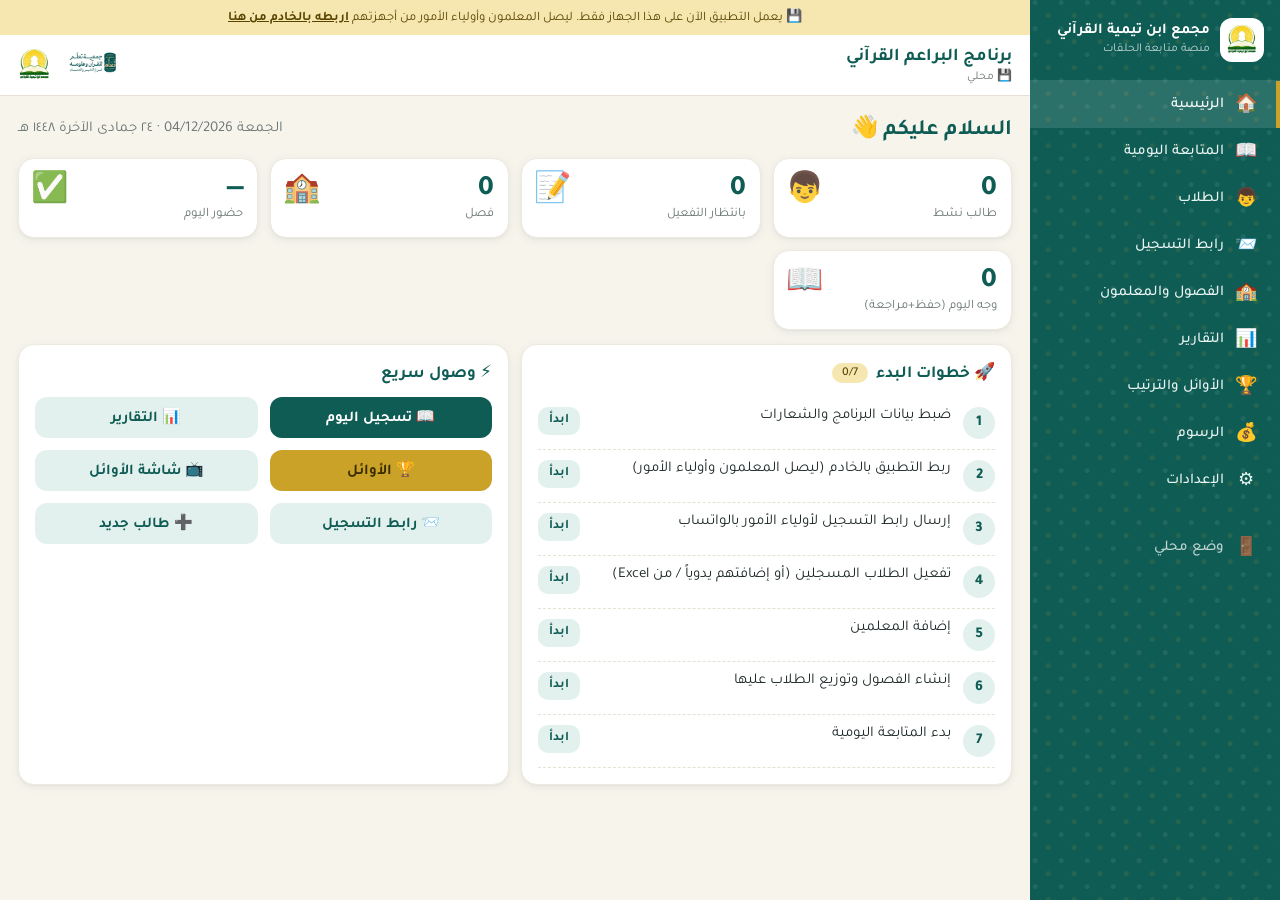
<file: tahfeez/index.html>
<!DOCTYPE html>
<html lang="ar" dir="rtl">
<head>
<meta charset="utf-8">
<meta name="viewport" content="width=device-width,initial-scale=1,viewport-fit=cover">
<title>منصة متابعة الحلقات — مجمع ابن تيمية القرآني</title>
<meta name="theme-color" content="#0f5c55">
<link rel="manifest" href="manifest.json">
<link rel="icon" href="assets/icon-192.png">
<link rel="apple-touch-icon" href="assets/icon-192.png">
<link rel="preconnect" href="https://fonts.googleapis.com">
<link rel="preconnect" href="https://fonts.gstatic.com" crossorigin>
<link href="https://fonts.googleapis.com/css2?family=Tajawal:wght@400;500;700;800&family=Amiri+Quran&display=swap" rel="stylesheet">
<link rel="stylesheet" href="css/style.css?v=1">
</head>
<body>
<div id="app"><div class="splash"><img src="assets/logo-ibntaymiyah.jpg" alt=""><div>جاري التحميل…</div></div></div>
<div id="modal-root"></div>
<div id="toast"></div>
<script src="data/quran.js?v=1"></script>
<script src="data/noorania.js?v=1"></script>
<script src="data/zad.js?v=1"></script>
<script src="js/core.js?v=1"></script>
<script src="js/quran.js?v=1"></script>
<script src="js/screens.js?v=1"></script>
<script src="js/daily.js?v=1"></script>
<script src="js/reports.js?v=1"></script>
<script src="js/parent.js?v=1"></script>
<script src="js/main.js?v=1"></script>
</body>
</html>
</file>
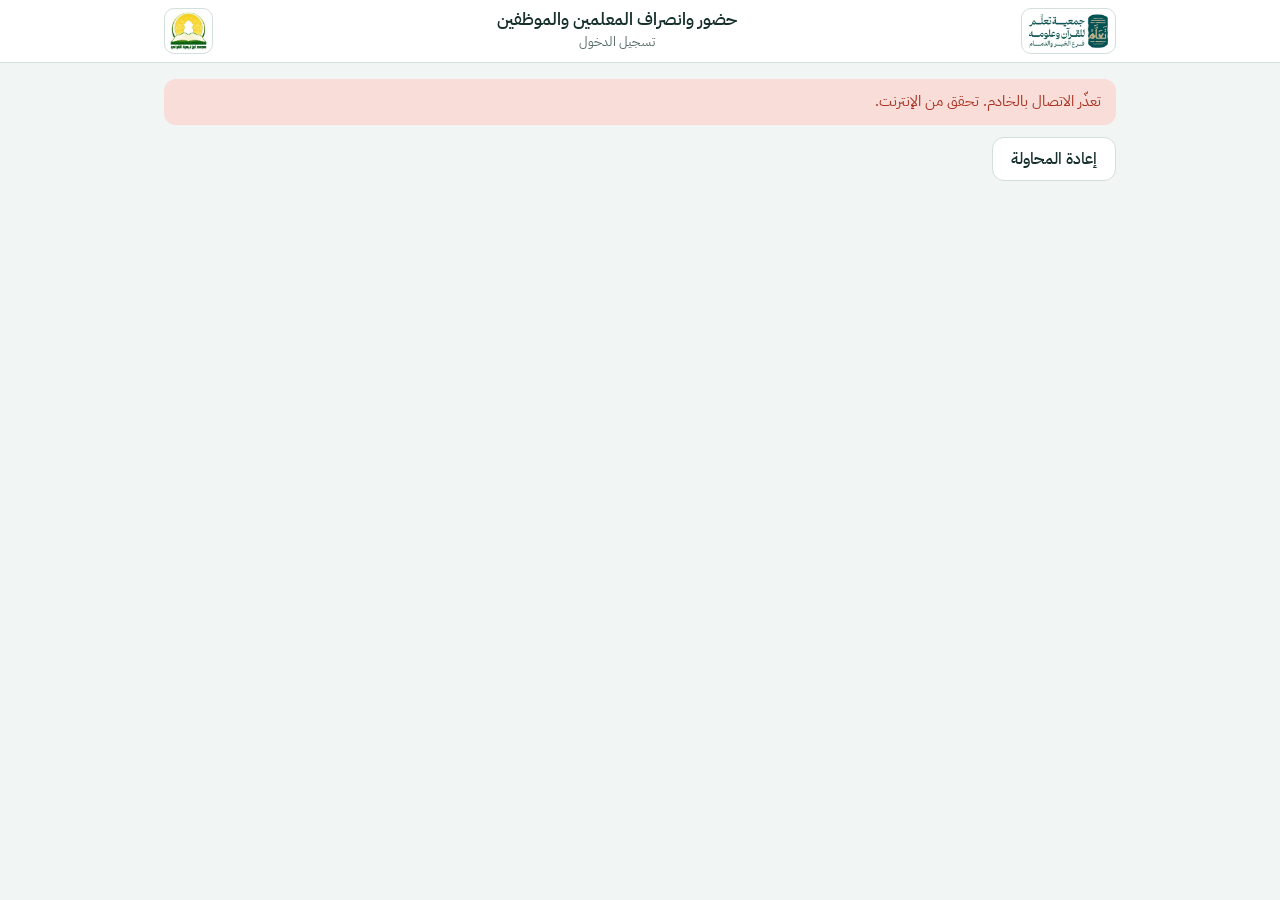
<file: index (1).html>
<!doctype html>
<html lang="ar" dir="rtl">
<head>
<base target="_top">
<meta charset="utf-8">
<meta name="viewport" content="width=device-width, initial-scale=1, viewport-fit=cover">
<title>حضور وانصراف المعلمين والموظفين</title>
<link rel="manifest" href="manifest.webmanifest">
<meta name="theme-color" content="#0C4F47">
<meta name="mobile-web-app-capable" content="yes">
<meta name="apple-mobile-web-app-capable" content="yes">
<meta name="apple-mobile-web-app-title" content="الحضور">
<meta name="apple-mobile-web-app-status-bar-style" content="default">
<link rel="icon" type="image/png" href="icon-192.png">
<link rel="apple-touch-icon" href="apple-touch-icon.png">
<link rel="preconnect" href="https://fonts.googleapis.com">
<link rel="preconnect" href="https://fonts.gstatic.com" crossorigin>
<link href="https://fonts.googleapis.com/css2?family=Amiri:wght@700&family=IBM+Plex+Sans+Arabic:wght@400;500;600&display=swap" rel="stylesheet">
<style>
:root{
  --bg:#F1F5F4; --surface:#FFFFFF; --surface2:#F6F9F8; --text:#16302C; --muted:#586C68; --line:#D3DFDC;
  --primary:#0C4F47; --primary-h:#093F39; --on-primary:#FFFFFF; --primary-soft:#DCECE8;
  --out:#20342F; --on-out:#FFFFFF;
  --gold:#D9A800; --gold-soft:#FBF1CC;
  --ok:#1D7446; --ok-soft:#DDF1E5; --warn:#855400; --warn-soft:#FCEFCF; --bad:#A93222; --bad-soft:#F8DDD8;
  --shadow:0 1px 2px rgba(12,40,36,.06),0 6px 18px rgba(12,40,36,.05);
  color-scheme:light dark;
}
@media (prefers-color-scheme:dark){
  :root:not([data-theme="light"]){--bg:#0E1917;--surface:#15231F;--surface2:#1B2B27;--text:#E6F0EE;--muted:#9DB4AF;--line:#2B403B;--primary:#4FB3A6;--primary-h:#66C6B9;--on-primary:#06201C;--primary-soft:#173630;--out:#D7E6E3;--on-out:#0E1917;--gold:#F0C419;--gold-soft:#3A3010;--ok:#5CCB8B;--ok-soft:#143526;--warn:#F0B84D;--warn-soft:#3A2C10;--bad:#F08A7A;--bad-soft:#3F1B16;--shadow:none}
}
:root[data-theme="dark"]{--bg:#0E1917;--surface:#15231F;--surface2:#1B2B27;--text:#E6F0EE;--muted:#9DB4AF;--line:#2B403B;--primary:#4FB3A6;--primary-h:#66C6B9;--on-primary:#06201C;--primary-soft:#173630;--out:#D7E6E3;--on-out:#0E1917;--gold:#F0C419;--gold-soft:#3A3010;--ok:#5CCB8B;--ok-soft:#143526;--warn:#F0B84D;--warn-soft:#3A2C10;--bad:#F08A7A;--bad-soft:#3F1B16;--shadow:none}
*,*::before,*::after{box-sizing:border-box}
[hidden]{display:none!important}
body{margin:0;background:var(--bg);color:var(--text);font:400 16px/1.65 'IBM Plex Sans Arabic','Segoe UI',Tahoma,system-ui,sans-serif;-webkit-text-size-adjust:100%}
button,input,select,textarea{font:inherit;color:inherit}
button{cursor:pointer}
:focus-visible{outline:3px solid var(--gold);outline-offset:2px;border-radius:8px}
.ltr{direction:ltr;unicode-bidi:isolate;display:inline-block}
svg.i{width:22px;height:22px;fill:none;stroke:currentColor;stroke-width:1.8;stroke-linecap:round;stroke-linejoin:round;flex:none}

.appbar{position:sticky;top:0;z-index:20;background:var(--surface);border-bottom:1px solid var(--line)}
.appbar .in{max-width:980px;margin:0 auto;display:grid;grid-template-columns:auto 1fr auto;align-items:center;gap:12px;padding:8px 14px}
.appbar .lg{background:#fff;border-radius:10px;padding:3px 5px;display:flex;align-items:center;border:1px solid var(--line)}
.appbar .lg img{height:38px;width:auto;display:block}
.appbar .ttl{text-align:center;min-width:0}
.appbar .ttl b{display:block;font-weight:600;font-size:17px;line-height:1.3}
.appbar .ttl span{display:block;color:var(--muted);font-size:13px;white-space:nowrap;overflow:hidden;text-overflow:ellipsis}
.acctbar{max-width:980px;margin:0 auto;padding:8px 14px 0;display:flex;gap:8px;flex-wrap:wrap}
.acctbar .btn svg.i{width:16px;height:16px;margin-inline-end:4px}

.navwrap{max-width:980px;margin:0 auto;padding:10px 14px 0}
.nav{display:flex;gap:6px;overflow-x:auto}
.nav button{position:relative;display:flex;align-items:center;gap:8px;border:1px solid var(--line);background:var(--surface);border-radius:12px;padding:9px 14px;min-height:44px;font-weight:500;white-space:nowrap;color:var(--text)}
.nav button[aria-current="page"]{background:var(--primary);border-color:var(--primary);color:var(--on-primary)}
.nav .bd{background:var(--bad);color:#fff;border-radius:999px;font-size:12px;min-width:20px;height:20px;line-height:20px;text-align:center;padding:0 5px;font-weight:600}
@media (max-width:719px){
  .navwrap{position:fixed;bottom:0;left:0;right:0;z-index:30;background:var(--surface);border-top:1px solid var(--line);padding:6px 6px calc(6px + env(safe-area-inset-bottom,0px))}
  .nav{gap:2px;overflow:visible}
  .nav button{flex:1;flex-direction:column;gap:2px;border:0;background:transparent;padding:6px 2px;font-size:12px;border-radius:10px;min-height:52px;color:var(--muted)}
  .nav button[aria-current="page"]{background:var(--primary-soft);color:var(--primary)}
  .nav .bd{position:absolute;top:2px;left:calc(50% + 2px)}
}

main{max-width:980px;margin:0 auto;padding:16px 14px 110px}
h2{font-size:20px;margin:6px 0 12px;font-weight:600}
h3{font-size:17px;margin:0 0 8px;font-weight:600}
.card{background:var(--surface);border:1px solid var(--line);border-radius:14px;padding:16px;box-shadow:var(--shadow);margin-bottom:14px}
.muted{color:var(--muted)}
.small{font-size:14px}
.row{display:flex;gap:10px;flex-wrap:wrap;align-items:center}
.sp{flex:1}
.pair{display:grid;grid-template-columns:1fr 1fr;gap:10px}
.empty{border:1.5px dashed var(--line);border-radius:14px;padding:28px 16px;text-align:center;color:var(--muted);background:var(--surface)}
.banner{border-radius:12px;padding:10px 14px;margin-bottom:12px;font-size:14.5px;border:1px solid var(--line);background:var(--surface)}
.banner.warn{background:var(--warn-soft);border-color:transparent;color:var(--warn)}
.banner.bad{background:var(--bad-soft);border-color:transparent;color:var(--bad)}

.btn{display:inline-flex;align-items:center;justify-content:center;gap:8px;min-height:44px;padding:8px 18px;border-radius:12px;border:1px solid var(--line);background:var(--surface);font-weight:500;color:var(--text)}
.btn:hover{background:var(--surface2)}
.btn.primary{background:var(--primary);border-color:var(--primary);color:var(--on-primary)}
.btn.primary:hover{background:var(--primary-h)}
.btn.danger{color:var(--bad);border-color:var(--bad)}
.btn.sm{min-height:38px;padding:4px 12px;font-size:14.5px;border-radius:10px}
.btn[disabled]{opacity:.5;cursor:not-allowed}
.iconbtn{width:44px;height:44px;border-radius:12px;border:1px solid var(--line);background:var(--surface);display:grid;place-items:center;color:var(--text)}
.field{display:grid;gap:4px;margin-bottom:12px}
.field label,.lbl{font-weight:500;font-size:14.5px}
input[type=text],input[type=password],input[type=date],input[type=time],input[type=month],input[type=number],select,textarea{width:100%;min-height:44px;padding:8px 12px;border:1px solid var(--line);border-radius:10px;background:var(--surface);color:var(--text)}
input.pin{letter-spacing:.4em;text-align:center;font-size:20px;font-variant-numeric:tabular-nums}
textarea{resize:vertical;min-height:88px}
.seg{display:inline-flex;border:1px solid var(--line);border-radius:12px;overflow:hidden;background:var(--surface)}
.seg button{border:0;background:transparent;padding:8px 16px;min-height:44px;font-weight:500;color:var(--text)}
.seg button[aria-pressed="true"]{background:var(--primary);color:var(--on-primary)}
.seg button+button{border-inline-start:1px solid var(--line)}
.chip{display:inline-flex;align-items:center;padding:2px 10px;border-radius:999px;font-size:13.5px;font-weight:500;background:var(--surface2);color:var(--muted);white-space:nowrap}
.chip.ok{background:var(--ok-soft);color:var(--ok)}
.chip.warn{background:var(--warn-soft);color:var(--warn)}
.chip.bad{background:var(--bad-soft);color:var(--bad)}
.chip.pri{background:var(--primary-soft);color:var(--primary)}
.switch{display:flex;align-items:flex-start;gap:12px;margin:8px 0}
.switch input{width:22px;height:22px;margin-top:4px;accent-color:var(--primary);flex:none}
.pick{display:flex;gap:12px;align-items:center;padding:10px 12px;border:1px solid var(--line);border-radius:12px;margin-bottom:8px;background:var(--surface)}
.pick input{width:22px;height:22px;accent-color:var(--primary);flex:none}
.pick:has(input:checked){border-color:var(--primary);background:var(--primary-soft)}
.subnav{display:flex;gap:6px;overflow-x:auto;margin:0 0 12px;padding-bottom:4px}
.subnav .btn{white-space:nowrap}
.pickbox{max-height:300px;overflow:auto;border:1px solid var(--line);border-radius:12px;padding:8px}
.card h3 svg.i{width:18px;height:18px;vertical-align:-3px}
.stats{display:grid;grid-template-columns:repeat(auto-fit,minmax(110px,1fr));gap:10px;margin-bottom:14px}
.stat{background:var(--surface);border:1px solid var(--line);border-radius:12px;padding:10px 12px;text-align:center}
.stat b{display:block;font-size:22px;font-weight:700}
.stat span{font-size:12.5px;color:var(--muted)}
.dash-row{display:flex;flex-wrap:wrap;gap:16px;align-items:center;justify-content:center}
.legend{display:flex;flex-wrap:wrap;gap:8px 14px;justify-content:center;font-size:13.5px;max-width:220px}
.legend .lg{display:flex;align-items:center;gap:6px;white-space:nowrap}
.legend .lg i{width:10px;height:10px;border-radius:3px;display:inline-block;flex:none}

.li{display:flex;align-items:center;gap:12px;padding:12px 4px;border-bottom:1px solid var(--line)}
.li:last-child{border-bottom:0}
.li .nm{font-weight:600}
.li .tm{font-variant-numeric:tabular-nums;color:var(--muted);font-size:14.5px}
.tally{display:flex;flex-wrap:wrap;gap:8px 18px;margin:0 0 12px;font-size:15px}
.tally span::before{content:"";display:inline-block;width:10px;height:10px;border-radius:50%;background:var(--c,var(--muted));margin-inline-end:6px}

.stage{display:grid;justify-items:center;gap:6px;padding:6px 0 0;text-align:center}
.stage .dow{font:700 30px/1.2 Amiri,'Traditional Arabic','Noto Naskh Arabic',serif}
.stage .dt{color:var(--muted);font-size:15px;line-height:1.5}
.clock{font-size:44px;font-weight:600;line-height:1.1;margin:14px 0 22px;font-variant-numeric:tabular-nums}
.punch{--c:var(--primary);--f:var(--on-primary);width:224px;height:224px;border-radius:50%;border:0;background:var(--c);color:var(--f);display:grid;place-items:center;align-content:center;gap:8px;position:relative;font-weight:600;font-size:21px;box-shadow:0 0 0 8px var(--bg),0 0 0 10px var(--gold),0 16px 32px rgba(12,79,71,.25)}
.punch svg.i{width:78px;height:78px;stroke-width:1.4}
.punch .sub{font-size:14.5px;font-weight:500;opacity:.9;margin-top:-6px;max-width:180px;line-height:1.3}
.fs{border:1px solid var(--line);border-radius:12px;padding:6px 12px 2px;margin:0 0 10px}
.fs legend{padding:0 6px;font-weight:600;font-size:14.5px}
.punch.out{--c:var(--out);--f:var(--on-out)}
.punch.done,.punch.off,.punch.blocked{--c:var(--surface2);--f:var(--muted);box-shadow:0 0 0 8px var(--bg),0 0 0 10px var(--line);cursor:default}
.punch.blocked span{font-size:16px;padding:0 10px;text-align:center}
.punch:not(.done):not(.off):active{transform:scale(.98)}
.punch.busy::after{content:"";position:absolute;inset:-16px;border-radius:50%;border:3px solid var(--gold);animation:pulse 1.1s ease-out infinite}
@keyframes pulse{from{transform:scale(.94);opacity:.9}to{transform:scale(1.07);opacity:0}}
@media (prefers-reduced-motion:reduce){.punch.busy::after{animation:none;opacity:.7}}
.today2{display:grid;grid-template-columns:1fr 1fr;gap:10px;width:100%;max-width:420px;margin-top:26px}
.today2 div{background:var(--surface);border:1px solid var(--line);border-radius:12px;padding:10px 12px}
.today2 small{display:block;color:var(--muted);font-size:13.5px}
.today2 b{font-size:20px;font-weight:600;font-variant-numeric:tabular-nums}

.ctrl{display:grid;gap:12px}
.ctrl .period{display:flex;flex-wrap:wrap;gap:8px;align-items:center}
.ctrl .period input{width:auto;min-width:150px}
.papers{margin-top:6px;overflow-x:auto;padding-bottom:6px}
.papers .paper{zoom:var(--z,1)}
.editable{cursor:pointer}
.editable:hover{background:#FFF8DB}
.plist{width:100%;max-width:460px;margin-top:22px;text-align:start}

.ov{position:fixed;inset:0;background:rgba(8,24,21,.55);z-index:60;display:grid;place-items:center;padding:16px 14px}
.dlg{background:var(--surface);color:var(--text);border-radius:16px;padding:18px;width:100%;max-width:480px;max-height:100%;overflow:auto;box-shadow:0 20px 50px rgba(0,0,0,.35)}
.dfoot{display:flex;gap:10px;justify-content:flex-start;margin-top:8px;flex-wrap:wrap}
#toast{position:fixed;inset-inline:0;bottom:calc(84px + env(safe-area-inset-bottom,0px));display:grid;justify-items:center;z-index:70;pointer-events:none;padding:0 14px}
@media (min-width:720px){#toast{bottom:24px}}
#toast div{background:var(--text);color:var(--bg);padding:10px 18px;border-radius:12px;font-size:15px;box-shadow:0 8px 24px rgba(0,0,0,.3);max-width:420px}
#toast div.ok{background:var(--ok);color:#fff}
#toast div.bad{background:var(--bad);color:#fff}
.loading{text-align:center;padding:60px 0;color:var(--muted)}

.paper{background:#fff;color:#000;font-family:'IBM Plex Sans Arabic','Segoe UI',Tahoma,sans-serif;direction:rtl;box-sizing:border-box;width:210mm;margin:0 auto 18px;padding:10mm;box-shadow:0 1px 4px rgba(0,0,0,.3);line-height:1.5;font-size:11pt}
.paper.land{width:297mm;padding:8mm}
.paper *{box-sizing:border-box}
.sh-logos{display:flex;justify-content:space-between;align-items:center}
.sh-logos img{height:22mm;width:auto;max-width:64mm;object-fit:contain;display:block}
.sh-title{font-family:Amiri,'Traditional Arabic','Noto Naskh Arabic',serif;font-weight:700;font-size:26pt;line-height:1.25;text-align:center;margin:1mm 0 3mm;color:#000}
.sh-meta{display:flex;justify-content:space-between;align-items:flex-start;gap:10mm;border-top:1.6pt solid #0C4F47;border-bottom:.6pt solid #0C4F47;padding:2.2mm 1mm;margin-bottom:4mm;font-size:10.5pt}
.sh-meta .rl{font-size:9.5pt;color:#333}
.sh-meta .pl{font-size:10pt}
table.sh{width:100%;border-collapse:collapse;font-size:10pt;text-align:center;color:#000}
table.sh th,table.sh td{border:.6pt solid #555;padding:1.05mm 1.2mm;vertical-align:middle}
table.sh thead th{background:#DDE9E6;font-weight:600;-webkit-print-color-adjust:exact;print-color-adjust:exact}
table.sh thead{display:table-header-group}
table.sh tr{break-inside:avoid}
table.sh td.tm{white-space:nowrap;font-variant-numeric:tabular-nums}
table.sh td.nt{text-align:right;font-size:9pt}
table.sh tr.wk td{border-top:1.6pt solid #0C4F47}
table.sh tr.st-none td{background:#F3E4E1;-webkit-print-color-adjust:exact;print-color-adjust:exact}
table.sh tr.st-hol td{background:#EAEAEA;color:#333;-webkit-print-color-adjust:exact;print-color-adjust:exact}
.linkbtn{background:none;border:0;color:#0C4F47;text-decoration:underline;font:inherit;font-size:10pt;cursor:pointer;min-height:32px;padding:0 6px}
.sh-sum{margin-top:4mm;font-size:10.5pt;border:.6pt solid #555;padding:2mm 3mm}
.sh-foot{margin-top:4mm;font-size:8.5pt;color:#444;text-align:left}
table.mx{font-size:8pt}
table.mx th,table.mx td{padding:.8mm .5mm}
table.mx td.nm{text-align:right;white-space:nowrap;padding-inline:1.5mm;font-size:8.5pt}
table.mx th.n,table.mx td.n{width:7mm}
table.mx th.dh{font-size:7.5pt;line-height:1.25}
table.mx th.dh .ds{font-weight:400}
table.mx th.io{font-size:6pt;font-weight:400;line-height:1.2}
table.mx .c{line-height:1.3;font-size:7.5pt;font-variant-numeric:tabular-nums}
table.mx .c span{display:block;white-space:nowrap}
table.mx .c span+span{border-top:.4pt solid #999}
table.mx .c em{display:block;font-style:normal;font-size:6pt;color:#333}
table.mx .c1{font-size:7pt}
table.mx .c+.c{border-top:.5pt dashed #666;margin-top:.5mm;padding-top:.5mm}
table.mx .c0{color:#555}
table.sh td[rowspan]{vertical-align:middle}
table.mx td.hol,table.mx th.hol{background:#E4E4E4;-webkit-print-color-adjust:exact;print-color-adjust:exact}
table.mx td.none{background:#F3E4E1;-webkit-print-color-adjust:exact;print-color-adjust:exact}
table.mx td.tot{font-weight:600}
table.mx.dense{font-size:7pt}
table.mx.dense .c{font-size:6.4pt}
table.mx.dense td.nm{font-size:7.6pt;padding-inline:1mm}
table.mx.dense th.dh{font-size:6.6pt}
table.mx.dense th.io{font-size:5pt}
table.mx.dense .c em,table.mx.dense .c1{font-size:5.2pt}
@media print{.paper{width:auto!important;margin:0!important;padding:0!important;box-shadow:none!important;break-after:page}.paper:last-child{break-after:auto}.no-print{display:none!important}}

@media print{
  html,body{background:#fff!important}
  .no-print,.appbar,.navwrap,#toast,#modal{display:none!important}
  main{padding:0;max-width:none}
  .papers{overflow:visible;margin:0;padding:0}
  .papers .paper{zoom:1!important}
}
</style>
<style id="pgstyle">@page{size:A4 portrait;margin:10mm}</style>
</head>
<body>
<header class="appbar no-print"><div class="in">
  <div class="lg"><img id="logoTA" alt="شعار جمعية تعلم"></div>
  <div class="ttl"><b>حضور وانصراف المعلمين والموظفين</b><span id="who">&nbsp;</span></div>
  <div class="lg"><img id="logoIB" alt="شعار مجمع ابن تيمية القرآني"></div>
</div></header>
<div class="acctbar no-print" id="acctbar" hidden></div>
<div class="navwrap no-print" hidden><nav class="nav" id="nav" aria-label="التنقل"></nav></div>
<main id="view"><div class="loading">جارٍ التحميل…</div></main>
<div id="modal"></div>
<div id="toast" role="status" aria-live="polite"></div>

<script src="config.js"></script>
<script>if('serviceWorker' in navigator){addEventListener('load',function(){navigator.serviceWorker.register('sw.js').catch(function(){})})}</script>
<script>
'use strict';
const LOGO_TA='logo-ta.png', LOGO_IB='logo-ib.jpg';
const SHEET_CSS=`.paper{background:#fff;color:#000;font-family:'IBM Plex Sans Arabic','Segoe UI',Tahoma,sans-serif;direction:rtl;box-sizing:border-box;width:210mm;margin:0 auto 18px;padding:10mm;box-shadow:0 1px 4px rgba(0,0,0,.3);line-height:1.5;font-size:11pt}
.paper.land{width:297mm;padding:8mm}
.paper *{box-sizing:border-box}
.sh-logos{display:flex;justify-content:space-between;align-items:center}
.sh-logos img{height:22mm;width:auto;max-width:64mm;object-fit:contain;display:block}
.sh-title{font-family:Amiri,'Traditional Arabic','Noto Naskh Arabic',serif;font-weight:700;font-size:26pt;line-height:1.25;text-align:center;margin:1mm 0 3mm;color:#000}
.sh-meta{display:flex;justify-content:space-between;align-items:flex-start;gap:10mm;border-top:1.6pt solid #0C4F47;border-bottom:.6pt solid #0C4F47;padding:2.2mm 1mm;margin-bottom:4mm;font-size:10.5pt}
.sh-meta .rl{font-size:9.5pt;color:#333}
.sh-meta .pl{font-size:10pt}
table.sh{width:100%;border-collapse:collapse;font-size:10pt;text-align:center;color:#000}
table.sh th,table.sh td{border:.6pt solid #555;padding:1.05mm 1.2mm;vertical-align:middle}
table.sh thead th{background:#DDE9E6;font-weight:600;-webkit-print-color-adjust:exact;print-color-adjust:exact}
table.sh thead{display:table-header-group}
table.sh tr{break-inside:avoid}
table.sh td.tm{white-space:nowrap;font-variant-numeric:tabular-nums}
table.sh td.nt{text-align:right;font-size:9pt}
table.sh tr.wk td{border-top:1.6pt solid #0C4F47}
table.sh tr.st-none td{background:#F3E4E1;-webkit-print-color-adjust:exact;print-color-adjust:exact}
table.sh tr.st-hol td{background:#EAEAEA;color:#333;-webkit-print-color-adjust:exact;print-color-adjust:exact}
.linkbtn{background:none;border:0;color:#0C4F47;text-decoration:underline;font:inherit;font-size:10pt;cursor:pointer;min-height:32px;padding:0 6px}
.sh-sum{margin-top:4mm;font-size:10.5pt;border:.6pt solid #555;padding:2mm 3mm}
.sh-foot{margin-top:4mm;font-size:8.5pt;color:#444;text-align:left}
table.mx{font-size:8pt}
table.mx th,table.mx td{padding:.8mm .5mm}
table.mx td.nm{text-align:right;white-space:nowrap;padding-inline:1.5mm;font-size:8.5pt}
table.mx th.n,table.mx td.n{width:7mm}
table.mx th.dh{font-size:7.5pt;line-height:1.25}
table.mx th.dh .ds{font-weight:400}
table.mx th.io{font-size:6pt;font-weight:400;line-height:1.2}
table.mx .c{line-height:1.3;font-size:7.5pt;font-variant-numeric:tabular-nums}
table.mx .c span{display:block;white-space:nowrap}
table.mx .c span+span{border-top:.4pt solid #999}
table.mx .c em{display:block;font-style:normal;font-size:6pt;color:#333}
table.mx .c1{font-size:7pt}
table.mx .c+.c{border-top:.5pt dashed #666;margin-top:.5mm;padding-top:.5mm}
table.mx .c0{color:#555}
table.sh td[rowspan]{vertical-align:middle}
table.mx td.hol,table.mx th.hol{background:#E4E4E4;-webkit-print-color-adjust:exact;print-color-adjust:exact}
table.mx td.none{background:#F3E4E1;-webkit-print-color-adjust:exact;print-color-adjust:exact}
table.mx td.tot{font-weight:600}
table.mx.dense{font-size:7pt}
table.mx.dense .c{font-size:6.4pt}
table.mx.dense td.nm{font-size:7.6pt;padding-inline:1mm}
table.mx.dense th.dh{font-size:6.6pt}
table.mx.dense th.io{font-size:5pt}
table.mx.dense .c em,table.mx.dense .c1{font-size:5.2pt}
@media print{.paper{width:auto!important;margin:0!important;padding:0!important;box-shadow:none!important;break-after:page}.paper:last-child{break-after:auto}.no-print{display:none!important}}`;
const TZ='Asia/Riyadh';
const DAYS=['الأحد','الاثنين','الثلاثاء','الأربعاء','الخميس','الجمعة','السبت'];
const ICON={
  finger:'<path d="M12 10a2 2 0 0 0-2 2c0 1.02-.1 2.51-.26 4"/><path d="M14 13.12c0 2.38 0 6.38-1 8.88"/><path d="M17.29 21.02c.12-.6.43-2.3.5-3.02"/><path d="M2 12a10 10 0 0 1 18-6"/><path d="M2 16h.01"/><path d="M21.8 16c.2-2 .131-5.354 0-6"/><path d="M5 19.5C5.5 18 6 15 6 12a6 6 0 0 1 .34-2"/><path d="M8.65 22c.21-.66.45-1.32.57-2"/><path d="M9 6.8a6 6 0 0 1 9 5.2v2"/>',
  clip:'<rect width="8" height="4" x="8" y="2" rx="1"/><path d="M16 4h2a2 2 0 0 1 2 2v14a2 2 0 0 1-2 2H6a2 2 0 0 1-2-2V6a2 2 0 0 1 2-2h2"/><path d="M12 11h4"/><path d="M12 16h4"/><path d="M8 11h.01"/><path d="M8 16h.01"/>',
  file:'<path d="M15 2H6a2 2 0 0 0-2 2v16a2 2 0 0 0 2 2h12a2 2 0 0 0 2-2V7Z"/><path d="M14 2v4a2 2 0 0 0 2 2h4"/><path d="M10 9H8"/><path d="M16 13H8"/><path d="M16 17H8"/>',
  users:'<path d="M16 21v-2a4 4 0 0 0-4-4H6a4 4 0 0 0-4 4v2"/><circle cx="9" cy="7" r="4"/><path d="M22 21v-2a4 4 0 0 0-3-3.87"/><path d="M16 3.13a4 4 0 0 1 0 7.75"/>',
  sliders:'<line x1="21" x2="14" y1="4" y2="4"/><line x1="10" x2="3" y1="4" y2="4"/><line x1="21" x2="12" y1="12" y2="12"/><line x1="8" x2="3" y1="12" y2="12"/><line x1="21" x2="16" y1="20" y2="20"/><line x1="12" x2="3" y1="20" y2="20"/><line x1="14" x2="14" y1="2" y2="6"/><line x1="8" x2="8" y1="10" y2="14"/><line x1="16" x2="16" y1="18" y2="22"/>',
  cal:'<path d="M8 2v4"/><path d="M16 2v4"/><rect width="18" height="18" x="3" y="4" rx="2"/><path d="M3 10h18"/><path d="m9 16 2 2 4-4"/>',
  print:'<path d="M6 18H4a2 2 0 0 1-2-2v-5a2 2 0 0 1 2-2h16a2 2 0 0 1 2 2v5a2 2 0 0 1-2 2h-2"/><path d="M6 9V3a1 1 0 0 1 1-1h10a1 1 0 0 1 1 1v6"/><rect x="6" y="14" width="12" height="8" rx="1"/>',
  down:'<path d="M21 15v4a2 2 0 0 1-2 2H5a2 2 0 0 1-2-2v-4"/><path d="m7 10 5 5 5-5"/><path d="M12 15V3"/>',
  next:'<path d="m9 18 6-6-6-6"/>', prev:'<path d="m15 18-6-6 6-6"/>',
  plus:'<path d="M5 12h14"/><path d="M12 5v14"/>',
  edit:'<path d="M12 20h9"/><path d="M16.5 3.5a2.12 2.12 0 0 1 3 3L7 19l-4 1 1-4Z"/>',
  check:'<path d="M20 6 9 17l-5-5"/>',
  refresh:'<path d="M3 12a9 9 0 0 1 15-6.7L21 8"/><path d="M21 3v5h-5"/><path d="M21 12a9 9 0 0 1-15 6.7L3 16"/><path d="M8 16H3v5"/>',
  mail:'<rect width="20" height="16" x="2" y="4" rx="2"/><path d="m22 7-8.97 5.7a1.94 1.94 0 0 1-2.06 0L2 7"/>',
  shield:'<path d="M20 13c0 5-3.5 7.5-7.66 8.95a1 1 0 0 1-.67-.01C7.5 20.5 4 18 4 13V6a1 1 0 0 1 1-1c2 0 4.5-1.2 6.24-2.72a1.17 1.17 0 0 1 1.52 0C14.51 3.81 17 5 19 5a1 1 0 0 1 1 1z"/><path d="m9 12 2 2 4-4"/>',
  chart:'<path d="M3 3v16a2 2 0 0 0 2 2h16"/><rect x="7" y="13" width="3" height="5" rx="1"/><rect x="12" y="9" width="3" height="9" rx="1"/><rect x="17" y="5" width="3" height="13" rx="1"/>'
};
const ic=n=>`<svg class="i" viewBox="0 0 24 24" aria-hidden="true">${ICON[n]}</svg>`;

/* ---------- أدوات ---------- */
const $=(s,el=document)=>el.querySelector(s);
const $$=(s,el=document)=>[...el.querySelectorAll(s)];
const esc=s=>String(s??'').replace(/[&<>"']/g,c=>({'&':'&amp;','<':'&lt;','>':'&gt;','"':'&quot;',"'":'&#39;'}[c]));
const pad=n=>String(n).padStart(2,'0');
const ymd=d=>`${d.getFullYear()}-${pad(d.getMonth()+1)}-${pad(d.getDate())}`;
const parse=s=>{const [y,m,d]=s.split('-').map(Number);return new Date(y,m-1,d)};
const addDays=(s,n)=>{const d=parse(s);d.setDate(d.getDate()+n);return ymd(d)};
const DPARTS=new Intl.DateTimeFormat('en-CA',{timeZone:TZ,year:'numeric',month:'2-digit',day:'2-digit',hour:'2-digit',minute:'2-digit',hourCycle:'h23'});
function nowParts(){const p={};DPARTS.formatToParts(new Date()).forEach(x=>p[x.type]=x.value);return p}
const today=()=>{const p=nowParts();return `${p.year}-${p.month}-${p.day}`};
const nowHM=()=>{const p=nowParts();return `${p.hour}:${p.minute}`};
const dow=s=>parse(s).getDay();
const isWork=s=>dow(s)<=4;
const weekStart=s=>addDays(s,-dow(s));
const t12=hm=>{if(!hm)return '';const [h,m]=hm.split(':').map(Number);return ((h+11)%12+1)+':'+pad(m)+(h<12?' ص':' م')};
const t12c=hm=>{if(!hm)return '';const [h,m]=hm.split(':').map(Number);return ((h+11)%12+1)+':'+pad(m)+(h<12?'ص':'م')};
const ltr=s=>`<span class="ltr">${s}</span>`;
const HF=new Intl.DateTimeFormat('en-u-ca-islamic-umalqura-nu-latn',{year:'numeric',month:'numeric',day:'numeric'});
function hij(s){try{const p={};HF.formatToParts(parse(s)).forEach(x=>p[x.type]=x.value);return `${p.year}/${pad(p.month)}/${pad(p.day)}`}catch(e){return ''}}
const greg=s=>s.replace(/-/g,'/');
const HLONG=new Intl.DateTimeFormat('ar-SA-u-ca-islamic-umalqura-nu-latn',{day:'numeric',month:'long',year:'numeric'});
const GLONG=new Intl.DateTimeFormat('ar-SA-u-ca-gregory-nu-latn',{day:'numeric',month:'long',year:'numeric'});
const dLabel=d=>`${DAYS[dow(d)]} ${ltr(hij(d))}هـ | ${ltr(greg(d))}م`;

/* ---------- تخزين محلي للجلسة ---------- */
const mem={};
const Store={get:k=>{try{return localStorage.getItem(k)}catch(e){return mem[k]||null}},set:(k,v)=>{try{localStorage.setItem(k,v)}catch(e){mem[k]=v}},del:k=>{try{localStorage.removeItem(k)}catch(e){delete mem[k]}}};
const Slots={admin:null,teacher:null};
(function loadSlots(){
  ['admin','teacher'].forEach(r=>{try{Slots[r]=JSON.parse(Store.get('att_sess_'+r)||'null')}catch(e){Slots[r]=null}});
  if(!Slots.admin&&!Slots.teacher){
    try{const old=JSON.parse(Store.get('att_sess')||'null');if(old&&old.role){Slots[old.role]=old;Store.set('att_sess_'+old.role,JSON.stringify(old))}}catch(e){}
  }
  Store.del('att_sess');
})();
function saveSlot(role){if(Slots[role])Store.set('att_sess_'+role,JSON.stringify(Slots[role]));else Store.del('att_sess_'+role)}
let ActiveRole=Store.get('att_active')||(Slots.admin?'admin':Slots.teacher?'teacher':'');
let Sess=ActiveRole?Slots[ActiveRole]:null;
function setActive(role){ActiveRole=role;Sess=role?Slots[role]:null;if(role)Store.set('att_active',role);else Store.del('att_active')}

/* ---------- الاتصال بالخادم ---------- */
const API_URL=/^https:\/\/script\.google\.com\//.test(String(window.API_URL||'').trim())?String(window.API_URL).trim():'';
const PWA=!!API_URL&&!(window.google&&window.google.script);
function call(action,payload){
  const pl=Object.assign({},payload||{});if(Sess&&Sess.token)pl.token=Sess.token;
  const req={action,payload:pl};
  const bad=r=>{const e=new Error((r&&r.error)||'حدث خطأ');e.auth=!!(r&&r.auth);return e};
  if(window.google&&google.script&&google.script.run){
    return new Promise((res,rej)=>{
      google.script.run
        .withSuccessHandler(r=>{if(r&&r.ok)res(r);else rej(bad(r))})
        .withFailureHandler(()=>rej(new Error('تعذّر الاتصال بالخادم. تحقق من الإنترنت.')))
        .api(req);
    });
  }
  if(!API_URL)return Promise.reject(new Error('لم يُضبط رابط الخادم. عدّل ملف config.js.'));
  return fetch(API_URL,{method:'POST',headers:{'Content-Type':'text/plain;charset=utf-8'},body:JSON.stringify(req),redirect:'follow'})
    .then(r=>r.json().catch(()=>{throw new Error('استجابة غير صحيحة من الخادم. تأكد من الرابط ومن أن الوصول «أي شخص».')}),()=>{throw new Error('تعذّر الاتصال بالخادم. تحقق من الإنترنت.')})
    .then(r=>{if(r&&r.ok)return r;throw bad(r)});
}

/* ---------- الحالة ---------- */
const S={today:'',ver:-1,holidays:{},shifts:{},att:{},requests:[],teachers:{},me:null,sheetUrl:'',settings:{},extra:[],duty:[],messages:[]};
const U={tab:null,busy:false,rep:null,list:null,lmode:'teacher',lsel:'',err:''};

function setState(st){
  S.ver=st.ver;S.att=st.att||{};S.requests=st.requests||[];S.sheetUrl=st.sheetUrl||'';
  S.holidays={};Object.entries(st.holidays||{}).forEach(([d,n])=>S.holidays[d]={name:n});
  S.shifts=st.shifts||{};S.settings=st.settings||{};S.extra=st.extra||[];S.duty=st.duty||[];S.messages=st.messages||[];
  if(st.role==='teacher'){S.me=st.me;S.teachers={[st.me.id]:{name:st.me.name,role:st.me.role,active:true,order:0,activated:true,kind:st.me.kind||'teacher',shiftIds:st.me.shiftIds||[]}}}
  else{S.me=null;S.teachers=st.teachers||{}}
  scheduleRender();
}
async function loadState(){const r=await call('state');setState(r.state)}
const isAdmin=()=>!!Sess&&Sess.role==='admin';
const teachersSorted=()=>Object.entries(S.teachers).map(([id,t])=>({id,...t})).sort((a,b)=>(a.order||0)-(b.order||0)||String(a.name).localeCompare(String(b.name),'ar'));

const mins=hm=>{const [h,m]=hm.split(':').map(Number);return h*60+m};
const fmtDur=m=>m<60?`${m} د`:`${Math.floor(m/60)} س${m%60?` ${m%60} د`:''}`;
const kindLabel=k=>k==='staff'?'موظف':'معلم';
const shiftText=sh=>sh?`${sh.name?sh.name+': ':''}${t12(sh.start)} – ${t12(sh.end)}`:'';
const byStart=(a,b)=>mins(a.start)-mins(b.start);
function personShifts(tid){
  const t=S.teachers[tid];
  return ((t&&t.shiftIds)||[]).map(id=>S.shifts[id]?{id,...S.shifts[id]}:null).filter(Boolean).sort(byStart);
}
const recsOf=(tid,d)=>(S.att[tid]&&S.att[tid][d])||[];
/* ---------- الدوام الإضافي (يوم إجازة أو سبت أو فترة إضافية) ---------- */
const offDay=d=>!isWork(d)||!!S.holidays[d];
const extrasOn=(tid,d)=>S.settings.extraEnabled===false?[]:S.extra.filter(x=>x.tid===tid&&x.date===d);
const worksOn=(tid,d)=>!offDay(d)||extrasOn(tid,d).length>0;
// الفترات المطلوبة من الفرد في يوم محدد: المعتادة (في أيام الدوام) + ما كُلّف به إضافياً
function shiftsOn(tid,d){
  const base=offDay(d)?[]:((S.teachers[tid]&&S.teachers[tid].shiftIds)||[]);
  const ids=base.concat(extrasOn(tid,d).map(x=>x.sid).filter(id=>id&&!base.includes(id)));
  return ids.map(id=>S.shifts[id]?{id,...S.shifts[id]}:null).filter(Boolean).sort(byStart);
}
/* ---------- المناوبة ---------- */
const dutyLabel=t=>t==='end'?'مناوبة الانصراف':'مناوبة الاستقبال';
const dutyHint=t=>t==='end'?'نهاية الفترة عند انصراف آخر طالب':'بداية الفترة لاستقبال الطلاب';
const dutyTime=x=>x.type==='end'?x.sh.end:x.sh.start;
// مناوبات فرد في يوم: الأسبوعية (في أيام الدوام فقط) + المحددة بتاريخ
function dutyOn(tid,d){
  if(S.settings.dutyEnabled===false)return [];
  const wd=String(dow(d)),normal=!offDay(d);
  return S.duty.filter(x=>(!tid||x.tid===tid)&&(x.day===d||(normal&&x.day===wd)))
    .map(x=>({...x,sh:S.shifts[x.sid]})).filter(x=>x.sh).sort((a,b)=>mins(dutyTime(a))-mins(dutyTime(b)));
}
const fillDuty=(t,x)=>String(t||'').replace(/\{الفترة\}/g,x.sh.name).replace(/\{الوقت\}/g,t12(dutyTime(x)));
const myMsgs=()=>S.settings.messagesEnabled===false?[]:S.messages.filter(m=>m.tid===Sess.tid);
const unreadCount=()=>myMsgs().filter(m=>!m.read).length;
function excuses(tid,d){
  return S.requests.filter(r=>r.tid===tid&&r.status==='approved'&&(
    (r.type==='absence'&&r.from<=d&&d<=(r.to||r.from))||(r.type==='leave'&&r.from===d)));
}
// فترات يوم لفرد: ما سُجِّل فعلاً + الفترات المخصصة له ولم تُسجَّل
function periodsOf(tid,d){
  const assigned=shiftsOn(tid,d),used=new Set(),out=[];
  recsOf(tid,d).forEach(r=>{
    let sh=null;
    if(r.ss&&r.se)sh={name:r.sn||'',start:r.ss,end:r.se,grace:r.sg||0};
    else if(r.sid&&S.shifts[r.sid])sh={...S.shifts[r.sid]};
    const m=assigned.find(a=>(r.sid&&a.id===r.sid)||(!r.sid&&sh&&a.start===sh.start&&a.end===sh.end));
    if(m){used.add(m.id);if(!sh)sh={...m}}
    if(sh&&!sh.name&&m)sh.name=m.name;
    out.push({sid:m?m.id:(r.sid||''),sh,rec:r});
  });
  assigned.forEach(a=>{if(!used.has(a.id))out.push({sid:a.id,sh:{name:a.name,start:a.start,end:a.end,grace:a.grace||0},rec:null})});
  if(!out.length)out.push({sid:'',sh:null,rec:null});
  const key=p=>p.sh?mins(p.sh.start):(p.rec&&p.rec.i?mins(p.rec.i):9999);
  return out.sort((x,y)=>key(x)-key(y));
}
const noneLabel=()=>(!S.settings||S.settings.autoAbsentEnabled!==false)?'غياب':'لم يسجّل';
const leaveText=lv=>'استئذان'+(lv.tf?` من ${t12(lv.tf)}${lv.tt?' إلى '+t12(lv.tt):''}`:'');
const overlaps=(x,sh)=>{if(!sh||(!x.tf&&!x.tt))return true;const lf=x.tf||'00:00',lt=x.tt||'23:59';return lf<sh.end&&lt>sh.start};
// فترة واحدة قد تُسجَّل أكثر من مرة (عودة بعد استئذان معتمد): القيم مفصولة بفواصل بنفس الترتيب
function legsOf(r){
  const il=(r&&r.i||'').split(',').map(x=>x.trim()).filter(Boolean);
  const ol=(r&&r.o||'').split(',').map(x=>x.trim()).filter(Boolean);
  const n=Math.max(il.length,ol.length),out=[];
  for(let k=0;k<n;k++)out.push({in:il[k]||'',out:ol[k]||''});
  return out;
}
// عدد الاستئذانات المعتمدة اليوم التي تغطي هذه الفترة؛ كل واحد يمنح فرصة عودة واحدة
function approvedLeaveCount(tid,d,sh){
  return excuses(tid,d).filter(x=>x.type==='leave'&&overlaps(x,sh)).length;
}
// حالة الفترة الآن: todo (لم تبدأ) / open (حضور بلا انصراف) / reopenable (أُغلقت ولا يزال هناك فرصة عودة من استئذان معتمد) / done
function periodLiveState(tid,p){
  const legs=p.rec?legsOf(p.rec):[];
  if(!legs.length||!legs.some(l=>l.in||l.out))return 'todo';
  const last=legs[legs.length-1];
  if(last.in&&!last.out)return 'open';
  const allowed=1+approvedLeaveCount(tid,today(),p.sh);
  return legs.length<allowed?'reopenable':'done';
}
// من لديه أكثر من فترة: لا يُقبل تسجيل حضور (أو عودة) فترته إلا ضمن وقتها المحدد (±MULTI_EARLY/MULTI_LATE دقيقة). الانصراف غير مقيّد بهذا.
const MULTI_EARLY=15,MULTI_LATE=30;
function strictWindowBlocked(tid,sh){
  if(!sh||shiftsOn(tid,today()).length<=1)return null;
  const now=mins(nowHM()),lo=mins(sh.start)-MULTI_EARLY,hi=mins(sh.end)+MULTI_LATE;
  return (now<lo||now>hi)?true:null;
}
function periodStatus(p,d,ex,T,h,abs){
  const legs=p.rec?legsOf(p.rec):[],notes=[];
  const lv=ex.find(x=>x.type==='leave'&&overlaps(x,p.sh));
  const has=legs.some(l=>l.in||l.out);
  if(has){
    const sh=p.sh,first=legs[0],last=legs[legs.length-1],open=!!(last.in&&!last.out);
    let late=0,early=0;
    if(sh&&!lv){
      if(first.in){const m=mins(first.in)-mins(sh.start);if(m>sh.grace)late=m}
      if(!open&&last.out){const m=mins(sh.end)-mins(last.out);if(m>sh.grace)early=m}
    }
    if(legs.length>1){
      for(let k=0;k<legs.length-1;k++){if(legs[k].out&&legs[k+1].in)notes.push(`عاد ${t12(legs[k+1].in)} بعد استئذان (خرج ${t12(legs[k].out)})`)}
    } else if(lv)notes.push(leaveText(lv));
    if(late)notes.push('تأخر '+fmtDur(late));
    if(early)notes.push('خروج مبكر '+fmtDur(early));
    if(open&&d<T)notes.push('لم يسجّل الانصراف');
    if(p.rec.a)notes.push('تعديل من الإدارة'+(p.rec.n?': '+p.rec.n:''));
    return {k:'present',in:first.in||'',out:last.out||'',legs,late,early,adjusted:!!p.rec.a,leave:!!lv,label:'حاضر',note:notes.join('، ')};
  }
  if(h)return {k:'holiday',label:'إجازة رسمية',note:h.name||''};
  if(abs)return {k:'absent_ok',label:'غياب بعذر',note:''};
  if(lv)return {k:'leave',label:'استئذان',note:leaveText(lv)};
  if(d>T)return {k:'future',label:'',note:''};
  const autoAbsent=!S.settings||S.settings.autoAbsentEnabled!==false;
  const dueEnd=p.sh?mins(p.sh.end):24*60;
  const stillDue=d===T&&(!autoAbsent||mins(nowHM())<dueEnd);
  if(stillDue)return {k:'pending',label:'لم يسجّل بعد',note:''};
  return {k:'none',label:autoAbsent?'غياب':'لم يسجّل',note:p.rec&&p.rec.a?'تعديل من الإدارة':''};
}
function dayStatus(tid,d){
  const hasExtra=extrasOn(tid,d).length>0,worked=recsOf(tid,d).length>0;
  if(!isWork(d)&&!hasExtra&&!worked)return {k:'off',label:'',note:'',periods:[],in:'',out:'',late:0,early:0,leave:false,adjusted:false};
  const T=today(),h=(hasExtra||(!isWork(d)&&worked))?null:S.holidays[d],ex=excuses(tid,d),abs=ex.find(x=>x.type==='absence');
  const periods=periodsOf(tid,d).map(p=>({...p,st:periodStatus(p,d,ex,T,h,abs)}));
  const pres=periods.filter(p=>p.st.k==='present');
  let k,label;
  if(pres.length){k='present';label='حاضر'}
  else if(h){k='holiday';label='إجازة رسمية'}
  else if(abs){k='absent_ok';label='غياب بعذر'}
  else if(periods.some(p=>p.st.k==='leave')){k='leave';label='استئذان'}
  else if(d>T){k='future';label=''}
  else if(periods.every(p=>p.st.k==='none')){k='none';label='غياب'}
  else{k='pending';label='لم يسجّل بعد'}
  const multi=periods.length>1;
  const note=periods.map(p=>{const n=k==='holiday'?(h.name||''):p.st.note;return n?(multi&&p.sh&&p.sh.name?p.sh.name+': ':'')+n:''}).filter(Boolean).join('؛ ');
  return {k,label,note,periods,
    in:pres.length?pres[0].st.in:'',out:pres.length?[...pres].reverse().map(p=>p.st.out).find(Boolean)||'':'',
    late:periods.filter(p=>p.st.late).length,early:periods.filter(p=>p.st.early).length,
    leave:periods.some(p=>p.st.leave),adjusted:periods.some(p=>p.st.adjusted)};
}
function summarize(tid,days){
  const s={present:0,leave:0,absent:0,none:0,holiday:0,late:0,early:0,missP:0,lateMin:0,earlyMin:0};
  days.forEach(d=>{const st=dayStatus(tid,d);
    if(st.k==='present'){s.present++;st.periods.forEach(p=>{if(p.st.k==='none')s.missP++})}
    else if(st.k==='absent_ok')s.absent++;else if(st.k==='none')s.none++;else if(st.k==='holiday')s.holiday++;
    if(st.k==='leave'||st.leave)s.leave++;
    s.late+=st.late;s.early+=st.early;
    st.periods.forEach(p=>{s.lateMin+=(p.st.late||0);s.earlyMin+=(p.st.early||0)});});
  return s;
}

/* ---------- قفل البصمة الاختياري على الجوال ---------- */
const b64u={
  enc:b=>btoa(String.fromCharCode(...new Uint8Array(b))).replace(/\+/g,'-').replace(/\//g,'_').replace(/=+$/,''),
  dec:s=>{s=s.replace(/-/g,'+').replace(/_/g,'/');while(s.length%4)s+='=';return Uint8Array.from(atob(s),c=>c.charCodeAt(0))}
};
const Bio={
  supported:()=>!!(window.PublicKeyCredential&&navigator.credentials),
  async register(label){
    const cred=await navigator.credentials.create({publicKey:{
      challenge:crypto.getRandomValues(new Uint8Array(32)),
      rp:{name:'حضور وانصراف المعلمين والموظفين'},
      user:{id:new TextEncoder().encode(String(Sess.tid)).slice(0,64),name:label,displayName:label},
      pubKeyCredParams:[{type:'public-key',alg:-7},{type:'public-key',alg:-257}],
      authenticatorSelection:{authenticatorAttachment:'platform',userVerification:'required',residentKey:'discouraged'},
      timeout:60000,attestation:'none'}});
    return b64u.enc(cred.rawId);
  },
  async verify(credId){
    await navigator.credentials.get({publicKey:{
      challenge:crypto.getRandomValues(new Uint8Array(32)),
      allowCredentials:[{type:'public-key',id:b64u.dec(credId)}],
      userVerification:'required',timeout:60000}});
    return true;
  }
};
function bioErr(e){
  const m=String(e&&e.message||'');
  if(/permissions policy|not allowed by the user agent|feature is denied/i.test(m)||(e&&e.name==='SecurityError'))return 'المتصفح لا يسمح بالبصمة داخل هذه الصفحة. أوقف قفل البصمة من «حسابي» واعتمد على الرمز.';
  if(e&&e.name==='NotAllowedError')return 'لم يكتمل التحقق بالبصمة. حاول مرة أخرى.';
  if(e&&e.name==='NotSupportedError')return 'هذا الجهاز لا يدعم البصمة.';
  if(e&&e.name==='InvalidStateError')return 'تم تفعيل بصمة هذا الجهاز سابقاً.';
  return /[\u0600-\u06FF]/.test(m)?m:'تعذّر التحقق بالبصمة. حاول مرة أخرى.';
}

/* ---------- واجهة عامة ---------- */
let toastT;
function toast(msg,kind=''){const t=$('#toast');t.innerHTML=`<div class="${kind}">${esc(msg)}</div>`;clearTimeout(toastT);toastT=setTimeout(()=>t.innerHTML='',3600)}
function openModal(title,body,foot){
  $('#modal').innerHTML=`<div class="ov" data-ov="1"><div class="dlg" role="dialog" aria-modal="true" aria-label="${esc(title)}"><h3>${esc(title)}</h3>${body}<div class="dfoot">${foot}</div></div></div>`;
  const f=$('#modal input:not([type=radio]),#modal textarea,#modal select');if(f&&matchMedia('(pointer:fine)').matches)f.focus();
}
function closeModal(){
  if(window.__offShiftResolve){const f=window.__offShiftResolve;window.__offShiftResolve=null;f(false)}
  $('#modal').innerHTML='';
}
const empty=t=>`<div class="empty">${t}</div>`;
let pendingRender=false,rq=0;
function scheduleRender(){
  if(rq)return;
  rq=requestAnimationFrame(()=>{rq=0;const a=document.activeElement;
    if(a&&$('#view').contains(a)&&/^(INPUT|SELECT|TEXTAREA)$/.test(a.tagName)){pendingRender=true;return}
    render();});
}
document.addEventListener('focusout',()=>{if(pendingRender){pendingRender=false;setTimeout(scheduleRender,0)}});
function downloadText(name,text){
  try{const a=document.createElement('a');a.href=URL.createObjectURL(new Blob([text],{type:'text/csv;charset=utf-8'}));a.download=name;document.body.appendChild(a);a.click();setTimeout(()=>{URL.revokeObjectURL(a.href);a.remove()},800);toast('تم تجهيز الملف','ok')}
  catch(e){toast('تعذّر تنزيل الملف من هذا المتصفح','bad')}
}
function logout(msg){
  const leaving=ActiveRole;
  if(leaving){Slots[leaving]=null;saveSlot(leaving)}
  U.tab=null;U.rep=null;U.addMode=false;closeModal();
  const other=leaving==='admin'?'teacher':leaving==='teacher'?'admin':'';
  if(other&&Slots[other]){
    setActive(other);
    loadState().then(render).catch(()=>{setActive('');U.list=null;U.lsel='';render();loadList()});
  } else {
    setActive('');U.list=null;U.lsel='';render();loadList();
  }
  if(msg)toast(msg);
}
// التبديل بين حساب الإدارة وحساب المعلم/الموظف على هذا الجهاز، أو إضافة حساب آخر دون تسجيل خروج من الحالي
async function switchAccount(role){
  if(Slots[role]){
    setActive(role);U.tab=null;U.rep=null;U.addMode=false;closeModal();
    render();
    try{await loadState();window.__sumShown=false;maybeGreet();render()}
    catch(e){if(e.auth){Slots[role]=null;saveSlot(role);setActive('');toast('انتهت الجلسة. سجّل الدخول من جديد.');render();loadList()}}
  } else {
    U.lmode=role;U.addMode=true;U.err='';U.lsel='';closeModal();render();
    loadList();
  }
}
async function guard(fn){
  if(U.busy)return false;U.busy=true;
  try{await fn();return true}
  catch(e){if(e&&e.auth&&Sess)logout('انتهت الجلسة. سجّل الدخول من جديد.');else toast((e&&e.message)||'حدث خطأ','bad');return false}
  finally{U.busy=false}
}
// تنفيذ إجراء على الخادم ثم تحديث الحالة
async function act(action,payload,okMsg,afterOk){
  const ok=await guard(async()=>{const r=await call(action,payload);if(r.state)setState(r.state);if(okMsg)toast(typeof okMsg==='function'?okMsg(r):okMsg,'ok')});
  if(ok&&afterOk)afterOk();
  return ok;
}

/* ---------- تسجيل الدخول ---------- */
async function loadList(){
  U.err='';
  try{const r=await call('list');U.list=r.list}catch(e){U.err=e.message}
  scheduleRender();
}
function loginScreen(){
  if(U.err)return `<div class="banner bad">${esc(U.err)}</div><button class="btn" data-act="retry">إعادة المحاولة</button>`;
  if(!U.list)return '<div class="loading">جارٍ التحميل…</div>';
  const admin=U.lmode==='admin';
  let body;
  const pinField=(id,label,ac)=>`<div class="field"><label for="${id}">${label}</label><input class="pin" type="password" inputmode="numeric" autocomplete="${ac}" id="${id}" maxlength="8" data-enter="dologin"></div>`;
  if(admin)body=pinField('lp','رمز الإدارة','current-password')+`<button class="btn primary" data-act="dologin">دخول</button>`;
  else{
    const sel=U.list.find(x=>x.id===U.lsel);
    body=`<div class="field"><label for="ln">الاسم</label><select id="ln" data-bind="lsel"><option value="">اختر اسمك…</option>${U.list.map(x=>`<option value="${esc(x.id)}" ${x.id===U.lsel?'selected':''}>${esc(x.name)}${x.kind==='staff'?' (موظف)':''}${x.activated?'':' (لم يفعّل بعد)'}</option>`).join('')}</select></div>`;
    if(sel&&sel.activated)body+=pinField('lp','رمز الدخول','current-password')+`<button class="btn primary" data-act="dologin">دخول</button>`;
    else if(sel)body+=`<p class="muted small" style="margin-top:0">هذه أول مرة لك. أنشئ رمز دخول من 4 إلى 8 أرقام واحفظه، فستحتاجه عند الدخول من أي جوال.</p>`+pinField('lp','الرمز الجديد','new-password')+`<div class="field"><label for="lp2">أعد كتابة الرمز</label><input class="pin" type="password" inputmode="numeric" autocomplete="new-password" id="lp2" maxlength="8" data-enter="doactivate"></div><button class="btn primary" data-act="doactivate">تفعيل حسابي والدخول</button>`;
    if(!U.list.length)body=empty('لم تضف الإدارة الأسماء بعد.');
  }
  const cancel=U.addMode?`<button class="btn sm" data-act="canceladd" style="margin-bottom:12px">${ic('prev')}العودة لحسابي</button>`:'';
  return `<div class="card" style="max-width:460px;margin-inline:auto">${cancel}<h2>${U.addMode?'إضافة حساب آخر على هذا الجهاز':'تسجيل الدخول'}</h2>
    ${installCard()}<div class="seg" role="group" aria-label="نوع الحساب" style="margin:10px 0 14px"><button data-act="lmode" data-v="teacher" aria-pressed="${!admin}" ${U.addMode?'disabled':''}>معلم / موظف</button><button data-act="lmode" data-v="admin" aria-pressed="${admin}" ${U.addMode?'disabled':''}>الإدارة</button></div>${body}</div>`;
}
async function afterLogin(r){
  Slots[r.role]={token:r.token,role:r.role,tid:r.tid||'',name:r.name};saveSlot(r.role);
  setActive(r.role);U.tab=null;U.rep=null;U.addMode=false;window.__sumShown=false;
  await loadState();
  if(document.activeElement&&document.activeElement.blur)document.activeElement.blur();
  maybeGreet();
  render();
}
function maybeGreet(){
  if(Sess&&Sess.role==='teacher'&&S.me&&!window.__sumShown){window.__sumShown=true;setTimeout(()=>toast(monthSummaryLine(S.me.id)),450)}
}
async function doLogin(){
  const pin=($('#lp')||{}).value||'';
  if(!/^\d{4,8}$/.test(pin)){toast('اكتب الرمز (4 إلى 8 أرقام)','bad');return}
  if(U.lmode==='teacher'&&!U.lsel){toast('اختر اسمك أولاً','bad');return}
  await guard(async()=>{
    const r=U.lmode==='admin'?await call('adminLogin',{pin}):await call('login',{tid:U.lsel,pin});
    await afterLogin(r);
  });
}
async function doActivate(){
  const p1=($('#lp')||{}).value||'',p2=($('#lp2')||{}).value||'';
  if(!/^\d{4,8}$/.test(p1)){toast('الرمز يجب أن يكون من 4 إلى 8 أرقام','bad');return}
  if(p1!==p2){toast('الرمزان غير متطابقين','bad');return}
  await guard(async()=>{const r=await call('activate',{tid:U.lsel,pin:p1});await afterLogin(r);toast('تم تفعيل حسابك','ok')});
}

/* ---------- الهيكل ---------- */
const pendingRequests=()=>S.requests.filter(r=>r.status==='pending'&&S.teachers[r.tid]);
function tabsFor(){
  if(!Sess)return [];
  if(isAdmin())return [['today','اليوم','cal'],['dash','المؤشرات','chart'],['requests','الطلبات','clip',pendingRequests().length],['reports','الكشوف','file'],['teachers','الأفراد','users'],['settings','الإعدادات','sliders']];
  return [['punch','البصمة','finger'],['inbox','رسائلي','mail',unreadCount()],['myreq','طلباتي','clip'],['mysheet','كشفي','file']];
}
function acctBarHtml(){
  if(U.addMode)return '';
  const chips=[];
  if(Slots.admin)chips.push(['admin','الإدارة',ActiveRole==='admin']);
  if(Slots.teacher)chips.push(['teacher',Slots.teacher.name||'حسابي',ActiveRole==='teacher']);
  if(!chips.length)return '';
  let html=chips.map(([r,l,act])=>`<button class="btn sm${act?' primary':''}" data-act="switchacct" data-r="${r}">${act?ic('check'):''}${esc(l)}</button>`).join('');
  const missing=['admin','teacher'].find(r=>!Slots[r]);
  if(missing)html+=`<button class="btn sm" data-act="switchacct" data-r="${missing}">${ic('plus')}${missing==='admin'?'دخول كإدارة':'دخول كمعلم أو موظف'}</button>`;
  return html;
}
function renderChrome(){
  const tabs=U.addMode?[]:tabsFor();if(tabs.length&&!tabs.some(t=>t[0]===U.tab))U.tab=tabs[0][0];
  $('.navwrap').hidden=!tabs.length;
  $('#nav').innerHTML=tabs.map(([k,l,i,b])=>`<button data-act="tab" data-k="${k}" ${U.tab===k?'aria-current="page"':''}>${ic(i)}<span>${l}</span>${b?`<span class="bd" aria-label="${b} طلبات معلقة">${b}</span>`:''}</button>`).join('');
  $('#who').textContent=U.addMode?'إضافة حساب':!Sess?'تسجيل الدخول':isAdmin()?'لوحة الإدارة':Sess.name;
  const ab=$('#acctbar'),abHtml=acctBarHtml();ab.hidden=!abHtml;ab.innerHTML=abHtml;
}
function render(){
  renderChrome();
  const v=$('#view');
  if(U.addMode){v.innerHTML=loginScreen();return}
  if(!Sess){v.innerHTML=loginScreen();return}
  if(S.ver<0){v.innerHTML=U.err?`<div class="banner bad">${esc(U.err)}</div><button class="btn" data-act="retryState">إعادة المحاولة</button>`:'<div class="loading">جارٍ التحميل…</div>';return}
  let html='';
  if(isAdmin())html=({today:todayScreen,dash:dashScreen,requests:requestsScreen,reports:()=>reportScreen(null),teachers:teachersScreen,settings:settingsScreen})[U.tab]();
  else html=({punch:punchScreen,inbox:inboxScreen,myreq:myReqScreen,mysheet:()=>reportScreen(Sess.tid)})[U.tab]();
  v.innerHTML=html;
  fitPapers();tickClock();
}

/* ---------- شاشة المعلم: البصمة ---------- */
function suggestPeriod(tid){
  const T=today(),ps=periodsOf(tid,T).map(p=>({...p,live:periodLiveState(tid,p)}));
  const open=ps.find(p=>p.live==='open');
  if(open)return {kind:'out',p:open};
  const todo=ps.filter(p=>p.live==='todo'||p.live==='reopenable');
  if(!todo.length)return {kind:'done'};
  const avail=todo.filter(p=>!strictWindowBlocked(tid,p.sh));
  const pool=avail.length?avail:todo;
  const now=mins(nowHM());
  const dist=p=>{if(!p.sh)return 0;const a=mins(p.sh.start),b=mins(p.sh.end);return now<a?a-now:now>b?now-b:0};
  pool.sort((x,y)=>dist(x)-dist(y)||(x.sh?mins(x.sh.start):0)-(y.sh?mins(y.sh.start):0));
  return {kind:'in',p:pool[0],blocked:!avail.length&&todo.length>0};
}
function kindForSid(tid,sid){
  const p=periodsOf(tid,today()).find(x=>x.sid===sid);
  if(!p)return 'in';
  return periodLiveState(tid,p)==='open'?'out':'in';
}
function kindForSid(tid,sid){
  const p=periodsOf(tid,today()).find(x=>x.sid===sid);
  return (p&&p.rec&&p.rec.i&&!p.rec.o)?'out':'in';
}
const OFF_EARLY=60,OFF_LATE=120; // دقائق التسامح قبل بداية الفترة وبعد نهايتها قبل ظهور تنبيه الوقت غير المعتاد
function offShiftWarn(sh){
  if(!sh)return null;
  const now=mins(nowHM()),lo=mins(sh.start)-OFF_EARLY,hi=mins(sh.end)+OFF_LATE;
  return (now<lo||now>hi)?true:null;
}
function beepAlert(){
  try{
    const ctx=new (window.AudioContext||window.webkitAudioContext)();
    const o=ctx.createOscillator(),g=ctx.createGain();
    o.type='sine';o.frequency.value=880;
    g.gain.setValueAtTime(0.0001,ctx.currentTime);
    g.gain.exponentialRampToValueAtTime(0.25,ctx.currentTime+0.02);
    g.gain.exponentialRampToValueAtTime(0.0001,ctx.currentTime+0.35);
    o.connect(g);g.connect(ctx.destination);o.start();o.stop(ctx.currentTime+0.4);
    setTimeout(()=>{try{ctx.close()}catch(e){}},600);
  }catch(e){}
  if(navigator.vibrate)try{navigator.vibrate([120,60,120])}catch(e){}
}
function confirmOffShift(sh,kind){
  return new Promise(res=>{
    const label=kind==='in'?'الحضور':'الانصراف';
    beepAlert();
    openModal('تنبيه: الوقت غير معتاد',`<p style="margin-top:0">الوقت الحالي <b>${esc(t12(nowHM()))}</b> خارج فترة <b>${esc(sh.name||'')}</b> (${t12(sh.start)} – ${t12(sh.end)}).</p><p>هل أنت متأكد أنك تريد تسجيل ${label} الآن؟</p>`,
      `<button class="btn danger" data-act="confirmpunch">نعم، سجّل ${label}</button><button class="btn" data-act="close">إلغاء</button>`);
    window.__offShiftResolve=res;
  });
}
function monthSummaryLine(tid){
  const T=today(),days=workdays(T.slice(0,8)+'01',T),s=summarize(tid,days);
  return `ملخص هذا الشهر حتى اليوم: حضور ${s.present} • استئذان ${s.leave} • غياب بعذر ${s.absent} • غياب ${s.none}${s.holiday?` • إجازات ${s.holiday}`:''}`;
}

/* ---------- تذكير صوتي بالحضور والانصراف (يعمل أثناء فتح التطبيق) ---------- */
const remKey=(sid,kind)=>`att_rem_${Sess&&Sess.tid}_${today()}_${sid||'x'}_${kind}`;
function notify(title,body){
  try{
    if(window.Notification&&Notification.permission==='granted')new Notification(title,{body,tag:title,silent:false});
  }catch(e){}
  beepAlert();
  toast(body);
}
function checkReminders(){
  if(!Sess||Sess.role!=='teacher'||!S.me)return;
  const T=today(),nowM=mins(nowHM()),st=S.settings||{};
  // رسائل الإدارة الجديدة: تنبيه صوتي ونصي مرة واحدة لكل رسالة
  if(st.messagesEnabled!==false&&st.msgNotifyEnabled!==false){
    const fresh=myMsgs().filter(m=>!m.read&&!Store.get('att_msgn_'+m.id));
    fresh.forEach(m=>Store.set('att_msgn_'+m.id,'1'));
    if(fresh.length)notify('رسالة من الإدارة',fresh.length>1?`لديك ${fresh.length} رسائل جديدة من الإدارة. آخرها: ${fresh[0].text}`:fresh[0].text);
  }
  // تذكير المناوبة قبل موعدها بالمدة المحددة في الإعدادات
  if(st.dutyEnabled!==false&&st.dutyReminderEnabled!==false){
    const lead=Number(st.dutyReminderMinutes)||0;
    dutyOn(Sess.tid,T).forEach(x=>{
      const at=mins(dutyTime(x));
      if(nowM>=at-lead&&nowM<=at+30){
        const k=remKey('duty_'+x.id,x.type);
        if(!Store.get(k)){Store.set(k,'1');notify('تذكير بالمناوبة',fillDuty(x.type==='end'?st.dutyEndText:st.dutyStartText,x)||dutyLabel(x.type))}
      }
    });
  }
  if(st.remindersEnabled===false)return;
  if(!worksOn(Sess.tid,T))return;
  periodsOf(Sess.tid,T).forEach(p=>{
    if(!p.sh)return;
    const live=periodLiveState(Sess.tid,p);
    if((live==='todo'||live==='reopenable')&&nowM>=mins(p.sh.start)&&!strictWindowBlocked(Sess.tid,p.sh)){
      const k=remKey(p.sid,'in');
      if(!Store.get(k)){Store.set(k,'1');notify('تذكير الحضور',(S.settings&&S.settings.remindInText)||'لا تنسَ تسجيل حضورك')}
    }
    if(live==='open'&&nowM>=mins(p.sh.end)){
      const k=remKey(p.sid,'out');
      if(!Store.get(k)){Store.set(k,'1');notify('تذكير الانصراف',(S.settings&&S.settings.remindOutText)||'لا تنسَ تسجيل انصرافك')}
    }
  });
}
setInterval(checkReminders,20000);

/* ---------- رسومات بيانية بسيطة (SVG) بلا أي مكتبات خارجية ---------- */
function svgDonut(segs,size=132,thick=16){
  const total=segs.reduce((a,s)=>a+s.value,0);
  const r=(size-thick)/2,cx=size/2,cy=size/2,C=2*Math.PI*r;
  if(!total)return `<svg viewBox="0 0 ${size} ${size}" width="${size}" height="${size}"><circle cx="${cx}" cy="${cy}" r="${r}" fill="none" stroke="var(--line)" stroke-width="${thick}"/></svg>`;
  let off=0;
  const arcs=segs.filter(s=>s.value>0).map(s=>{
    const frac=s.value/total,len=frac*C,rot=off/total*360-90;off+=s.value;
    return `<circle cx="${cx}" cy="${cy}" r="${r}" fill="none" stroke="${s.color}" stroke-width="${thick}" stroke-dasharray="${len} ${(C-len).toFixed(2)}" transform="rotate(${rot.toFixed(2)} ${cx} ${cy})"/>`;
  }).join('');
  return `<svg viewBox="0 0 ${size} ${size}" width="${size}" height="${size}" role="img" aria-label="رسم دائري">
    <circle cx="${cx}" cy="${cy}" r="${r}" fill="none" stroke="var(--line)" stroke-width="${thick}"/>${arcs}
    <text x="${cx}" y="${cy-3}" text-anchor="middle" font-size="22" font-weight="700" fill="var(--text)">${total}</text>
    <text x="${cx}" y="${cy+17}" text-anchor="middle" font-size="11" fill="var(--muted)">المجموع</text></svg>`;
}
const chartLegend=segs=>`<div class="legend">${segs.filter(s=>s.value>0).map(s=>`<span class="lg"><i style="background:${s.color}"></i>${esc(s.label)} <b>${s.value}</b></span>`).join('')||'<span class="muted small">لا بيانات بعد</span>'}</div>`;
function svgBars(items,{width=520,height=150,color='var(--primary)'}={}){
  const max=Math.max(1,...items.map(i=>i.value)),n=items.length,gap=10,bw=n?(width-gap*(n+1))/n:0;
  const bars=items.map((it,i)=>{
    const h=Math.round((it.value/max)*(height-30)),x=gap+i*(bw+gap),y=height-24-h;
    return `<rect x="${x.toFixed(1)}" y="${y}" width="${bw.toFixed(1)}" height="${h}" rx="3" fill="${color}"/>
      <text x="${(x+bw/2).toFixed(1)}" y="${height-8}" text-anchor="middle" font-size="10" fill="var(--muted)">${esc(it.label)}</text>
      <text x="${(x+bw/2).toFixed(1)}" y="${y-4}" text-anchor="middle" font-size="10.5" fill="var(--text)">${it.value}</text>`;
  }).join('');
  return `<svg viewBox="0 0 ${width} ${height}" width="100%" height="${height}" role="img" aria-label="رسم بياني">${bars}</svg>`;
}
function svgHBars(items,{width=520,barH=22,gap=10,color='var(--bad)'}={}){
  const max=Math.max(1,...items.map(i=>i.value)),height=items.length*(barH+gap)+gap,labelW=Math.min(150,width*0.34);
  const bars=items.map((it,i)=>{
    const y=gap+i*(barH+gap),w=Math.max(2,Math.round((it.value/max)*(width-labelW-46)));
    return `<text x="${width-labelW-8}" y="${(y+barH*0.7).toFixed(1)}" text-anchor="end" font-size="11.5" fill="var(--text)">${esc(it.label)}</text>
      <rect x="${width-labelW}" y="${y}" width="${w}" height="${barH}" rx="4" fill="${color}"/>
      <text x="${width-labelW+w+6}" y="${(y+barH*0.7).toFixed(1)}" font-size="11" fill="var(--muted)">${it.value}</text>`;
  }).join('');
  return `<svg viewBox="0 0 ${width} ${height}" width="100%" height="${height}" role="img" aria-label="ترتيب">${bars}</svg>`;
}
function teacherDashCard(tid){
  const T=today(),days=workdays(T.slice(0,8)+'01',T),s=summarize(tid,days);
  const segs=[
    {label:'حضور',value:s.present,color:'var(--ok)'},
    {label:'استئذان',value:s.leave,color:'var(--warn)'},
    {label:'غياب بعذر',value:s.absent,color:'var(--warn)'},
    {label:noneLabel(),value:s.none,color:'var(--bad)'},
    {label:'إجازات',value:s.holiday,color:'var(--line)'}
  ];
  return `<div class="card" style="margin-top:16px;max-width:420px;width:100%"><h3 style="margin:0 0 6px;text-align:center">ملخص هذا الشهر</h3>
    <div class="dash-row">${svgDonut(segs)}${chartLegend(segs)}</div>
    ${(s.lateMin||s.earlyMin)?`<p class="small muted" style="text-align:center;margin:8px 0 0">إجمالي التأخر ${fmtDur(s.lateMin)}${s.earlyMin?` • الخروج المبكر ${fmtDur(s.earlyMin)}`:''}</p>`:''}</div>`;
}
function punchScreen(){
  const T=today(),tid=Sess.tid,ext=extrasOn(tid,T).length>0,hol=ext?null:S.holidays[T],work=isWork(T)||ext;
  const sg=suggestPeriod(tid),ps=periodsOf(tid,T).map(p=>({...p,live:periodLiveState(tid,p)})),multi=shiftsOn(tid,T).length>1;
  const state=(!work||hol)?'off':sg.kind==='in'&&sg.blocked?'blocked':sg.kind;
  const d=parse(T),ex=excuses(tid,T);
  const bigLbl=sg.p&&sg.p.live==='reopenable'?'تسجيل العودة':'تسجيل الحضور';
  const lbl={in:bigLbl,out:'تسجيل الانصراف',done:'تم اليوم',off:'إجازة',blocked:'لا توجد فترة متاحة الآن'}[state];
  const subName=multi&&sg.p&&sg.p.sh&&(state==='in'||state==='out')?sg.p.sh.name:'';
  const bioOn=!!Store.get('att_bio_'+tid);
  const first=ps[0],legs0=first&&first.rec?legsOf(first.rec):[];
  const inTxt=legs0[0]?legs0[0].in:'',outTxt=legs0.length?legs0[legs0.length-1].out:'';
  const shifts=shiftsOn(tid,T);
  return `<div class="stage">
    <div class="dow">${DAYS[d.getDay()]}</div>
    <div class="dt">${HLONG.format(d)}<br>${GLONG.format(d)}م</div>
    ${shifts.length===1?`<div class="chip pri">فترتك: ${esc(shiftText(shifts[0]))}</div>`:multi?`<div class="chip pri">لديك ${shifts.length} فترات اليوم</div>`:''}
    ${!work?'<div class="chip">اليوم خارج أيام الدوام (الأحد إلى الخميس)</div>':hol?`<div class="chip warn">إجازة رسمية${hol.name?': '+esc(hol.name):''}</div>`:''}
    ${ext?`<div class="chip pri">${offDay(T)?'لديك تكليف بالدوام اليوم':'لديك فترة إضافية اليوم'}</div>`:''}
    ${teacherTopNotes(tid,T)}
    <div class="clock" id="clock" aria-hidden="true"></div>
    <button class="punch ${state}${U.busy?' busy':''}" data-act="punch" data-sid="${esc(sg.p?sg.p.sid:'')}" ${state==='done'||state==='off'||state==='blocked'?'disabled':''} aria-label="${lbl}${subName?': '+esc(subName):''}">${state==='done'?ic('check'):ic('finger')}<span>${lbl}</span>${subName?`<span class="sub">${esc(subName)}</span>`:''}</button>
    ${multi?`<div class="card plist"><h3>فترات اليوم</h3>${ps.map(p=>{
      const legs=p.rec?legsOf(p.rec):[];
      const legsTxt=legs.length?legs.map(l=>`${l.in?t12(l.in):'—'} ← ${l.out?t12(l.out):'—'}`).join('، '):'لم يسجّل بعد';
      const blocked=(p.live==='todo'||p.live==='reopenable')&&strictWindowBlocked(tid,p.sh);
      const btnTxt=p.live==='open'?'تسجيل الانصراف':p.live==='reopenable'?'تسجيل العودة':'تسجيل الحضور';
      let action='';
      if(p.live==='done')action='<span class="chip ok">تم</span>';
      else if(!work||hol)action='';
      else if(blocked)action=`<span class="chip" title="متاحة فقط بين ${t12(p.sh.start)} و${t12(p.sh.end)}">غير متاحة الآن</span>`;
      else action=`<div class="row" style="gap:6px;justify-content:flex-end"><button class="btn sm" data-act="punchp" data-sid="${esc(p.sid)}">${btnTxt}</button>${p.sh&&p.sh.manual?`<button class="btn sm" data-act="manualopen" data-sid="${esc(p.sid)}">وقت يدوي</button>`:''}</div>`;
      return `<div class="li"><div class="sp"><div class="nm">${esc(p.sh?p.sh.name:'')}</div><div class="tm">${p.sh?t12(p.sh.start)+' – '+t12(p.sh.end)+'<br>':''}${legsTxt}</div></div>${action}</div>`;
    }).join('')}</div>`
    :`<div class="today2"><div><small>الحضور</small><b>${inTxt?t12(inTxt):'—'}</b></div><div><small>الانصراف</small><b>${outTxt?t12(outTxt):'—'}</b></div></div>
    ${state!=='off'&&state!=='done'&&shifts.length===1&&shifts[0].manual?`<button class="btn sm" style="margin-top:10px" data-act="manualopen" data-sid="${esc(shifts[0].id)}">تسجيل بوقت يدوي</button>`:''}`}
    ${ex.length?`<div class="banner" style="margin-top:14px;max-width:420px;width:100%">لديك ${ex.some(x=>x.type==='absence')?'غياب':'استئذان'} معتمد اليوم.</div>`:''}
    <div class="row" style="margin-top:18px"><button class="btn" data-act="newreq">طلب استئذان أو غياب</button></div>
    ${teacherDashCard(tid)}
  </div>
  <div class="card" style="margin-top:26px"><h3>حسابي</h3><div class="row">
    <button class="btn sm" data-act="pinmodal">تغيير الرمز</button>
    ${Bio.supported()?`<button class="btn sm" data-act="${bioOn?'bioOff':'bioOn'}">${bioOn?'إيقاف قفل البصمة':'تفعيل قفل البصمة'}</button>`:''}
    ${('Notification' in window)&&Notification.permission!=='granted'?`<button class="btn sm" data-act="reqnotif">تفعيل تذكير الحضور والانصراف</button>`:''}
    <button class="btn sm" data-act="logout">تسجيل الخروج</button></div>
    ${installCard()}
    <p class="muted small" style="margin:10px 0 0">وقت الحضور والانصراف يُسجَّل من ساعة الخادم وليس من ساعة جوالك.${Bio.supported()?' قفل البصمة اختياري ويعمل على هذا الجوال فقط.':''}${multi?' فترة العمل مقفلة: لا يُقبل تسجيل الحضور إلا ضمن وقتها المحدد.':''} تذكير الحضور والانصراف يعمل ما دام التطبيق مفتوحاً على جوالك.</p></div>`;
}
function tickClock(){const c=$('#clock');if(c)c.textContent=t12(nowHM())}
setInterval(tickClock,15000);
let curDay=today();
function getLocation(){
  return new Promise((res,rej)=>{
    if(!navigator.geolocation){rej(new Error('هذا المتصفح لا يدعم تحديد الموقع.'));return}
    navigator.geolocation.getCurrentPosition(
      p=>res({lat:p.coords.latitude,lng:p.coords.longitude}),
      e=>{
        const msg={1:'رفضتَ إذن الموقع. فعّله من إعدادات المتصفح أو الجوال وحاول مرة أخرى.',2:'تعذّر تحديد موقعك حالياً. تأكد من تفعيل GPS وحاول مرة أخرى.',3:'استغرق تحديد الموقع وقتاً طويلاً. حاول مرة أخرى.'}[e.code]||'تعذّر تحديد الموقع.';
        rej(new Error(msg));
      },
      {enableHighAccuracy:true,timeout:15000,maximumAge:0}
    );
  });
}
async function doPunch(sid,manualTime){
  sid=sid||'';
  const T=today();
  if(!worksOn(Sess.tid,T)){toast('اليوم ليس يوم دوام لك','bad');return}
  const sh=sid&&S.shifts[sid]?{id:sid,...S.shifts[sid]}:null;
  const kind=kindForSid(Sess.tid,sid);
  if(!manualTime){
    if(sh&&kind==='in'&&strictWindowBlocked(Sess.tid,sh)){
      toast(`فترة "${sh.name}" من ${t12(sh.start)} إلى ${t12(sh.end)}. لا يمكن تسجيل الحضور فيها الآن.`,'bad');
      return;
    }
    if(sh&&shiftsOn(Sess.tid,today()).length<=1&&offShiftWarn(sh)){
      const ok=await confirmOffShift(sh,kind);
      if(!ok)return;
    }
  }
  let loc=null;
  if(sh&&sh.reqLoc){
    toast('يتم تحديد موقعك...');
    try{loc=await getLocation()}catch(e){toast(e.message,'bad');return}
  }
  await guard(async()=>{
    render();
    try{
      let method='pin';
      const cred=Store.get('att_bio_'+Sess.tid);
      if(cred){try{await Bio.verify(cred);method='bio'}catch(e){throw new Error(bioErr(e))}}
      const r=await call('punch',{method,shiftId:sid,loc,manualTime:manualTime||''});
      setState(r.state);
      const pr=dayStatus(Sess.tid,today()).periods.find(p=>p.sid===sid||(r.shiftName&&p.sh&&p.sh.name===r.shiftName));
      const flag=pr?(r.kind==='in'&&pr.st.late?` (تأخر ${fmtDur(pr.st.late)})`:r.kind==='out'&&pr.st.early?` (خروج مبكر ${fmtDur(pr.st.early)})`:''):'';
      toast((r.kind==='in'?'تم تسجيل الحضور ':'تم تسجيل الانصراف ')+(r.shiftName&&shiftsOn(Sess.tid,today()).length>1?`(${r.shiftName}) `:'')+t12(r.hm)+flag,'ok');
      Store.set(remKey(sid,r.kind),'1');
    }finally{U.busy=false;render()}
  });
}
function manualTimeModal(sid){
  const sh=S.shifts[sid];if(!sh)return;
  const now=nowHM(),val=now>=sh.start&&now<=sh.end?now:sh.start;
  openModal('تسجيل وقت يدوي',`<p class="muted small" style="margin-top:0">فترة «${esc(sh.name)}» من ${t12(sh.start)} إلى ${t12(sh.end)}. اختر الوقت الفعلي الذي حضرت أو انصرفت فيه؛ يجب أن يكون ضمن حدود الفترة.</p>
    <div class="field"><label for="mt-t">الوقت</label><input type="time" id="mt-t" min="${sh.start}" max="${sh.end}" value="${val}"></div>`,
    `<button class="btn primary" data-act="submitmanual" data-sid="${esc(sid)}">تسجيل</button><button class="btn" data-act="close">إلغاء</button>`);
}
async function bioOn(){
  await guard(async()=>{Store.set('att_bio_'+Sess.tid,await Bio.register(Sess.name||'معلم'));toast('تم تفعيل قفل البصمة','ok')}).then(()=>scheduleRender());
}
function pinModal(){
  openModal('تغيير الرمز',`<div class="field"><label for="pn0">الرمز الحالي</label><input class="pin" type="password" inputmode="numeric" id="pn0" maxlength="8"></div><div class="field"><label for="pn1">الرمز الجديد</label><input class="pin" type="password" inputmode="numeric" id="pn1" maxlength="8"></div><div class="field"><label for="pn2">أعد كتابة الرمز الجديد</label><input class="pin" type="password" inputmode="numeric" id="pn2" maxlength="8"></div>`,
    `<button class="btn primary" data-act="savepin">حفظ</button><button class="btn" data-act="close">إلغاء</button>`);
}
async function savePin(){
  const o=$('#pn0').value,n=$('#pn1').value,n2=$('#pn2').value;
  if(!/^\d{4,8}$/.test(n)){toast('الرمز الجديد يجب أن يكون من 4 إلى 8 أرقام','bad');return}
  if(n!==n2){toast('الرمزان الجديدان غير متطابقين','bad');return}
  await guard(async()=>{const r=await call('changePin',{oldPin:o,newPin:n});Sess.token=r.token;Slots[ActiveRole]=Sess;saveSlot(ActiveRole);closeModal();toast('تم تغيير الرمز','ok')});
}

/* ---------- الطلبات ---------- */
const reqDesc=r=>{
  if(r.type==='absence'){const same=!r.to||r.to===r.from;return same?`غياب ${DAYS[dow(r.from)]} ${ltr(greg(r.from))}`:`غياب من ${ltr(greg(r.from))} إلى ${ltr(greg(r.to))}`}
  return `استئذان ${DAYS[dow(r.from)]} ${ltr(greg(r.from))}${r.tf?` من ${t12(r.tf)}`:''}${r.tt?` إلى ${t12(r.tt)}`:''}`;
};
const statusChip=r=>r.status==='pending'?'<span class="chip warn">بانتظار الموافقة</span>':r.status==='approved'?'<span class="chip ok">تمت الموافقة</span>':'<span class="chip bad">مرفوض</span>';
const byAt=(a,b)=>String(b.at).localeCompare(String(a.at));
function myReqScreen(){
  const mine=[...S.requests].sort(byAt);
  return `<div class="row" style="margin-bottom:10px"><h2 style="margin:0">طلباتي</h2><span class="sp"></span><button class="btn primary" data-act="newreq">${ic('plus')}طلب جديد</button></div>
  ${mine.length?`<div class="card">${mine.map(r=>`<div class="li" style="align-items:flex-start"><div class="sp"><div class="nm">${reqDesc(r)}</div><div class="muted small">${esc(r.reason||'')}</div>${r.note?`<div class="small" style="margin-top:4px">ملاحظة الإدارة: ${esc(r.note)}</div>`:''}</div><div style="text-align:end;display:grid;gap:6px;justify-items:end">${statusChip(r)}${r.status==='pending'?`<button class="btn sm" data-act="cancelreq" data-id="${esc(r.id)}">إلغاء الطلب</button>`:''}</div></div>`).join('')}</div>`:empty('لم ترسل أي طلب بعد. يمكنك طلب استئذان أو غياب، ولا يُعتمد إلا بموافقة الإدارة.')}`;
}
function newReqModal(){
  const T=today();
  openModal('طلب جديد',`
    <div class="field"><span class="lbl">نوع الطلب</span><div class="seg" role="group"><button type="button" data-act="rtype" data-v="leave" aria-pressed="true">استئذان</button><button type="button" data-act="rtype" data-v="absence" aria-pressed="false">غياب</button></div></div>
    <div class="field"><label for="rq-from" id="rq-fl">التاريخ</label><input type="date" id="rq-from" value="${T}"></div>
    <div id="rq-abs" hidden class="field"><label for="rq-to">إلى تاريخ (اختياري لغياب أكثر من يوم)</label><input type="date" id="rq-to" value=""></div>
    <div id="rq-lv" class="pair"><div class="field"><label for="rq-tf">من الساعة</label><input type="time" id="rq-tf"></div><div class="field"><label for="rq-tt">إلى الساعة</label><input type="time" id="rq-tt"></div></div>
    <div class="field"><label for="rq-rs">السبب</label><textarea id="rq-rs" maxlength="300" placeholder="اكتب السبب باختصار"></textarea></div>
    <p class="muted small" style="margin:0 0 6px">يصل الطلب إلى الإدارة، ولا يُعتمد إلا بعد موافقتها.</p>`,
    `<button class="btn primary" data-act="sendreq">إرسال الطلب</button><button class="btn" data-act="close">إلغاء</button>`);
  window.__rtype='leave';
}
function setReqType(v){
  window.__rtype=v;
  $$('#modal .seg button').forEach(b=>b.setAttribute('aria-pressed',String(b.dataset.v===v)));
  $('#rq-abs').hidden=v!=='absence';$('#rq-lv').hidden=v!=='leave';
  $('#rq-fl').textContent=v==='absence'?'من تاريخ':'التاريخ';
}
async function sendReq(){
  const type=window.__rtype,from=$('#rq-from').value,to=$('#rq-to').value,tf=$('#rq-tf').value,tt=$('#rq-tt').value,reason=$('#rq-rs').value.trim();
  if(!from){toast('حدد التاريخ','bad');return}
  if(type==='absence'&&to&&to<from){toast('تاريخ النهاية قبل البداية','bad');return}
  if(type==='leave'&&tf&&tt&&tt<=tf){toast('وقت النهاية يجب أن يكون بعد البداية','bad');return}
  if(!reason){toast('اكتب السبب','bad');return}
  await act('reqCreate',{type,from,to,tf:type==='leave'?tf:'',tt:type==='leave'?tt:'',reason},'تم إرسال الطلب إلى الإدارة',closeModal);
}

/* ---------- اليوم (الإدارة) ---------- */
function chipFor(st){
  const m={present:'ok',absent_ok:'warn',leave:'warn',none:'bad'}[st.k]||'';
  return st.label&&st.k!=='pending'?`<span class="chip ${m}">${st.k==='present'&&st.leave?'حاضر + استئذان':st.label}</span>`:'';
}
function dashScreen(){
  const T=today(),list=teachersSorted().filter(t=>t.active!==false);
  const work=isWork(T)&&!S.holidays[T];
  const rows=list.map(t=>({t,st:dayStatus(t.id,T)}));
  const c=k=>rows.filter(r=>r.st.k===k).length;
  const rate=list.length?Math.round(100*c('present')/list.length):0;
  const segsToday=[
    {label:'حاضرون',value:c('present'),color:'var(--ok)'},
    {label:'لم يسجّلوا بعد',value:c('pending'),color:'var(--muted)'},
    {label:'استئذان',value:c('leave'),color:'var(--warn)'},
    {label:'غياب بعذر',value:c('absent_ok'),color:'var(--warn)'},
    {label:'إجازة',value:c('holiday'),color:'var(--line)'}
  ];
  let d=T,days7=[];
  while(days7.length<7){if(isWork(d))days7.unshift(d);d=addDays(d,-1)}
  const trend=days7.map(dd=>({label:dd.slice(8)+'/'+dd.slice(5,7),value:list.filter(t=>dayStatus(t.id,dd).k==='present').length}));
  const monDays=workdays(T.slice(0,8)+'01',T);
  const lateAgg=list.map(t=>{let m=0;monDays.forEach(dd=>dayStatus(t.id,dd).periods.forEach(p=>m+=(p.st.late||0)+(p.st.early||0)));return {label:t.name,value:m}})
    .filter(x=>x.value>0).sort((a,b)=>b.value-a.value).slice(0,5);
  const nT=list.filter(t=>t.kind!=='staff').length,nS=list.length-nT;
  return `<h2>لوحة المؤشرات</h2>
  <div class="stats">
    <div class="stat"><b>${list.length}</b><span>إجمالي الأفراد</span></div>
    <div class="stat"><b>${nT}</b><span>معلمون</span></div>
    <div class="stat"><b>${nS}</b><span>موظفون</span></div>
    <div class="stat"><b>${work?rate+'%':'—'}</b><span>نسبة الحضور اليوم</span></div>
  </div>
  <div class="card"><h3>حالة اليوم</h3>${work?`<div class="dash-row">${svgDonut(segsToday)}${chartLegend(segsToday)}</div>`:`<p class="muted small" style="margin:0">${isWork(T)?'اليوم إجازة رسمية':'اليوم خارج أيام الدوام'}.</p>`}</div>
  <div class="card"><h3>الحضور خلال آخر 7 أيام عمل</h3>${list.length?svgBars(trend):'<p class="muted small" style="margin:0">لا يوجد أفراد بعد.</p>'}</div>
  ${lateAgg.length?`<div class="card"><h3>الأكثر تأخراً وخروجاً مبكراً هذا الشهر (دقائق)</h3>${svgHBars(lateAgg)}</div>`:''}`;
}
/* ---------- صفحة المعلم: الرسائل والمناوبات والتكليفات ---------- */
const AT_FMT=new Intl.DateTimeFormat('ar-SA-u-ca-gregory-nu-latn',{timeZone:TZ,day:'numeric',month:'long',hour:'numeric',minute:'2-digit'});
const fmtAt=iso=>{try{return AT_FMT.format(new Date(iso))}catch(e){return ''}};
const isDateStr=v=>/^\d{4}-\d{2}-\d{2}$/.test(String(v||''));
const dayOrDate=v=>isDateStr(v)?`${DAYS[dow(v)]} ${ltr(greg(v))}`:DAYS[+v];
function teacherTopNotes(tid,T){
  const out=[],n=unreadCount();
  if(n)out.push(`<button class="banner" style="cursor:pointer;width:100%;max-width:420px;text-align:center;border:1.5px solid var(--gold);margin:6px 0 0" data-act="tab" data-k="inbox">لديك ${n} ${n>1?'رسائل جديدة':'رسالة جديدة'} من الإدارة، اضغط للاطلاع</button>`);
  dutyOn(tid,T).forEach(x=>out.push(`<div class="chip warn" style="margin-top:6px">${dutyLabel(x.type)}: ${esc(x.sh.name)} الساعة ${t12(dutyTime(x))}</div>`));
  return out.join('');
}
function inboxScreen(){
  const tid=Sess.tid,T=today(),st=S.settings||{};
  const msgs=myMsgs();
  const secMsg=st.messagesEnabled===false?'':`<div class="card"><h3>رسائل الإدارة</h3>${msgs.length?msgs.map(m=>`<div class="li" style="align-items:flex-start;${m.read?'':'background:var(--gold-soft);border-radius:10px;padding-inline:10px'}"><div class="sp"><div style="white-space:pre-wrap">${esc(m.text)}</div><div class="muted small">${fmtAt(m.at)}</div></div>${m.read?'<span class="chip ok">تم الاطلاع</span>':`<button class="btn sm primary" data-act="msgread" data-id="${esc(m.id)}">تم الاطلاع</button>`}</div>`).join(''):'<p class="muted small" style="margin:0">لا توجد رسائل.</p>'}</div>`;
  let secDuty='';
  if(st.dutyEnabled!==false){
    const mine=S.duty.filter(x=>x.tid===tid&&S.shifts[x.sid]).map(x=>({...x,sh:S.shifts[x.sid]}));
    const todayD=dutyOn(tid,T);
    const weekly=mine.filter(x=>!isDateStr(x.day)).sort((a,b)=>(+a.day)-(+b.day)||mins(dutyTime(a))-mins(dutyTime(b)));
    const dated=mine.filter(x=>isDateStr(x.day)&&x.day>=T).sort((a,b)=>a.day<b.day?-1:a.day>b.day?1:0);
    const row=(x,lbl)=>`<div class="li"><div class="sp"><div class="nm">${lbl}</div><div class="tm">${dutyLabel(x.type)} (${dutyHint(x.type)})<br>${esc(x.sh.name)} الساعة ${t12(dutyTime(x))}${x.note?' — '+esc(x.note):''}</div></div></div>`;
    secDuty=`<div class="card"><h3>مناوباتي</h3>
      <div class="lbl">اليوم</div>${todayD.length?todayD.map(x=>row(x,'اليوم')).join(''):'<p class="muted small" style="margin:4px 0 8px">لا توجد مناوبة عليك اليوم.</p>'}
      ${weekly.length?`<div class="lbl" style="margin-top:10px">جدولي الأسبوعي</div>${weekly.map(x=>row(x,DAYS[+x.day])).join('')}`:''}
      ${dated.length?`<div class="lbl" style="margin-top:10px">مناوبات بتاريخ محدد</div>${dated.map(x=>row(x,dayOrDate(x.day))).join('')}`:''}
      ${st.dutyReminderEnabled!==false?`<p class="muted small" style="margin:10px 0 0">يصلك تذكير صوتي ومكتوب قبل موعد المناوبة بـ ${Number(st.dutyReminderMinutes)||0} دقيقة ما دام التطبيق مفتوحاً على جوالك.</p>`:''}</div>`;
  }
  const ex=st.extraEnabled===false?[]:S.extra.filter(x=>x.tid===tid&&x.date>=T).sort((a,b)=>a.date<b.date?-1:1);
  const secEx=ex.length?`<div class="card"><h3>تكليفات الدوام الإضافي</h3>${ex.map(x=>`<div class="li"><div class="sp"><div class="nm">${DAYS[dow(x.date)]} ${ltr(greg(x.date))}${x.date===T?' (اليوم)':''}</div><div class="tm">${x.sid&&S.shifts[x.sid]?esc(shiftText(S.shifts[x.sid])):'بدون فترة محددة'}${x.note?' — '+esc(x.note):''}</div></div></div>`).join('')}<p class="muted small" style="margin:8px 0 0">في هذه الأيام يمكنك تسجيل الحضور والانصراف كالمعتاد من شاشة البصمة.</p></div>`:'';
  return `<h2>رسائلي ومناوباتي</h2>${secMsg}${secDuty}${secEx}${!secMsg&&!secDuty&&!secEx?empty('لا يوجد شيء لعرضه حالياً.'):''}`;
}
function adminDutyToday(T){
  if(S.settings.dutyEnabled===false)return '';
  const list=dutyOn(null,T).filter(x=>S.teachers[x.tid]);
  if(!list.length)return '';
  return `<div class="card"><h3>${ic('shield')} مناوبو اليوم</h3>${list.map(x=>`<div class="li"><div class="sp"><div class="nm">${esc(S.teachers[x.tid].name)}</div><div class="tm">${dutyLabel(x.type)} — ${esc(x.sh.name)} الساعة ${t12(dutyTime(x))}</div></div></div>`).join('')}</div>`;
}
function adminQuickIn(tid){
  const T=today(),ps=periodsOf(tid,T);
  const todo=ps.filter(p=>!(p.rec&&(p.rec.i||p.rec.o)));
  const target=todo.length?todo[0]:ps[0];
  const hm=nowHM(),name=(S.teachers[tid]||{}).name||'';
  if(!confirm(`تسجيل حضور ${name} الآن الساعة ${t12(hm)}${target&&target.sh?' ('+target.sh.name+')':''}؟`))return;
  act('dayEdit',{tid,date:T,note:'',periods:[{sid:target?target.sid:'',in:hm,out:(target&&target.rec&&target.rec.o)||''}]},'تم تسجيل الحضور');
}
function todayScreen(){
  const T=today(),all=teachersSorted().filter(t=>t.active!==false),d=parse(T);
  const off=offDay(T),list=off?all.filter(t=>worksOn(t.id,T)):all,work=list.length>0;
  const rows=list.map(t=>({t,st:dayStatus(t.id,T)}));
  const c=k=>rows.filter(r=>r.st.k===k).length;
  const lines=st=>{
    const multi=st.periods.length>1;
    return st.periods.map(p=>{const s=p.st;
      const core=s.k==='present'?`${s.in?'حضور '+t12(s.in):''}${s.in&&s.out?' ← ':''}${s.out?'انصراف '+t12(s.out):''}`:(s.k==='pending'||s.k==='future'?'لم يسجّل بعد':esc(s.label));
      return `${multi&&p.sh?`<b>${esc(p.sh.name)}:</b> `:''}${core}${s.k==='present'&&s.note?` (${esc(s.note)})`:''}`}).join('<br>');
  };
  return `<div class="row" style="margin-bottom:6px"><div><h2 style="margin:0">${DAYS[d.getDay()]}</h2><div class="muted small">${HLONG.format(d)} | ${GLONG.format(d)}م</div></div><span class="sp"></span><button class="btn sm" data-act="refresh">${ic('refresh')}تحديث</button></div>
  ${adminDutyToday(T)}
  ${!all.length?empty('لم تضف أحداً بعد. أضف الأسماء من تبويب «الأفراد».'):!work?`<div class="banner">${isWork(T)?'اليوم إجازة رسمية':'اليوم خارج أيام الدوام (الأحد إلى الخميس)'}. لتكليف أحد بالدوام اليوم: الإعدادات ← الدوام الإضافي.</div>`:`
  ${off?`<div class="banner">${isWork(T)?'اليوم إجازة رسمية':'اليوم خارج أيام الدوام'}، ويظهر هنا المكلّفون بالدوام فقط.</div>`:''}
  <div class="tally"><span style="--c:var(--ok)">حاضرون ${c('present')}</span><span style="--c:var(--muted)">لم يسجّلوا بعد ${c('pending')}</span><span style="--c:var(--warn)">استئذان ${c('leave')}</span><span style="--c:var(--warn)">غياب بعذر ${c('absent_ok')}</span><span style="--c:var(--bad)">متأخرون ${rows.filter(r=>r.st.late).length}</span></div>
  <div class="card" style="padding:4px 14px">${rows.map(({t,st})=>`<div class="li"><div class="sp"><div class="nm">${esc(t.name)}</div>${!t.activated?'<div class="small" style="color:var(--warn)">لم يفعّل حسابه بعد</div>':`<div class="tm">${lines(st)}</div>`}</div>${chipFor(st)}${(st.k==='pending'||st.k==='none')?`<button class="btn sm" data-act="qin" data-tid="${esc(t.id)}">تحضير الآن</button>`:''}<button class="iconbtn" data-act="editday" data-tid="${esc(t.id)}" data-d="${T}" aria-label="تعديل يوم ${esc(t.name)}">${ic('edit')}</button></div>`).join('')}</div>`}`;
}
function editDayModal(tid,d){
  const t=S.teachers[tid];if(!t)return;
  const ps=periodsOf(tid,d),recs=recsOf(tid,d);
  const note=(recs.find(r=>r.a&&r.n)||{}).n||'';
  const usedSids=new Set(ps.map(p=>p.sid).filter(Boolean));
  const hasNoneRow=ps.some(p=>!p.sid);
  const moreOpts=Object.entries(S.shifts).filter(([id])=>!usedSids.has(id)).sort((a,b)=>byStart(a[1],b[1]));
  const addRow=(moreOpts.length||!hasNoneRow)?`<div class="row" id="ed-addrow" style="margin:4px 0 14px;align-items:flex-end"><div class="field" style="margin:0;flex:1"><label for="ed-addsel">إضافة فترة أخرى لهذا اليوم</label><select id="ed-addsel">${moreOpts.map(([id,x])=>`<option value="${esc(id)}">${esc(x.name)} (${t12(x.start)} – ${t12(x.end)})</option>`).join('')}${hasNoneRow?'':'<option value="">بدون فترة محددة</option>'}</select></div><button type="button" class="btn sm" data-act="addperiodrow">${ic('plus')}إضافة</button></div>`:'';
  openModal('تعديل '+t.name,`<p class="muted small" style="margin-top:-4px">${DAYS[dow(d)]} ${ltr(greg(d))}</p>
    <div id="ed-periods">${ps.map((p,i)=>`<fieldset class="fs" data-existing="1"><legend>${p.sh?esc(shiftText(p.sh)):'بدون فترة محددة'}</legend><div class="pair"><div class="field"><label for="ed-in-${i}">وقت الحضور</label><input type="time" id="ed-in-${i}" data-sid="${esc(p.sid)}" value="${esc((p.rec&&p.rec.i)||'')}"></div><div class="field"><label for="ed-out-${i}">وقت الانصراف</label><input type="time" id="ed-out-${i}" value="${esc((p.rec&&p.rec.o)||'')}"></div></div></fieldset>`).join('')}</div>
    ${addRow}
    <div class="field"><label for="ed-note">ملاحظة (اختياري)</label><input type="text" id="ed-note" maxlength="200" value="${esc(note)}"></div>
    <p class="muted small" style="margin:0 0 6px">يحل هذا التعديل محل تسجيل الفرد، ويظهر بعلامة «تعديل من الإدارة». إفراغ حضور وانصراف فترة موجودة يحذف سجلها.</p>`,
    `<button class="btn primary" data-act="saveday" data-tid="${esc(tid)}" data-d="${d}">حفظ</button>${recs.length?`<button class="btn danger" data-act="delday" data-tid="${esc(tid)}" data-d="${d}">حذف كل سجلات اليوم</button>`:''}<button class="btn" data-act="close">إلغاء</button>`);
}
async function saveDay(tid,d){
  const periods=[];
  for(const fs of $$('#modal fieldset.fs')){
    const ins=fs.querySelectorAll('input[type=time]');
    const inV=ins[0].value,outV=ins[1].value,sid=ins[0].dataset.sid||'',existing=fs.dataset.existing==='1';
    if(inV&&outV&&outV<=inV){toast('الانصراف يجب أن يكون بعد الحضور','bad');return}
    if(!inV&&!outV&&!existing)continue;
    periods.push({sid,in:inV,out:outV});
  }
  if(!periods.length){toast('أدخل وقتاً واحداً على الأقل','bad');return}
  await act('dayEdit',{tid,date:d,note:$('#ed-note').value.trim(),periods},'تم الحفظ',closeModal);
}

/* ---------- الطلبات (الإدارة) ---------- */
function requestsScreen(){
  const all=[...S.requests].filter(r=>S.teachers[r.tid]).sort(byAt),pend=all.filter(r=>r.status==='pending'),done=all.filter(r=>r.status!=='pending').slice(0,40);
  const nm=r=>esc(S.teachers[r.tid]?.name||'معلم');
  return `<h2>الطلبات المعلقة</h2>
  ${pend.length?pend.map(r=>`<div class="card"><div class="row"><b>${nm(r)}</b><span class="sp"></span>${statusChip(r)}</div><div style="margin:6px 0">${reqDesc(r)}</div><div class="muted small">${esc(r.reason||'')}</div><div class="row" style="margin-top:12px"><button class="btn primary" data-act="approve" data-id="${esc(r.id)}">موافقة</button><button class="btn danger" data-act="rejectm" data-id="${esc(r.id)}">رفض</button><span class="sp"></span><button class="btn sm danger" data-act="delreq" data-id="${esc(r.id)}">حذف</button></div></div>`).join(''):empty('لا توجد طلبات بانتظار القرار.')}
  ${done.length?`<h2 style="margin-top:22px">القرارات السابقة</h2><div class="card" style="padding:4px 14px">${done.map(r=>`<div class="li" style="align-items:flex-start"><div class="sp"><div class="nm">${nm(r)}</div><div class="small">${reqDesc(r)}</div>${r.note?`<div class="muted small">${esc(r.note)}</div>`:''}</div><div style="display:grid;gap:6px;justify-items:end">${statusChip(r)}<div class="row" style="gap:6px"><button class="btn sm" data-act="undo" data-id="${esc(r.id)}">إلغاء القرار</button><button class="btn sm danger" data-act="delreq" data-id="${esc(r.id)}">حذف</button></div></div></div>`).join('')}</div>`:''}`;
}
function rejectModal(id){
  openModal('رفض الطلب',`<div class="field"><label for="rj-n">سبب الرفض (اختياري، يراه المعلم)</label><textarea id="rj-n" maxlength="200"></textarea></div>`,
    `<button class="btn danger" data-act="dorej" data-id="${esc(id)}">تأكيد الرفض</button><button class="btn" data-act="close">إلغاء</button>`);
}

/* ---------- المعلمون ---------- */
function shiftChecks(sel){
  sel=sel||[];
  const es=Object.entries(S.shifts).sort((a,b)=>byStart(a[1],b[1]));
  return es.length?es.map(([id,x])=>`<label class="pick"><input type="checkbox" name="shp" value="${esc(id)}" ${sel.includes(id)?'checked':''}><span><b>${esc(x.name)}</b><br><span class="muted small">${t12(x.start)} – ${t12(x.end)}</span></span></label>`).join(''):'<p class="muted small" style="margin:0">لا توجد فترات بعد. أضفها من الإعدادات.</p>';
}
const pickedShifts=()=>$$('#modal input[name=shp]:checked').map(i=>i.value);
function teachersScreen(){
  const f=U.pfilter||'all';
  const all=teachersSorted(),list=all.filter(t=>f==='all'||t.kind===f);
  const nT=all.filter(t=>t.kind!=='staff').length,nS=all.length-nT;
  return `<div class="row" style="margin-bottom:10px"><h2 style="margin:0">المعلمون والموظفون</h2><span class="sp"></span><button class="btn primary" data-act="addt">${ic('plus')}إضافة</button></div>
  <div class="seg" role="group" aria-label="تصفية" style="margin-bottom:12px"><button data-act="pfilter" data-v="all" aria-pressed="${f==='all'}">الكل (${all.length})</button><button data-act="pfilter" data-v="teacher" aria-pressed="${f==='teacher'}">المعلمون (${nT})</button><button data-act="pfilter" data-v="staff" aria-pressed="${f==='staff'}">الموظفون (${nS})</button></div>
  ${list.length?`<div class="card" style="padding:4px 14px">${list.map(t=>{const shs=personShifts(t.id);return `<div class="li" style="align-items:flex-start;flex-wrap:wrap"><div class="sp" style="min-width:200px"><div class="nm">${esc(t.name)}${t.active===false?' <span class="chip">موقوف</span>':''}</div>
    <div class="row" style="gap:6px;margin:4px 0"><span class="chip ${t.kind==='staff'?'warn':'pri'}">${kindLabel(t.kind)}</span>${shs.length?shs.map(sh=>`<span class="chip">${esc(sh.name)} ${t12(sh.start)} – ${t12(sh.end)}</span>`).join(''):'<span class="chip">بدون فترة</span>'}${t.role?`<span class="muted small">${esc(t.role)}</span>`:''}</div>
    <div class="small">${t.activated?'<span style="color:var(--ok)">الحساب مفعّل</span>':'<span class="muted">لم يفعّل حسابه بعد</span>'}</div></div>
    <div class="row" style="gap:6px"><button class="btn sm" data-act="editt" data-id="${esc(t.id)}">تعديل</button>${t.activated?`<button class="btn sm" data-act="resetpin" data-id="${esc(t.id)}">إعادة ضبط الرمز</button>`:''}<button class="btn sm" data-act="toggleact" data-id="${esc(t.id)}">${t.active===false?'تفعيل':'إيقاف'}</button><button class="btn sm danger" data-act="delt" data-id="${esc(t.id)}">حذف</button></div></div>`}).join('')}</div>`:empty(all.length?'لا يوجد أفراد في هذا التصنيف.':'لم تضف أحداً بعد. اضغط «إضافة» وألصق الأسماء، كل اسم في سطر.')}
  <p class="muted small">يختار كل فرد اسمه عند أول دخول ويضع رمزه بنفسه. «إيقاف» يوقف احتسابه مع بقاء سجله، و«حذف» يزيله نهائياً.</p>`;
}
function addTeachersModal(){
  openModal('إضافة أفراد',`<div class="field"><label for="at-n">الأسماء (اسم في كل سطر)</label><textarea id="at-n" style="min-height:130px" placeholder="اكتب أو الصق الأسماء هنا"></textarea></div>
    <div class="field"><label for="at-k">النوع</label><select id="at-k"><option value="teacher">معلم</option><option value="staff">موظف</option></select></div>
    <div class="field"><span class="lbl">الفترات (يمكن اختيار أكثر من فترة)</span>${shiftChecks([])}</div>
    <div class="field"><label for="at-r">المادة أو الوظيفة (اختياري، تُطبّق على الكل)</label><input type="text" id="at-r" maxlength="80"></div>`,
    `<button class="btn primary" data-act="saveadd">إضافة</button><button class="btn" data-act="close">إلغاء</button>`);
}
function editTeacherModal(id){
  const t=S.teachers[id];if(!t)return;
  openModal('تعديل بيانات الفرد',`<div class="field"><label for="et-n">الاسم</label><input type="text" id="et-n" maxlength="80" value="${esc(t.name)}"></div>
    <div class="field"><label for="et-k">النوع</label><select id="et-k"><option value="teacher" ${t.kind!=='staff'?'selected':''}>معلم</option><option value="staff" ${t.kind==='staff'?'selected':''}>موظف</option></select></div>
    <div class="field"><span class="lbl">الفترات (يمكن اختيار أكثر من فترة)</span>${shiftChecks(t.shiftIds||[])}</div>
    <div class="field"><label for="et-r">المادة أو الوظيفة</label><input type="text" id="et-r" maxlength="80" value="${esc(t.role||'')}"></div>`,
    `<button class="btn primary" data-act="saveedit" data-id="${esc(id)}">حفظ</button><button class="btn" data-act="close">إلغاء</button>`);
}
function deleteTeacherModal(id){
  const t=S.teachers[id];if(!t)return;
  openModal('حذف '+t.name,`<p style="margin-top:0">سيُحذف هذا الفرد نهائياً ولن يستطيع الدخول. لا يمكن التراجع.</p>
    <label class="switch"><input type="checkbox" id="dl-purge"><span>احذف أيضاً كل سجلات حضوره وطلباته</span></label>
    <p class="muted small">إن لم تحدد الخيار، تبقى سجلاته في الجدول للأرشفة لكنها لا تظهر في الكشوف. وللتوقف عن احتسابه مع الاحتفاظ بسجله استخدم «إيقاف» بدل الحذف.</p>`,
    `<button class="btn danger" data-act="dodelt" data-id="${esc(id)}">حذف نهائي</button><button class="btn" data-act="close">إلغاء</button>`);
}
function shiftModal(id){
  const x=id?S.shifts[id]:null;
  openModal(x?'تعديل الفترة':'إضافة فترة',`<div class="field"><label for="sf-n">اسم الفترة</label><input type="text" id="sf-n" maxlength="60" placeholder="مثال: الفترة الصباحية" value="${esc(x?x.name:'')}"></div>
    <div class="pair"><div class="field"><label for="sf-s">بداية الدوام</label><input type="time" id="sf-s" value="${x?x.start:'07:00'}"></div><div class="field"><label for="sf-e">نهاية الدوام</label><input type="time" id="sf-e" value="${x?x.end:'13:30'}"></div></div>
    <div class="field"><label for="sf-g">سماح التأخر والخروج المبكر (دقائق)</label><input type="number" id="sf-g" min="0" max="120" value="${x?x.grace:10}"></div>
    <label class="switch"><input type="checkbox" id="sf-loc" ${x&&x.reqLoc?'checked':''}><span><b>يتطلب التوقيع داخل موقع العمل</b><br><span class="muted small">لا يُقبل تسجيل حضور أو انصراف هذه الفترة إلا ضمن نطاق الموقع المحدد في الإعدادات أدناه.</span></span></label>
    <label class="switch"><input type="checkbox" id="sf-man" ${x&&x.manual?'checked':''}><span><b>السماح بالتسجيل اليدوي للوقت</b><br><span class="muted small">يتيح للفرد اختيار وقت حضوره أو انصرافه بنفسه إن نسي التوقيع في حينه، ضمن حدود وقت الفترة فقط.</span></span></label>
    <p class="muted small" style="margin:0 0 6px">لا تُحتسب دقائق السماح تأخراً. الفترات الليلية التي تعبر منتصف الليل غير مدعومة.</p>`,
    `<button class="btn primary" data-act="saveshift" data-id="${esc(id||'')}">حفظ</button><button class="btn" data-act="close">إلغاء</button>`);
}
function assignModal(id){
  const x=S.shifts[id];if(!x)return;
  const list=teachersSorted().filter(t=>t.active!==false);
  openModal('تعيين الأفراد: '+x.name,`<div class="row" style="margin-bottom:8px"><button class="btn sm" data-act="selall">تحديد الكل</button><button class="btn sm" data-act="selnone">إلغاء التحديد</button></div>
    ${list.length?list.map(t=>{const others=(t.shiftIds||[]).filter(i=>i!==id&&S.shifts[i]).map(i=>S.shifts[i].name);return `<label class="pick"><input type="checkbox" name="asg" value="${esc(t.id)}" ${(t.shiftIds||[]).includes(id)?'checked':''}><span><b>${esc(t.name)}</b> <span class="chip ${t.kind==='staff'?'warn':'pri'}">${kindLabel(t.kind)}</span>${others.length?`<br><span class="muted small">وله أيضاً: ${esc(others.join('، '))}</span>`:''}</span></label>`}).join(''):'<div class="empty">لا يوجد أفراد بعد.</div>'}`,
    `<button class="btn primary" data-act="saveassign" data-id="${esc(id)}">حفظ</button><button class="btn" data-act="close">إلغاء</button>`);
}

/* ---------- إعدادات الإدارة: أدوات مشتركة ---------- */
function peoplePicker(name,selected){
  const list=teachersSorted().filter(t=>t.active!==false);
  if(!list.length)return '<p class="muted small">لا يوجد أفراد بعد.</p>';
  return `<div class="row" style="margin:4px 0 8px;gap:6px"><button type="button" class="btn sm" data-act="pickall" data-n="${name}">تحديد الكل</button><button type="button" class="btn sm" data-act="picknone" data-n="${name}">إلغاء التحديد</button><button type="button" class="btn sm" data-act="picktype" data-n="${name}" data-v="teacher">المعلمون</button><button type="button" class="btn sm" data-act="picktype" data-n="${name}" data-v="staff">الموظفون</button></div>
    <div class="pickbox">${list.map(t=>`<label class="pick"><input type="checkbox" name="${name}" value="${esc(t.id)}" data-kind="${t.kind||'teacher'}" ${(selected||[]).includes(t.id)?'checked':''}><span><b>${esc(t.name)}</b> <span class="chip ${t.kind==='staff'?'warn':'pri'}">${kindLabel(t.kind)}</span></span></label>`).join('')}</div>`;
}
const picked=name=>$$(`input[name="${name}"]:checked`).map(i=>i.value);
const tName=id=>(S.teachers[id]||{}).name||'—';
const shiftsSorted=()=>Object.entries(S.shifts).map(([id,x])=>({id,...x})).sort(byStart);

/* ---------- الإعدادات: المناوبة ---------- */
function dutySettingsHtml(){
  const st=S.settings||{},shs=shiftsSorted();
  const on=st.dutyEnabled!==false;
  const head=`<div class="card no-print"><h3>${ic('shield')} إعدادات المناوبة</h3>
    <label class="switch"><input type="checkbox" id="du-on" ${on?'checked':''}><span><b>تفعيل المناوبة</b><br><span class="muted small">مناوبة الاستقبال في بداية الفترة لاستقبال الطلاب، ومناوبة الانصراف في نهايتها حتى انصراف آخر طالب. تظهر لكل معلم في صفحته.</span></span></label>
    <label class="switch"><input type="checkbox" id="du-rem" ${st.dutyReminderEnabled!==false?'checked':''}><span><b>تذكير صوتي ومكتوب بالمناوبة</b><br><span class="muted small">يصل للمناوب قبل موعد مناوبته بالمدة المحددة أدناه، ما دام التطبيق مفتوحاً على جواله.</span></span></label>
    <div class="field"><label for="du-min">التذكير قبل موعد المناوبة بـ (دقيقة)</label><input type="number" id="du-min" min="0" max="240" value="${Number(st.dutyReminderMinutes)||0}"></div>
    <div class="field"><label for="du-ts">نص تذكير مناوبة الاستقبال</label><input type="text" id="du-ts" maxlength="200" value="${esc(st.dutyStartText||'')}"></div>
    <div class="field"><label for="du-te">نص تذكير مناوبة الانصراف</label><input type="text" id="du-te" maxlength="200" value="${esc(st.dutyEndText||'')}"></div>
    <p class="muted small" style="margin:0 0 8px">يمكنك كتابة {الفترة} و{الوقت} داخل النص فتُستبدل تلقائياً باسم الفترة وموعد المناوبة.</p>
    <button class="btn primary" data-act="savedutyset">حفظ</button></div>`;
  if(!shs.length)return head+empty('أضف فترة دوام أولاً من «الفترات» ثم ارجع لإعداد جدول المناوبة.');
  const sid=U.dshift&&S.shifts[U.dshift]?U.dshift:shs[0].id,sh=S.shifts[sid];
  const cell=(day,type)=>{
    const names=S.duty.filter(x=>x.day===String(day)&&x.sid===sid&&x.type===type&&S.teachers[x.tid]).map(x=>esc(tName(x.tid)));
    return `<td>${names.length?names.join('<br>'):'<span class="muted">—</span>'}<br><button class="linkbtn no-print" data-act="dutycell" data-day="${day}" data-type="${type}" data-sid="${esc(sid)}">تعديل</button></td>`;
  };
  const grid=`<div class="card no-print"><h3>جدول المناوبة الأسبوعي</h3>
    <div class="field"><label for="du-sh">الفترة</label><select id="du-sh" data-bind="dshift">${shs.map(x=>`<option value="${esc(x.id)}" ${x.id===sid?'selected':''}>${esc(x.name)} (${t12(x.start)} – ${t12(x.end)})</option>`).join('')}</select></div>
    <div style="overflow-x:auto"><table class="sh" style="font-size:14px"><thead><tr><th>اليوم</th><th>مناوبة الاستقبال<br><span class="muted small">بداية الفترة ${t12(sh.start)}</span></th><th>مناوبة الانصراف<br><span class="muted small">نهاية الفترة ${t12(sh.end)}</span></th></tr></thead>
    <tbody>${[0,1,2,3,4].map(k=>`<tr><td><b>${DAYS[k]}</b></td>${cell(k,'start')}${cell(k,'end')}</tr>`).join('')}</tbody></table></div>
    <p class="muted small" style="margin:8px 0 0">الجدول الأسبوعي يتكرر كل أسبوع في أيام الدوام، ولا يُطبَّق في الإجازات الرسمية.</p></div>`;
  const T=today();
  const dated=S.duty.filter(x=>isDateStr(x.day)&&x.day>=addDays(T,-7)&&S.shifts[x.sid]).sort((a,b)=>a.day<b.day?-1:a.day>b.day?1:0);
  const datedCard=`<div class="card no-print"><h3>مناوبة ليوم محدد</h3>
    <p class="muted small" style="margin-top:0">تُضاف إلى الجدول الأسبوعي في ذلك اليوم فقط (مثل تغطية غياب أو يوم فعالية).</p>
    <div class="pair"><div class="field"><label for="dd-d">التاريخ</label><input type="date" id="dd-d" value="${T}"></div><div class="field"><label for="dd-t">النوع</label><select id="dd-t"><option value="start">مناوبة الاستقبال (بداية الفترة)</option><option value="end">مناوبة الانصراف (نهاية الفترة)</option></select></div></div>
    <div class="field"><label for="dd-s">الفترة</label><select id="dd-s">${shs.map(x=>`<option value="${esc(x.id)}">${esc(x.name)} (${t12(x.start)} – ${t12(x.end)})</option>`).join('')}</select></div>
    <button class="btn primary" data-act="dutydated">تحديد المناوبين</button>
    ${dated.length?`<div style="margin-top:12px">${dated.map(x=>`<div class="li"><div class="sp"><div class="nm">${esc(tName(x.tid))}</div><div class="tm">${dayOrDate(x.day)} — ${dutyLabel(x.type)} — ${esc(S.shifts[x.sid].name)}</div></div><button class="btn sm danger" data-act="dutydel" data-id="${esc(x.id)}">حذف</button></div>`).join('')}</div>`:''}</div>`;
  $('#pgstyle').textContent='@page{size:A4 portrait;margin:10mm}';
  const paperTables=shs.map(x=>`<h3 style="margin:4mm 0 2mm;font-size:13pt">${esc(x.name)} (${t12(x.start)} – ${t12(x.end)})</h3>
    <table class="sh"><thead><tr><th style="width:22%">اليوم</th><th>مناوبة الاستقبال (${t12(x.start)})</th><th>مناوبة الانصراف (${t12(x.end)})</th></tr></thead><tbody>${[0,1,2,3,4].map(k=>{
      const n=type=>S.duty.filter(d=>d.day===String(k)&&d.sid===x.id&&d.type===type&&S.teachers[d.tid]).map(d=>esc(tName(d.tid))).join('، ')||'—';
      return `<tr><td>${DAYS[k]}</td><td>${n('start')}</td><td>${n('end')}</td></tr>`}).join('')}</tbody></table>`).join('');
  const paper=`<div class="card no-print"><div class="row"><h3 style="margin:0">نسخة للطباعة</h3><span class="sp"></span><button class="btn primary sm" data-act="print">${ic('print')}طباعة جدول المناوبة</button></div></div>
    <div class="papers"><section class="paper">${sheetHead().replace('كشف حضور وانصراف','جدول المناوبة')}${paperTables}<div class="sh-foot">${printedOn()}</div></section></div>`;
  return head+(on?grid+datedCard+paper:'');
}
function dutyCellModal(day,type,sid){
  const sh=S.shifts[sid];if(!sh)return;
  const sel=S.duty.filter(x=>x.day===String(day)&&x.sid===sid&&x.type===type).map(x=>x.tid);
  openModal(`${dutyLabel(type)}: ${dayOrDate(String(day))}`,`<p class="muted small" style="margin-top:0">${esc(sh.name)} — ${dutyHint(type)} الساعة ${t12(type==='end'?sh.end:sh.start)}</p>${peoplePicker('dut',sel)}`,
    `<button class="btn primary" data-act="savedutycell" data-day="${esc(String(day))}" data-type="${type}" data-sid="${esc(sid)}">حفظ</button><button class="btn" data-act="close">إلغاء</button>`);
}

/* ---------- الإعدادات: الدوام الإضافي ---------- */
function extraSettingsHtml(){
  const st=S.settings||{},on=st.extraEnabled!==false,T=today(),shs=shiftsSorted();
  const head=`<div class="card"><h3>الدوام الإضافي</h3>
    <label class="switch"><input type="checkbox" id="ex-on" ${on?'checked':''}><span><b>السماح بالتوقيع في يوم الإجازة أو السبت لمن كُلّف بالدوام</b><br><span class="muted small">عند التفعيل يستطيع من كلّفته هنا تسجيل حضوره وانصرافه في ذلك التاريخ بالفترة المحددة، حتى لو كان يوم إجازة رسمية أو سبتاً. ويمكن استخدامه أيضاً لتكليف فرد بفترة إضافية في يوم دوام عادي (مثل تغطية غياب زميل).</span></span></label>
    <button class="btn primary" data-act="saveextraset">حفظ</button></div>`;
  if(!on)return head;
  const list=S.extra.filter(x=>x.date>=addDays(T,-14)).sort((a,b)=>a.date<b.date?-1:a.date>b.date?1:0);
  return head+`<div class="card"><h3>تكليف بالدوام</h3>
    <div class="pair"><div class="field"><label for="ex-d">التاريخ</label><input type="date" id="ex-d" value="${T}"></div><div class="field"><label for="ex-s">الفترة</label><select id="ex-s">${shs.map(x=>`<option value="${esc(x.id)}">${esc(x.name)} (${t12(x.start)} – ${t12(x.end)})</option>`).join('')}<option value="">بدون فترة محددة</option></select></div></div>
    <div class="field"><label for="ex-n">ملاحظة (اختياري)</label><input type="text" id="ex-n" maxlength="200" placeholder="مثال: دوام السبت لتغطية الاختبارات"></div>
    <div class="lbl">المكلّفون</div>${peoplePicker('exp',[])}
    <button class="btn primary" style="margin-top:8px" data-act="saveextra">حفظ التكليف</button></div>
    <div class="card"><h3>التكليفات الحالية والقادمة</h3>${list.length?list.map(x=>`<div class="li"><div class="sp"><div class="nm">${esc(tName(x.tid))}</div><div class="tm">${DAYS[dow(x.date)]} ${ltr(greg(x.date))}${offDay(x.date)?' <span class="chip warn">يوم إجازة</span>':''} — ${x.sid&&S.shifts[x.sid]?esc(S.shifts[x.sid].name):'بدون فترة'}${x.note?' — '+esc(x.note):''}</div></div><button class="btn sm danger" data-act="extradel" data-id="${esc(x.id)}">حذف</button></div>`).join(''):'<p class="muted small" style="margin:0">لا توجد تكليفات.</p>'}</div>`;
}

/* ---------- الإعدادات: الرسائل ---------- */
const MSG_TEMPLATES=['أريد منك الدوام في الفترة اليوم لغياب المعلم','أريد منك المناوبة اليوم','نرجو الالتزام بمواعيد الحضور والانصراف','لديك اجتماع مع الإدارة اليوم'];
function msgSettingsHtml(){
  const st=S.settings||{},on=st.messagesEnabled!==false,T=today();
  const head=`<div class="card"><h3>${ic('mail')} الرسائل</h3>
    <label class="switch"><input type="checkbox" id="ms-on" ${on?'checked':''}><span><b>تفعيل الرسائل للأفراد</b><br><span class="muted small">ترسل الإدارة رسالة لفرد أو أكثر، فتظهر في صفحته (تبويب «رسائلي») ويؤكد اطلاعه عليها.</span></span></label>
    <label class="switch"><input type="checkbox" id="ms-snd" ${st.msgNotifyEnabled!==false?'checked':''}><span><b>تنبيه صوتي عند وصول رسالة جديدة</b><br><span class="muted small">يعمل ما دام التطبيق مفتوحاً على جوال المستلم.</span></span></label>
    <button class="btn primary" data-act="savemsgset">حفظ</button></div>`;
  if(!on)return head;
  const sent=S.messages.slice(0,100);
  return head+`<div class="card"><h3>رسالة جديدة</h3>
    <div class="lbl">نماذج جاهزة</div><div class="row" style="gap:6px;margin:4px 0 8px">${MSG_TEMPLATES.map((t,k)=>`<button type="button" class="btn sm" data-act="msgtpl" data-k="${k}">${esc(t)}</button>`).join('')}</div>
    <div class="field"><label for="ms-t">نص الرسالة</label><textarea id="ms-t" maxlength="500"></textarea></div>
    <div class="field"><label for="ms-d">تظهر ابتداءً من تاريخ</label><input type="date" id="ms-d" value="${T}"></div>
    <div class="lbl">المستلمون</div>${peoplePicker('msr',[])}
    <button class="btn primary" style="margin-top:8px" data-act="sendmsg">إرسال</button>
    <p class="muted small" style="margin:8px 0 0">تُرسل نسخة مستقلة لكل مستلم، فيمكنك إرسال رسالة مختلفة لكل شخص بتكرار الإرسال.</p></div>
    <div class="card"><h3>الرسائل المرسلة</h3>${sent.length?sent.map(m=>`<div class="li" style="align-items:flex-start"><div class="sp"><div class="nm">${esc(tName(m.tid))}</div><div style="white-space:pre-wrap">${esc(m.text)}</div><div class="muted small">أُرسلت ${fmtAt(m.at)}${m.from&&m.from>T?` • تظهر من ${ltr(greg(m.from))}`:''}</div></div><div style="display:grid;gap:6px;justify-items:end">${m.read?`<span class="chip ok" title="${esc(fmtAt(m.readAt))}">تم الاطلاع</span>`:'<span class="chip warn">لم يُطّلع عليها</span>'}<button class="btn sm danger" data-act="msgdel" data-id="${esc(m.id)}">حذف</button></div></div>`).join(''):'<p class="muted small" style="margin:0">لم تُرسل رسائل بعد.</p>'}</div>`;
}
/* ---------- الإعدادات ---------- */
function settingsScreen(){
  const hs=Object.entries(S.holidays).map(([d,h])=>({d,...h})).sort((a,b)=>a.d.localeCompare(b.d));
  const cnt=id=>Object.values(S.teachers).filter(t=>(t.shiftIds||[]).includes(id)&&t.active!==false).length;
  const shs=Object.entries(S.shifts);
  const T=today();
  const st=S.settings||{};
  const autoAbsentOn=st.autoAbsentEnabled!==false, remindersOn=st.remindersEnabled!==false;
  const cur=U.stab||'general';
  const subs=[['general','عام'],['shifts','الفترات'],['duty','المناوبة'],['extra','الدوام الإضافي'],['msgs','الرسائل'],['records','الإجازات والسجلات']];
  const nav=`<div class="subnav no-print">${subs.map(([k,l])=>`<button class="btn sm${cur===k?' primary':''}" data-act="stab" data-v="${k}">${l}</button>`).join('')}</div>`;
  let content='';
  if(cur==='general')content=`
  <div class="card"><h3>سلوك الحضور العام</h3>
    <label class="switch"><input type="checkbox" id="tg-absent" ${autoAbsentOn?'checked':''}><span><b>قلب الحالة تلقائياً إلى غياب بعد نهاية الفترة</b><br><span class="muted small">من لم يسجّل حضوره حتى نهاية دوام فترته تصبح حالته «غياب» تلقائياً. عند الإيقاف تبقى حالته «لم يسجّل بعد» دون قلبها.</span></span></label>
    <label class="switch"><input type="checkbox" id="tg-remind" ${remindersOn?'checked':''}><span><b>تذكير الحضور والانصراف بالصوت</b><br><span class="muted small">يظهر تذكير صوتي ونصي للفرد إن حان وقت فترته ولم يسجّل، أو انتهت ولم ينصرف. يعمل ما دام التطبيق مفتوحاً على جواله.</span></span></label>
    <button class="btn primary" data-act="savebehavior">حفظ</button></div>
  <div class="card"><h3>موقع العمل</h3><p class="muted small" style="margin-top:0">يُستخدم لتقييد التوقيع بنطاق موقع العمل للفترات التي تفعّل ذلك أعلاه. النطاق الحالي: ${st.workRadius||'—'} متر حول الإحداثيات ${st.workLat||'—'}, ${st.workLng||'—'}.</p>
    <div class="row" style="align-items:flex-end;margin-bottom:8px"><div class="field sp" style="margin:0;min-width:200px"><label for="ml-link">رابط خرائط جوجل (اختياري)</label><input type="text" id="ml-link" placeholder="الصق رابط خرائط جوجل هنا"></div><button class="btn sm" data-act="resolvemap">استخراج الإحداثيات</button></div>
    <div class="pair"><div class="field"><label for="ml-lat">خط العرض (Latitude)</label><input type="text" id="ml-lat" value="${esc(st.workLat||'')}"></div><div class="field"><label for="ml-lng">خط الطول (Longitude)</label><input type="text" id="ml-lng" value="${esc(st.workLng||'')}"></div></div>
    <div class="field"><label for="ml-r">نطاق القبول (متر)</label><input type="number" id="ml-r" min="10" max="5000" value="${esc(st.workRadius||'200')}"></div>
    <button class="btn primary" data-act="savelocation">حفظ الموقع</button>
    <p class="muted small" style="margin:8px 0 0">استخراج الإحداثيات من الرابط تلقائي وقد لا ينجح دائماً؛ الإدخال اليدوي لخط العرض والطول أضمن.</p></div>
  <div class="card"><h3>رسائل التذكير</h3><p class="muted small" style="margin-top:0">تظهر هذه الرسائل تذكيراً بصوت وإشعار للمعلم أو الموظف عند حلول وقت الفترة ولم يسجّل بعد، وعند نهايتها إن نسي الانصراف.</p>
    <div class="field"><label for="rm-in">رسالة تذكير الحضور</label><input type="text" id="rm-in" maxlength="200" value="${esc(st.remindInText||'')}"></div>
    <div class="field"><label for="rm-out">رسالة تذكير الانصراف</label><input type="text" id="rm-out" maxlength="200" value="${esc(st.remindOutText||'')}"></div>
    <button class="btn primary" data-act="saveremind">حفظ الرسائل</button></div>
  <div class="card"><h3>البيانات</h3><p class="muted small" style="margin-top:0">كل السجلات محفوظة في جدول جوجل الخاص بك، ويمكنك فتحه للأرشفة أو التصدير أو الطباعة.</p>${S.sheetUrl?`<a class="btn" href="${esc(S.sheetUrl)}" target="_blank" rel="noopener">فتح جدول البيانات</a>`:''}</div>
  <div class="card"><h3>حسابي</h3><div class="row"><button class="btn sm" data-act="pinmodal">تغيير رمز الإدارة</button><button class="btn sm" data-act="logout">تسجيل الخروج</button></div>${installCard()}</div>`;
  else if(cur==='shifts')content=`
  <div class="card"><div class="row"><h3 style="margin:0">فترات الدوام</h3><span class="sp"></span><button class="btn sm primary" data-act="addshift">${ic('plus')}إضافة فترة</button></div>
    <p class="muted small" style="margin:6px 0 4px">حدّد أوقات كل فترة وعيّن عليها المعلمين والموظفين. يمكن للفرد الواحد أن يكون له أكثر من فترة في اليوم (مثل صباحية ومسائية)، ويسجّل حضوراً وانصرافاً لكل فترة. يُحسب التأخر والخروج المبكر لكل فترة على حدة.</p>
    ${shs.length?`<div class="row" style="margin:2px 0 10px"><button class="btn sm" data-act="bulkflag" data-field="reqLoc" data-value="1">تفعيل الموقع لكل الفترات</button><button class="btn sm" data-act="bulkflag" data-field="reqLoc" data-value="0">إيقافه للكل</button><button class="btn sm" data-act="bulkflag" data-field="manual" data-value="1">تفعيل التسجيل اليدوي للكل</button><button class="btn sm" data-act="bulkflag" data-field="manual" data-value="0">إيقافه للكل</button></div>`:''}
    ${shs.length?shs.map(([id,x])=>`<div class="li" style="align-items:flex-start;flex-wrap:wrap"><div class="sp" style="min-width:180px"><div class="nm">${esc(x.name)}</div><div class="muted small">${t12(x.start)} – ${t12(x.end)}، سماح ${x.grace} د، عدد الأفراد ${cnt(id)}</div>
      <div class="row" style="gap:6px;margin-top:4px"><span class="chip ${x.reqLoc?'pri':''}">${x.reqLoc?'الموقع مفعّل':'بلا قيد موقع'}</span><span class="chip ${x.manual?'pri':''}">${x.manual?'التسجيل اليدوي مفعّل':'بلا تسجيل يدوي'}</span></div></div>
      <div class="row" style="gap:6px"><button class="btn sm" data-act="assignshift" data-id="${esc(id)}">تعيين الأفراد</button><button class="btn sm" data-act="editshift" data-id="${esc(id)}">تعديل</button><button class="btn sm danger" data-act="delshift" data-id="${esc(id)}">حذف</button></div></div>`).join(''):'<div class="empty" style="margin-top:10px">لا توجد فترات بعد. أضف فترة مثل «الفترة الصباحية».</div>'}</div>`;
  else if(cur==='duty')content=dutySettingsHtml();
  else if(cur==='extra')content=extraSettingsHtml();
  else if(cur==='msgs')content=msgSettingsHtml();
  else content=`
  <div class="card"><h3>الإجازات الرسمية</h3><p class="muted small" style="margin-top:0">لا تُحتسب هذه الأيام غياباً في الكشوف، ولا يُسجَّل فيها حضور. الجمعة والسبت خارج الدوام دائماً.</p>
    <div class="row" style="align-items:flex-end"><div class="field" style="margin:0"><label for="hd-d">التاريخ</label><input type="date" id="hd-d"></div><div class="field sp" style="margin:0;min-width:160px"><label for="hd-n">الاسم</label><input type="text" id="hd-n" maxlength="80" placeholder="مثال: اليوم الوطني"></div><button class="btn primary" data-act="addhol">إضافة</button></div>
    ${hs.length?`<div style="margin-top:10px">${hs.map(h=>`<div class="li"><div class="sp"><span class="nm">${esc(h.name||'إجازة')}</span> <span class="muted small">${DAYS[dow(h.d)]} ${ltr(greg(h.d))}</span></div><button class="btn sm danger" data-act="delhol" data-d="${h.d}">حذف</button></div>`).join('')}</div>`:''}</div>
  <div class="card"><h3>حذف سجلات الحضور</h3><p class="muted small" style="margin-top:0">يحذف سجلات الحضور والانصراف للفترة المحددة نهائياً، ولا يحذف الأفراد. لحذف يوم واحد لفرد استخدم زر التعديل في الكشف.</p>
    <div class="field"><label for="dr-t">الفرد</label><select id="dr-t"><option value="all">كل الأفراد</option>${teachersSorted().map(t=>`<option value="${esc(t.id)}">${esc(t.name)}</option>`).join('')}</select></div>
    <div class="pair"><div class="field"><label for="dr-f">من تاريخ</label><input type="date" id="dr-f" value="${T.slice(0,8)}01"></div><div class="field"><label for="dr-e">إلى تاريخ</label><input type="date" id="dr-e" value="${T}"></div></div>
    <button class="btn danger" data-act="delrange">حذف السجلات</button></div>`;
  return `<h2 class="no-print">الإعدادات</h2>${nav}${content}`;
}

/* ---------- الكشوف ---------- */
function initRep(){const t=today();U.rep={kind:'week',anchor:t,from:t.slice(0,8)+'01',to:t,tid:'all',ptype:'all',shift:'all'}}
function repRange(){
  const r=U.rep;
  if(r.kind==='week'){const f=weekStart(r.anchor);return [f,addDays(f,6)]}
  if(r.kind==='month'){const d=parse(r.anchor);return [ymd(new Date(d.getFullYear(),d.getMonth(),1)),ymd(new Date(d.getFullYear(),d.getMonth()+1,0))]}
  return r.from<=r.to?[r.from,r.to]:[r.to,r.from];
}
function workdays(f,t){
  // أيام الدوام + أيام الإجازة التي فيها دوام إضافي أو تسجيل فعلي
  const extra=new Set(S.settings.extraEnabled===false?[]:S.extra.map(x=>x.date));
  Object.values(S.att).forEach(o=>Object.keys(o).forEach(k=>extra.add(k)));
  const a=[];let d=f,n=0;while(d<=t&&n++<800){if(isWork(d)||extra.has(d))a.push(d);d=addDays(d,1)}return a}
function firstDataDate(){
  let m=null;
  Object.values(S.att).forEach(a=>Object.keys(a).forEach(d=>{if(!m||d<m)m=d}));
  return m||today().slice(0,8)+'01';
}
function reportScreen(fixedTid){
  if(!U.rep)initRep();
  const r=U.rep,tid=fixedTid||r.tid;
  const [f,t]=repRange(),days=workdays(f,t);
  const pf=x=>(r.ptype==='all'||(x.kind||'teacher')===r.ptype)&&(r.shift==='all'||(r.shift==='none'?!(x.shiftIds&&x.shiftIds.length):(x.shiftIds||[]).includes(r.shift)));
  const list=tid==='all'?teachersSorted().filter(x=>(x.active!==false||days.some(d=>dayStatus(x.id,d).k==='present'))&&pf(x)):[{id:tid,...(S.teachers[tid]||{})}];
  const land=tid==='all'&&days.length<=23;
  $('#pgstyle').textContent=land?'@page{size:A4 landscape;margin:8mm}':'@page{size:A4 portrait;margin:10mm}';
  const opts=teachersSorted();
  const ctrl=`<div class="card ctrl no-print">
    ${fixedTid?'':`<div class="field" style="margin:0"><label for="rp-t">المعلم</label><select id="rp-t" data-bind="rtid"><option value="all" ${tid==='all'?'selected':''}>الكل (كشف شامل)</option>${opts.map(o=>`<option value="${esc(o.id)}" ${tid===o.id?'selected':''}>${esc(o.name)}</option>`).join('')}</select></div>
    ${tid==='all'?`<div class="pair"><div class="field" style="margin:0"><label for="rp-k">النوع</label><select id="rp-k" data-bind="rptype"><option value="all" ${r.ptype==='all'?'selected':''}>المعلمون والموظفون</option><option value="teacher" ${r.ptype==='teacher'?'selected':''}>المعلمون فقط</option><option value="staff" ${r.ptype==='staff'?'selected':''}>الموظفون فقط</option></select></div><div class="field" style="margin:0"><label for="rp-s">الفترة</label><select id="rp-s" data-bind="rshift"><option value="all" ${r.shift==='all'?'selected':''}>كل الفترات</option>${Object.entries(S.shifts).map(([id,x])=>`<option value="${esc(id)}" ${r.shift===id?'selected':''}>${esc(x.name)}</option>`).join('')}<option value="none" ${r.shift==='none'?'selected':''}>بدون فترة</option></select></div></div>`:''}`}
    <div class="seg" role="group" aria-label="نوع الفترة" style="justify-self:start"><button data-act="rkind" data-v="week" aria-pressed="${r.kind==='week'}">أسبوعي</button><button data-act="rkind" data-v="month" aria-pressed="${r.kind==='month'}">شهري</button><button data-act="rkind" data-v="range" aria-pressed="${r.kind==='range'}">من – إلى</button></div>
    <div class="period">${r.kind==='range'?
      `<label class="row" style="gap:6px">من <input type="date" data-bind="rfrom" value="${r.from}"></label><label class="row" style="gap:6px">إلى <input type="date" data-bind="rto" value="${r.to}"></label><button class="btn sm" data-act="rfull">كامل المدة</button>`:
      `<button class="iconbtn" data-act="rprev" aria-label="${r.kind==='week'?'الأسبوع السابق':'الشهر السابق'}">${ic('next')}</button>${r.kind==='week'?`<input type="date" data-bind="ranchor" value="${r.anchor}" aria-label="أي يوم في الأسبوع">`:`<input type="month" data-bind="rmonth" value="${r.anchor.slice(0,7)}" aria-label="الشهر">`}<button class="iconbtn" data-act="rnext" aria-label="${r.kind==='week'?'الأسبوع التالي':'الشهر التالي'}">${ic('prev')}</button>`}</div>
    <div class="row"><button class="btn primary" data-act="print">${ic('print')}طباعة</button><button class="btn" data-act="expcsv">${ic('down')}تصدير Excel</button></div>
  </div>`;
  let body;
  if(!days.length)body=empty('لا توجد أيام دوام ضمن هذه الفترة.');
  else if(!list.length||!list[0].name)body=empty('لا يوجد أفراد لعرضهم بهذا التصنيف.');
  else if(tid==='all'&&days.length<=23)body=`<div class="papers land">${matrixSheet(list,days)}</div>`;
  else body=`<div class="papers">${list.map(x=>teacherSheet(x,days)).join('')}</div>`;
  return ctrl+body;
}
const sheetHead=()=>`<div class="sh-logos"><img src="${LOGO_TA}" alt="شعار جمعية تعلم"><img src="${LOGO_IB}" alt="شعار مجمع ابن تيمية القرآني"></div><h1 class="sh-title">كشف حضور وانصراف</h1>`;
const periodBlock=(f,t)=>`<div class="pl"><div><b>من:</b> ${dLabel(f)}</div><div><b>إلى:</b> ${dLabel(t)}</div></div>`;
const sumLine=s=>`أيام الحضور: <b>${s.present}</b> &nbsp; الاستئذان: <b>${s.leave}</b> &nbsp; الغياب بعذر: <b>${s.absent}</b> &nbsp; ${noneLabel()}: <b>${s.none}</b> &nbsp; التأخر: <b>${s.late}</b> &nbsp; الخروج المبكر: <b>${s.early}</b>${s.missP?` &nbsp; فترات لم تُسجَّل: <b>${s.missP}</b>`:''}${s.holiday?` &nbsp; إجازات رسمية: <b>${s.holiday}</b>`:''}`;
const printedOn=()=>`طُبع بتاريخ ${ltr(greg(today()))}م`;
function teacherSheet(tc,days){
  const admin=isAdmin();
  const info=days.map(d=>({d,st:dayStatus(tc.id,d)}));
  const hasShift=info.some(x=>x.st.periods.some(p=>p.sh));
  const rows=[];
  info.forEach(({d,st},i)=>{
    const wk=i>0&&dow(d)===0?' wk':'',n=st.periods.length;
    st.periods.forEach((p,j)=>{
      const s=p.st,cls=({none:'st-none',holiday:'st-hol'}[s.k]||'')+(j===0?wk:'');
      let cells='';
      if(j===0)cells+=`<td rowspan="${n}">${DAYS[dow(d)]}</td><td rowspan="${n}">${ltr(hij(d))}</td><td rowspan="${n}">${ltr(greg(d))}</td>`;
      if(hasShift)cells+=`<td>${p.sh?esc(p.sh.name||shiftText(p.sh)):'—'}</td>`;
      cells+=`<td class="tm">${s.in?t12(s.in):''}</td><td class="tm">${s.out?t12(s.out):''}</td><td>${esc(s.label)}</td><td class="nt">${esc(s.note)}</td>`;
      if(admin&&j===0)cells+=`<td class="no-print ed" rowspan="${n}"><button class="linkbtn" data-act="editday" data-tid="${esc(tc.id)}" data-d="${d}" aria-label="تعديل ${d}">تعديل</button></td>`;
      rows.push(`<tr class="${cls}">${cells}</tr>`);
    });
  });
  const shs=personShifts(tc.id);
  return `<section class="paper">${sheetHead()}
    <div class="sh-meta"><div class="who"><b>${tc.kind==='staff'?'الموظف':'المعلم'}:</b> ${esc(tc.name)}${tc.role?`<div class="rl">${esc(tc.role)}</div>`:''}${shs.length?`<div class="rl">${shs.length>1?'الفترات':'الفترة'}: ${esc(shs.map(shiftText).join(' + '))}</div>`:''}</div>${periodBlock(days[0],days[days.length-1])}</div>
    <table class="sh"><thead><tr><th>اليوم</th><th>التاريخ الهجري</th><th>التاريخ الميلادي</th>${hasShift?'<th>الفترة</th>':''}<th>الحضور</th><th>الانصراف</th><th>الحالة</th><th>ملاحظات</th>${admin?'<th class="no-print"></th>':''}</tr></thead><tbody>${rows.join('')}</tbody></table>
    <div class="sh-sum">${sumLine(summarize(tc.id,days))}</div><div class="sh-foot">${printedOn()}</div></section>`;
}
function matrixSheet(list,days){
  const grp=U.rep.ptype==='teacher'?'للمعلمين':U.rep.ptype==='staff'?'للموظفين':'للمعلمين والموظفين';
  const kindLbl=`كشف ${U.rep.kind==='week'?'أسبوعي ':U.rep.kind==='month'?'شهري ':''}شامل ${grp}`;
  const shS=U.rep.shift!=='all'&&U.rep.shift!=='none'&&S.shifts[U.rep.shift];
  const shLine=shS?`<div class="rl">الفترة: ${esc(shiftText(shS))}</div>`:U.rep.shift==='none'?'<div class="rl">بدون فترة محددة</div>':'';
  const head=days.map(d=>`<th class="dh${S.holidays[d]?' hol':''}"><div>${DAYS[dow(d)]}</div><div class="ds">${d.slice(8)}/${d.slice(5,7)}</div></th>`).join('');
  const rows=list.map((tc,i)=>{
    const cells=days.map(d=>{
      const st=dayStatus(tc.id,d);let c='',cl='';
      if(st.k==='present'){
        c=st.periods.map(p=>{const q=p.st;
          if(q.k==='present')return `<div class="c"><span>${t12c(q.in)||'—'}</span><span>${t12c(q.out)||'—'}</span>${q.leave?'<em>استئذان</em>':''}${q.late||q.early?`<em>${[q.late?'تأخر':'',q.early?'مبكر':''].filter(Boolean).join(' + ')}</em>`:''}</div>`;
          return `<div class="c c0"><span>—</span><em>${q.k==='none'?noneLabel():esc(q.label)}</em></div>`}).join('');
      }
      else if(st.k==='absent_ok')c='<div class="c1">غياب</div>';
      else if(st.k==='leave')c='<div class="c1">استئذان</div>';
      else if(st.k==='none'){c='<div class="c1">—</div>';cl='none'}
      else if(st.k==='holiday'||st.k==='off')cl='hol';
      return `<td class="${cl}${isAdmin()?' editable':''}" ${isAdmin()?`data-act="editday" data-tid="${esc(tc.id)}" data-d="${d}"`:''}>${c}</td>`;
    }).join('');
    const s=summarize(tc.id,days);
    return `<tr><td class="n">${i+1}</td><td class="nm">${esc(tc.name)}</td>${cells}<td class="tot">${s.present}</td><td class="tot">${s.leave}</td><td class="tot">${s.absent}</td><td class="tot">${s.none}</td><td class="tot">${s.late}</td><td class="tot">${s.early}</td></tr>`;
  }).join('');
  return `<section class="paper land">${sheetHead()}
    <div class="sh-meta"><div class="who"><b>${kindLbl}</b><div class="rl">العدد: ${list.length}</div>${shLine}</div>${periodBlock(days[0],days[days.length-1])}</div>
    <table class="sh mx${days.length>10?' dense':''}"><thead><tr><th rowspan="2" class="n">م</th><th rowspan="2" class="nm">اسم المعلم</th>${head}<th colspan="6">الإجمالي</th></tr><tr class="sub">${days.map(()=>'<th class="io">حضور<br>انصراف</th>').join('')}<th>حضور</th><th>استئذان</th><th>غياب بعذر</th><th>${noneLabel()}</th><th>تأخر</th><th>خروج مبكر</th></tr></thead><tbody>${rows}</tbody></table>
    <div class="sh-foot">${printedOn()}</div></section>`;
}
function fitPapers(){
  $$('.papers').forEach(box=>{
    const p=$('.paper',box);if(!p)return;
    const land=p.classList.contains('land'),w=land?1123:794;
    box.style.setProperty('--z',Math.min(1,Math.max((box.clientWidth-4)/w,land?0.55:0.45)).toFixed(3));
  });
}
addEventListener('resize',fitPapers);
function exportCsv(){
  const [f,t]=repRange(),days=workdays(f,t),tid=isAdmin()?U.rep.tid:Sess.tid;
  const r=U.rep;
  const pf=x=>(r.ptype==='all'||(x.kind||'teacher')===r.ptype)&&(r.shift==='all'||(r.shift==='none'?!(x.shiftIds&&x.shiftIds.length):(x.shiftIds||[]).includes(r.shift)));
  const list=tid==='all'?teachersSorted().filter(x=>x.active!==false&&pf(x)):[{id:tid,...(S.teachers[tid]||{})}];
  const q=v=>`"${String(v??'').replace(/"/g,'""')}"`;
  const rows=[['الاسم','النوع','الفترة','اليوم','التاريخ الهجري','التاريخ الميلادي','الحضور','الانصراف','الحالة','تأخر (دقائق)','خروج مبكر (دقائق)','ملاحظات']];
  list.forEach(x=>days.forEach(d=>{const st=dayStatus(x.id,d);st.periods.forEach(p=>{const s=p.st;rows.push([x.name,kindLabel(x.kind),p.sh?p.sh.name:'',DAYS[dow(d)],hij(d),greg(d),t12(s.in),t12(s.out),s.label,s.late||'',s.early||'',s.note])})}));
  downloadText(`حضور-وانصراف-${f}_${t}.csv`,'\ufeff'+rows.map(r=>r.map(q).join(',')).join('\r\n'));
}
function stepRep(dir){
  const r=U.rep;
  if(r.kind==='week')r.anchor=addDays(r.anchor,7*dir);
  else{const d=parse(r.anchor);r.anchor=ymd(new Date(d.getFullYear(),d.getMonth()+dir,1))}
  render();
}

/* ---------- الأحداث ---------- */
const A={
  tab:d=>{U.tab=d.k;render();scrollTo(0,0)},
  close:()=>closeModal(),
  retry:()=>{U.err='';render();loadList()},
  retryState:()=>{U.err='';render();loadState().catch(e=>{if(e.auth)logout('انتهت الجلسة. سجّل الدخول من جديد.');else{U.err=e.message;render()}})},
  lmode:d=>{U.lmode=d.v;render()},
  dologin:()=>doLogin(), doactivate:()=>doActivate(),
  logout:()=>{if(confirm('تسجيل الخروج من هذا الجوال؟'))logout()},
  refresh:()=>guard(async()=>{await loadState();toast('تم التحديث')}),
  punch:d=>doPunch(d.sid), punchp:d=>doPunch(d.sid), bioOn:()=>bioOn(), bioOff:()=>{Store.del('att_bio_'+Sess.tid);toast('تم إيقاف قفل البصمة');render()},
  manualopen:d=>manualTimeModal(d.sid),
  submitmanual:d=>{const t=$('#mt-t').value;if(!t){toast('اختر وقتاً','bad');return}closeModal();doPunch(d.sid,t)},
  reqnotif:()=>{if(!('Notification' in window)){toast('هذا المتصفح لا يدعم الإشعارات','bad');return}Notification.requestPermission().then(p=>{toast(p==='granted'?'تم تفعيل التذكير':'لم تُمنح الصلاحية');render()})},
  pinmodal:()=>pinModal(), savepin:()=>savePin(),
  newreq:()=>newReqModal(), rtype:d=>setReqType(d.v), sendreq:()=>sendReq(),
  cancelreq:d=>act('reqCancel',{id:d.id},'تم إلغاء الطلب'),
  approve:d=>act('decide',{id:d.id,status:'approved'},'تمت الموافقة'),
  rejectm:d=>rejectModal(d.id),
  dorej:d=>act('decide',{id:d.id,status:'rejected',note:$('#rj-n').value.trim()},'تم الرفض',closeModal),
  undo:d=>act('undoDecide',{id:d.id},'أُعيد الطلب إلى المعلّقة'),
  editday:d=>editDayModal(d.tid,d.d), saveday:d=>saveDay(d.tid,d.d), qin:d=>adminQuickIn(d.tid),
  addperiodrow:()=>{
    const sel=$('#ed-addsel');if(!sel)return;
    const opt=sel.options[sel.selectedIndex];if(!opt)return;
    const sid=sel.value,name=sid?opt.textContent:'بدون فترة محددة';
    const fs=document.createElement('fieldset');fs.className='fs';
    fs.innerHTML=`<legend></legend><div class="pair"><div class="field"><label>وقت الحضور</label><input type="time"></div><div class="field"><label>وقت الانصراف</label><input type="time"></div></div>`;
    fs.querySelector('legend').textContent=name;
    fs.querySelectorAll('input')[0].dataset.sid=sid;
    $('#ed-periods').appendChild(fs);
    opt.remove();
    if(!sel.options.length)$('#ed-addrow').remove();
  },
  confirmpunch:()=>{if(window.__offShiftResolve){const f=window.__offShiftResolve;window.__offShiftResolve=null;f(true)}closeModal()},
  switchacct:d=>switchAccount(d.r), canceladd:()=>{U.addMode=false;U.err='';render()},
  delday:d=>{if(confirm('حذف سجل هذا اليوم؟'))act('dayDel',{tid:d.tid,date:d.d},'تم حذف السجل',closeModal)},
  addt:()=>addTeachersModal(), pfilter:d=>{U.pfilter=d.v;render()},
  saveadd:()=>{const names=$('#at-n').value.split('\n').map(s=>s.trim()).filter(Boolean);if(!names.length){toast('اكتب اسماً واحداً على الأقل','bad');return}act('teacherAdd',{names,role:$('#at-r').value.trim(),kind:$('#at-k').value,shiftIds:pickedShifts()},`تمت إضافة ${names.length} ${names.length>1?'أفراد':'فرد'}`,closeModal)},
  editt:d=>editTeacherModal(d.id),
  saveedit:d=>{const n=$('#et-n').value.trim();if(!n){toast('الاسم مطلوب','bad');return}act('teacherEdit',{id:d.id,name:n,role:$('#et-r').value.trim(),kind:$('#et-k').value,shiftIds:pickedShifts()},'تم الحفظ',closeModal)},
  delt:d=>deleteTeacherModal(d.id),
  dodelt:d=>act('teacherDelete',{id:d.id,purge:!!$('#dl-purge').checked},r=>r.removed?`تم الحذف مع ${r.removed} سجل حضور`:'تم الحذف',closeModal),
  delreq:d=>{if(confirm('حذف هذا الطلب نهائياً؟'))act('reqDelete',{id:d.id},'تم حذف الطلب')},
  addshift:()=>shiftModal(''), editshift:d=>shiftModal(d.id),
  saveshift:d=>{const n=$('#sf-n').value.trim();if(!n){toast('اسم الفترة مطلوب','bad');return}const s0=$('#sf-s').value,e0=$('#sf-e').value;if(!s0||!e0||e0<=s0){toast('نهاية الدوام يجب أن تكون بعد بدايته','bad');return}act('shiftSave',{id:d.id||'',name:n,start:s0,end:e0,grace:$('#sf-g').value||0,reqLoc:$('#sf-loc').checked,manual:$('#sf-man').checked},'تم حفظ الفترة',closeModal)},
  bulkflag:d=>{const on=d.value==='1';if(confirm(`${on?'تفعيل':'إيقاف'} ${d.field==='reqLoc'?'اشتراط الموقع':'التسجيل اليدوي'} لكل الفترات؟`))act('shiftSetFlagAll',{field:d.field,value:on},'تم التحديث')},
  resolvemap:()=>{const link=$('#ml-link').value.trim();if(!link){toast('الصق الرابط أولاً','bad');return}act('resolveMapLink',{url:link},r=>`تم استخراج الإحداثيات (${r.lat}, ${r.lng})`)},
  savelocation:()=>{const lat=$('#ml-lat').value.trim(),lng=$('#ml-lng').value.trim(),r0=$('#ml-r').value;if(!lat||!lng){toast('أدخل الإحداثيات','bad');return}act('settingsSave',{workLat:lat,workLng:lng,workRadius:r0},'تم حفظ الموقع')},
  saveremind:()=>{act('settingsSave',{remindInText:$('#rm-in').value.trim(),remindOutText:$('#rm-out').value.trim()},'تم حفظ الرسائل')},
  stab:d=>{U.stab=d.v;render();scrollTo(0,0)},
  pickall:d=>$$(`input[name="${d.n}"]`).forEach(i=>i.checked=true),
  picknone:d=>$$(`input[name="${d.n}"]`).forEach(i=>i.checked=false),
  picktype:d=>$$(`input[name="${d.n}"]`).forEach(i=>i.checked=i.dataset.kind===d.v),
  savedutyset:()=>{const m=parseInt($('#du-min').value,10);if(isNaN(m)||m<0||m>240){toast('وقت التذكير يجب أن يكون بين 0 و240 دقيقة','bad');return}
    act('settingsSave',{dutyEnabled:$('#du-on').checked,dutyReminderEnabled:$('#du-rem').checked,dutyReminderMinutes:m,dutyStartText:$('#du-ts').value.trim(),dutyEndText:$('#du-te').value.trim()},'تم الحفظ')},
  dutycell:d=>dutyCellModal(d.day,d.type,d.sid),
  savedutycell:d=>act('dutySet',{day:d.day,sid:d.sid,type:d.type,tids:picked('dut')},'تم حفظ المناوبة',closeModal),
  dutydated:()=>{const dd=$('#dd-d').value;if(!dd){toast('حدد التاريخ','bad');return}dutyCellModal(dd,$('#dd-t').value,$('#dd-s').value)},
  dutydel:d=>{if(confirm('حذف هذه المناوبة؟'))act('dutyDelete',{id:d.id},'تم الحذف')},
  saveextraset:()=>act('settingsSave',{extraEnabled:$('#ex-on').checked},'تم الحفظ'),
  saveextra:()=>{const dd=$('#ex-d').value,t=picked('exp');if(!dd){toast('حدد التاريخ','bad');return}if(!t.length){toast('اختر فرداً واحداً على الأقل','bad');return}
    act('extraSave',{date:dd,sid:$('#ex-s').value,tids:t,note:$('#ex-n').value.trim()},'تم حفظ التكليف')},
  extradel:d=>{if(confirm('حذف هذا التكليف؟'))act('extraDelete',{id:d.id},'تم الحذف')},
  savemsgset:()=>act('settingsSave',{messagesEnabled:$('#ms-on').checked,msgNotifyEnabled:$('#ms-snd').checked},'تم الحفظ'),
  msgtpl:d=>{const t=$('#ms-t');t.value=MSG_TEMPLATES[+d.k];t.focus()},
  sendmsg:()=>{const text=$('#ms-t').value.trim(),t=picked('msr');if(!text){toast('اكتب نص الرسالة','bad');return}if(!t.length){toast('اختر مستلماً واحداً على الأقل','bad');return}
    act('msgSend',{text,tids:t,from:$('#ms-d').value},r=>`تم إرسال ${r.sent} ${r.sent>1?'رسائل':'رسالة'}`)},
  msgdel:d=>{if(confirm('حذف هذه الرسالة؟ ستختفي من صفحة المستلم أيضاً.'))act('msgDelete',{id:d.id},'تم الحذف')},
  msgread:d=>act('msgRead',{id:d.id},'شكراً، تم تأكيد الاطلاع'),
  savebehavior:()=>act('settingsSave',{autoAbsentEnabled:$('#tg-absent').checked,remindersEnabled:$('#tg-remind').checked},'تم الحفظ'),
  delshift:d=>{if(confirm('حذف هذه الفترة؟'))act('shiftDelete',{id:d.id},'تم حذف الفترة')},
  assignshift:d=>assignModal(d.id),
  selall:()=>$$('#modal input[name=asg]').forEach(i=>i.checked=true), selnone:()=>$$('#modal input[name=asg]').forEach(i=>i.checked=false),
  saveassign:d=>act('shiftAssign',{shiftId:d.id,tids:$$('#modal input[name=asg]:checked').map(i=>i.value)},'تم تعيين الأفراد',closeModal),
  delrange:()=>{
    const t=$('#dr-t').value,f0=$('#dr-f').value,e0=$('#dr-e').value;
    if(!f0||!e0||e0<f0){toast('حدد فترة صحيحة','bad');return}
    const who=t==='all'?'كل الأفراد':(S.teachers[t]?.name||'');
    if(confirm(`سيتم حذف سجلات الحضور والانصراف لـ ${who} من ${f0} إلى ${e0} نهائياً. هل أنت متأكد؟`))act('attDelete',{tid:t,from:f0,to:e0},r=>`تم حذف ${r.removed} سجل`);
  },
  install:()=>doInstall(),
  toggleact:d=>act('teacherActive',{id:d.id,active:S.teachers[d.id]?.active===false}),
  resetpin:d=>{if(confirm('إعادة ضبط رمز هذا المعلم؟ سيُسجَّل خروجه ويضع رمزاً جديداً عند دخوله.'))act('teacherResetPin',{id:d.id},'تمت إعادة الضبط')},
  addhol:()=>{const d=$('#hd-d').value;if(!d){toast('حدد التاريخ','bad');return}act('holAdd',{date:d,name:$('#hd-n').value.trim()},'تمت الإضافة')},
  delhol:d=>act('holDel',{date:d.d}),
  rkind:d=>{if(!U.rep)initRep();U.rep.kind=d.v;render()},
  rprev:()=>stepRep(-1),rnext:()=>stepRep(1),
  rfull:()=>{U.rep.from=firstDataDate();U.rep.to=today();render()},
  print:()=>{try{window.print()}catch(e){toast('تعذّرت الطباعة من هذا المتصفح','bad')}},
  expcsv:()=>exportCsv()
};
document.addEventListener('click',e=>{
  if(e.target.dataset&&e.target.dataset.ov){closeModal();return}
  const b=e.target.closest('[data-act]');if(!b||b.disabled)return;
  const fn=A[b.dataset.act];if(fn)fn(b.dataset,b);
});
document.addEventListener('keydown',e=>{
  if(e.key==='Escape'&&$('#modal').firstChild)closeModal();
  if(e.key==='Enter'&&e.target.dataset&&e.target.dataset.enter){e.preventDefault();A[e.target.dataset.enter]&&A[e.target.dataset.enter]()}
});
document.addEventListener('change',e=>{
  const el=e.target,k=el.dataset&&el.dataset.bind;if(!k)return;
  if(k==='lsel'){U.lsel=el.value;render();return}
  if(k==='dshift'){U.dshift=el.value;render();return}
  if(!U.rep)initRep();
  const r=U.rep;
  if(k==='rtid')r.tid=el.value;
  if(k==='rptype')r.ptype=el.value;
  if(k==='rshift')r.shift=el.value;
  if(k==='ranchor'&&el.value)r.anchor=el.value;
  if(k==='rmonth'&&el.value)r.anchor=el.value+'-01';
  if(k==='rfrom'&&el.value)r.from=el.value;
  if(k==='rto'&&el.value)r.to=el.value;
  render();
});

/* ---------- تثبيت التطبيق (عند التشغيل كتطبيق ويب مثبّت) ---------- */
let deferredInstall=null;
addEventListener('beforeinstallprompt',e=>{e.preventDefault();deferredInstall=e;scheduleRender()});
addEventListener('appinstalled',()=>{deferredInstall=null;scheduleRender()});
const isStandalone=()=>matchMedia('(display-mode: standalone)').matches||navigator.standalone===true;
const isIOS=()=>/iphone|ipad|ipod/i.test(navigator.userAgent);
function installCard(){
  if(!PWA||isStandalone())return '';
  if(deferredInstall)return `<div class="row" style="margin-top:10px"><button class="btn primary sm" data-act="install">${ic('down')}تثبيت التطبيق على جوالك</button></div>`;
  if(isIOS())return `<p class="muted small" style="margin:10px 0 0">لتثبيت التطبيق: اضغط زر المشاركة في Safari ثم «إضافة إلى الشاشة الرئيسية».</p>`;
  return '';
}
async function doInstall(){if(!deferredInstall)return;deferredInstall.prompt();try{await deferredInstall.userChoice}catch(e){}deferredInstall=null;scheduleRender()}

/* ---------- المزامنة الخفيفة ---------- */
async function poll(){
  if(!Sess||document.hidden||U.busy||$('#modal').firstChild)return;
  try{const r=await call('ver');if(r.ver!==S.ver)await loadState()}
  catch(e){if(e.auth)logout('انتهت الجلسة. سجّل الدخول من جديد.')}
  if(curDay!==today()){curDay=today();scheduleRender()}
}
setInterval(poll,45000);
document.addEventListener('visibilitychange',()=>{if(!document.hidden)poll()});

/* ---------- البدء ---------- */
(async function init(){
  $('#logoTA').src=LOGO_TA;$('#logoIB').src=LOGO_IB;
  if(Sess){
    try{await loadState();maybeGreet()}
    catch(e){
      if(e.auth){
        Slots[ActiveRole]=null;saveSlot(ActiveRole);
        const other=ActiveRole==='admin'?'teacher':'admin';
        if(Slots[other]){setActive(other);try{await loadState();maybeGreet()}catch(e2){setActive('')}}
        else setActive('');
        toast('انتهت الجلسة. سجّل الدخول من جديد.');
      } else U.err=e.message;
    }
  }
  if(!Sess)await loadList();
  render();
})();
</script>
</body>
</html>
</file>
<file: tahfeez/css/style.css>
:root{
  --teal:#0f5c55; --teal-2:#137a70; --teal-3:#e3f1ee; --gold:#c9a227; --gold-2:#f6e7b0;
  --green:#3f9b3a; --red:#d1495b; --orange:#e8913a; --blue:#3a6fd8; --purple:#7a5bd6;
  --bg:#f7f4ec; --card:#ffffff; --ink:#1f2a2a; --muted:#6b7775; --line:#e6e1d4;
  --radius:16px; --shadow:0 2px 10px rgba(15,92,85,.08),0 1px 2px rgba(0,0,0,.04);
  --quran:'Amiri Quran','Amiri',serif;
}
*{box-sizing:border-box}
html,body{margin:0;padding:0;background:var(--bg);color:var(--ink);font-family:'Tajawal',system-ui,sans-serif;font-size:15px;-webkit-tap-highlight-color:transparent}
button,input,select,textarea{font-family:inherit;font-size:inherit;color:inherit}
a{color:var(--teal-2)}
.splash{min-height:100vh;display:flex;flex-direction:column;align-items:center;justify-content:center;gap:12px;color:var(--muted)}
.splash img{width:110px;animation:pulse 1.4s infinite}
@keyframes pulse{50%{transform:scale(1.06);opacity:.8}}

/* ——— الهيكل ——— */
.layout{display:flex;min-height:100vh}
.side{width:250px;background:var(--teal);color:#fff;position:sticky;top:0;height:100vh;overflow:auto;flex-shrink:0;
  background-image:radial-gradient(circle at 20% 10%,rgba(255,255,255,.07) 0 2px,transparent 3px),radial-gradient(circle at 70% 60%,rgba(201,162,39,.12) 0 2px,transparent 3px);background-size:26px 26px}
.side .brand{padding:18px 16px;border-bottom:1px solid rgba(255,255,255,.12);display:flex;gap:10px;align-items:center}
.side .brand img{width:44px;height:44px;border-radius:12px;background:#fff;object-fit:contain;padding:3px}
.side .brand b{display:block;font-size:15px}.side .brand small{opacity:.75;font-size:12px}
.nav a{display:flex;align-items:center;gap:10px;padding:11px 18px;color:#e9f5f2;text-decoration:none;border-inline-start:4px solid transparent;font-weight:500}
.nav a:hover{background:rgba(255,255,255,.06)}
.nav a.on{background:rgba(255,255,255,.12);border-color:var(--gold);color:#fff}
.nav a .ic{width:24px;text-align:center;font-size:18px}
.nav a .badge{margin-inline-start:auto;background:var(--gold);color:#3b2d00;border-radius:20px;padding:0 8px;font-size:12px;font-weight:700}
.main{flex:1;min-width:0;display:flex;flex-direction:column}
.topbar{display:flex;align-items:center;gap:10px;padding:10px 18px;background:#fff;border-bottom:1px solid var(--line);position:sticky;top:0;z-index:20}
.topbar .logos{display:flex;align-items:center;gap:10px;margin-inline-start:auto}
.topbar .logos img{height:40px;object-fit:contain}
.topbar h1{font-size:18px;margin:0;color:var(--teal)}
.topbar .who{font-size:12px;color:var(--muted)}
.content{padding:18px;max-width:1250px;width:100%;margin:0 auto;flex:1}
.mode-banner{background:var(--gold-2);color:#5a4500;padding:8px 14px;font-size:13px;text-align:center}
.mode-banner a{color:#5a4500;font-weight:700}
.bottom-nav{display:none}
@media (max-width:860px){
  .side{display:none}
  .content{padding:12px 12px 90px}
  .topbar .logos img{height:32px}
  .bottom-nav{display:flex;position:fixed;bottom:0;left:0;right:0;background:#fff;border-top:1px solid var(--line);z-index:30;padding-bottom:env(safe-area-inset-bottom)}
  .bottom-nav a{flex:1;text-align:center;padding:8px 2px 6px;font-size:11px;color:var(--muted);text-decoration:none;position:relative}
  .bottom-nav a .ic{display:block;font-size:20px}
  .bottom-nav a.on{color:var(--teal);font-weight:700}
  .bottom-nav a.on::before{content:'';position:absolute;top:0;left:25%;right:25%;height:3px;background:var(--gold);border-radius:0 0 4px 4px}
}

/* ——— عناصر عامة ——— */
.card{background:var(--card);border-radius:var(--radius);box-shadow:var(--shadow);padding:16px;margin-bottom:14px;border:1px solid #efeadf}
.card h3{margin:0 0 12px;font-size:17px;color:var(--teal);display:flex;align-items:center;gap:8px}
.page-head{display:flex;align-items:center;gap:10px;flex-wrap:wrap;margin-bottom:14px}
.page-head h2{margin:0;font-size:22px;color:var(--teal)}
.page-head .sp{flex:1}
.grid{display:grid;gap:12px}
.g2{grid-template-columns:repeat(2,1fr)}.g3{grid-template-columns:repeat(3,1fr)}.g4{grid-template-columns:repeat(4,1fr)}
@media (max-width:860px){.g3,.g4{grid-template-columns:repeat(2,1fr)}}
@media (max-width:520px){.g2{grid-template-columns:1fr}}
.stat{background:#fff;border-radius:var(--radius);padding:14px;box-shadow:var(--shadow);border:1px solid #efeadf;position:relative;overflow:hidden}
.stat .n{font-size:28px;font-weight:800;color:var(--teal)}
.stat .l{color:var(--muted);font-size:13px}
.stat .i{position:absolute;left:12px;top:10px;font-size:30px;opacity:.9}
.btn{display:inline-flex;align-items:center;justify-content:center;gap:6px;border:0;border-radius:12px;padding:10px 16px;background:var(--teal);color:#fff;font-weight:700;cursor:pointer;text-decoration:none;white-space:nowrap;transition:.15s}
.btn:hover{filter:brightness(1.08)}.btn:active{transform:scale(.97)}
.btn.sm{padding:6px 11px;font-size:13px;border-radius:10px}
.btn.gold{background:var(--gold);color:#3b2d00}
.btn.light{background:var(--teal-3);color:var(--teal)}
.btn.ghost{background:transparent;color:var(--teal);border:1.5px solid var(--line)}
.btn.red{background:var(--red)}.btn.wa{background:#25d366;color:#fff}
.btn.block{width:100%}
.btn[disabled]{opacity:.5;pointer-events:none}
.field{display:flex;flex-direction:column;gap:5px;margin-bottom:10px}
.field label{font-size:13px;color:var(--muted);font-weight:500}
.inp,select.inp,textarea.inp{border:1.5px solid var(--line);border-radius:11px;padding:9px 11px;background:#fff;outline:none;width:100%;min-width:0}
.inp:focus{border-color:var(--teal-2);box-shadow:0 0 0 3px rgba(19,122,112,.12)}
textarea.inp{min-height:70px;resize:vertical}
.row{display:flex;gap:8px;align-items:center;flex-wrap:wrap}
.row>.grow{flex:1;min-width:120px}
.muted{color:var(--muted)}.small{font-size:12px}
.chip{display:inline-flex;align-items:center;gap:4px;padding:3px 10px;border-radius:20px;font-size:12px;background:var(--teal-3);color:var(--teal);font-weight:500}
.chip.gold{background:var(--gold-2);color:#5a4500}.chip.red{background:#fde4e7;color:var(--red)}.chip.green{background:#e3f4e1;color:#2c7a28}.chip.gray{background:#eee;color:#666}.chip.blue{background:#e4ecfb;color:var(--blue)}
.tabs{display:flex;gap:6px;overflow:auto;margin-bottom:12px;padding-bottom:2px}
.tabs button{border:0;background:#fff;border:1.5px solid var(--line);padding:8px 14px;border-radius:30px;cursor:pointer;white-space:nowrap;font-weight:500}
.tabs button.on{background:var(--teal);color:#fff;border-color:var(--teal)}
table.tbl{width:100%;border-collapse:collapse;font-size:14px}
.tbl th{background:var(--teal);color:#fff;font-weight:700;padding:8px 6px;text-align:center;position:sticky;top:0}
.tbl td{padding:7px 6px;border-bottom:1px solid var(--line);text-align:center;vertical-align:middle}
.tbl tr:nth-child(even) td{background:#fbfaf6}
.tbl td.r{text-align:right}
.tbl-wrap{overflow:auto;max-width:100%;border-radius:12px;border:1px solid var(--line)}
.empty{text-align:center;color:var(--muted);padding:30px 10px}
.empty .e{font-size:44px;display:block;margin-bottom:6px}
.search{position:relative}.search input{padding-inline-start:34px}.search::before{content:'🔍';position:absolute;right:10px;top:50%;transform:translateY(-50%);font-size:14px;opacity:.6}
.list-item{display:flex;align-items:center;gap:10px;padding:10px;border-bottom:1px solid var(--line)}
.list-item:last-child{border-bottom:0}
.avatar{width:42px;height:42px;border-radius:50%;display:flex;align-items:center;justify-content:center;font-weight:800;color:#fff;flex-shrink:0;font-size:16px}
.switch{position:relative;width:46px;height:26px;flex-shrink:0}
.switch input{opacity:0;width:0;height:0}
.switch span{position:absolute;inset:0;background:#ccc;border-radius:30px;transition:.2s;cursor:pointer}
.switch span::before{content:'';position:absolute;width:20px;height:20px;right:3px;top:3px;background:#fff;border-radius:50%;transition:.2s}
.switch input:checked+span{background:var(--teal-2)}
.switch input:checked+span::before{transform:translateX(-20px)}
.toggle-row{display:flex;align-items:center;justify-content:space-between;gap:10px;padding:10px 0;border-bottom:1px dashed var(--line)}
#toast{position:fixed;bottom:90px;left:50%;transform:translateX(-50%) translateY(20px);background:#1f2a2a;color:#fff;padding:10px 18px;border-radius:30px;opacity:0;transition:.25s;z-index:999;pointer-events:none;max-width:90vw;text-align:center}
#toast.show{opacity:1;transform:translateX(-50%) translateY(0)}

/* ——— النوافذ ——— */
.modal-bg{position:fixed;inset:0;background:rgba(10,30,28,.45);z-index:100;display:flex;align-items:flex-end;justify-content:center;animation:fade .15s}
@keyframes fade{from{opacity:0}}
.modal{background:var(--bg);width:100%;max-width:760px;max-height:94vh;border-radius:22px 22px 0 0;display:flex;flex-direction:column;animation:up .2s}
@media (min-width:861px){.modal-bg{align-items:center}.modal{border-radius:22px}}
@keyframes up{from{transform:translateY(40px)}}
.modal-h{display:flex;align-items:center;gap:10px;padding:14px 16px;border-bottom:1px solid var(--line);background:#fff;border-radius:22px 22px 0 0}
.modal-h h3{margin:0;flex:1;font-size:17px;color:var(--teal)}
.modal-b{padding:14px 16px;overflow:auto;flex:1}
.modal-f{padding:12px 16px;border-top:1px solid var(--line);display:flex;gap:8px;background:#fff}
@media (min-width:861px){.modal-f{border-radius:0 0 22px 22px}}
.x{border:0;background:#f0ece2;width:34px;height:34px;border-radius:50%;cursor:pointer;font-size:18px}

/* ——— المتابعة اليومية ——— */
.daybar{display:flex;gap:8px;align-items:center;flex-wrap:wrap;background:#fff;padding:10px;border-radius:var(--radius);box-shadow:var(--shadow);margin-bottom:12px}
.stu-card{background:#fff;border-radius:var(--radius);box-shadow:var(--shadow);margin-bottom:10px;border:1px solid #efeadf;overflow:hidden}
.stu-card .top{display:flex;align-items:center;gap:10px;padding:10px 12px;cursor:pointer}
.stu-card .nm{font-weight:700;flex:1;min-width:0}
.stu-card .sum{display:flex;flex-wrap:wrap;gap:5px;padding:0 12px 10px}
.att{display:flex;gap:4px}
.att button{border:1.5px solid var(--line);background:#fff;border-radius:10px;padding:5px 8px;cursor:pointer;font-size:12px;font-weight:700}
.att button.on.p{background:#e3f4e1;border-color:#7cc476;color:#2c7a28}
.att button.on.a{background:#fde4e7;border-color:#e98593;color:var(--red)}
.att button.on.l{background:#fff1dd;border-color:#f0b46c;color:#a8600f}
.att button.on.e{background:#e4ecfb;border-color:#89a8e8;color:var(--blue)}
.stu-card.absent{opacity:.65}
.sec{background:#fff;border-radius:14px;padding:12px;margin-bottom:10px;border:1px solid #efeadf}
.sec-h{display:flex;align-items:center;gap:8px;margin-bottom:10px;font-weight:800;color:var(--teal)}
.sec-h .sp{flex:1}
.grades{display:flex;gap:5px;flex-wrap:wrap}
.grades button{flex:1;min-width:58px;border:1.5px solid var(--line);background:#fff;border-radius:10px;padding:7px 4px;cursor:pointer;font-size:13px;font-weight:700}
.grades button.on{color:#fff;border-color:transparent}
.g5.on{background:#2c8a4b}.g4.on{background:#4aa35c}.g3.on{background:#d9a21b}.g2.on{background:#e8913a}.g1.on{background:var(--red)}
.mic{width:42px;height:42px;border-radius:50%;border:0;background:var(--gold);color:#3b2d00;font-size:19px;cursor:pointer;flex-shrink:0;position:relative}
.mic.rec{background:var(--red);color:#fff;animation:ring 1s infinite}
@keyframes ring{0%{box-shadow:0 0 0 0 rgba(209,73,91,.6)}100%{box-shadow:0 0 0 14px rgba(209,73,91,0)}}
.voice-text{font-size:13px;background:var(--gold-2);border-radius:10px;padding:6px 10px;margin-top:6px}
.range-grid{display:grid;grid-template-columns:2fr 1fr;gap:6px}
.pages-badge{background:var(--teal);color:#fff;border-radius:10px;padding:4px 10px;font-weight:800;font-size:13px}
.ayah-box{font-family:var(--quran);font-size:24px;line-height:2.1;background:#fffdf5;border:1px solid #efe3b8;border-radius:12px;padding:10px 14px;max-height:280px;overflow:auto;text-align:justify}
.ayah-box .w{cursor:pointer;border-radius:6px;padding:0 2px}
.ayah-box .w:hover{background:var(--gold-2)}
.ayah-box .w.err{background:#fde4e7;color:var(--red);text-decoration:underline wavy var(--red)}
.ayah-box .w.fixed{background:#e3f4e1;color:#2c7a28}
.ayah-num{display:inline-flex;align-items:center;justify-content:center;width:28px;height:28px;border-radius:50%;border:1.5px solid var(--gold);font-family:'Tajawal';font-size:12px;color:#8a6d0e;margin:0 3px}
.noor-items{display:flex;flex-wrap:wrap;gap:5px;max-height:220px;overflow:auto;padding:2px}
.noor-items button{min-width:44px;border:1.5px solid var(--line);background:#fff;border-radius:10px;padding:5px 8px;font-family:var(--quran);font-size:20px;cursor:pointer;line-height:1.6}
.noor-items button.in{background:var(--teal-3);border-color:#9fd1c8}
.noor-items button.err{background:#fde4e7;border-color:#e98593;color:var(--red)}
.zad-cat{border:1px solid var(--line);border-radius:12px;padding:8px;margin-bottom:8px}
.zad-cat .t{font-weight:700;margin-bottom:6px;display:flex;align-items:center;gap:6px}
.err-list .e{display:flex;gap:6px;align-items:flex-start;padding:7px;border-radius:10px;background:#fff7f7;margin-bottom:5px;border:1px solid #f6d5da}
.err-list .e.fixed{background:#f3faf2;border-color:#cde9c9}

/* ——— الأوائل ——— */
.podium{display:flex;align-items:flex-end;justify-content:center;gap:10px;margin:10px 0 4px}
.podium .p{text-align:center;flex:1;max-width:200px}
.podium .p .blk{border-radius:14px 14px 0 0;color:#fff;font-weight:800;display:flex;align-items:center;justify-content:center;font-size:30px}
.podium .p1 .blk{height:120px;background:linear-gradient(#e2b93b,#b8901a)}
.podium .p2 .blk{height:90px;background:linear-gradient(#b7c0c7,#8a959e)}
.podium .p3 .blk{height:70px;background:linear-gradient(#d49a6a,#a8693a)}
.podium .nm{font-weight:800;font-size:14px;margin-bottom:4px;min-height:38px;display:flex;align-items:flex-end;justify-content:center}
.podium .sc{font-size:12px;color:var(--muted);margin-bottom:4px}
.tv{position:fixed;inset:0;z-index:200;background:radial-gradient(ellipse at top,#137a70,#08332f);color:#fff;display:flex;flex-direction:column;overflow:hidden}
.tv .hd{display:flex;align-items:center;justify-content:space-between;padding:18px 30px}
.tv .hd img{height:80px;background:#fff;border-radius:14px;padding:6px}
.tv .hd h1{margin:0;font-size:38px;text-align:center}
.tv .hd h1 small{display:block;font-size:20px;color:var(--gold-2);font-weight:500}
.tv .body{flex:1;display:flex;align-items:center;justify-content:center;flex-direction:column}
.tv .cls{font-size:34px;color:var(--gold-2);margin-bottom:20px}
.tv .podium{width:min(1100px,94vw);gap:24px}
.tv .podium .p{max-width:none}
.tv .podium .nm{font-size:34px;min-height:90px;color:#fff}
.tv .podium .sc{font-size:22px;color:#cfe9e4}
.tv .podium .p1 .blk{height:260px;font-size:90px}.tv .podium .p2 .blk{height:200px;font-size:70px}.tv .podium .p3 .blk{height:160px;font-size:60px}
.tv .dots{display:flex;gap:8px;justify-content:center;padding:16px}
.tv .dots i{width:12px;height:12px;border-radius:50%;background:rgba(255,255,255,.3)}.tv .dots i.on{background:var(--gold)}
.tv .close{position:absolute;top:10px;left:10px;opacity:.3}
.stars{color:#e2b93b;letter-spacing:1px}
.rank-row{display:flex;align-items:center;gap:10px;padding:8px 10px;border-bottom:1px solid var(--line)}
.rank-row .r{width:34px;height:34px;border-radius:50%;background:var(--teal-3);color:var(--teal);display:flex;align-items:center;justify-content:center;font-weight:800}
.rank-row .bar{height:8px;border-radius:5px;background:var(--teal-3);overflow:hidden;margin-top:4px}
.rank-row .bar i{display:block;height:100%;background:linear-gradient(90deg,var(--gold),var(--teal-2))}

/* ——— التقارير والطباعة ——— */
.report{background:#fff;border-radius:12px;padding:18px;box-shadow:var(--shadow)}
.rep-head{display:flex;align-items:center;justify-content:space-between;gap:10px;border-bottom:3px double var(--gold);padding-bottom:10px;margin-bottom:12px}
.rep-head img{height:78px;object-fit:contain;max-width:150px}
.rep-head .c{text-align:center;flex:1}
.rep-head .c h2{margin:0;color:var(--teal);font-size:20px}
.rep-head .c div{color:var(--muted);font-size:13px;margin-top:3px}
.rep-meta{display:flex;flex-wrap:wrap;gap:6px 18px;font-size:13px;margin-bottom:10px;background:#f9f6ee;border-radius:10px;padding:8px 12px}
.rep-meta b{color:var(--teal)}
.rep-sec{margin:14px 0 6px;font-weight:800;color:var(--teal);font-size:15px;border-inline-start:4px solid var(--gold);padding-inline-start:8px}
.report .tbl{font-size:12.5px}
.report .tbl th{background:#0f5c55}
.rep-foot{display:flex;justify-content:space-between;margin-top:26px;font-size:13px;color:var(--muted)}
.week-tbl td{font-size:11.5px;line-height:1.5}
.week-tbl .abs{background:#fde4e7!important;color:var(--red);font-weight:700}
.kpis{display:grid;grid-template-columns:repeat(auto-fit,minmax(120px,1fr));gap:8px;margin-bottom:8px}
.kpi{border:1px solid var(--line);border-radius:12px;padding:8px;text-align:center;background:#fffdf8}
.kpi .v{font-size:20px;font-weight:800;color:var(--teal)}.kpi .t{font-size:11.5px;color:var(--muted)}
@media print{
  @page{size:A4;margin:10mm}
  body{background:#fff}
  .side,.topbar,.bottom-nav,.no-print,.mode-banner,.page-head,.tabs,.rep-controls{display:none!important}
  .content{padding:0;max-width:none}
  .report{box-shadow:none;padding:0;border-radius:0}
  .card{box-shadow:none;border:0}
  .page-break{page-break-after:always}
  .tbl th{-webkit-print-color-adjust:exact;print-color-adjust:exact}
  *{-webkit-print-color-adjust:exact;print-color-adjust:exact}
  .p-hero{border-radius:0}
}

/* ——— صفحة ولي الأمر ——— */
.parent{max-width:880px;margin:0 auto;padding:0 0 40px}
.p-hero{background:linear-gradient(135deg,#0f5c55,#137a70 60%,#1d8f83);color:#fff;padding:16px 16px 70px;border-radius:0 0 30px 30px;position:relative;overflow:hidden}
.p-hero::after{content:'';position:absolute;inset:0;background-image:radial-gradient(circle,rgba(255,255,255,.08) 1.5px,transparent 2px);background-size:22px 22px;pointer-events:none}
.p-hero .logos{display:flex;justify-content:space-between;align-items:center;position:relative;z-index:1}
.p-hero .logos img{height:56px;background:#fff;border-radius:12px;padding:4px;object-fit:contain;max-width:130px}
.p-hero h1{margin:14px 0 2px;font-size:24px;position:relative;z-index:1}
.p-hero .sub{opacity:.85;position:relative;z-index:1;font-size:14px}
.p-body{padding:0 12px;margin-top:-52px;position:relative;z-index:2}
.ring{width:110px;height:110px;border-radius:50%;display:flex;align-items:center;justify-content:center;flex-direction:column;margin:auto}
.ring b{font-size:24px;color:var(--teal)}.ring span{font-size:11px;color:var(--muted)}
.surah-map{display:grid;grid-template-columns:repeat(auto-fill,minmax(88px,1fr));gap:6px}
.surah-map div{border-radius:10px;padding:6px 4px;text-align:center;font-size:13px;background:#f1eee6;color:#999;border:1px solid transparent;position:relative;overflow:hidden}
.surah-map div i{position:absolute;bottom:0;right:0;height:4px;background:var(--gold)}
.surah-map div.done{background:linear-gradient(135deg,#137a70,#0f5c55);color:#fff;font-weight:700}
.surah-map div.part{background:var(--teal-3);color:var(--teal);border-color:#9fd1c8}
.cal{display:grid;grid-template-columns:repeat(7,1fr);gap:4px;text-align:center;font-size:12px}
.cal .h{color:var(--muted);font-weight:700}
.cal .d{padding:7px 0;border-radius:9px;background:#f6f3eb}
.cal .d.p{background:#e3f4e1;color:#2c7a28;font-weight:700}
.cal .d.a{background:#fde4e7;color:var(--red);font-weight:800}
.cal .d.l{background:#fff1dd;color:#a8600f}
.cal .d.e{background:#e4ecfb;color:var(--blue)}
.cal .d.x{background:transparent}
.timeline .ti{border-inline-start:3px solid var(--teal-3);padding:0 12px 14px;position:relative}
.timeline .ti::before{content:'';position:absolute;right:-8px;top:2px;width:13px;height:13px;border-radius:50%;background:var(--gold);border:2px solid #fff;box-shadow:0 0 0 2px var(--gold)}
.timeline .ti .dt{font-weight:800;color:var(--teal);font-size:14px}
.timeline .ti .ln{font-size:13.5px;margin-top:4px}
.prog{height:12px;border-radius:8px;background:#ece8dd;overflow:hidden}
.prog i{display:block;height:100%;background:linear-gradient(90deg,var(--gold),var(--teal-2));border-radius:8px}
.noor-path{display:flex;flex-wrap:wrap;gap:6px}
.noor-path span{width:34px;height:34px;border-radius:50%;display:flex;align-items:center;justify-content:center;background:#f1eee6;color:#aaa;font-weight:800;font-size:13px}
.noor-path span.done{background:var(--teal);color:#fff}
.noor-path span.cur{background:var(--gold);color:#3b2d00;box-shadow:0 0 0 4px var(--gold-2)}
.badges{display:flex;flex-wrap:wrap;gap:8px}
.badge-it{background:#fff;border:1px solid var(--line);border-radius:14px;padding:8px 10px;text-align:center;min-width:92px;font-size:12px}
.badge-it .e{font-size:26px;display:block}

/* ——— نموذج التسجيل ——— */
.reg-wrap{max-width:720px;margin:0 auto;padding:0 0 40px}
.reg-card{background:#fff;border-radius:20px;padding:18px;box-shadow:var(--shadow);margin:-40px 12px 0;position:relative;z-index:2}
.req::after{content:' *';color:var(--red)}
.steps{counter-reset:s}
.steps .st{display:flex;gap:12px;align-items:flex-start;padding:10px 0;border-bottom:1px dashed var(--line)}
.steps .st .num{width:32px;height:32px;border-radius:50%;background:var(--teal-3);color:var(--teal);font-weight:800;display:flex;align-items:center;justify-content:center;flex-shrink:0}
.steps .st.done .num{background:var(--teal);color:#fff}
.steps .st .tx{flex:1}
.wa-q .it{display:flex;align-items:center;gap:8px;padding:8px;border-bottom:1px solid var(--line)}
.wa-q .it.sent{background:#f3faf2}
.login{min-height:100vh;display:flex;align-items:center;justify-content:center;padding:20px;background:linear-gradient(160deg,#0f5c55,#08332f)}
.login .box{background:#fff;border-radius:24px;padding:24px;width:100%;max-width:400px;text-align:center}
.login .box .lg{display:flex;justify-content:space-between;align-items:center;margin-bottom:10px}
.login .box .lg img{height:70px;max-width:45%;object-fit:contain}
.qr{display:inline-block;background:#fff;padding:10px;border-radius:12px;border:1px solid var(--line)}
@media (max-width:560px){.stu-card .top{flex-wrap:wrap}.stu-card .nm{min-width:60%}.stu-card .att{width:100%;justify-content:space-between}.stu-card .att button{flex:1}.daybar .inp{font-size:14px}}
</file>
